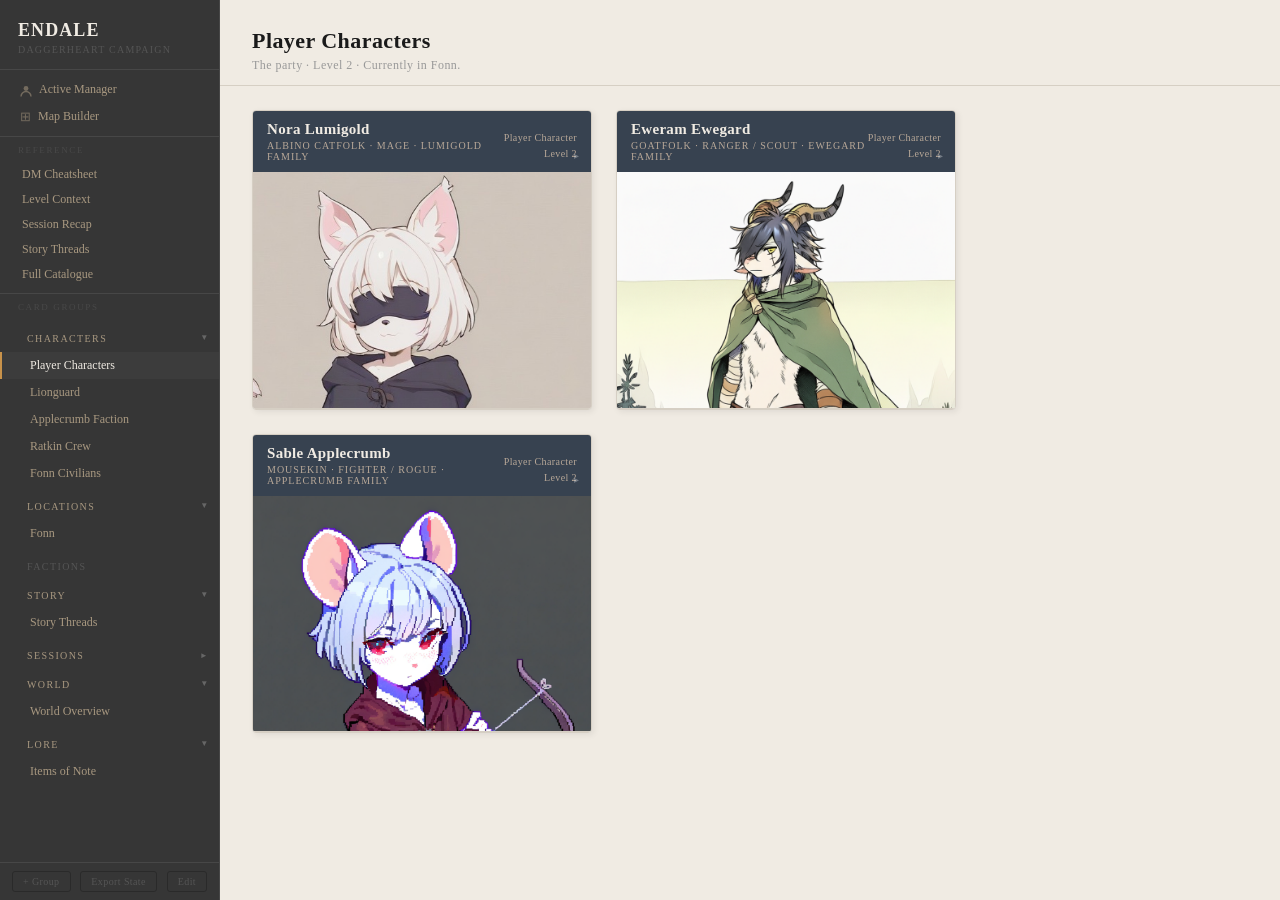
<file: index.html>
<!DOCTYPE html>
<html lang="en">
<head>
  <meta charset="utf-8">
  <meta name="viewport" content="width=device-width, initial-scale=1">
  <title>Endale</title>
  <link rel="stylesheet" href="css/main.css">
  <link rel="stylesheet" href="css/cards.css">
  <link rel="stylesheet" href="css/board.css">
  <link rel="stylesheet" href="css/themes.css">
  <link rel="stylesheet" href="css/mapbuilder.css">
</head>
<body>

<div id="shell">

  <nav id="sidebar">
    <div class="site-brand">
      <div class="site-title">Endale</div>
      <div class="site-tagline">Daggerheart Campaign</div>
    </div>
    <div id="core-nav"></div>
    <div class="nav-sep-label">Reference</div>
    <div id="ref-nav"></div>
    <div class="nav-sep-label nav-sep-label-groups">Card Groups</div>
    <div id="nav-tree"></div>
    <div id="sidebar-footer">
      <button id="nav-add-section-btn" class="sidebar-footer-btn">+ Group</button>
      <button id="nav-export-state-btn" class="sidebar-footer-btn" title="Export all local changes to endale-state.json for use with bake_state.py">Export State</button>
      <button id="nav-edit-btn" class="sidebar-footer-btn">Edit</button>
    </div>
  </nav>

  <main id="content">
    <div id="page-header">
      <h1 id="page-title"></h1>
      <p id="page-subtitle"></p>
    </div>
    <div id="page-body"></div>
  </main>

</div>

<!-- ── Card creation wizard (shared across all pages) ── -->
<div id="card-wizard" class="board-modal hidden">
  <div class="board-wizard-inner">
    <div class="board-modal-header">
      <span class="board-modal-title">New Card</span>
      <div class="wiz-steps">
        <span id="wiz-step-1" class="wiz-step active">1</span>
        <span class="wiz-step-line"></span>
        <span id="wiz-step-2" class="wiz-step">2</span>
      </div>
      <button id="card-wizard-close" class="board-modal-close-btn">✕</button>
    </div>
    <div id="card-wizard-body" class="board-wizard-body"></div>
  </div>
</div>

<!-- ── Baked state (generated by bake_state.py) ── -->
<script src="data/state/local-state.js"></script>

<!-- ── App ── -->
<script src="js/themes.js"></script>
<script src="js/cards.js"></script>
<script src="js/mapbuilder.js"></script>
<script src="js/art-manifest.js"></script>
<script src="js/images.js"></script>
<script src="js/board.js"></script>
<script src="js/app.js"></script>

<!-- ── Data files — add new pages here as they are created ── -->
<!-- Characters -->
<script src="data/characters/player-characters.js"></script>
<script src="data/characters/player-families.js"></script>
<script src="data/characters/key-individuals.js"></script>
<script src="data/characters/lionguard.js"></script>
<script src="data/characters/applecrumb-faction.js"></script>
<script src="data/characters/ratkin.js"></script>
<script src="data/characters/fonn-civilians.js"></script>
<!-- Locations -->
<script src="data/locations/fonn.js"></script>
<!-- Story -->
<script src="data/story/threads.js"></script>
<!-- Sessions -->
<script src="data/sessions/recap.js"></script>
<script src="data/sessions/log.js"></script>
<script src="data/sessions/board.js"></script>
<!-- World -->
<script src="data/world/overview.js"></script>
<!-- Lore -->
<script src="data/lore/items.js"></script>
<!-- Rules -->
<script src="data/rules/dm-cheatsheet.js"></script>
<script src="data/rules/level-context.js"></script>

</body>
</html>
</file>
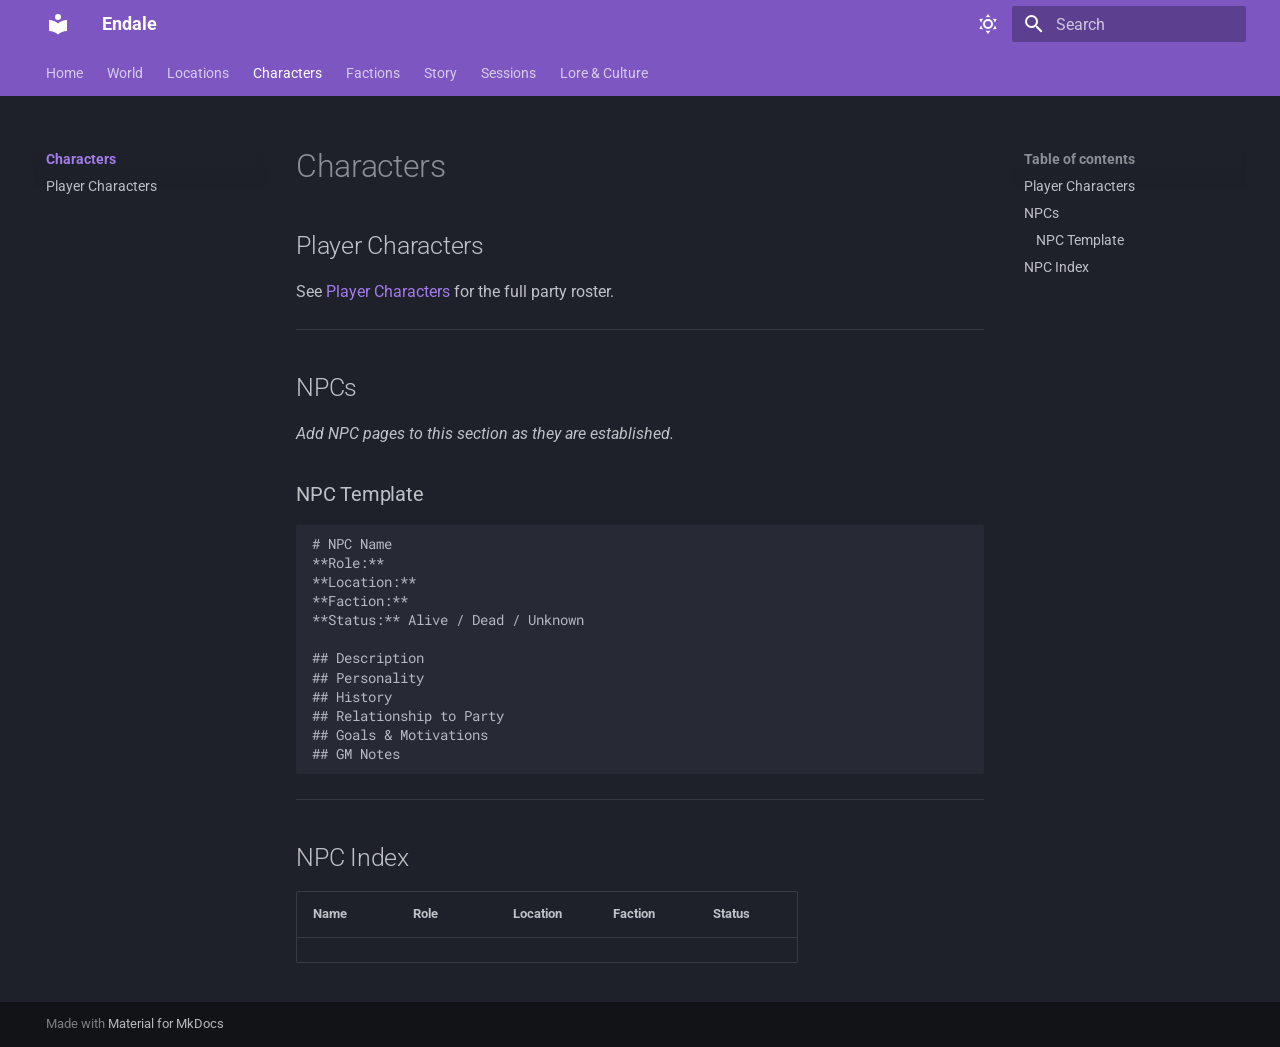
<file: characters/index.html>
<!doctype html>
<html lang="en" class="no-js">
  <head>
    
      <meta charset="utf-8">
      <meta name="viewport" content="width=device-width,initial-scale=1">
      
        <meta name="description" content="The world of Endale — campaign wiki for Daggerheart">
      
      
      
      
        <link rel="prev" href="../locations/">
      
      
        <link rel="next" href="pcs/">
      
      
        
      
      
      <link rel="icon" href="../assets/images/favicon.png">
      <meta name="generator" content="mkdocs-1.6.1, mkdocs-material-9.7.6">
    
    
      
        <title>Characters - Endale</title>
      
    
    
      <link rel="stylesheet" href="../assets/stylesheets/main.484c7ddc.min.css">
      
        
        <link rel="stylesheet" href="../assets/stylesheets/palette.ab4e12ef.min.css">
      
      


    
    
      
    
    
      
        
        
        <link rel="preconnect" href="https://fonts.gstatic.com" crossorigin>
        <link rel="stylesheet" href="https://fonts.googleapis.com/css?family=Roboto:300,300i,400,400i,700,700i%7CRoboto+Mono:400,400i,700,700i&display=fallback">
        <style>:root{--md-text-font:"Roboto";--md-code-font:"Roboto Mono"}</style>
      
    
    
    <script>__md_scope=new URL("..",location),__md_hash=e=>[...e].reduce(((e,_)=>(e<<5)-e+_.charCodeAt(0)),0),__md_get=(e,_=localStorage,t=__md_scope)=>JSON.parse(_.getItem(t.pathname+"."+e)),__md_set=(e,_,t=localStorage,a=__md_scope)=>{try{t.setItem(a.pathname+"."+e,JSON.stringify(_))}catch(e){}}</script>
    
      

    
    
  </head>
  
  
    
    
      
    
    
    
    
    <body dir="ltr" data-md-color-scheme="slate" data-md-color-primary="deep-purple" data-md-color-accent="amber">
  
    
    <input class="md-toggle" data-md-toggle="drawer" type="checkbox" id="__drawer" autocomplete="off">
    <input class="md-toggle" data-md-toggle="search" type="checkbox" id="__search" autocomplete="off">
    <label class="md-overlay" for="__drawer"></label>
    <div data-md-component="skip">
      
        
        <a href="#characters" class="md-skip">
          Skip to content
        </a>
      
    </div>
    <div data-md-component="announce">
      
    </div>
    
    
      

<header class="md-header" data-md-component="header">
  <nav class="md-header__inner md-grid" aria-label="Header">
    <a href=".." title="Endale" class="md-header__button md-logo" aria-label="Endale" data-md-component="logo">
      
  
  <svg xmlns="http://www.w3.org/2000/svg" viewBox="0 0 24 24"><path d="M12 8a3 3 0 0 0 3-3 3 3 0 0 0-3-3 3 3 0 0 0-3 3 3 3 0 0 0 3 3m0 3.54C9.64 9.35 6.5 8 3 8v11c3.5 0 6.64 1.35 9 3.54 2.36-2.19 5.5-3.54 9-3.54V8c-3.5 0-6.64 1.35-9 3.54"/></svg>

    </a>
    <label class="md-header__button md-icon" for="__drawer">
      
      <svg xmlns="http://www.w3.org/2000/svg" viewBox="0 0 24 24"><path d="M3 6h18v2H3zm0 5h18v2H3zm0 5h18v2H3z"/></svg>
    </label>
    <div class="md-header__title" data-md-component="header-title">
      <div class="md-header__ellipsis">
        <div class="md-header__topic">
          <span class="md-ellipsis">
            Endale
          </span>
        </div>
        <div class="md-header__topic" data-md-component="header-topic">
          <span class="md-ellipsis">
            
              Characters
            
          </span>
        </div>
      </div>
    </div>
    
      
        <form class="md-header__option" data-md-component="palette">
  
    
    
    
    <input class="md-option" data-md-color-media="" data-md-color-scheme="slate" data-md-color-primary="deep-purple" data-md-color-accent="amber"  aria-label="Switch to light mode"  type="radio" name="__palette" id="__palette_0">
    
      <label class="md-header__button md-icon" title="Switch to light mode" for="__palette_1" hidden>
        <svg xmlns="http://www.w3.org/2000/svg" viewBox="0 0 24 24"><path d="M12 7a5 5 0 0 1 5 5 5 5 0 0 1-5 5 5 5 0 0 1-5-5 5 5 0 0 1 5-5m0 2a3 3 0 0 0-3 3 3 3 0 0 0 3 3 3 3 0 0 0 3-3 3 3 0 0 0-3-3m0-7 2.39 3.42C13.65 5.15 12.84 5 12 5s-1.65.15-2.39.42zM3.34 7l4.16-.35A7.2 7.2 0 0 0 5.94 8.5c-.44.74-.69 1.5-.83 2.29zm.02 10 1.76-3.77a7.131 7.131 0 0 0 2.38 4.14zM20.65 7l-1.77 3.79a7.02 7.02 0 0 0-2.38-4.15zm-.01 10-4.14.36c.59-.51 1.12-1.14 1.54-1.86.42-.73.69-1.5.83-2.29zM12 22l-2.41-3.44c.74.27 1.55.44 2.41.44.82 0 1.63-.17 2.37-.44z"/></svg>
      </label>
    
  
    
    
    
    <input class="md-option" data-md-color-media="" data-md-color-scheme="default" data-md-color-primary="deep-purple" data-md-color-accent="amber"  aria-label="Switch to dark mode"  type="radio" name="__palette" id="__palette_1">
    
      <label class="md-header__button md-icon" title="Switch to dark mode" for="__palette_0" hidden>
        <svg xmlns="http://www.w3.org/2000/svg" viewBox="0 0 24 24"><path d="m17.75 4.09-2.53 1.94.91 3.06-2.63-1.81-2.63 1.81.91-3.06-2.53-1.94L12.44 4l1.06-3 1.06 3zm3.5 6.91-1.64 1.25.59 1.98-1.7-1.17-1.7 1.17.59-1.98L15.75 11l2.06-.05L18.5 9l.69 1.95zm-2.28 4.95c.83-.08 1.72 1.1 1.19 1.85-.32.45-.66.87-1.08 1.27C15.17 23 8.84 23 4.94 19.07c-3.91-3.9-3.91-10.24 0-14.14.4-.4.82-.76 1.27-1.08.75-.53 1.93.36 1.85 1.19-.27 2.86.69 5.83 2.89 8.02a9.96 9.96 0 0 0 8.02 2.89m-1.64 2.02a12.08 12.08 0 0 1-7.8-3.47c-2.17-2.19-3.33-5-3.49-7.82-2.81 3.14-2.7 7.96.31 10.98 3.02 3.01 7.84 3.12 10.98.31"/></svg>
      </label>
    
  
</form>
      
    
    
      <script>var palette=__md_get("__palette");if(palette&&palette.color){if("(prefers-color-scheme)"===palette.color.media){var media=matchMedia("(prefers-color-scheme: light)"),input=document.querySelector(media.matches?"[data-md-color-media='(prefers-color-scheme: light)']":"[data-md-color-media='(prefers-color-scheme: dark)']");palette.color.media=input.getAttribute("data-md-color-media"),palette.color.scheme=input.getAttribute("data-md-color-scheme"),palette.color.primary=input.getAttribute("data-md-color-primary"),palette.color.accent=input.getAttribute("data-md-color-accent")}for(var[key,value]of Object.entries(palette.color))document.body.setAttribute("data-md-color-"+key,value)}</script>
    
    
    
      
      
        <label class="md-header__button md-icon" for="__search">
          
          <svg xmlns="http://www.w3.org/2000/svg" viewBox="0 0 24 24"><path d="M9.5 3A6.5 6.5 0 0 1 16 9.5c0 1.61-.59 3.09-1.56 4.23l.27.27h.79l5 5-1.5 1.5-5-5v-.79l-.27-.27A6.52 6.52 0 0 1 9.5 16 6.5 6.5 0 0 1 3 9.5 6.5 6.5 0 0 1 9.5 3m0 2C7 5 5 7 5 9.5S7 14 9.5 14 14 12 14 9.5 12 5 9.5 5"/></svg>
        </label>
        <div class="md-search" data-md-component="search" role="dialog">
  <label class="md-search__overlay" for="__search"></label>
  <div class="md-search__inner" role="search">
    <form class="md-search__form" name="search">
      <input type="text" class="md-search__input" name="query" aria-label="Search" placeholder="Search" autocapitalize="off" autocorrect="off" autocomplete="off" spellcheck="false" data-md-component="search-query" required>
      <label class="md-search__icon md-icon" for="__search">
        
        <svg xmlns="http://www.w3.org/2000/svg" viewBox="0 0 24 24"><path d="M9.5 3A6.5 6.5 0 0 1 16 9.5c0 1.61-.59 3.09-1.56 4.23l.27.27h.79l5 5-1.5 1.5-5-5v-.79l-.27-.27A6.52 6.52 0 0 1 9.5 16 6.5 6.5 0 0 1 3 9.5 6.5 6.5 0 0 1 9.5 3m0 2C7 5 5 7 5 9.5S7 14 9.5 14 14 12 14 9.5 12 5 9.5 5"/></svg>
        
        <svg xmlns="http://www.w3.org/2000/svg" viewBox="0 0 24 24"><path d="M20 11v2H8l5.5 5.5-1.42 1.42L4.16 12l7.92-7.92L13.5 5.5 8 11z"/></svg>
      </label>
      <nav class="md-search__options" aria-label="Search">
        
        <button type="reset" class="md-search__icon md-icon" title="Clear" aria-label="Clear" tabindex="-1">
          
          <svg xmlns="http://www.w3.org/2000/svg" viewBox="0 0 24 24"><path d="M19 6.41 17.59 5 12 10.59 6.41 5 5 6.41 10.59 12 5 17.59 6.41 19 12 13.41 17.59 19 19 17.59 13.41 12z"/></svg>
        </button>
      </nav>
      
        <div class="md-search__suggest" data-md-component="search-suggest"></div>
      
    </form>
    <div class="md-search__output">
      <div class="md-search__scrollwrap" tabindex="0" data-md-scrollfix>
        <div class="md-search-result" data-md-component="search-result">
          <div class="md-search-result__meta">
            Initializing search
          </div>
          <ol class="md-search-result__list" role="presentation"></ol>
        </div>
      </div>
    </div>
  </div>
</div>
      
    
    
  </nav>
  
</header>
    
    <div class="md-container" data-md-component="container">
      
      
        
          
            
<nav class="md-tabs" aria-label="Tabs" data-md-component="tabs">
  <div class="md-grid">
    <ul class="md-tabs__list">
      
        
  
  
  
  
    <li class="md-tabs__item">
      <a href=".." class="md-tabs__link">
        
  
  
    
  
  Home

      </a>
    </li>
  

      
        
  
  
  
  
    
    
      <li class="md-tabs__item">
        <a href="../world/" class="md-tabs__link">
          
  
  
    
  
  World

        </a>
      </li>
    
  

      
        
  
  
  
  
    
    
      <li class="md-tabs__item">
        <a href="../locations/" class="md-tabs__link">
          
  
  
    
  
  Locations

        </a>
      </li>
    
  

      
        
  
  
  
    
  
  
    
    
      <li class="md-tabs__item md-tabs__item--active">
        <a href="./" class="md-tabs__link">
          
  
  
    
  
  Characters

        </a>
      </li>
    
  

      
        
  
  
  
  
    
    
      <li class="md-tabs__item">
        <a href="../factions/" class="md-tabs__link">
          
  
  
    
  
  Factions

        </a>
      </li>
    
  

      
        
  
  
  
  
    
    
      <li class="md-tabs__item">
        <a href="../story/" class="md-tabs__link">
          
  
  
    
  
  Story

        </a>
      </li>
    
  

      
        
  
  
  
  
    
    
      <li class="md-tabs__item">
        <a href="../sessions/" class="md-tabs__link">
          
  
  
    
  
  Sessions

        </a>
      </li>
    
  

      
        
  
  
  
  
    
    
      <li class="md-tabs__item">
        <a href="../lore/" class="md-tabs__link">
          
  
  
    
  
  Lore & Culture

        </a>
      </li>
    
  

      
    </ul>
  </div>
</nav>
          
        
      
      <main class="md-main" data-md-component="main">
        <div class="md-main__inner md-grid">
          
            
              
              <div class="md-sidebar md-sidebar--primary" data-md-component="sidebar" data-md-type="navigation" >
                <div class="md-sidebar__scrollwrap">
                  <div class="md-sidebar__inner">
                    


  


<nav class="md-nav md-nav--primary md-nav--lifted" aria-label="Navigation" data-md-level="0">
  <label class="md-nav__title" for="__drawer">
    <a href=".." title="Endale" class="md-nav__button md-logo" aria-label="Endale" data-md-component="logo">
      
  
  <svg xmlns="http://www.w3.org/2000/svg" viewBox="0 0 24 24"><path d="M12 8a3 3 0 0 0 3-3 3 3 0 0 0-3-3 3 3 0 0 0-3 3 3 3 0 0 0 3 3m0 3.54C9.64 9.35 6.5 8 3 8v11c3.5 0 6.64 1.35 9 3.54 2.36-2.19 5.5-3.54 9-3.54V8c-3.5 0-6.64 1.35-9 3.54"/></svg>

    </a>
    Endale
  </label>
  
  <ul class="md-nav__list" data-md-scrollfix>
    
      
      
  
  
  
  
    <li class="md-nav__item">
      <a href=".." class="md-nav__link">
        
  
  
  <span class="md-ellipsis">
    
  
    Home
  

    
  </span>
  
  

      </a>
    </li>
  

    
      
      
  
  
  
  
    
    
      
        
          
        
      
        
      
        
      
        
      
    
    
    
      
      
        
      
    
    
    <li class="md-nav__item md-nav__item--nested">
      
        
        
        <input class="md-nav__toggle md-toggle " type="checkbox" id="__nav_2" >
        
          
          <div class="md-nav__link md-nav__container">
            <a href="../world/" class="md-nav__link ">
              
  
  
  <span class="md-ellipsis">
    
  
    World
  

    
  </span>
  
  

            </a>
            
              
              <label class="md-nav__link " for="__nav_2" id="__nav_2_label" tabindex="0">
                <span class="md-nav__icon md-icon"></span>
              </label>
            
          </div>
        
        <nav class="md-nav" data-md-level="1" aria-labelledby="__nav_2_label" aria-expanded="false">
          <label class="md-nav__title" for="__nav_2">
            <span class="md-nav__icon md-icon"></span>
            
  
    World
  

          </label>
          <ul class="md-nav__list" data-md-scrollfix>
            
              
            
              
                
  
  
  
  
    <li class="md-nav__item">
      <a href="../world/history/" class="md-nav__link">
        
  
  
  <span class="md-ellipsis">
    
  
    History
  

    
  </span>
  
  

      </a>
    </li>
  

              
            
              
                
  
  
  
  
    <li class="md-nav__item">
      <a href="../world/geography/" class="md-nav__link">
        
  
  
  <span class="md-ellipsis">
    
  
    Geography
  

    
  </span>
  
  

      </a>
    </li>
  

              
            
              
                
  
  
  
  
    <li class="md-nav__item">
      <a href="../world/cosmology/" class="md-nav__link">
        
  
  
  <span class="md-ellipsis">
    
  
    Cosmology
  

    
  </span>
  
  

      </a>
    </li>
  

              
            
          </ul>
        </nav>
      
    </li>
  

    
      
      
  
  
  
  
    
    
      
        
          
        
      
    
    
    
      
      
        
      
    
    
    <li class="md-nav__item md-nav__item--nested">
      
        
        
        <input class="md-nav__toggle md-toggle " type="checkbox" id="__nav_3" >
        
          
          <div class="md-nav__link md-nav__container">
            <a href="../locations/" class="md-nav__link ">
              
  
  
  <span class="md-ellipsis">
    
  
    Locations
  

    
  </span>
  
  

            </a>
            
          </div>
        
        <nav class="md-nav" data-md-level="1" aria-labelledby="__nav_3_label" aria-expanded="false">
          <label class="md-nav__title" for="__nav_3">
            <span class="md-nav__icon md-icon"></span>
            
  
    Locations
  

          </label>
          <ul class="md-nav__list" data-md-scrollfix>
            
              
            
          </ul>
        </nav>
      
    </li>
  

    
      
      
  
  
    
  
  
  
    
    
      
        
          
        
      
        
      
    
    
    
      
        
        
      
      
        
      
    
    
    <li class="md-nav__item md-nav__item--active md-nav__item--section md-nav__item--nested">
      
        
        
        <input class="md-nav__toggle md-toggle " type="checkbox" id="__nav_4" checked>
        
          
          <div class="md-nav__link md-nav__container">
            <a href="./" class="md-nav__link md-nav__link--active">
              
  
  
  <span class="md-ellipsis">
    
  
    Characters
  

    
  </span>
  
  

            </a>
            
              
              <label class="md-nav__link md-nav__link--active" for="__nav_4" id="__nav_4_label" tabindex="">
                <span class="md-nav__icon md-icon"></span>
              </label>
            
          </div>
        
        <nav class="md-nav" data-md-level="1" aria-labelledby="__nav_4_label" aria-expanded="true">
          <label class="md-nav__title" for="__nav_4">
            <span class="md-nav__icon md-icon"></span>
            
  
    Characters
  

          </label>
          <ul class="md-nav__list" data-md-scrollfix>
            
              
            
              
                
  
  
  
  
    <li class="md-nav__item">
      <a href="pcs/" class="md-nav__link">
        
  
  
  <span class="md-ellipsis">
    
  
    Player Characters
  

    
  </span>
  
  

      </a>
    </li>
  

              
            
          </ul>
        </nav>
      
    </li>
  

    
      
      
  
  
  
  
    
    
      
        
          
        
      
    
    
    
      
      
        
      
    
    
    <li class="md-nav__item md-nav__item--nested">
      
        
        
        <input class="md-nav__toggle md-toggle " type="checkbox" id="__nav_5" >
        
          
          <div class="md-nav__link md-nav__container">
            <a href="../factions/" class="md-nav__link ">
              
  
  
  <span class="md-ellipsis">
    
  
    Factions
  

    
  </span>
  
  

            </a>
            
          </div>
        
        <nav class="md-nav" data-md-level="1" aria-labelledby="__nav_5_label" aria-expanded="false">
          <label class="md-nav__title" for="__nav_5">
            <span class="md-nav__icon md-icon"></span>
            
  
    Factions
  

          </label>
          <ul class="md-nav__list" data-md-scrollfix>
            
              
            
          </ul>
        </nav>
      
    </li>
  

    
      
      
  
  
  
  
    
    
      
        
          
        
      
        
      
        
      
    
    
    
      
      
        
      
    
    
    <li class="md-nav__item md-nav__item--nested">
      
        
        
        <input class="md-nav__toggle md-toggle " type="checkbox" id="__nav_6" >
        
          
          <div class="md-nav__link md-nav__container">
            <a href="../story/" class="md-nav__link ">
              
  
  
  <span class="md-ellipsis">
    
  
    Story
  

    
  </span>
  
  

            </a>
            
              
              <label class="md-nav__link " for="__nav_6" id="__nav_6_label" tabindex="0">
                <span class="md-nav__icon md-icon"></span>
              </label>
            
          </div>
        
        <nav class="md-nav" data-md-level="1" aria-labelledby="__nav_6_label" aria-expanded="false">
          <label class="md-nav__title" for="__nav_6">
            <span class="md-nav__icon md-icon"></span>
            
  
    Story
  

          </label>
          <ul class="md-nav__list" data-md-scrollfix>
            
              
            
              
                
  
  
  
  
    <li class="md-nav__item">
      <a href="../story/threads/" class="md-nav__link">
        
  
  
  <span class="md-ellipsis">
    
  
    Active Threads
  

    
  </span>
  
  

      </a>
    </li>
  

              
            
              
                
  
  
  
  
    <li class="md-nav__item">
      <a href="../story/arcs/" class="md-nav__link">
        
  
  
  <span class="md-ellipsis">
    
  
    Arcs
  

    
  </span>
  
  

      </a>
    </li>
  

              
            
          </ul>
        </nav>
      
    </li>
  

    
      
      
  
  
  
  
    
    
      
        
          
        
      
    
    
    
      
      
        
      
    
    
    <li class="md-nav__item md-nav__item--nested">
      
        
        
        <input class="md-nav__toggle md-toggle " type="checkbox" id="__nav_7" >
        
          
          <div class="md-nav__link md-nav__container">
            <a href="../sessions/" class="md-nav__link ">
              
  
  
  <span class="md-ellipsis">
    
  
    Sessions
  

    
  </span>
  
  

            </a>
            
          </div>
        
        <nav class="md-nav" data-md-level="1" aria-labelledby="__nav_7_label" aria-expanded="false">
          <label class="md-nav__title" for="__nav_7">
            <span class="md-nav__icon md-icon"></span>
            
  
    Sessions
  

          </label>
          <ul class="md-nav__list" data-md-scrollfix>
            
              
            
          </ul>
        </nav>
      
    </li>
  

    
      
      
  
  
  
  
    
    
      
        
          
        
      
    
    
    
      
      
        
      
    
    
    <li class="md-nav__item md-nav__item--nested">
      
        
        
        <input class="md-nav__toggle md-toggle " type="checkbox" id="__nav_8" >
        
          
          <div class="md-nav__link md-nav__container">
            <a href="../lore/" class="md-nav__link ">
              
  
  
  <span class="md-ellipsis">
    
  
    Lore & Culture
  

    
  </span>
  
  

            </a>
            
          </div>
        
        <nav class="md-nav" data-md-level="1" aria-labelledby="__nav_8_label" aria-expanded="false">
          <label class="md-nav__title" for="__nav_8">
            <span class="md-nav__icon md-icon"></span>
            
  
    Lore & Culture
  

          </label>
          <ul class="md-nav__list" data-md-scrollfix>
            
              
            
          </ul>
        </nav>
      
    </li>
  

    
  </ul>
</nav>
                  </div>
                </div>
              </div>
            
            
              
              <div class="md-sidebar md-sidebar--secondary" data-md-component="sidebar" data-md-type="toc" >
                <div class="md-sidebar__scrollwrap">
                  <div class="md-sidebar__inner">
                    

<nav class="md-nav md-nav--secondary" aria-label="Table of contents">
  
  
  
    
  
  
    <label class="md-nav__title" for="__toc">
      <span class="md-nav__icon md-icon"></span>
      Table of contents
    </label>
    <ul class="md-nav__list" data-md-component="toc" data-md-scrollfix>
      
        <li class="md-nav__item">
  <a href="#player-characters" class="md-nav__link">
    <span class="md-ellipsis">
      
        Player Characters
      
    </span>
  </a>
  
</li>
      
        <li class="md-nav__item">
  <a href="#npcs" class="md-nav__link">
    <span class="md-ellipsis">
      
        NPCs
      
    </span>
  </a>
  
    <nav class="md-nav" aria-label="NPCs">
      <ul class="md-nav__list">
        
          <li class="md-nav__item">
  <a href="#npc-template" class="md-nav__link">
    <span class="md-ellipsis">
      
        NPC Template
      
    </span>
  </a>
  
</li>
        
      </ul>
    </nav>
  
</li>
      
        <li class="md-nav__item">
  <a href="#npc-index" class="md-nav__link">
    <span class="md-ellipsis">
      
        NPC Index
      
    </span>
  </a>
  
</li>
      
    </ul>
  
</nav>
                  </div>
                </div>
              </div>
            
          
          
            <div class="md-content" data-md-component="content">
              
              <article class="md-content__inner md-typeset">
                
                  



<h1 id="characters">Characters<a class="headerlink" href="#characters" title="Permanent link">&para;</a></h1>
<h2 id="player-characters">Player Characters<a class="headerlink" href="#player-characters" title="Permanent link">&para;</a></h2>
<p>See <a href="pcs/">Player Characters</a> for the full party roster.</p>
<hr />
<h2 id="npcs">NPCs<a class="headerlink" href="#npcs" title="Permanent link">&para;</a></h2>
<p><em>Add NPC pages to this section as they are established.</em></p>
<h3 id="npc-template">NPC Template<a class="headerlink" href="#npc-template" title="Permanent link">&para;</a></h3>
<div class="highlight"><pre><span></span><code># NPC Name
**Role:**
**Location:**
**Faction:**
**Status:** Alive / Dead / Unknown

## Description
## Personality
## History
## Relationship to Party
## Goals &amp; Motivations
## GM Notes
</code></pre></div>
<hr />
<h2 id="npc-index">NPC Index<a class="headerlink" href="#npc-index" title="Permanent link">&para;</a></h2>
<table>
<thead>
<tr>
<th>Name</th>
<th>Role</th>
<th>Location</th>
<th>Faction</th>
<th>Status</th>
</tr>
</thead>
<tbody>
<tr>
<td></td>
<td></td>
<td></td>
<td></td>
<td></td>
</tr>
</tbody>
</table>












                
              </article>
            </div>
          
          
  <script>var tabs=__md_get("__tabs");if(Array.isArray(tabs))e:for(var set of document.querySelectorAll(".tabbed-set")){var labels=set.querySelector(".tabbed-labels");for(var tab of tabs)for(var label of labels.getElementsByTagName("label"))if(label.innerText.trim()===tab){var input=document.getElementById(label.htmlFor);input.checked=!0;continue e}}</script>

<script>var target=document.getElementById(location.hash.slice(1));target&&target.name&&(target.checked=target.name.startsWith("__tabbed_"))</script>
        </div>
        
          <button type="button" class="md-top md-icon" data-md-component="top" hidden>
  
  <svg xmlns="http://www.w3.org/2000/svg" viewBox="0 0 24 24"><path d="M13 20h-2V8l-5.5 5.5-1.42-1.42L12 4.16l7.92 7.92-1.42 1.42L13 8z"/></svg>
  Back to top
</button>
        
      </main>
      
        <footer class="md-footer">
  
  <div class="md-footer-meta md-typeset">
    <div class="md-footer-meta__inner md-grid">
      <div class="md-copyright">
  
  
    Made with
    <a href="https://squidfunk.github.io/mkdocs-material/" target="_blank" rel="noopener">
      Material for MkDocs
    </a>
  
</div>
      
    </div>
  </div>
</footer>
      
    </div>
    <div class="md-dialog" data-md-component="dialog">
      <div class="md-dialog__inner md-typeset"></div>
    </div>
    
    
    
      
      
      <script id="__config" type="application/json">{"annotate": null, "base": "..", "features": ["navigation.tabs", "navigation.sections", "navigation.indexes", "navigation.top", "search.suggest", "search.highlight", "content.tabs.link"], "search": "../assets/javascripts/workers/search.2c215733.min.js", "tags": null, "translations": {"clipboard.copied": "Copied to clipboard", "clipboard.copy": "Copy to clipboard", "search.result.more.one": "1 more on this page", "search.result.more.other": "# more on this page", "search.result.none": "No matching documents", "search.result.one": "1 matching document", "search.result.other": "# matching documents", "search.result.placeholder": "Type to start searching", "search.result.term.missing": "Missing", "select.version": "Select version"}, "version": null}</script>
    
    
      <script src="../assets/javascripts/bundle.79ae519e.min.js"></script>
      
    
  </body>
</html>
</file>
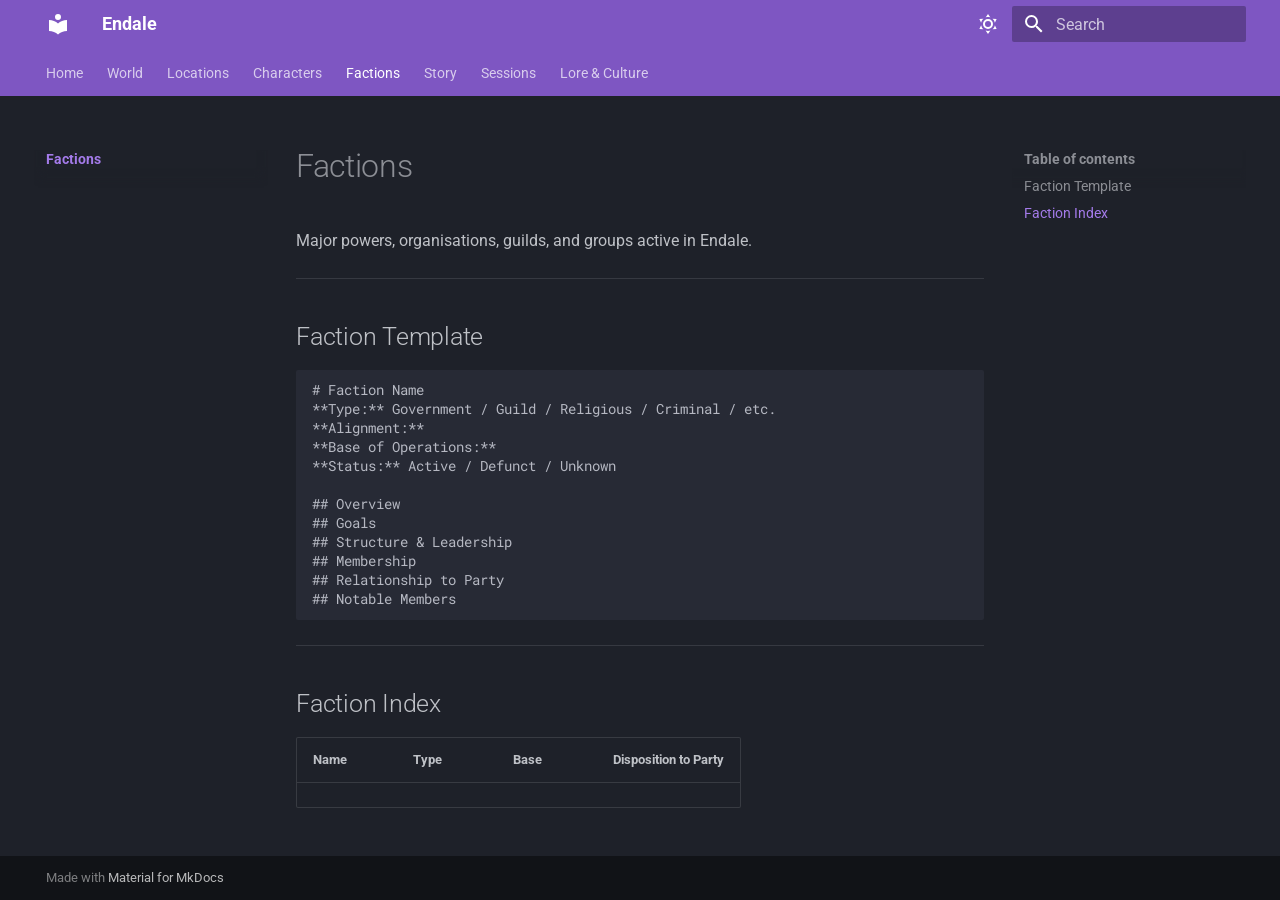
<file: factions/index.html>
<!doctype html>
<html lang="en" class="no-js">
  <head>
    
      <meta charset="utf-8">
      <meta name="viewport" content="width=device-width,initial-scale=1">
      
        <meta name="description" content="The world of Endale — campaign wiki for Daggerheart">
      
      
      
      
        <link rel="prev" href="../characters/pcs/">
      
      
        <link rel="next" href="../story/">
      
      
        
      
      
      <link rel="icon" href="../assets/images/favicon.png">
      <meta name="generator" content="mkdocs-1.6.1, mkdocs-material-9.7.6">
    
    
      
        <title>Factions - Endale</title>
      
    
    
      <link rel="stylesheet" href="../assets/stylesheets/main.484c7ddc.min.css">
      
        
        <link rel="stylesheet" href="../assets/stylesheets/palette.ab4e12ef.min.css">
      
      


    
    
      
    
    
      
        
        
        <link rel="preconnect" href="https://fonts.gstatic.com" crossorigin>
        <link rel="stylesheet" href="https://fonts.googleapis.com/css?family=Roboto:300,300i,400,400i,700,700i%7CRoboto+Mono:400,400i,700,700i&display=fallback">
        <style>:root{--md-text-font:"Roboto";--md-code-font:"Roboto Mono"}</style>
      
    
    
    <script>__md_scope=new URL("..",location),__md_hash=e=>[...e].reduce(((e,_)=>(e<<5)-e+_.charCodeAt(0)),0),__md_get=(e,_=localStorage,t=__md_scope)=>JSON.parse(_.getItem(t.pathname+"."+e)),__md_set=(e,_,t=localStorage,a=__md_scope)=>{try{t.setItem(a.pathname+"."+e,JSON.stringify(_))}catch(e){}}</script>
    
      

    
    
  </head>
  
  
    
    
      
    
    
    
    
    <body dir="ltr" data-md-color-scheme="slate" data-md-color-primary="deep-purple" data-md-color-accent="amber">
  
    
    <input class="md-toggle" data-md-toggle="drawer" type="checkbox" id="__drawer" autocomplete="off">
    <input class="md-toggle" data-md-toggle="search" type="checkbox" id="__search" autocomplete="off">
    <label class="md-overlay" for="__drawer"></label>
    <div data-md-component="skip">
      
        
        <a href="#factions" class="md-skip">
          Skip to content
        </a>
      
    </div>
    <div data-md-component="announce">
      
    </div>
    
    
      

<header class="md-header" data-md-component="header">
  <nav class="md-header__inner md-grid" aria-label="Header">
    <a href=".." title="Endale" class="md-header__button md-logo" aria-label="Endale" data-md-component="logo">
      
  
  <svg xmlns="http://www.w3.org/2000/svg" viewBox="0 0 24 24"><path d="M12 8a3 3 0 0 0 3-3 3 3 0 0 0-3-3 3 3 0 0 0-3 3 3 3 0 0 0 3 3m0 3.54C9.64 9.35 6.5 8 3 8v11c3.5 0 6.64 1.35 9 3.54 2.36-2.19 5.5-3.54 9-3.54V8c-3.5 0-6.64 1.35-9 3.54"/></svg>

    </a>
    <label class="md-header__button md-icon" for="__drawer">
      
      <svg xmlns="http://www.w3.org/2000/svg" viewBox="0 0 24 24"><path d="M3 6h18v2H3zm0 5h18v2H3zm0 5h18v2H3z"/></svg>
    </label>
    <div class="md-header__title" data-md-component="header-title">
      <div class="md-header__ellipsis">
        <div class="md-header__topic">
          <span class="md-ellipsis">
            Endale
          </span>
        </div>
        <div class="md-header__topic" data-md-component="header-topic">
          <span class="md-ellipsis">
            
              Factions
            
          </span>
        </div>
      </div>
    </div>
    
      
        <form class="md-header__option" data-md-component="palette">
  
    
    
    
    <input class="md-option" data-md-color-media="" data-md-color-scheme="slate" data-md-color-primary="deep-purple" data-md-color-accent="amber"  aria-label="Switch to light mode"  type="radio" name="__palette" id="__palette_0">
    
      <label class="md-header__button md-icon" title="Switch to light mode" for="__palette_1" hidden>
        <svg xmlns="http://www.w3.org/2000/svg" viewBox="0 0 24 24"><path d="M12 7a5 5 0 0 1 5 5 5 5 0 0 1-5 5 5 5 0 0 1-5-5 5 5 0 0 1 5-5m0 2a3 3 0 0 0-3 3 3 3 0 0 0 3 3 3 3 0 0 0 3-3 3 3 0 0 0-3-3m0-7 2.39 3.42C13.65 5.15 12.84 5 12 5s-1.65.15-2.39.42zM3.34 7l4.16-.35A7.2 7.2 0 0 0 5.94 8.5c-.44.74-.69 1.5-.83 2.29zm.02 10 1.76-3.77a7.131 7.131 0 0 0 2.38 4.14zM20.65 7l-1.77 3.79a7.02 7.02 0 0 0-2.38-4.15zm-.01 10-4.14.36c.59-.51 1.12-1.14 1.54-1.86.42-.73.69-1.5.83-2.29zM12 22l-2.41-3.44c.74.27 1.55.44 2.41.44.82 0 1.63-.17 2.37-.44z"/></svg>
      </label>
    
  
    
    
    
    <input class="md-option" data-md-color-media="" data-md-color-scheme="default" data-md-color-primary="deep-purple" data-md-color-accent="amber"  aria-label="Switch to dark mode"  type="radio" name="__palette" id="__palette_1">
    
      <label class="md-header__button md-icon" title="Switch to dark mode" for="__palette_0" hidden>
        <svg xmlns="http://www.w3.org/2000/svg" viewBox="0 0 24 24"><path d="m17.75 4.09-2.53 1.94.91 3.06-2.63-1.81-2.63 1.81.91-3.06-2.53-1.94L12.44 4l1.06-3 1.06 3zm3.5 6.91-1.64 1.25.59 1.98-1.7-1.17-1.7 1.17.59-1.98L15.75 11l2.06-.05L18.5 9l.69 1.95zm-2.28 4.95c.83-.08 1.72 1.1 1.19 1.85-.32.45-.66.87-1.08 1.27C15.17 23 8.84 23 4.94 19.07c-3.91-3.9-3.91-10.24 0-14.14.4-.4.82-.76 1.27-1.08.75-.53 1.93.36 1.85 1.19-.27 2.86.69 5.83 2.89 8.02a9.96 9.96 0 0 0 8.02 2.89m-1.64 2.02a12.08 12.08 0 0 1-7.8-3.47c-2.17-2.19-3.33-5-3.49-7.82-2.81 3.14-2.7 7.96.31 10.98 3.02 3.01 7.84 3.12 10.98.31"/></svg>
      </label>
    
  
</form>
      
    
    
      <script>var palette=__md_get("__palette");if(palette&&palette.color){if("(prefers-color-scheme)"===palette.color.media){var media=matchMedia("(prefers-color-scheme: light)"),input=document.querySelector(media.matches?"[data-md-color-media='(prefers-color-scheme: light)']":"[data-md-color-media='(prefers-color-scheme: dark)']");palette.color.media=input.getAttribute("data-md-color-media"),palette.color.scheme=input.getAttribute("data-md-color-scheme"),palette.color.primary=input.getAttribute("data-md-color-primary"),palette.color.accent=input.getAttribute("data-md-color-accent")}for(var[key,value]of Object.entries(palette.color))document.body.setAttribute("data-md-color-"+key,value)}</script>
    
    
    
      
      
        <label class="md-header__button md-icon" for="__search">
          
          <svg xmlns="http://www.w3.org/2000/svg" viewBox="0 0 24 24"><path d="M9.5 3A6.5 6.5 0 0 1 16 9.5c0 1.61-.59 3.09-1.56 4.23l.27.27h.79l5 5-1.5 1.5-5-5v-.79l-.27-.27A6.52 6.52 0 0 1 9.5 16 6.5 6.5 0 0 1 3 9.5 6.5 6.5 0 0 1 9.5 3m0 2C7 5 5 7 5 9.5S7 14 9.5 14 14 12 14 9.5 12 5 9.5 5"/></svg>
        </label>
        <div class="md-search" data-md-component="search" role="dialog">
  <label class="md-search__overlay" for="__search"></label>
  <div class="md-search__inner" role="search">
    <form class="md-search__form" name="search">
      <input type="text" class="md-search__input" name="query" aria-label="Search" placeholder="Search" autocapitalize="off" autocorrect="off" autocomplete="off" spellcheck="false" data-md-component="search-query" required>
      <label class="md-search__icon md-icon" for="__search">
        
        <svg xmlns="http://www.w3.org/2000/svg" viewBox="0 0 24 24"><path d="M9.5 3A6.5 6.5 0 0 1 16 9.5c0 1.61-.59 3.09-1.56 4.23l.27.27h.79l5 5-1.5 1.5-5-5v-.79l-.27-.27A6.52 6.52 0 0 1 9.5 16 6.5 6.5 0 0 1 3 9.5 6.5 6.5 0 0 1 9.5 3m0 2C7 5 5 7 5 9.5S7 14 9.5 14 14 12 14 9.5 12 5 9.5 5"/></svg>
        
        <svg xmlns="http://www.w3.org/2000/svg" viewBox="0 0 24 24"><path d="M20 11v2H8l5.5 5.5-1.42 1.42L4.16 12l7.92-7.92L13.5 5.5 8 11z"/></svg>
      </label>
      <nav class="md-search__options" aria-label="Search">
        
        <button type="reset" class="md-search__icon md-icon" title="Clear" aria-label="Clear" tabindex="-1">
          
          <svg xmlns="http://www.w3.org/2000/svg" viewBox="0 0 24 24"><path d="M19 6.41 17.59 5 12 10.59 6.41 5 5 6.41 10.59 12 5 17.59 6.41 19 12 13.41 17.59 19 19 17.59 13.41 12z"/></svg>
        </button>
      </nav>
      
        <div class="md-search__suggest" data-md-component="search-suggest"></div>
      
    </form>
    <div class="md-search__output">
      <div class="md-search__scrollwrap" tabindex="0" data-md-scrollfix>
        <div class="md-search-result" data-md-component="search-result">
          <div class="md-search-result__meta">
            Initializing search
          </div>
          <ol class="md-search-result__list" role="presentation"></ol>
        </div>
      </div>
    </div>
  </div>
</div>
      
    
    
  </nav>
  
</header>
    
    <div class="md-container" data-md-component="container">
      
      
        
          
            
<nav class="md-tabs" aria-label="Tabs" data-md-component="tabs">
  <div class="md-grid">
    <ul class="md-tabs__list">
      
        
  
  
  
  
    <li class="md-tabs__item">
      <a href=".." class="md-tabs__link">
        
  
  
    
  
  Home

      </a>
    </li>
  

      
        
  
  
  
  
    
    
      <li class="md-tabs__item">
        <a href="../world/" class="md-tabs__link">
          
  
  
    
  
  World

        </a>
      </li>
    
  

      
        
  
  
  
  
    
    
      <li class="md-tabs__item">
        <a href="../locations/" class="md-tabs__link">
          
  
  
    
  
  Locations

        </a>
      </li>
    
  

      
        
  
  
  
  
    
    
      <li class="md-tabs__item">
        <a href="../characters/" class="md-tabs__link">
          
  
  
    
  
  Characters

        </a>
      </li>
    
  

      
        
  
  
  
    
  
  
    
    
      <li class="md-tabs__item md-tabs__item--active">
        <a href="./" class="md-tabs__link">
          
  
  
    
  
  Factions

        </a>
      </li>
    
  

      
        
  
  
  
  
    
    
      <li class="md-tabs__item">
        <a href="../story/" class="md-tabs__link">
          
  
  
    
  
  Story

        </a>
      </li>
    
  

      
        
  
  
  
  
    
    
      <li class="md-tabs__item">
        <a href="../sessions/" class="md-tabs__link">
          
  
  
    
  
  Sessions

        </a>
      </li>
    
  

      
        
  
  
  
  
    
    
      <li class="md-tabs__item">
        <a href="../lore/" class="md-tabs__link">
          
  
  
    
  
  Lore & Culture

        </a>
      </li>
    
  

      
    </ul>
  </div>
</nav>
          
        
      
      <main class="md-main" data-md-component="main">
        <div class="md-main__inner md-grid">
          
            
              
              <div class="md-sidebar md-sidebar--primary" data-md-component="sidebar" data-md-type="navigation" >
                <div class="md-sidebar__scrollwrap">
                  <div class="md-sidebar__inner">
                    


  


<nav class="md-nav md-nav--primary md-nav--lifted" aria-label="Navigation" data-md-level="0">
  <label class="md-nav__title" for="__drawer">
    <a href=".." title="Endale" class="md-nav__button md-logo" aria-label="Endale" data-md-component="logo">
      
  
  <svg xmlns="http://www.w3.org/2000/svg" viewBox="0 0 24 24"><path d="M12 8a3 3 0 0 0 3-3 3 3 0 0 0-3-3 3 3 0 0 0-3 3 3 3 0 0 0 3 3m0 3.54C9.64 9.35 6.5 8 3 8v11c3.5 0 6.64 1.35 9 3.54 2.36-2.19 5.5-3.54 9-3.54V8c-3.5 0-6.64 1.35-9 3.54"/></svg>

    </a>
    Endale
  </label>
  
  <ul class="md-nav__list" data-md-scrollfix>
    
      
      
  
  
  
  
    <li class="md-nav__item">
      <a href=".." class="md-nav__link">
        
  
  
  <span class="md-ellipsis">
    
  
    Home
  

    
  </span>
  
  

      </a>
    </li>
  

    
      
      
  
  
  
  
    
    
      
        
          
        
      
        
      
        
      
        
      
    
    
    
      
      
        
      
    
    
    <li class="md-nav__item md-nav__item--nested">
      
        
        
        <input class="md-nav__toggle md-toggle " type="checkbox" id="__nav_2" >
        
          
          <div class="md-nav__link md-nav__container">
            <a href="../world/" class="md-nav__link ">
              
  
  
  <span class="md-ellipsis">
    
  
    World
  

    
  </span>
  
  

            </a>
            
              
              <label class="md-nav__link " for="__nav_2" id="__nav_2_label" tabindex="0">
                <span class="md-nav__icon md-icon"></span>
              </label>
            
          </div>
        
        <nav class="md-nav" data-md-level="1" aria-labelledby="__nav_2_label" aria-expanded="false">
          <label class="md-nav__title" for="__nav_2">
            <span class="md-nav__icon md-icon"></span>
            
  
    World
  

          </label>
          <ul class="md-nav__list" data-md-scrollfix>
            
              
            
              
                
  
  
  
  
    <li class="md-nav__item">
      <a href="../world/history/" class="md-nav__link">
        
  
  
  <span class="md-ellipsis">
    
  
    History
  

    
  </span>
  
  

      </a>
    </li>
  

              
            
              
                
  
  
  
  
    <li class="md-nav__item">
      <a href="../world/geography/" class="md-nav__link">
        
  
  
  <span class="md-ellipsis">
    
  
    Geography
  

    
  </span>
  
  

      </a>
    </li>
  

              
            
              
                
  
  
  
  
    <li class="md-nav__item">
      <a href="../world/cosmology/" class="md-nav__link">
        
  
  
  <span class="md-ellipsis">
    
  
    Cosmology
  

    
  </span>
  
  

      </a>
    </li>
  

              
            
          </ul>
        </nav>
      
    </li>
  

    
      
      
  
  
  
  
    
    
      
        
          
        
      
    
    
    
      
      
        
      
    
    
    <li class="md-nav__item md-nav__item--nested">
      
        
        
        <input class="md-nav__toggle md-toggle " type="checkbox" id="__nav_3" >
        
          
          <div class="md-nav__link md-nav__container">
            <a href="../locations/" class="md-nav__link ">
              
  
  
  <span class="md-ellipsis">
    
  
    Locations
  

    
  </span>
  
  

            </a>
            
          </div>
        
        <nav class="md-nav" data-md-level="1" aria-labelledby="__nav_3_label" aria-expanded="false">
          <label class="md-nav__title" for="__nav_3">
            <span class="md-nav__icon md-icon"></span>
            
  
    Locations
  

          </label>
          <ul class="md-nav__list" data-md-scrollfix>
            
              
            
          </ul>
        </nav>
      
    </li>
  

    
      
      
  
  
  
  
    
    
      
        
          
        
      
        
      
    
    
    
      
      
        
      
    
    
    <li class="md-nav__item md-nav__item--nested">
      
        
        
        <input class="md-nav__toggle md-toggle " type="checkbox" id="__nav_4" >
        
          
          <div class="md-nav__link md-nav__container">
            <a href="../characters/" class="md-nav__link ">
              
  
  
  <span class="md-ellipsis">
    
  
    Characters
  

    
  </span>
  
  

            </a>
            
              
              <label class="md-nav__link " for="__nav_4" id="__nav_4_label" tabindex="0">
                <span class="md-nav__icon md-icon"></span>
              </label>
            
          </div>
        
        <nav class="md-nav" data-md-level="1" aria-labelledby="__nav_4_label" aria-expanded="false">
          <label class="md-nav__title" for="__nav_4">
            <span class="md-nav__icon md-icon"></span>
            
  
    Characters
  

          </label>
          <ul class="md-nav__list" data-md-scrollfix>
            
              
            
              
                
  
  
  
  
    <li class="md-nav__item">
      <a href="../characters/pcs/" class="md-nav__link">
        
  
  
  <span class="md-ellipsis">
    
  
    Player Characters
  

    
  </span>
  
  

      </a>
    </li>
  

              
            
          </ul>
        </nav>
      
    </li>
  

    
      
      
  
  
    
  
  
  
    
    
      
        
          
        
      
    
    
    
      
        
        
      
      
        
      
    
    
    <li class="md-nav__item md-nav__item--active md-nav__item--section md-nav__item--nested">
      
        
        
        <input class="md-nav__toggle md-toggle " type="checkbox" id="__nav_5" checked>
        
          
          <div class="md-nav__link md-nav__container">
            <a href="./" class="md-nav__link md-nav__link--active">
              
  
  
  <span class="md-ellipsis">
    
  
    Factions
  

    
  </span>
  
  

            </a>
            
          </div>
        
        <nav class="md-nav" data-md-level="1" aria-labelledby="__nav_5_label" aria-expanded="true">
          <label class="md-nav__title" for="__nav_5">
            <span class="md-nav__icon md-icon"></span>
            
  
    Factions
  

          </label>
          <ul class="md-nav__list" data-md-scrollfix>
            
              
            
          </ul>
        </nav>
      
    </li>
  

    
      
      
  
  
  
  
    
    
      
        
          
        
      
        
      
        
      
    
    
    
      
      
        
      
    
    
    <li class="md-nav__item md-nav__item--nested">
      
        
        
        <input class="md-nav__toggle md-toggle " type="checkbox" id="__nav_6" >
        
          
          <div class="md-nav__link md-nav__container">
            <a href="../story/" class="md-nav__link ">
              
  
  
  <span class="md-ellipsis">
    
  
    Story
  

    
  </span>
  
  

            </a>
            
              
              <label class="md-nav__link " for="__nav_6" id="__nav_6_label" tabindex="0">
                <span class="md-nav__icon md-icon"></span>
              </label>
            
          </div>
        
        <nav class="md-nav" data-md-level="1" aria-labelledby="__nav_6_label" aria-expanded="false">
          <label class="md-nav__title" for="__nav_6">
            <span class="md-nav__icon md-icon"></span>
            
  
    Story
  

          </label>
          <ul class="md-nav__list" data-md-scrollfix>
            
              
            
              
                
  
  
  
  
    <li class="md-nav__item">
      <a href="../story/threads/" class="md-nav__link">
        
  
  
  <span class="md-ellipsis">
    
  
    Active Threads
  

    
  </span>
  
  

      </a>
    </li>
  

              
            
              
                
  
  
  
  
    <li class="md-nav__item">
      <a href="../story/arcs/" class="md-nav__link">
        
  
  
  <span class="md-ellipsis">
    
  
    Arcs
  

    
  </span>
  
  

      </a>
    </li>
  

              
            
          </ul>
        </nav>
      
    </li>
  

    
      
      
  
  
  
  
    
    
      
        
          
        
      
    
    
    
      
      
        
      
    
    
    <li class="md-nav__item md-nav__item--nested">
      
        
        
        <input class="md-nav__toggle md-toggle " type="checkbox" id="__nav_7" >
        
          
          <div class="md-nav__link md-nav__container">
            <a href="../sessions/" class="md-nav__link ">
              
  
  
  <span class="md-ellipsis">
    
  
    Sessions
  

    
  </span>
  
  

            </a>
            
          </div>
        
        <nav class="md-nav" data-md-level="1" aria-labelledby="__nav_7_label" aria-expanded="false">
          <label class="md-nav__title" for="__nav_7">
            <span class="md-nav__icon md-icon"></span>
            
  
    Sessions
  

          </label>
          <ul class="md-nav__list" data-md-scrollfix>
            
              
            
          </ul>
        </nav>
      
    </li>
  

    
      
      
  
  
  
  
    
    
      
        
          
        
      
    
    
    
      
      
        
      
    
    
    <li class="md-nav__item md-nav__item--nested">
      
        
        
        <input class="md-nav__toggle md-toggle " type="checkbox" id="__nav_8" >
        
          
          <div class="md-nav__link md-nav__container">
            <a href="../lore/" class="md-nav__link ">
              
  
  
  <span class="md-ellipsis">
    
  
    Lore & Culture
  

    
  </span>
  
  

            </a>
            
          </div>
        
        <nav class="md-nav" data-md-level="1" aria-labelledby="__nav_8_label" aria-expanded="false">
          <label class="md-nav__title" for="__nav_8">
            <span class="md-nav__icon md-icon"></span>
            
  
    Lore & Culture
  

          </label>
          <ul class="md-nav__list" data-md-scrollfix>
            
              
            
          </ul>
        </nav>
      
    </li>
  

    
  </ul>
</nav>
                  </div>
                </div>
              </div>
            
            
              
              <div class="md-sidebar md-sidebar--secondary" data-md-component="sidebar" data-md-type="toc" >
                <div class="md-sidebar__scrollwrap">
                  <div class="md-sidebar__inner">
                    

<nav class="md-nav md-nav--secondary" aria-label="Table of contents">
  
  
  
    
  
  
    <label class="md-nav__title" for="__toc">
      <span class="md-nav__icon md-icon"></span>
      Table of contents
    </label>
    <ul class="md-nav__list" data-md-component="toc" data-md-scrollfix>
      
        <li class="md-nav__item">
  <a href="#faction-template" class="md-nav__link">
    <span class="md-ellipsis">
      
        Faction Template
      
    </span>
  </a>
  
</li>
      
        <li class="md-nav__item">
  <a href="#faction-index" class="md-nav__link">
    <span class="md-ellipsis">
      
        Faction Index
      
    </span>
  </a>
  
</li>
      
    </ul>
  
</nav>
                  </div>
                </div>
              </div>
            
          
          
            <div class="md-content" data-md-component="content">
              
              <article class="md-content__inner md-typeset">
                
                  



<h1 id="factions">Factions<a class="headerlink" href="#factions" title="Permanent link">&para;</a></h1>
<p>Major powers, organisations, guilds, and groups active in Endale.</p>
<hr />
<h2 id="faction-template">Faction Template<a class="headerlink" href="#faction-template" title="Permanent link">&para;</a></h2>
<div class="highlight"><pre><span></span><code># Faction Name
**Type:** Government / Guild / Religious / Criminal / etc.
**Alignment:**
**Base of Operations:**
**Status:** Active / Defunct / Unknown

## Overview
## Goals
## Structure &amp; Leadership
## Membership
## Relationship to Party
## Notable Members
</code></pre></div>
<hr />
<h2 id="faction-index">Faction Index<a class="headerlink" href="#faction-index" title="Permanent link">&para;</a></h2>
<table>
<thead>
<tr>
<th>Name</th>
<th>Type</th>
<th>Base</th>
<th>Disposition to Party</th>
</tr>
</thead>
<tbody>
<tr>
<td></td>
<td></td>
<td></td>
<td></td>
</tr>
</tbody>
</table>












                
              </article>
            </div>
          
          
  <script>var tabs=__md_get("__tabs");if(Array.isArray(tabs))e:for(var set of document.querySelectorAll(".tabbed-set")){var labels=set.querySelector(".tabbed-labels");for(var tab of tabs)for(var label of labels.getElementsByTagName("label"))if(label.innerText.trim()===tab){var input=document.getElementById(label.htmlFor);input.checked=!0;continue e}}</script>

<script>var target=document.getElementById(location.hash.slice(1));target&&target.name&&(target.checked=target.name.startsWith("__tabbed_"))</script>
        </div>
        
          <button type="button" class="md-top md-icon" data-md-component="top" hidden>
  
  <svg xmlns="http://www.w3.org/2000/svg" viewBox="0 0 24 24"><path d="M13 20h-2V8l-5.5 5.5-1.42-1.42L12 4.16l7.92 7.92-1.42 1.42L13 8z"/></svg>
  Back to top
</button>
        
      </main>
      
        <footer class="md-footer">
  
  <div class="md-footer-meta md-typeset">
    <div class="md-footer-meta__inner md-grid">
      <div class="md-copyright">
  
  
    Made with
    <a href="https://squidfunk.github.io/mkdocs-material/" target="_blank" rel="noopener">
      Material for MkDocs
    </a>
  
</div>
      
    </div>
  </div>
</footer>
      
    </div>
    <div class="md-dialog" data-md-component="dialog">
      <div class="md-dialog__inner md-typeset"></div>
    </div>
    
    
    
      
      
      <script id="__config" type="application/json">{"annotate": null, "base": "..", "features": ["navigation.tabs", "navigation.sections", "navigation.indexes", "navigation.top", "search.suggest", "search.highlight", "content.tabs.link"], "search": "../assets/javascripts/workers/search.2c215733.min.js", "tags": null, "translations": {"clipboard.copied": "Copied to clipboard", "clipboard.copy": "Copy to clipboard", "search.result.more.one": "1 more on this page", "search.result.more.other": "# more on this page", "search.result.none": "No matching documents", "search.result.one": "1 matching document", "search.result.other": "# matching documents", "search.result.placeholder": "Type to start searching", "search.result.term.missing": "Missing", "select.version": "Select version"}, "version": null}</script>
    
    
      <script src="../assets/javascripts/bundle.79ae519e.min.js"></script>
      
    
  </body>
</html>
</file>
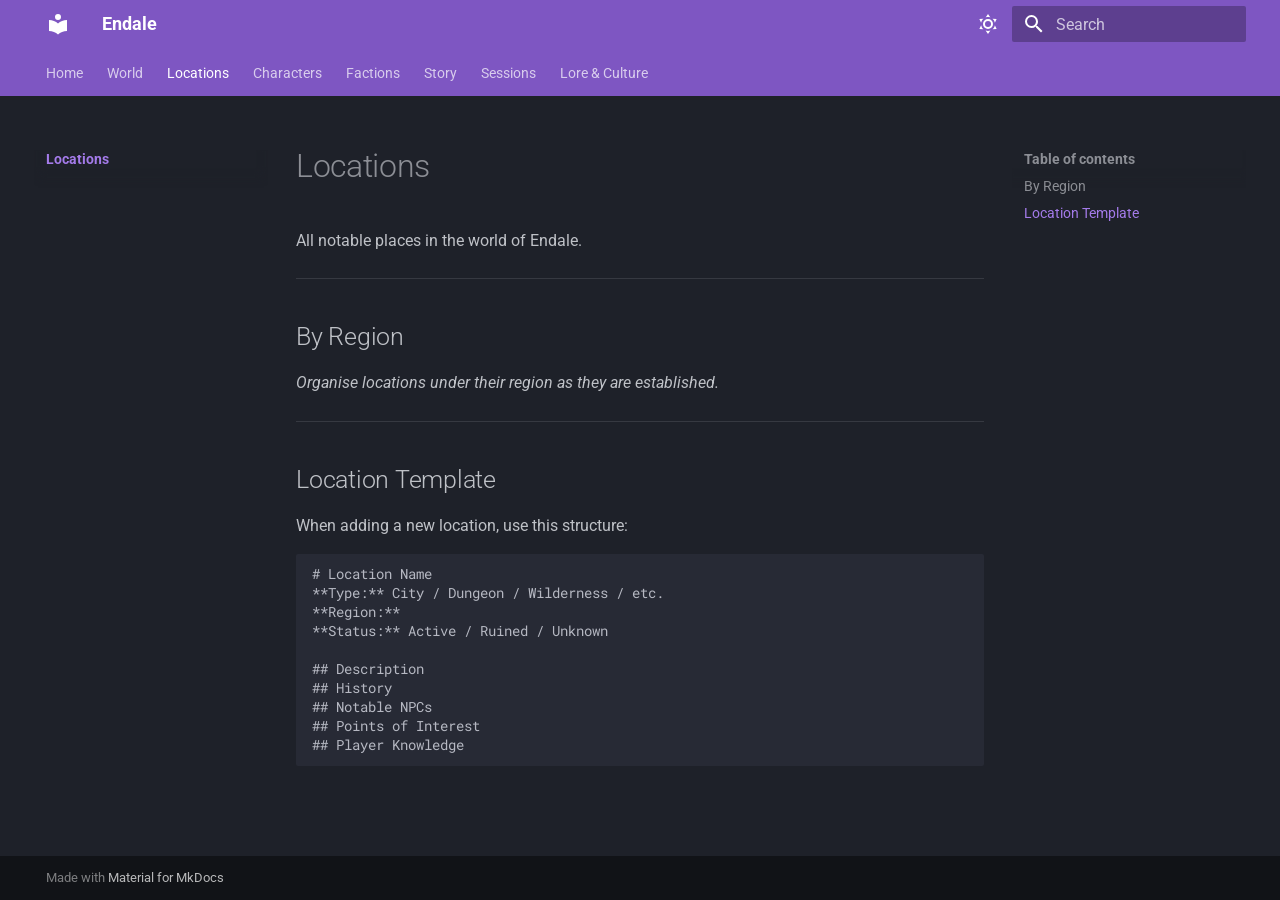
<file: locations/index.html>
<!doctype html>
<html lang="en" class="no-js">
  <head>
    
      <meta charset="utf-8">
      <meta name="viewport" content="width=device-width,initial-scale=1">
      
        <meta name="description" content="The world of Endale — campaign wiki for Daggerheart">
      
      
      
      
        <link rel="prev" href="../world/cosmology/">
      
      
        <link rel="next" href="../characters/">
      
      
        
      
      
      <link rel="icon" href="../assets/images/favicon.png">
      <meta name="generator" content="mkdocs-1.6.1, mkdocs-material-9.7.6">
    
    
      
        <title>Locations - Endale</title>
      
    
    
      <link rel="stylesheet" href="../assets/stylesheets/main.484c7ddc.min.css">
      
        
        <link rel="stylesheet" href="../assets/stylesheets/palette.ab4e12ef.min.css">
      
      


    
    
      
    
    
      
        
        
        <link rel="preconnect" href="https://fonts.gstatic.com" crossorigin>
        <link rel="stylesheet" href="https://fonts.googleapis.com/css?family=Roboto:300,300i,400,400i,700,700i%7CRoboto+Mono:400,400i,700,700i&display=fallback">
        <style>:root{--md-text-font:"Roboto";--md-code-font:"Roboto Mono"}</style>
      
    
    
    <script>__md_scope=new URL("..",location),__md_hash=e=>[...e].reduce(((e,_)=>(e<<5)-e+_.charCodeAt(0)),0),__md_get=(e,_=localStorage,t=__md_scope)=>JSON.parse(_.getItem(t.pathname+"."+e)),__md_set=(e,_,t=localStorage,a=__md_scope)=>{try{t.setItem(a.pathname+"."+e,JSON.stringify(_))}catch(e){}}</script>
    
      

    
    
  </head>
  
  
    
    
      
    
    
    
    
    <body dir="ltr" data-md-color-scheme="slate" data-md-color-primary="deep-purple" data-md-color-accent="amber">
  
    
    <input class="md-toggle" data-md-toggle="drawer" type="checkbox" id="__drawer" autocomplete="off">
    <input class="md-toggle" data-md-toggle="search" type="checkbox" id="__search" autocomplete="off">
    <label class="md-overlay" for="__drawer"></label>
    <div data-md-component="skip">
      
        
        <a href="#locations" class="md-skip">
          Skip to content
        </a>
      
    </div>
    <div data-md-component="announce">
      
    </div>
    
    
      

<header class="md-header" data-md-component="header">
  <nav class="md-header__inner md-grid" aria-label="Header">
    <a href=".." title="Endale" class="md-header__button md-logo" aria-label="Endale" data-md-component="logo">
      
  
  <svg xmlns="http://www.w3.org/2000/svg" viewBox="0 0 24 24"><path d="M12 8a3 3 0 0 0 3-3 3 3 0 0 0-3-3 3 3 0 0 0-3 3 3 3 0 0 0 3 3m0 3.54C9.64 9.35 6.5 8 3 8v11c3.5 0 6.64 1.35 9 3.54 2.36-2.19 5.5-3.54 9-3.54V8c-3.5 0-6.64 1.35-9 3.54"/></svg>

    </a>
    <label class="md-header__button md-icon" for="__drawer">
      
      <svg xmlns="http://www.w3.org/2000/svg" viewBox="0 0 24 24"><path d="M3 6h18v2H3zm0 5h18v2H3zm0 5h18v2H3z"/></svg>
    </label>
    <div class="md-header__title" data-md-component="header-title">
      <div class="md-header__ellipsis">
        <div class="md-header__topic">
          <span class="md-ellipsis">
            Endale
          </span>
        </div>
        <div class="md-header__topic" data-md-component="header-topic">
          <span class="md-ellipsis">
            
              Locations
            
          </span>
        </div>
      </div>
    </div>
    
      
        <form class="md-header__option" data-md-component="palette">
  
    
    
    
    <input class="md-option" data-md-color-media="" data-md-color-scheme="slate" data-md-color-primary="deep-purple" data-md-color-accent="amber"  aria-label="Switch to light mode"  type="radio" name="__palette" id="__palette_0">
    
      <label class="md-header__button md-icon" title="Switch to light mode" for="__palette_1" hidden>
        <svg xmlns="http://www.w3.org/2000/svg" viewBox="0 0 24 24"><path d="M12 7a5 5 0 0 1 5 5 5 5 0 0 1-5 5 5 5 0 0 1-5-5 5 5 0 0 1 5-5m0 2a3 3 0 0 0-3 3 3 3 0 0 0 3 3 3 3 0 0 0 3-3 3 3 0 0 0-3-3m0-7 2.39 3.42C13.65 5.15 12.84 5 12 5s-1.65.15-2.39.42zM3.34 7l4.16-.35A7.2 7.2 0 0 0 5.94 8.5c-.44.74-.69 1.5-.83 2.29zm.02 10 1.76-3.77a7.131 7.131 0 0 0 2.38 4.14zM20.65 7l-1.77 3.79a7.02 7.02 0 0 0-2.38-4.15zm-.01 10-4.14.36c.59-.51 1.12-1.14 1.54-1.86.42-.73.69-1.5.83-2.29zM12 22l-2.41-3.44c.74.27 1.55.44 2.41.44.82 0 1.63-.17 2.37-.44z"/></svg>
      </label>
    
  
    
    
    
    <input class="md-option" data-md-color-media="" data-md-color-scheme="default" data-md-color-primary="deep-purple" data-md-color-accent="amber"  aria-label="Switch to dark mode"  type="radio" name="__palette" id="__palette_1">
    
      <label class="md-header__button md-icon" title="Switch to dark mode" for="__palette_0" hidden>
        <svg xmlns="http://www.w3.org/2000/svg" viewBox="0 0 24 24"><path d="m17.75 4.09-2.53 1.94.91 3.06-2.63-1.81-2.63 1.81.91-3.06-2.53-1.94L12.44 4l1.06-3 1.06 3zm3.5 6.91-1.64 1.25.59 1.98-1.7-1.17-1.7 1.17.59-1.98L15.75 11l2.06-.05L18.5 9l.69 1.95zm-2.28 4.95c.83-.08 1.72 1.1 1.19 1.85-.32.45-.66.87-1.08 1.27C15.17 23 8.84 23 4.94 19.07c-3.91-3.9-3.91-10.24 0-14.14.4-.4.82-.76 1.27-1.08.75-.53 1.93.36 1.85 1.19-.27 2.86.69 5.83 2.89 8.02a9.96 9.96 0 0 0 8.02 2.89m-1.64 2.02a12.08 12.08 0 0 1-7.8-3.47c-2.17-2.19-3.33-5-3.49-7.82-2.81 3.14-2.7 7.96.31 10.98 3.02 3.01 7.84 3.12 10.98.31"/></svg>
      </label>
    
  
</form>
      
    
    
      <script>var palette=__md_get("__palette");if(palette&&palette.color){if("(prefers-color-scheme)"===palette.color.media){var media=matchMedia("(prefers-color-scheme: light)"),input=document.querySelector(media.matches?"[data-md-color-media='(prefers-color-scheme: light)']":"[data-md-color-media='(prefers-color-scheme: dark)']");palette.color.media=input.getAttribute("data-md-color-media"),palette.color.scheme=input.getAttribute("data-md-color-scheme"),palette.color.primary=input.getAttribute("data-md-color-primary"),palette.color.accent=input.getAttribute("data-md-color-accent")}for(var[key,value]of Object.entries(palette.color))document.body.setAttribute("data-md-color-"+key,value)}</script>
    
    
    
      
      
        <label class="md-header__button md-icon" for="__search">
          
          <svg xmlns="http://www.w3.org/2000/svg" viewBox="0 0 24 24"><path d="M9.5 3A6.5 6.5 0 0 1 16 9.5c0 1.61-.59 3.09-1.56 4.23l.27.27h.79l5 5-1.5 1.5-5-5v-.79l-.27-.27A6.52 6.52 0 0 1 9.5 16 6.5 6.5 0 0 1 3 9.5 6.5 6.5 0 0 1 9.5 3m0 2C7 5 5 7 5 9.5S7 14 9.5 14 14 12 14 9.5 12 5 9.5 5"/></svg>
        </label>
        <div class="md-search" data-md-component="search" role="dialog">
  <label class="md-search__overlay" for="__search"></label>
  <div class="md-search__inner" role="search">
    <form class="md-search__form" name="search">
      <input type="text" class="md-search__input" name="query" aria-label="Search" placeholder="Search" autocapitalize="off" autocorrect="off" autocomplete="off" spellcheck="false" data-md-component="search-query" required>
      <label class="md-search__icon md-icon" for="__search">
        
        <svg xmlns="http://www.w3.org/2000/svg" viewBox="0 0 24 24"><path d="M9.5 3A6.5 6.5 0 0 1 16 9.5c0 1.61-.59 3.09-1.56 4.23l.27.27h.79l5 5-1.5 1.5-5-5v-.79l-.27-.27A6.52 6.52 0 0 1 9.5 16 6.5 6.5 0 0 1 3 9.5 6.5 6.5 0 0 1 9.5 3m0 2C7 5 5 7 5 9.5S7 14 9.5 14 14 12 14 9.5 12 5 9.5 5"/></svg>
        
        <svg xmlns="http://www.w3.org/2000/svg" viewBox="0 0 24 24"><path d="M20 11v2H8l5.5 5.5-1.42 1.42L4.16 12l7.92-7.92L13.5 5.5 8 11z"/></svg>
      </label>
      <nav class="md-search__options" aria-label="Search">
        
        <button type="reset" class="md-search__icon md-icon" title="Clear" aria-label="Clear" tabindex="-1">
          
          <svg xmlns="http://www.w3.org/2000/svg" viewBox="0 0 24 24"><path d="M19 6.41 17.59 5 12 10.59 6.41 5 5 6.41 10.59 12 5 17.59 6.41 19 12 13.41 17.59 19 19 17.59 13.41 12z"/></svg>
        </button>
      </nav>
      
        <div class="md-search__suggest" data-md-component="search-suggest"></div>
      
    </form>
    <div class="md-search__output">
      <div class="md-search__scrollwrap" tabindex="0" data-md-scrollfix>
        <div class="md-search-result" data-md-component="search-result">
          <div class="md-search-result__meta">
            Initializing search
          </div>
          <ol class="md-search-result__list" role="presentation"></ol>
        </div>
      </div>
    </div>
  </div>
</div>
      
    
    
  </nav>
  
</header>
    
    <div class="md-container" data-md-component="container">
      
      
        
          
            
<nav class="md-tabs" aria-label="Tabs" data-md-component="tabs">
  <div class="md-grid">
    <ul class="md-tabs__list">
      
        
  
  
  
  
    <li class="md-tabs__item">
      <a href=".." class="md-tabs__link">
        
  
  
    
  
  Home

      </a>
    </li>
  

      
        
  
  
  
  
    
    
      <li class="md-tabs__item">
        <a href="../world/" class="md-tabs__link">
          
  
  
    
  
  World

        </a>
      </li>
    
  

      
        
  
  
  
    
  
  
    
    
      <li class="md-tabs__item md-tabs__item--active">
        <a href="./" class="md-tabs__link">
          
  
  
    
  
  Locations

        </a>
      </li>
    
  

      
        
  
  
  
  
    
    
      <li class="md-tabs__item">
        <a href="../characters/" class="md-tabs__link">
          
  
  
    
  
  Characters

        </a>
      </li>
    
  

      
        
  
  
  
  
    
    
      <li class="md-tabs__item">
        <a href="../factions/" class="md-tabs__link">
          
  
  
    
  
  Factions

        </a>
      </li>
    
  

      
        
  
  
  
  
    
    
      <li class="md-tabs__item">
        <a href="../story/" class="md-tabs__link">
          
  
  
    
  
  Story

        </a>
      </li>
    
  

      
        
  
  
  
  
    
    
      <li class="md-tabs__item">
        <a href="../sessions/" class="md-tabs__link">
          
  
  
    
  
  Sessions

        </a>
      </li>
    
  

      
        
  
  
  
  
    
    
      <li class="md-tabs__item">
        <a href="../lore/" class="md-tabs__link">
          
  
  
    
  
  Lore & Culture

        </a>
      </li>
    
  

      
    </ul>
  </div>
</nav>
          
        
      
      <main class="md-main" data-md-component="main">
        <div class="md-main__inner md-grid">
          
            
              
              <div class="md-sidebar md-sidebar--primary" data-md-component="sidebar" data-md-type="navigation" >
                <div class="md-sidebar__scrollwrap">
                  <div class="md-sidebar__inner">
                    


  


<nav class="md-nav md-nav--primary md-nav--lifted" aria-label="Navigation" data-md-level="0">
  <label class="md-nav__title" for="__drawer">
    <a href=".." title="Endale" class="md-nav__button md-logo" aria-label="Endale" data-md-component="logo">
      
  
  <svg xmlns="http://www.w3.org/2000/svg" viewBox="0 0 24 24"><path d="M12 8a3 3 0 0 0 3-3 3 3 0 0 0-3-3 3 3 0 0 0-3 3 3 3 0 0 0 3 3m0 3.54C9.64 9.35 6.5 8 3 8v11c3.5 0 6.64 1.35 9 3.54 2.36-2.19 5.5-3.54 9-3.54V8c-3.5 0-6.64 1.35-9 3.54"/></svg>

    </a>
    Endale
  </label>
  
  <ul class="md-nav__list" data-md-scrollfix>
    
      
      
  
  
  
  
    <li class="md-nav__item">
      <a href=".." class="md-nav__link">
        
  
  
  <span class="md-ellipsis">
    
  
    Home
  

    
  </span>
  
  

      </a>
    </li>
  

    
      
      
  
  
  
  
    
    
      
        
          
        
      
        
      
        
      
        
      
    
    
    
      
      
        
      
    
    
    <li class="md-nav__item md-nav__item--nested">
      
        
        
        <input class="md-nav__toggle md-toggle " type="checkbox" id="__nav_2" >
        
          
          <div class="md-nav__link md-nav__container">
            <a href="../world/" class="md-nav__link ">
              
  
  
  <span class="md-ellipsis">
    
  
    World
  

    
  </span>
  
  

            </a>
            
              
              <label class="md-nav__link " for="__nav_2" id="__nav_2_label" tabindex="0">
                <span class="md-nav__icon md-icon"></span>
              </label>
            
          </div>
        
        <nav class="md-nav" data-md-level="1" aria-labelledby="__nav_2_label" aria-expanded="false">
          <label class="md-nav__title" for="__nav_2">
            <span class="md-nav__icon md-icon"></span>
            
  
    World
  

          </label>
          <ul class="md-nav__list" data-md-scrollfix>
            
              
            
              
                
  
  
  
  
    <li class="md-nav__item">
      <a href="../world/history/" class="md-nav__link">
        
  
  
  <span class="md-ellipsis">
    
  
    History
  

    
  </span>
  
  

      </a>
    </li>
  

              
            
              
                
  
  
  
  
    <li class="md-nav__item">
      <a href="../world/geography/" class="md-nav__link">
        
  
  
  <span class="md-ellipsis">
    
  
    Geography
  

    
  </span>
  
  

      </a>
    </li>
  

              
            
              
                
  
  
  
  
    <li class="md-nav__item">
      <a href="../world/cosmology/" class="md-nav__link">
        
  
  
  <span class="md-ellipsis">
    
  
    Cosmology
  

    
  </span>
  
  

      </a>
    </li>
  

              
            
          </ul>
        </nav>
      
    </li>
  

    
      
      
  
  
    
  
  
  
    
    
      
        
          
        
      
    
    
    
      
        
        
      
      
        
      
    
    
    <li class="md-nav__item md-nav__item--active md-nav__item--section md-nav__item--nested">
      
        
        
        <input class="md-nav__toggle md-toggle " type="checkbox" id="__nav_3" checked>
        
          
          <div class="md-nav__link md-nav__container">
            <a href="./" class="md-nav__link md-nav__link--active">
              
  
  
  <span class="md-ellipsis">
    
  
    Locations
  

    
  </span>
  
  

            </a>
            
          </div>
        
        <nav class="md-nav" data-md-level="1" aria-labelledby="__nav_3_label" aria-expanded="true">
          <label class="md-nav__title" for="__nav_3">
            <span class="md-nav__icon md-icon"></span>
            
  
    Locations
  

          </label>
          <ul class="md-nav__list" data-md-scrollfix>
            
              
            
          </ul>
        </nav>
      
    </li>
  

    
      
      
  
  
  
  
    
    
      
        
          
        
      
        
      
    
    
    
      
      
        
      
    
    
    <li class="md-nav__item md-nav__item--nested">
      
        
        
        <input class="md-nav__toggle md-toggle " type="checkbox" id="__nav_4" >
        
          
          <div class="md-nav__link md-nav__container">
            <a href="../characters/" class="md-nav__link ">
              
  
  
  <span class="md-ellipsis">
    
  
    Characters
  

    
  </span>
  
  

            </a>
            
              
              <label class="md-nav__link " for="__nav_4" id="__nav_4_label" tabindex="0">
                <span class="md-nav__icon md-icon"></span>
              </label>
            
          </div>
        
        <nav class="md-nav" data-md-level="1" aria-labelledby="__nav_4_label" aria-expanded="false">
          <label class="md-nav__title" for="__nav_4">
            <span class="md-nav__icon md-icon"></span>
            
  
    Characters
  

          </label>
          <ul class="md-nav__list" data-md-scrollfix>
            
              
            
              
                
  
  
  
  
    <li class="md-nav__item">
      <a href="../characters/pcs/" class="md-nav__link">
        
  
  
  <span class="md-ellipsis">
    
  
    Player Characters
  

    
  </span>
  
  

      </a>
    </li>
  

              
            
          </ul>
        </nav>
      
    </li>
  

    
      
      
  
  
  
  
    
    
      
        
          
        
      
    
    
    
      
      
        
      
    
    
    <li class="md-nav__item md-nav__item--nested">
      
        
        
        <input class="md-nav__toggle md-toggle " type="checkbox" id="__nav_5" >
        
          
          <div class="md-nav__link md-nav__container">
            <a href="../factions/" class="md-nav__link ">
              
  
  
  <span class="md-ellipsis">
    
  
    Factions
  

    
  </span>
  
  

            </a>
            
          </div>
        
        <nav class="md-nav" data-md-level="1" aria-labelledby="__nav_5_label" aria-expanded="false">
          <label class="md-nav__title" for="__nav_5">
            <span class="md-nav__icon md-icon"></span>
            
  
    Factions
  

          </label>
          <ul class="md-nav__list" data-md-scrollfix>
            
              
            
          </ul>
        </nav>
      
    </li>
  

    
      
      
  
  
  
  
    
    
      
        
          
        
      
        
      
        
      
    
    
    
      
      
        
      
    
    
    <li class="md-nav__item md-nav__item--nested">
      
        
        
        <input class="md-nav__toggle md-toggle " type="checkbox" id="__nav_6" >
        
          
          <div class="md-nav__link md-nav__container">
            <a href="../story/" class="md-nav__link ">
              
  
  
  <span class="md-ellipsis">
    
  
    Story
  

    
  </span>
  
  

            </a>
            
              
              <label class="md-nav__link " for="__nav_6" id="__nav_6_label" tabindex="0">
                <span class="md-nav__icon md-icon"></span>
              </label>
            
          </div>
        
        <nav class="md-nav" data-md-level="1" aria-labelledby="__nav_6_label" aria-expanded="false">
          <label class="md-nav__title" for="__nav_6">
            <span class="md-nav__icon md-icon"></span>
            
  
    Story
  

          </label>
          <ul class="md-nav__list" data-md-scrollfix>
            
              
            
              
                
  
  
  
  
    <li class="md-nav__item">
      <a href="../story/threads/" class="md-nav__link">
        
  
  
  <span class="md-ellipsis">
    
  
    Active Threads
  

    
  </span>
  
  

      </a>
    </li>
  

              
            
              
                
  
  
  
  
    <li class="md-nav__item">
      <a href="../story/arcs/" class="md-nav__link">
        
  
  
  <span class="md-ellipsis">
    
  
    Arcs
  

    
  </span>
  
  

      </a>
    </li>
  

              
            
          </ul>
        </nav>
      
    </li>
  

    
      
      
  
  
  
  
    
    
      
        
          
        
      
    
    
    
      
      
        
      
    
    
    <li class="md-nav__item md-nav__item--nested">
      
        
        
        <input class="md-nav__toggle md-toggle " type="checkbox" id="__nav_7" >
        
          
          <div class="md-nav__link md-nav__container">
            <a href="../sessions/" class="md-nav__link ">
              
  
  
  <span class="md-ellipsis">
    
  
    Sessions
  

    
  </span>
  
  

            </a>
            
          </div>
        
        <nav class="md-nav" data-md-level="1" aria-labelledby="__nav_7_label" aria-expanded="false">
          <label class="md-nav__title" for="__nav_7">
            <span class="md-nav__icon md-icon"></span>
            
  
    Sessions
  

          </label>
          <ul class="md-nav__list" data-md-scrollfix>
            
              
            
          </ul>
        </nav>
      
    </li>
  

    
      
      
  
  
  
  
    
    
      
        
          
        
      
    
    
    
      
      
        
      
    
    
    <li class="md-nav__item md-nav__item--nested">
      
        
        
        <input class="md-nav__toggle md-toggle " type="checkbox" id="__nav_8" >
        
          
          <div class="md-nav__link md-nav__container">
            <a href="../lore/" class="md-nav__link ">
              
  
  
  <span class="md-ellipsis">
    
  
    Lore & Culture
  

    
  </span>
  
  

            </a>
            
          </div>
        
        <nav class="md-nav" data-md-level="1" aria-labelledby="__nav_8_label" aria-expanded="false">
          <label class="md-nav__title" for="__nav_8">
            <span class="md-nav__icon md-icon"></span>
            
  
    Lore & Culture
  

          </label>
          <ul class="md-nav__list" data-md-scrollfix>
            
              
            
          </ul>
        </nav>
      
    </li>
  

    
  </ul>
</nav>
                  </div>
                </div>
              </div>
            
            
              
              <div class="md-sidebar md-sidebar--secondary" data-md-component="sidebar" data-md-type="toc" >
                <div class="md-sidebar__scrollwrap">
                  <div class="md-sidebar__inner">
                    

<nav class="md-nav md-nav--secondary" aria-label="Table of contents">
  
  
  
    
  
  
    <label class="md-nav__title" for="__toc">
      <span class="md-nav__icon md-icon"></span>
      Table of contents
    </label>
    <ul class="md-nav__list" data-md-component="toc" data-md-scrollfix>
      
        <li class="md-nav__item">
  <a href="#by-region" class="md-nav__link">
    <span class="md-ellipsis">
      
        By Region
      
    </span>
  </a>
  
</li>
      
        <li class="md-nav__item">
  <a href="#location-template" class="md-nav__link">
    <span class="md-ellipsis">
      
        Location Template
      
    </span>
  </a>
  
</li>
      
    </ul>
  
</nav>
                  </div>
                </div>
              </div>
            
          
          
            <div class="md-content" data-md-component="content">
              
              <article class="md-content__inner md-typeset">
                
                  



<h1 id="locations">Locations<a class="headerlink" href="#locations" title="Permanent link">&para;</a></h1>
<p>All notable places in the world of Endale.</p>
<hr />
<h2 id="by-region">By Region<a class="headerlink" href="#by-region" title="Permanent link">&para;</a></h2>
<p><em>Organise locations under their region as they are established.</em></p>
<hr />
<h2 id="location-template">Location Template<a class="headerlink" href="#location-template" title="Permanent link">&para;</a></h2>
<p>When adding a new location, use this structure:</p>
<div class="highlight"><pre><span></span><code># Location Name
**Type:** City / Dungeon / Wilderness / etc.
**Region:**
**Status:** Active / Ruined / Unknown

## Description
## History
## Notable NPCs
## Points of Interest
## Player Knowledge
</code></pre></div>












                
              </article>
            </div>
          
          
  <script>var tabs=__md_get("__tabs");if(Array.isArray(tabs))e:for(var set of document.querySelectorAll(".tabbed-set")){var labels=set.querySelector(".tabbed-labels");for(var tab of tabs)for(var label of labels.getElementsByTagName("label"))if(label.innerText.trim()===tab){var input=document.getElementById(label.htmlFor);input.checked=!0;continue e}}</script>

<script>var target=document.getElementById(location.hash.slice(1));target&&target.name&&(target.checked=target.name.startsWith("__tabbed_"))</script>
        </div>
        
          <button type="button" class="md-top md-icon" data-md-component="top" hidden>
  
  <svg xmlns="http://www.w3.org/2000/svg" viewBox="0 0 24 24"><path d="M13 20h-2V8l-5.5 5.5-1.42-1.42L12 4.16l7.92 7.92-1.42 1.42L13 8z"/></svg>
  Back to top
</button>
        
      </main>
      
        <footer class="md-footer">
  
  <div class="md-footer-meta md-typeset">
    <div class="md-footer-meta__inner md-grid">
      <div class="md-copyright">
  
  
    Made with
    <a href="https://squidfunk.github.io/mkdocs-material/" target="_blank" rel="noopener">
      Material for MkDocs
    </a>
  
</div>
      
    </div>
  </div>
</footer>
      
    </div>
    <div class="md-dialog" data-md-component="dialog">
      <div class="md-dialog__inner md-typeset"></div>
    </div>
    
    
    
      
      
      <script id="__config" type="application/json">{"annotate": null, "base": "..", "features": ["navigation.tabs", "navigation.sections", "navigation.indexes", "navigation.top", "search.suggest", "search.highlight", "content.tabs.link"], "search": "../assets/javascripts/workers/search.2c215733.min.js", "tags": null, "translations": {"clipboard.copied": "Copied to clipboard", "clipboard.copy": "Copy to clipboard", "search.result.more.one": "1 more on this page", "search.result.more.other": "# more on this page", "search.result.none": "No matching documents", "search.result.one": "1 matching document", "search.result.other": "# matching documents", "search.result.placeholder": "Type to start searching", "search.result.term.missing": "Missing", "select.version": "Select version"}, "version": null}</script>
    
    
      <script src="../assets/javascripts/bundle.79ae519e.min.js"></script>
      
    
  </body>
</html>
</file>
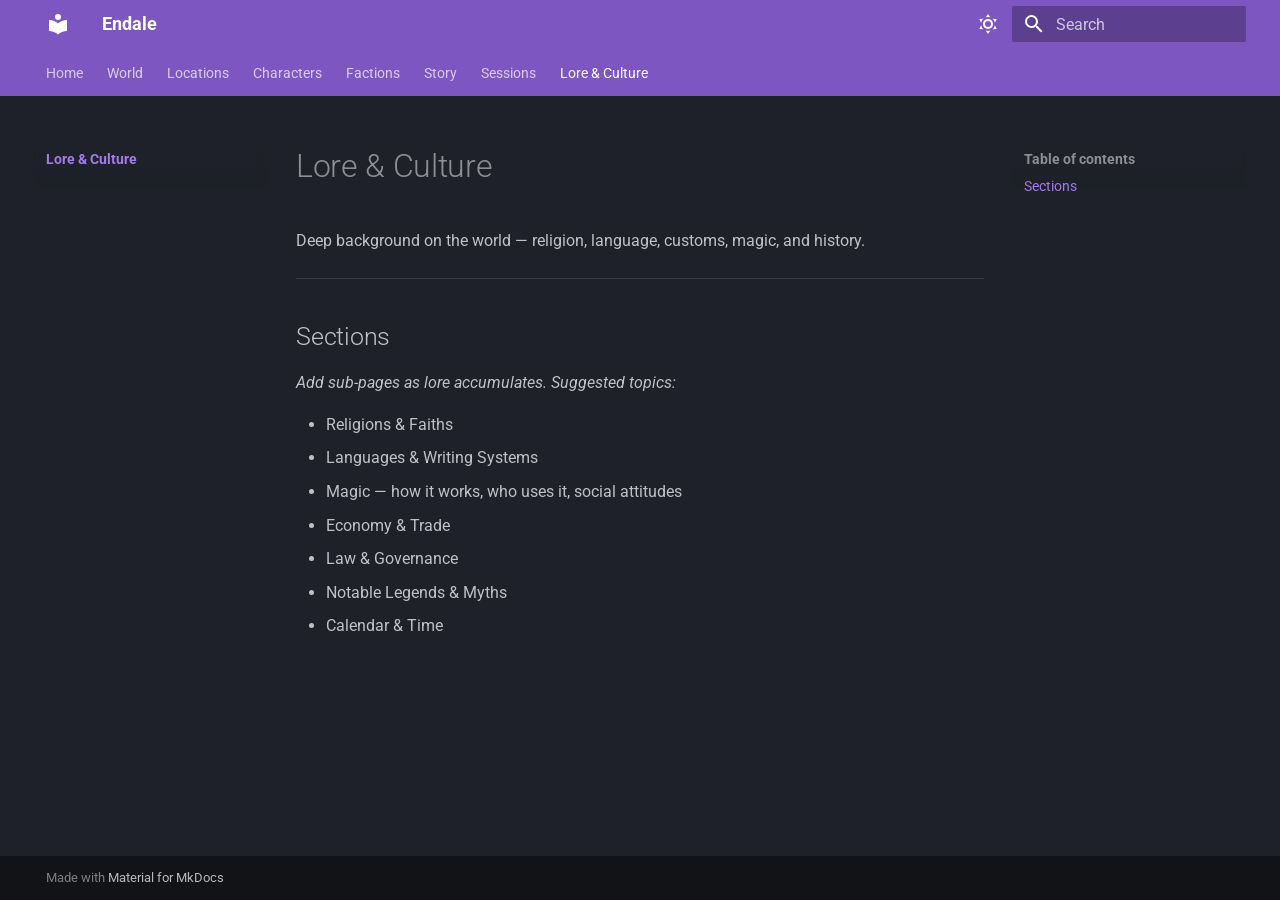
<file: lore/index.html>
<!doctype html>
<html lang="en" class="no-js">
  <head>
    
      <meta charset="utf-8">
      <meta name="viewport" content="width=device-width,initial-scale=1">
      
        <meta name="description" content="The world of Endale — campaign wiki for Daggerheart">
      
      
      
      
        <link rel="prev" href="../sessions/">
      
      
      
        
      
      
      <link rel="icon" href="../assets/images/favicon.png">
      <meta name="generator" content="mkdocs-1.6.1, mkdocs-material-9.7.6">
    
    
      
        <title>Lore & Culture - Endale</title>
      
    
    
      <link rel="stylesheet" href="../assets/stylesheets/main.484c7ddc.min.css">
      
        
        <link rel="stylesheet" href="../assets/stylesheets/palette.ab4e12ef.min.css">
      
      


    
    
      
    
    
      
        
        
        <link rel="preconnect" href="https://fonts.gstatic.com" crossorigin>
        <link rel="stylesheet" href="https://fonts.googleapis.com/css?family=Roboto:300,300i,400,400i,700,700i%7CRoboto+Mono:400,400i,700,700i&display=fallback">
        <style>:root{--md-text-font:"Roboto";--md-code-font:"Roboto Mono"}</style>
      
    
    
    <script>__md_scope=new URL("..",location),__md_hash=e=>[...e].reduce(((e,_)=>(e<<5)-e+_.charCodeAt(0)),0),__md_get=(e,_=localStorage,t=__md_scope)=>JSON.parse(_.getItem(t.pathname+"."+e)),__md_set=(e,_,t=localStorage,a=__md_scope)=>{try{t.setItem(a.pathname+"."+e,JSON.stringify(_))}catch(e){}}</script>
    
      

    
    
  </head>
  
  
    
    
      
    
    
    
    
    <body dir="ltr" data-md-color-scheme="slate" data-md-color-primary="deep-purple" data-md-color-accent="amber">
  
    
    <input class="md-toggle" data-md-toggle="drawer" type="checkbox" id="__drawer" autocomplete="off">
    <input class="md-toggle" data-md-toggle="search" type="checkbox" id="__search" autocomplete="off">
    <label class="md-overlay" for="__drawer"></label>
    <div data-md-component="skip">
      
        
        <a href="#lore-culture" class="md-skip">
          Skip to content
        </a>
      
    </div>
    <div data-md-component="announce">
      
    </div>
    
    
      

<header class="md-header" data-md-component="header">
  <nav class="md-header__inner md-grid" aria-label="Header">
    <a href=".." title="Endale" class="md-header__button md-logo" aria-label="Endale" data-md-component="logo">
      
  
  <svg xmlns="http://www.w3.org/2000/svg" viewBox="0 0 24 24"><path d="M12 8a3 3 0 0 0 3-3 3 3 0 0 0-3-3 3 3 0 0 0-3 3 3 3 0 0 0 3 3m0 3.54C9.64 9.35 6.5 8 3 8v11c3.5 0 6.64 1.35 9 3.54 2.36-2.19 5.5-3.54 9-3.54V8c-3.5 0-6.64 1.35-9 3.54"/></svg>

    </a>
    <label class="md-header__button md-icon" for="__drawer">
      
      <svg xmlns="http://www.w3.org/2000/svg" viewBox="0 0 24 24"><path d="M3 6h18v2H3zm0 5h18v2H3zm0 5h18v2H3z"/></svg>
    </label>
    <div class="md-header__title" data-md-component="header-title">
      <div class="md-header__ellipsis">
        <div class="md-header__topic">
          <span class="md-ellipsis">
            Endale
          </span>
        </div>
        <div class="md-header__topic" data-md-component="header-topic">
          <span class="md-ellipsis">
            
              Lore &amp; Culture
            
          </span>
        </div>
      </div>
    </div>
    
      
        <form class="md-header__option" data-md-component="palette">
  
    
    
    
    <input class="md-option" data-md-color-media="" data-md-color-scheme="slate" data-md-color-primary="deep-purple" data-md-color-accent="amber"  aria-label="Switch to light mode"  type="radio" name="__palette" id="__palette_0">
    
      <label class="md-header__button md-icon" title="Switch to light mode" for="__palette_1" hidden>
        <svg xmlns="http://www.w3.org/2000/svg" viewBox="0 0 24 24"><path d="M12 7a5 5 0 0 1 5 5 5 5 0 0 1-5 5 5 5 0 0 1-5-5 5 5 0 0 1 5-5m0 2a3 3 0 0 0-3 3 3 3 0 0 0 3 3 3 3 0 0 0 3-3 3 3 0 0 0-3-3m0-7 2.39 3.42C13.65 5.15 12.84 5 12 5s-1.65.15-2.39.42zM3.34 7l4.16-.35A7.2 7.2 0 0 0 5.94 8.5c-.44.74-.69 1.5-.83 2.29zm.02 10 1.76-3.77a7.131 7.131 0 0 0 2.38 4.14zM20.65 7l-1.77 3.79a7.02 7.02 0 0 0-2.38-4.15zm-.01 10-4.14.36c.59-.51 1.12-1.14 1.54-1.86.42-.73.69-1.5.83-2.29zM12 22l-2.41-3.44c.74.27 1.55.44 2.41.44.82 0 1.63-.17 2.37-.44z"/></svg>
      </label>
    
  
    
    
    
    <input class="md-option" data-md-color-media="" data-md-color-scheme="default" data-md-color-primary="deep-purple" data-md-color-accent="amber"  aria-label="Switch to dark mode"  type="radio" name="__palette" id="__palette_1">
    
      <label class="md-header__button md-icon" title="Switch to dark mode" for="__palette_0" hidden>
        <svg xmlns="http://www.w3.org/2000/svg" viewBox="0 0 24 24"><path d="m17.75 4.09-2.53 1.94.91 3.06-2.63-1.81-2.63 1.81.91-3.06-2.53-1.94L12.44 4l1.06-3 1.06 3zm3.5 6.91-1.64 1.25.59 1.98-1.7-1.17-1.7 1.17.59-1.98L15.75 11l2.06-.05L18.5 9l.69 1.95zm-2.28 4.95c.83-.08 1.72 1.1 1.19 1.85-.32.45-.66.87-1.08 1.27C15.17 23 8.84 23 4.94 19.07c-3.91-3.9-3.91-10.24 0-14.14.4-.4.82-.76 1.27-1.08.75-.53 1.93.36 1.85 1.19-.27 2.86.69 5.83 2.89 8.02a9.96 9.96 0 0 0 8.02 2.89m-1.64 2.02a12.08 12.08 0 0 1-7.8-3.47c-2.17-2.19-3.33-5-3.49-7.82-2.81 3.14-2.7 7.96.31 10.98 3.02 3.01 7.84 3.12 10.98.31"/></svg>
      </label>
    
  
</form>
      
    
    
      <script>var palette=__md_get("__palette");if(palette&&palette.color){if("(prefers-color-scheme)"===palette.color.media){var media=matchMedia("(prefers-color-scheme: light)"),input=document.querySelector(media.matches?"[data-md-color-media='(prefers-color-scheme: light)']":"[data-md-color-media='(prefers-color-scheme: dark)']");palette.color.media=input.getAttribute("data-md-color-media"),palette.color.scheme=input.getAttribute("data-md-color-scheme"),palette.color.primary=input.getAttribute("data-md-color-primary"),palette.color.accent=input.getAttribute("data-md-color-accent")}for(var[key,value]of Object.entries(palette.color))document.body.setAttribute("data-md-color-"+key,value)}</script>
    
    
    
      
      
        <label class="md-header__button md-icon" for="__search">
          
          <svg xmlns="http://www.w3.org/2000/svg" viewBox="0 0 24 24"><path d="M9.5 3A6.5 6.5 0 0 1 16 9.5c0 1.61-.59 3.09-1.56 4.23l.27.27h.79l5 5-1.5 1.5-5-5v-.79l-.27-.27A6.52 6.52 0 0 1 9.5 16 6.5 6.5 0 0 1 3 9.5 6.5 6.5 0 0 1 9.5 3m0 2C7 5 5 7 5 9.5S7 14 9.5 14 14 12 14 9.5 12 5 9.5 5"/></svg>
        </label>
        <div class="md-search" data-md-component="search" role="dialog">
  <label class="md-search__overlay" for="__search"></label>
  <div class="md-search__inner" role="search">
    <form class="md-search__form" name="search">
      <input type="text" class="md-search__input" name="query" aria-label="Search" placeholder="Search" autocapitalize="off" autocorrect="off" autocomplete="off" spellcheck="false" data-md-component="search-query" required>
      <label class="md-search__icon md-icon" for="__search">
        
        <svg xmlns="http://www.w3.org/2000/svg" viewBox="0 0 24 24"><path d="M9.5 3A6.5 6.5 0 0 1 16 9.5c0 1.61-.59 3.09-1.56 4.23l.27.27h.79l5 5-1.5 1.5-5-5v-.79l-.27-.27A6.52 6.52 0 0 1 9.5 16 6.5 6.5 0 0 1 3 9.5 6.5 6.5 0 0 1 9.5 3m0 2C7 5 5 7 5 9.5S7 14 9.5 14 14 12 14 9.5 12 5 9.5 5"/></svg>
        
        <svg xmlns="http://www.w3.org/2000/svg" viewBox="0 0 24 24"><path d="M20 11v2H8l5.5 5.5-1.42 1.42L4.16 12l7.92-7.92L13.5 5.5 8 11z"/></svg>
      </label>
      <nav class="md-search__options" aria-label="Search">
        
        <button type="reset" class="md-search__icon md-icon" title="Clear" aria-label="Clear" tabindex="-1">
          
          <svg xmlns="http://www.w3.org/2000/svg" viewBox="0 0 24 24"><path d="M19 6.41 17.59 5 12 10.59 6.41 5 5 6.41 10.59 12 5 17.59 6.41 19 12 13.41 17.59 19 19 17.59 13.41 12z"/></svg>
        </button>
      </nav>
      
        <div class="md-search__suggest" data-md-component="search-suggest"></div>
      
    </form>
    <div class="md-search__output">
      <div class="md-search__scrollwrap" tabindex="0" data-md-scrollfix>
        <div class="md-search-result" data-md-component="search-result">
          <div class="md-search-result__meta">
            Initializing search
          </div>
          <ol class="md-search-result__list" role="presentation"></ol>
        </div>
      </div>
    </div>
  </div>
</div>
      
    
    
  </nav>
  
</header>
    
    <div class="md-container" data-md-component="container">
      
      
        
          
            
<nav class="md-tabs" aria-label="Tabs" data-md-component="tabs">
  <div class="md-grid">
    <ul class="md-tabs__list">
      
        
  
  
  
  
    <li class="md-tabs__item">
      <a href=".." class="md-tabs__link">
        
  
  
    
  
  Home

      </a>
    </li>
  

      
        
  
  
  
  
    
    
      <li class="md-tabs__item">
        <a href="../world/" class="md-tabs__link">
          
  
  
    
  
  World

        </a>
      </li>
    
  

      
        
  
  
  
  
    
    
      <li class="md-tabs__item">
        <a href="../locations/" class="md-tabs__link">
          
  
  
    
  
  Locations

        </a>
      </li>
    
  

      
        
  
  
  
  
    
    
      <li class="md-tabs__item">
        <a href="../characters/" class="md-tabs__link">
          
  
  
    
  
  Characters

        </a>
      </li>
    
  

      
        
  
  
  
  
    
    
      <li class="md-tabs__item">
        <a href="../factions/" class="md-tabs__link">
          
  
  
    
  
  Factions

        </a>
      </li>
    
  

      
        
  
  
  
  
    
    
      <li class="md-tabs__item">
        <a href="../story/" class="md-tabs__link">
          
  
  
    
  
  Story

        </a>
      </li>
    
  

      
        
  
  
  
  
    
    
      <li class="md-tabs__item">
        <a href="../sessions/" class="md-tabs__link">
          
  
  
    
  
  Sessions

        </a>
      </li>
    
  

      
        
  
  
  
    
  
  
    
    
      <li class="md-tabs__item md-tabs__item--active">
        <a href="./" class="md-tabs__link">
          
  
  
    
  
  Lore & Culture

        </a>
      </li>
    
  

      
    </ul>
  </div>
</nav>
          
        
      
      <main class="md-main" data-md-component="main">
        <div class="md-main__inner md-grid">
          
            
              
              <div class="md-sidebar md-sidebar--primary" data-md-component="sidebar" data-md-type="navigation" >
                <div class="md-sidebar__scrollwrap">
                  <div class="md-sidebar__inner">
                    


  


<nav class="md-nav md-nav--primary md-nav--lifted" aria-label="Navigation" data-md-level="0">
  <label class="md-nav__title" for="__drawer">
    <a href=".." title="Endale" class="md-nav__button md-logo" aria-label="Endale" data-md-component="logo">
      
  
  <svg xmlns="http://www.w3.org/2000/svg" viewBox="0 0 24 24"><path d="M12 8a3 3 0 0 0 3-3 3 3 0 0 0-3-3 3 3 0 0 0-3 3 3 3 0 0 0 3 3m0 3.54C9.64 9.35 6.5 8 3 8v11c3.5 0 6.64 1.35 9 3.54 2.36-2.19 5.5-3.54 9-3.54V8c-3.5 0-6.64 1.35-9 3.54"/></svg>

    </a>
    Endale
  </label>
  
  <ul class="md-nav__list" data-md-scrollfix>
    
      
      
  
  
  
  
    <li class="md-nav__item">
      <a href=".." class="md-nav__link">
        
  
  
  <span class="md-ellipsis">
    
  
    Home
  

    
  </span>
  
  

      </a>
    </li>
  

    
      
      
  
  
  
  
    
    
      
        
          
        
      
        
      
        
      
        
      
    
    
    
      
      
        
      
    
    
    <li class="md-nav__item md-nav__item--nested">
      
        
        
        <input class="md-nav__toggle md-toggle " type="checkbox" id="__nav_2" >
        
          
          <div class="md-nav__link md-nav__container">
            <a href="../world/" class="md-nav__link ">
              
  
  
  <span class="md-ellipsis">
    
  
    World
  

    
  </span>
  
  

            </a>
            
              
              <label class="md-nav__link " for="__nav_2" id="__nav_2_label" tabindex="0">
                <span class="md-nav__icon md-icon"></span>
              </label>
            
          </div>
        
        <nav class="md-nav" data-md-level="1" aria-labelledby="__nav_2_label" aria-expanded="false">
          <label class="md-nav__title" for="__nav_2">
            <span class="md-nav__icon md-icon"></span>
            
  
    World
  

          </label>
          <ul class="md-nav__list" data-md-scrollfix>
            
              
            
              
                
  
  
  
  
    <li class="md-nav__item">
      <a href="../world/history/" class="md-nav__link">
        
  
  
  <span class="md-ellipsis">
    
  
    History
  

    
  </span>
  
  

      </a>
    </li>
  

              
            
              
                
  
  
  
  
    <li class="md-nav__item">
      <a href="../world/geography/" class="md-nav__link">
        
  
  
  <span class="md-ellipsis">
    
  
    Geography
  

    
  </span>
  
  

      </a>
    </li>
  

              
            
              
                
  
  
  
  
    <li class="md-nav__item">
      <a href="../world/cosmology/" class="md-nav__link">
        
  
  
  <span class="md-ellipsis">
    
  
    Cosmology
  

    
  </span>
  
  

      </a>
    </li>
  

              
            
          </ul>
        </nav>
      
    </li>
  

    
      
      
  
  
  
  
    
    
      
        
          
        
      
    
    
    
      
      
        
      
    
    
    <li class="md-nav__item md-nav__item--nested">
      
        
        
        <input class="md-nav__toggle md-toggle " type="checkbox" id="__nav_3" >
        
          
          <div class="md-nav__link md-nav__container">
            <a href="../locations/" class="md-nav__link ">
              
  
  
  <span class="md-ellipsis">
    
  
    Locations
  

    
  </span>
  
  

            </a>
            
          </div>
        
        <nav class="md-nav" data-md-level="1" aria-labelledby="__nav_3_label" aria-expanded="false">
          <label class="md-nav__title" for="__nav_3">
            <span class="md-nav__icon md-icon"></span>
            
  
    Locations
  

          </label>
          <ul class="md-nav__list" data-md-scrollfix>
            
              
            
          </ul>
        </nav>
      
    </li>
  

    
      
      
  
  
  
  
    
    
      
        
          
        
      
        
      
    
    
    
      
      
        
      
    
    
    <li class="md-nav__item md-nav__item--nested">
      
        
        
        <input class="md-nav__toggle md-toggle " type="checkbox" id="__nav_4" >
        
          
          <div class="md-nav__link md-nav__container">
            <a href="../characters/" class="md-nav__link ">
              
  
  
  <span class="md-ellipsis">
    
  
    Characters
  

    
  </span>
  
  

            </a>
            
              
              <label class="md-nav__link " for="__nav_4" id="__nav_4_label" tabindex="0">
                <span class="md-nav__icon md-icon"></span>
              </label>
            
          </div>
        
        <nav class="md-nav" data-md-level="1" aria-labelledby="__nav_4_label" aria-expanded="false">
          <label class="md-nav__title" for="__nav_4">
            <span class="md-nav__icon md-icon"></span>
            
  
    Characters
  

          </label>
          <ul class="md-nav__list" data-md-scrollfix>
            
              
            
              
                
  
  
  
  
    <li class="md-nav__item">
      <a href="../characters/pcs/" class="md-nav__link">
        
  
  
  <span class="md-ellipsis">
    
  
    Player Characters
  

    
  </span>
  
  

      </a>
    </li>
  

              
            
          </ul>
        </nav>
      
    </li>
  

    
      
      
  
  
  
  
    
    
      
        
          
        
      
    
    
    
      
      
        
      
    
    
    <li class="md-nav__item md-nav__item--nested">
      
        
        
        <input class="md-nav__toggle md-toggle " type="checkbox" id="__nav_5" >
        
          
          <div class="md-nav__link md-nav__container">
            <a href="../factions/" class="md-nav__link ">
              
  
  
  <span class="md-ellipsis">
    
  
    Factions
  

    
  </span>
  
  

            </a>
            
          </div>
        
        <nav class="md-nav" data-md-level="1" aria-labelledby="__nav_5_label" aria-expanded="false">
          <label class="md-nav__title" for="__nav_5">
            <span class="md-nav__icon md-icon"></span>
            
  
    Factions
  

          </label>
          <ul class="md-nav__list" data-md-scrollfix>
            
              
            
          </ul>
        </nav>
      
    </li>
  

    
      
      
  
  
  
  
    
    
      
        
          
        
      
        
      
        
      
    
    
    
      
      
        
      
    
    
    <li class="md-nav__item md-nav__item--nested">
      
        
        
        <input class="md-nav__toggle md-toggle " type="checkbox" id="__nav_6" >
        
          
          <div class="md-nav__link md-nav__container">
            <a href="../story/" class="md-nav__link ">
              
  
  
  <span class="md-ellipsis">
    
  
    Story
  

    
  </span>
  
  

            </a>
            
              
              <label class="md-nav__link " for="__nav_6" id="__nav_6_label" tabindex="0">
                <span class="md-nav__icon md-icon"></span>
              </label>
            
          </div>
        
        <nav class="md-nav" data-md-level="1" aria-labelledby="__nav_6_label" aria-expanded="false">
          <label class="md-nav__title" for="__nav_6">
            <span class="md-nav__icon md-icon"></span>
            
  
    Story
  

          </label>
          <ul class="md-nav__list" data-md-scrollfix>
            
              
            
              
                
  
  
  
  
    <li class="md-nav__item">
      <a href="../story/threads/" class="md-nav__link">
        
  
  
  <span class="md-ellipsis">
    
  
    Active Threads
  

    
  </span>
  
  

      </a>
    </li>
  

              
            
              
                
  
  
  
  
    <li class="md-nav__item">
      <a href="../story/arcs/" class="md-nav__link">
        
  
  
  <span class="md-ellipsis">
    
  
    Arcs
  

    
  </span>
  
  

      </a>
    </li>
  

              
            
          </ul>
        </nav>
      
    </li>
  

    
      
      
  
  
  
  
    
    
      
        
          
        
      
    
    
    
      
      
        
      
    
    
    <li class="md-nav__item md-nav__item--nested">
      
        
        
        <input class="md-nav__toggle md-toggle " type="checkbox" id="__nav_7" >
        
          
          <div class="md-nav__link md-nav__container">
            <a href="../sessions/" class="md-nav__link ">
              
  
  
  <span class="md-ellipsis">
    
  
    Sessions
  

    
  </span>
  
  

            </a>
            
          </div>
        
        <nav class="md-nav" data-md-level="1" aria-labelledby="__nav_7_label" aria-expanded="false">
          <label class="md-nav__title" for="__nav_7">
            <span class="md-nav__icon md-icon"></span>
            
  
    Sessions
  

          </label>
          <ul class="md-nav__list" data-md-scrollfix>
            
              
            
          </ul>
        </nav>
      
    </li>
  

    
      
      
  
  
    
  
  
  
    
    
      
        
          
        
      
    
    
    
      
        
        
      
      
        
      
    
    
    <li class="md-nav__item md-nav__item--active md-nav__item--section md-nav__item--nested">
      
        
        
        <input class="md-nav__toggle md-toggle " type="checkbox" id="__nav_8" checked>
        
          
          <div class="md-nav__link md-nav__container">
            <a href="./" class="md-nav__link md-nav__link--active">
              
  
  
  <span class="md-ellipsis">
    
  
    Lore & Culture
  

    
  </span>
  
  

            </a>
            
          </div>
        
        <nav class="md-nav" data-md-level="1" aria-labelledby="__nav_8_label" aria-expanded="true">
          <label class="md-nav__title" for="__nav_8">
            <span class="md-nav__icon md-icon"></span>
            
  
    Lore & Culture
  

          </label>
          <ul class="md-nav__list" data-md-scrollfix>
            
              
            
          </ul>
        </nav>
      
    </li>
  

    
  </ul>
</nav>
                  </div>
                </div>
              </div>
            
            
              
              <div class="md-sidebar md-sidebar--secondary" data-md-component="sidebar" data-md-type="toc" >
                <div class="md-sidebar__scrollwrap">
                  <div class="md-sidebar__inner">
                    

<nav class="md-nav md-nav--secondary" aria-label="Table of contents">
  
  
  
    
  
  
    <label class="md-nav__title" for="__toc">
      <span class="md-nav__icon md-icon"></span>
      Table of contents
    </label>
    <ul class="md-nav__list" data-md-component="toc" data-md-scrollfix>
      
        <li class="md-nav__item">
  <a href="#sections" class="md-nav__link">
    <span class="md-ellipsis">
      
        Sections
      
    </span>
  </a>
  
</li>
      
    </ul>
  
</nav>
                  </div>
                </div>
              </div>
            
          
          
            <div class="md-content" data-md-component="content">
              
              <article class="md-content__inner md-typeset">
                
                  



<h1 id="lore-culture">Lore &amp; Culture<a class="headerlink" href="#lore-culture" title="Permanent link">&para;</a></h1>
<p>Deep background on the world — religion, language, customs, magic, and history.</p>
<hr />
<h2 id="sections">Sections<a class="headerlink" href="#sections" title="Permanent link">&para;</a></h2>
<p><em>Add sub-pages as lore accumulates. Suggested topics:</em></p>
<ul>
<li>Religions &amp; Faiths</li>
<li>Languages &amp; Writing Systems</li>
<li>Magic — how it works, who uses it, social attitudes</li>
<li>Economy &amp; Trade</li>
<li>Law &amp; Governance</li>
<li>Notable Legends &amp; Myths</li>
<li>Calendar &amp; Time</li>
</ul>












                
              </article>
            </div>
          
          
  <script>var tabs=__md_get("__tabs");if(Array.isArray(tabs))e:for(var set of document.querySelectorAll(".tabbed-set")){var labels=set.querySelector(".tabbed-labels");for(var tab of tabs)for(var label of labels.getElementsByTagName("label"))if(label.innerText.trim()===tab){var input=document.getElementById(label.htmlFor);input.checked=!0;continue e}}</script>

<script>var target=document.getElementById(location.hash.slice(1));target&&target.name&&(target.checked=target.name.startsWith("__tabbed_"))</script>
        </div>
        
          <button type="button" class="md-top md-icon" data-md-component="top" hidden>
  
  <svg xmlns="http://www.w3.org/2000/svg" viewBox="0 0 24 24"><path d="M13 20h-2V8l-5.5 5.5-1.42-1.42L12 4.16l7.92 7.92-1.42 1.42L13 8z"/></svg>
  Back to top
</button>
        
      </main>
      
        <footer class="md-footer">
  
  <div class="md-footer-meta md-typeset">
    <div class="md-footer-meta__inner md-grid">
      <div class="md-copyright">
  
  
    Made with
    <a href="https://squidfunk.github.io/mkdocs-material/" target="_blank" rel="noopener">
      Material for MkDocs
    </a>
  
</div>
      
    </div>
  </div>
</footer>
      
    </div>
    <div class="md-dialog" data-md-component="dialog">
      <div class="md-dialog__inner md-typeset"></div>
    </div>
    
    
    
      
      
      <script id="__config" type="application/json">{"annotate": null, "base": "..", "features": ["navigation.tabs", "navigation.sections", "navigation.indexes", "navigation.top", "search.suggest", "search.highlight", "content.tabs.link"], "search": "../assets/javascripts/workers/search.2c215733.min.js", "tags": null, "translations": {"clipboard.copied": "Copied to clipboard", "clipboard.copy": "Copy to clipboard", "search.result.more.one": "1 more on this page", "search.result.more.other": "# more on this page", "search.result.none": "No matching documents", "search.result.one": "1 matching document", "search.result.other": "# matching documents", "search.result.placeholder": "Type to start searching", "search.result.term.missing": "Missing", "select.version": "Select version"}, "version": null}</script>
    
    
      <script src="../assets/javascripts/bundle.79ae519e.min.js"></script>
      
    
  </body>
</html>
</file>
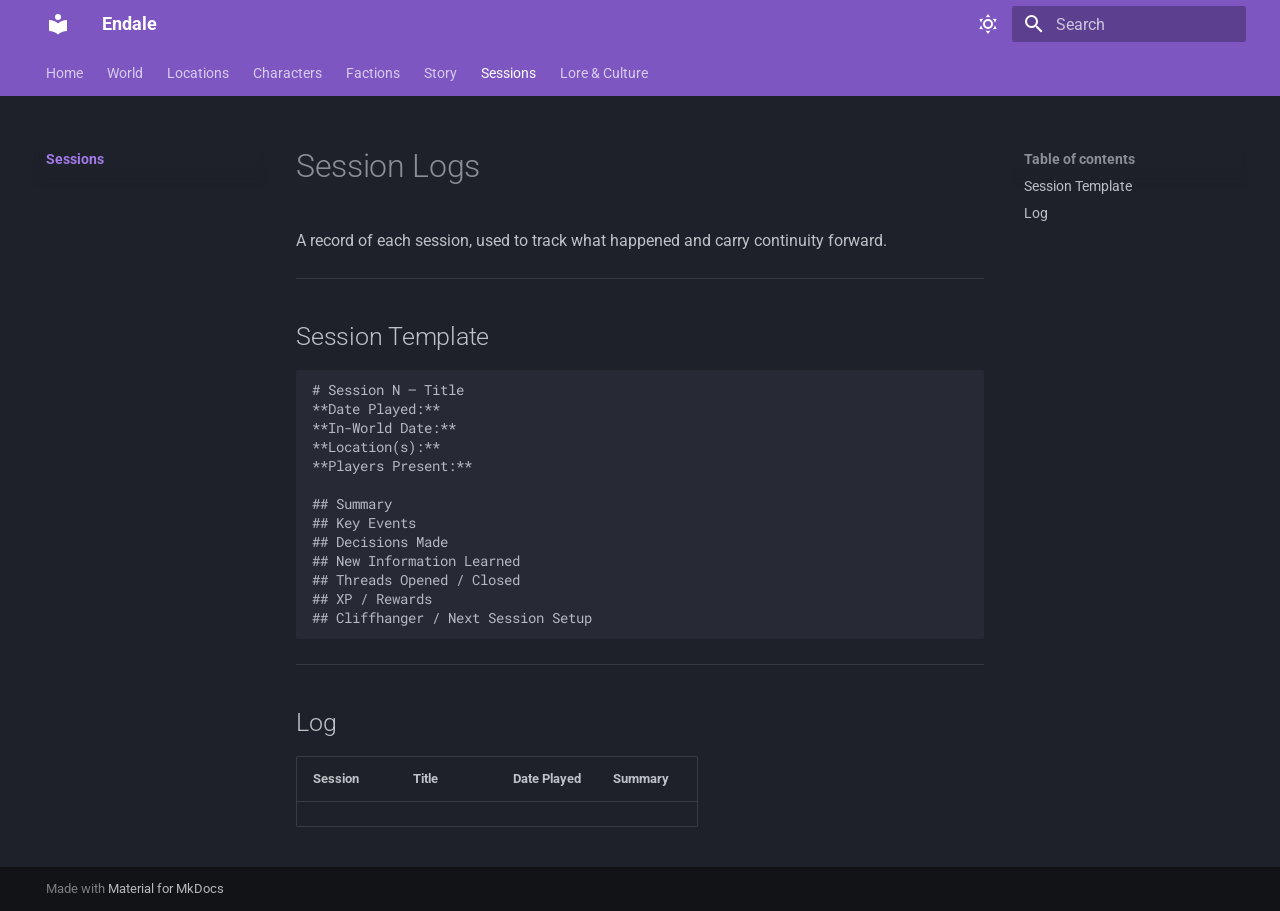
<file: sessions/index.html>
<!doctype html>
<html lang="en" class="no-js">
  <head>
    
      <meta charset="utf-8">
      <meta name="viewport" content="width=device-width,initial-scale=1">
      
        <meta name="description" content="The world of Endale — campaign wiki for Daggerheart">
      
      
      
      
        <link rel="prev" href="../story/arcs/">
      
      
        <link rel="next" href="../lore/">
      
      
        
      
      
      <link rel="icon" href="../assets/images/favicon.png">
      <meta name="generator" content="mkdocs-1.6.1, mkdocs-material-9.7.6">
    
    
      
        <title>Session Logs - Endale</title>
      
    
    
      <link rel="stylesheet" href="../assets/stylesheets/main.484c7ddc.min.css">
      
        
        <link rel="stylesheet" href="../assets/stylesheets/palette.ab4e12ef.min.css">
      
      


    
    
      
    
    
      
        
        
        <link rel="preconnect" href="https://fonts.gstatic.com" crossorigin>
        <link rel="stylesheet" href="https://fonts.googleapis.com/css?family=Roboto:300,300i,400,400i,700,700i%7CRoboto+Mono:400,400i,700,700i&display=fallback">
        <style>:root{--md-text-font:"Roboto";--md-code-font:"Roboto Mono"}</style>
      
    
    
    <script>__md_scope=new URL("..",location),__md_hash=e=>[...e].reduce(((e,_)=>(e<<5)-e+_.charCodeAt(0)),0),__md_get=(e,_=localStorage,t=__md_scope)=>JSON.parse(_.getItem(t.pathname+"."+e)),__md_set=(e,_,t=localStorage,a=__md_scope)=>{try{t.setItem(a.pathname+"."+e,JSON.stringify(_))}catch(e){}}</script>
    
      

    
    
  </head>
  
  
    
    
      
    
    
    
    
    <body dir="ltr" data-md-color-scheme="slate" data-md-color-primary="deep-purple" data-md-color-accent="amber">
  
    
    <input class="md-toggle" data-md-toggle="drawer" type="checkbox" id="__drawer" autocomplete="off">
    <input class="md-toggle" data-md-toggle="search" type="checkbox" id="__search" autocomplete="off">
    <label class="md-overlay" for="__drawer"></label>
    <div data-md-component="skip">
      
        
        <a href="#session-logs" class="md-skip">
          Skip to content
        </a>
      
    </div>
    <div data-md-component="announce">
      
    </div>
    
    
      

<header class="md-header" data-md-component="header">
  <nav class="md-header__inner md-grid" aria-label="Header">
    <a href=".." title="Endale" class="md-header__button md-logo" aria-label="Endale" data-md-component="logo">
      
  
  <svg xmlns="http://www.w3.org/2000/svg" viewBox="0 0 24 24"><path d="M12 8a3 3 0 0 0 3-3 3 3 0 0 0-3-3 3 3 0 0 0-3 3 3 3 0 0 0 3 3m0 3.54C9.64 9.35 6.5 8 3 8v11c3.5 0 6.64 1.35 9 3.54 2.36-2.19 5.5-3.54 9-3.54V8c-3.5 0-6.64 1.35-9 3.54"/></svg>

    </a>
    <label class="md-header__button md-icon" for="__drawer">
      
      <svg xmlns="http://www.w3.org/2000/svg" viewBox="0 0 24 24"><path d="M3 6h18v2H3zm0 5h18v2H3zm0 5h18v2H3z"/></svg>
    </label>
    <div class="md-header__title" data-md-component="header-title">
      <div class="md-header__ellipsis">
        <div class="md-header__topic">
          <span class="md-ellipsis">
            Endale
          </span>
        </div>
        <div class="md-header__topic" data-md-component="header-topic">
          <span class="md-ellipsis">
            
              Session Logs
            
          </span>
        </div>
      </div>
    </div>
    
      
        <form class="md-header__option" data-md-component="palette">
  
    
    
    
    <input class="md-option" data-md-color-media="" data-md-color-scheme="slate" data-md-color-primary="deep-purple" data-md-color-accent="amber"  aria-label="Switch to light mode"  type="radio" name="__palette" id="__palette_0">
    
      <label class="md-header__button md-icon" title="Switch to light mode" for="__palette_1" hidden>
        <svg xmlns="http://www.w3.org/2000/svg" viewBox="0 0 24 24"><path d="M12 7a5 5 0 0 1 5 5 5 5 0 0 1-5 5 5 5 0 0 1-5-5 5 5 0 0 1 5-5m0 2a3 3 0 0 0-3 3 3 3 0 0 0 3 3 3 3 0 0 0 3-3 3 3 0 0 0-3-3m0-7 2.39 3.42C13.65 5.15 12.84 5 12 5s-1.65.15-2.39.42zM3.34 7l4.16-.35A7.2 7.2 0 0 0 5.94 8.5c-.44.74-.69 1.5-.83 2.29zm.02 10 1.76-3.77a7.131 7.131 0 0 0 2.38 4.14zM20.65 7l-1.77 3.79a7.02 7.02 0 0 0-2.38-4.15zm-.01 10-4.14.36c.59-.51 1.12-1.14 1.54-1.86.42-.73.69-1.5.83-2.29zM12 22l-2.41-3.44c.74.27 1.55.44 2.41.44.82 0 1.63-.17 2.37-.44z"/></svg>
      </label>
    
  
    
    
    
    <input class="md-option" data-md-color-media="" data-md-color-scheme="default" data-md-color-primary="deep-purple" data-md-color-accent="amber"  aria-label="Switch to dark mode"  type="radio" name="__palette" id="__palette_1">
    
      <label class="md-header__button md-icon" title="Switch to dark mode" for="__palette_0" hidden>
        <svg xmlns="http://www.w3.org/2000/svg" viewBox="0 0 24 24"><path d="m17.75 4.09-2.53 1.94.91 3.06-2.63-1.81-2.63 1.81.91-3.06-2.53-1.94L12.44 4l1.06-3 1.06 3zm3.5 6.91-1.64 1.25.59 1.98-1.7-1.17-1.7 1.17.59-1.98L15.75 11l2.06-.05L18.5 9l.69 1.95zm-2.28 4.95c.83-.08 1.72 1.1 1.19 1.85-.32.45-.66.87-1.08 1.27C15.17 23 8.84 23 4.94 19.07c-3.91-3.9-3.91-10.24 0-14.14.4-.4.82-.76 1.27-1.08.75-.53 1.93.36 1.85 1.19-.27 2.86.69 5.83 2.89 8.02a9.96 9.96 0 0 0 8.02 2.89m-1.64 2.02a12.08 12.08 0 0 1-7.8-3.47c-2.17-2.19-3.33-5-3.49-7.82-2.81 3.14-2.7 7.96.31 10.98 3.02 3.01 7.84 3.12 10.98.31"/></svg>
      </label>
    
  
</form>
      
    
    
      <script>var palette=__md_get("__palette");if(palette&&palette.color){if("(prefers-color-scheme)"===palette.color.media){var media=matchMedia("(prefers-color-scheme: light)"),input=document.querySelector(media.matches?"[data-md-color-media='(prefers-color-scheme: light)']":"[data-md-color-media='(prefers-color-scheme: dark)']");palette.color.media=input.getAttribute("data-md-color-media"),palette.color.scheme=input.getAttribute("data-md-color-scheme"),palette.color.primary=input.getAttribute("data-md-color-primary"),palette.color.accent=input.getAttribute("data-md-color-accent")}for(var[key,value]of Object.entries(palette.color))document.body.setAttribute("data-md-color-"+key,value)}</script>
    
    
    
      
      
        <label class="md-header__button md-icon" for="__search">
          
          <svg xmlns="http://www.w3.org/2000/svg" viewBox="0 0 24 24"><path d="M9.5 3A6.5 6.5 0 0 1 16 9.5c0 1.61-.59 3.09-1.56 4.23l.27.27h.79l5 5-1.5 1.5-5-5v-.79l-.27-.27A6.52 6.52 0 0 1 9.5 16 6.5 6.5 0 0 1 3 9.5 6.5 6.5 0 0 1 9.5 3m0 2C7 5 5 7 5 9.5S7 14 9.5 14 14 12 14 9.5 12 5 9.5 5"/></svg>
        </label>
        <div class="md-search" data-md-component="search" role="dialog">
  <label class="md-search__overlay" for="__search"></label>
  <div class="md-search__inner" role="search">
    <form class="md-search__form" name="search">
      <input type="text" class="md-search__input" name="query" aria-label="Search" placeholder="Search" autocapitalize="off" autocorrect="off" autocomplete="off" spellcheck="false" data-md-component="search-query" required>
      <label class="md-search__icon md-icon" for="__search">
        
        <svg xmlns="http://www.w3.org/2000/svg" viewBox="0 0 24 24"><path d="M9.5 3A6.5 6.5 0 0 1 16 9.5c0 1.61-.59 3.09-1.56 4.23l.27.27h.79l5 5-1.5 1.5-5-5v-.79l-.27-.27A6.52 6.52 0 0 1 9.5 16 6.5 6.5 0 0 1 3 9.5 6.5 6.5 0 0 1 9.5 3m0 2C7 5 5 7 5 9.5S7 14 9.5 14 14 12 14 9.5 12 5 9.5 5"/></svg>
        
        <svg xmlns="http://www.w3.org/2000/svg" viewBox="0 0 24 24"><path d="M20 11v2H8l5.5 5.5-1.42 1.42L4.16 12l7.92-7.92L13.5 5.5 8 11z"/></svg>
      </label>
      <nav class="md-search__options" aria-label="Search">
        
        <button type="reset" class="md-search__icon md-icon" title="Clear" aria-label="Clear" tabindex="-1">
          
          <svg xmlns="http://www.w3.org/2000/svg" viewBox="0 0 24 24"><path d="M19 6.41 17.59 5 12 10.59 6.41 5 5 6.41 10.59 12 5 17.59 6.41 19 12 13.41 17.59 19 19 17.59 13.41 12z"/></svg>
        </button>
      </nav>
      
        <div class="md-search__suggest" data-md-component="search-suggest"></div>
      
    </form>
    <div class="md-search__output">
      <div class="md-search__scrollwrap" tabindex="0" data-md-scrollfix>
        <div class="md-search-result" data-md-component="search-result">
          <div class="md-search-result__meta">
            Initializing search
          </div>
          <ol class="md-search-result__list" role="presentation"></ol>
        </div>
      </div>
    </div>
  </div>
</div>
      
    
    
  </nav>
  
</header>
    
    <div class="md-container" data-md-component="container">
      
      
        
          
            
<nav class="md-tabs" aria-label="Tabs" data-md-component="tabs">
  <div class="md-grid">
    <ul class="md-tabs__list">
      
        
  
  
  
  
    <li class="md-tabs__item">
      <a href=".." class="md-tabs__link">
        
  
  
    
  
  Home

      </a>
    </li>
  

      
        
  
  
  
  
    
    
      <li class="md-tabs__item">
        <a href="../world/" class="md-tabs__link">
          
  
  
    
  
  World

        </a>
      </li>
    
  

      
        
  
  
  
  
    
    
      <li class="md-tabs__item">
        <a href="../locations/" class="md-tabs__link">
          
  
  
    
  
  Locations

        </a>
      </li>
    
  

      
        
  
  
  
  
    
    
      <li class="md-tabs__item">
        <a href="../characters/" class="md-tabs__link">
          
  
  
    
  
  Characters

        </a>
      </li>
    
  

      
        
  
  
  
  
    
    
      <li class="md-tabs__item">
        <a href="../factions/" class="md-tabs__link">
          
  
  
    
  
  Factions

        </a>
      </li>
    
  

      
        
  
  
  
  
    
    
      <li class="md-tabs__item">
        <a href="../story/" class="md-tabs__link">
          
  
  
    
  
  Story

        </a>
      </li>
    
  

      
        
  
  
  
    
  
  
    
    
      <li class="md-tabs__item md-tabs__item--active">
        <a href="./" class="md-tabs__link">
          
  
  
    
  
  Sessions

        </a>
      </li>
    
  

      
        
  
  
  
  
    
    
      <li class="md-tabs__item">
        <a href="../lore/" class="md-tabs__link">
          
  
  
    
  
  Lore & Culture

        </a>
      </li>
    
  

      
    </ul>
  </div>
</nav>
          
        
      
      <main class="md-main" data-md-component="main">
        <div class="md-main__inner md-grid">
          
            
              
              <div class="md-sidebar md-sidebar--primary" data-md-component="sidebar" data-md-type="navigation" >
                <div class="md-sidebar__scrollwrap">
                  <div class="md-sidebar__inner">
                    


  


<nav class="md-nav md-nav--primary md-nav--lifted" aria-label="Navigation" data-md-level="0">
  <label class="md-nav__title" for="__drawer">
    <a href=".." title="Endale" class="md-nav__button md-logo" aria-label="Endale" data-md-component="logo">
      
  
  <svg xmlns="http://www.w3.org/2000/svg" viewBox="0 0 24 24"><path d="M12 8a3 3 0 0 0 3-3 3 3 0 0 0-3-3 3 3 0 0 0-3 3 3 3 0 0 0 3 3m0 3.54C9.64 9.35 6.5 8 3 8v11c3.5 0 6.64 1.35 9 3.54 2.36-2.19 5.5-3.54 9-3.54V8c-3.5 0-6.64 1.35-9 3.54"/></svg>

    </a>
    Endale
  </label>
  
  <ul class="md-nav__list" data-md-scrollfix>
    
      
      
  
  
  
  
    <li class="md-nav__item">
      <a href=".." class="md-nav__link">
        
  
  
  <span class="md-ellipsis">
    
  
    Home
  

    
  </span>
  
  

      </a>
    </li>
  

    
      
      
  
  
  
  
    
    
      
        
          
        
      
        
      
        
      
        
      
    
    
    
      
      
        
      
    
    
    <li class="md-nav__item md-nav__item--nested">
      
        
        
        <input class="md-nav__toggle md-toggle " type="checkbox" id="__nav_2" >
        
          
          <div class="md-nav__link md-nav__container">
            <a href="../world/" class="md-nav__link ">
              
  
  
  <span class="md-ellipsis">
    
  
    World
  

    
  </span>
  
  

            </a>
            
              
              <label class="md-nav__link " for="__nav_2" id="__nav_2_label" tabindex="0">
                <span class="md-nav__icon md-icon"></span>
              </label>
            
          </div>
        
        <nav class="md-nav" data-md-level="1" aria-labelledby="__nav_2_label" aria-expanded="false">
          <label class="md-nav__title" for="__nav_2">
            <span class="md-nav__icon md-icon"></span>
            
  
    World
  

          </label>
          <ul class="md-nav__list" data-md-scrollfix>
            
              
            
              
                
  
  
  
  
    <li class="md-nav__item">
      <a href="../world/history/" class="md-nav__link">
        
  
  
  <span class="md-ellipsis">
    
  
    History
  

    
  </span>
  
  

      </a>
    </li>
  

              
            
              
                
  
  
  
  
    <li class="md-nav__item">
      <a href="../world/geography/" class="md-nav__link">
        
  
  
  <span class="md-ellipsis">
    
  
    Geography
  

    
  </span>
  
  

      </a>
    </li>
  

              
            
              
                
  
  
  
  
    <li class="md-nav__item">
      <a href="../world/cosmology/" class="md-nav__link">
        
  
  
  <span class="md-ellipsis">
    
  
    Cosmology
  

    
  </span>
  
  

      </a>
    </li>
  

              
            
          </ul>
        </nav>
      
    </li>
  

    
      
      
  
  
  
  
    
    
      
        
          
        
      
    
    
    
      
      
        
      
    
    
    <li class="md-nav__item md-nav__item--nested">
      
        
        
        <input class="md-nav__toggle md-toggle " type="checkbox" id="__nav_3" >
        
          
          <div class="md-nav__link md-nav__container">
            <a href="../locations/" class="md-nav__link ">
              
  
  
  <span class="md-ellipsis">
    
  
    Locations
  

    
  </span>
  
  

            </a>
            
          </div>
        
        <nav class="md-nav" data-md-level="1" aria-labelledby="__nav_3_label" aria-expanded="false">
          <label class="md-nav__title" for="__nav_3">
            <span class="md-nav__icon md-icon"></span>
            
  
    Locations
  

          </label>
          <ul class="md-nav__list" data-md-scrollfix>
            
              
            
          </ul>
        </nav>
      
    </li>
  

    
      
      
  
  
  
  
    
    
      
        
          
        
      
        
      
    
    
    
      
      
        
      
    
    
    <li class="md-nav__item md-nav__item--nested">
      
        
        
        <input class="md-nav__toggle md-toggle " type="checkbox" id="__nav_4" >
        
          
          <div class="md-nav__link md-nav__container">
            <a href="../characters/" class="md-nav__link ">
              
  
  
  <span class="md-ellipsis">
    
  
    Characters
  

    
  </span>
  
  

            </a>
            
              
              <label class="md-nav__link " for="__nav_4" id="__nav_4_label" tabindex="0">
                <span class="md-nav__icon md-icon"></span>
              </label>
            
          </div>
        
        <nav class="md-nav" data-md-level="1" aria-labelledby="__nav_4_label" aria-expanded="false">
          <label class="md-nav__title" for="__nav_4">
            <span class="md-nav__icon md-icon"></span>
            
  
    Characters
  

          </label>
          <ul class="md-nav__list" data-md-scrollfix>
            
              
            
              
                
  
  
  
  
    <li class="md-nav__item">
      <a href="../characters/pcs/" class="md-nav__link">
        
  
  
  <span class="md-ellipsis">
    
  
    Player Characters
  

    
  </span>
  
  

      </a>
    </li>
  

              
            
          </ul>
        </nav>
      
    </li>
  

    
      
      
  
  
  
  
    
    
      
        
          
        
      
    
    
    
      
      
        
      
    
    
    <li class="md-nav__item md-nav__item--nested">
      
        
        
        <input class="md-nav__toggle md-toggle " type="checkbox" id="__nav_5" >
        
          
          <div class="md-nav__link md-nav__container">
            <a href="../factions/" class="md-nav__link ">
              
  
  
  <span class="md-ellipsis">
    
  
    Factions
  

    
  </span>
  
  

            </a>
            
          </div>
        
        <nav class="md-nav" data-md-level="1" aria-labelledby="__nav_5_label" aria-expanded="false">
          <label class="md-nav__title" for="__nav_5">
            <span class="md-nav__icon md-icon"></span>
            
  
    Factions
  

          </label>
          <ul class="md-nav__list" data-md-scrollfix>
            
              
            
          </ul>
        </nav>
      
    </li>
  

    
      
      
  
  
  
  
    
    
      
        
          
        
      
        
      
        
      
    
    
    
      
      
        
      
    
    
    <li class="md-nav__item md-nav__item--nested">
      
        
        
        <input class="md-nav__toggle md-toggle " type="checkbox" id="__nav_6" >
        
          
          <div class="md-nav__link md-nav__container">
            <a href="../story/" class="md-nav__link ">
              
  
  
  <span class="md-ellipsis">
    
  
    Story
  

    
  </span>
  
  

            </a>
            
              
              <label class="md-nav__link " for="__nav_6" id="__nav_6_label" tabindex="0">
                <span class="md-nav__icon md-icon"></span>
              </label>
            
          </div>
        
        <nav class="md-nav" data-md-level="1" aria-labelledby="__nav_6_label" aria-expanded="false">
          <label class="md-nav__title" for="__nav_6">
            <span class="md-nav__icon md-icon"></span>
            
  
    Story
  

          </label>
          <ul class="md-nav__list" data-md-scrollfix>
            
              
            
              
                
  
  
  
  
    <li class="md-nav__item">
      <a href="../story/threads/" class="md-nav__link">
        
  
  
  <span class="md-ellipsis">
    
  
    Active Threads
  

    
  </span>
  
  

      </a>
    </li>
  

              
            
              
                
  
  
  
  
    <li class="md-nav__item">
      <a href="../story/arcs/" class="md-nav__link">
        
  
  
  <span class="md-ellipsis">
    
  
    Arcs
  

    
  </span>
  
  

      </a>
    </li>
  

              
            
          </ul>
        </nav>
      
    </li>
  

    
      
      
  
  
    
  
  
  
    
    
      
        
          
        
      
    
    
    
      
        
        
      
      
        
      
    
    
    <li class="md-nav__item md-nav__item--active md-nav__item--section md-nav__item--nested">
      
        
        
        <input class="md-nav__toggle md-toggle " type="checkbox" id="__nav_7" checked>
        
          
          <div class="md-nav__link md-nav__container">
            <a href="./" class="md-nav__link md-nav__link--active">
              
  
  
  <span class="md-ellipsis">
    
  
    Sessions
  

    
  </span>
  
  

            </a>
            
          </div>
        
        <nav class="md-nav" data-md-level="1" aria-labelledby="__nav_7_label" aria-expanded="true">
          <label class="md-nav__title" for="__nav_7">
            <span class="md-nav__icon md-icon"></span>
            
  
    Sessions
  

          </label>
          <ul class="md-nav__list" data-md-scrollfix>
            
              
            
          </ul>
        </nav>
      
    </li>
  

    
      
      
  
  
  
  
    
    
      
        
          
        
      
    
    
    
      
      
        
      
    
    
    <li class="md-nav__item md-nav__item--nested">
      
        
        
        <input class="md-nav__toggle md-toggle " type="checkbox" id="__nav_8" >
        
          
          <div class="md-nav__link md-nav__container">
            <a href="../lore/" class="md-nav__link ">
              
  
  
  <span class="md-ellipsis">
    
  
    Lore & Culture
  

    
  </span>
  
  

            </a>
            
          </div>
        
        <nav class="md-nav" data-md-level="1" aria-labelledby="__nav_8_label" aria-expanded="false">
          <label class="md-nav__title" for="__nav_8">
            <span class="md-nav__icon md-icon"></span>
            
  
    Lore & Culture
  

          </label>
          <ul class="md-nav__list" data-md-scrollfix>
            
              
            
          </ul>
        </nav>
      
    </li>
  

    
  </ul>
</nav>
                  </div>
                </div>
              </div>
            
            
              
              <div class="md-sidebar md-sidebar--secondary" data-md-component="sidebar" data-md-type="toc" >
                <div class="md-sidebar__scrollwrap">
                  <div class="md-sidebar__inner">
                    

<nav class="md-nav md-nav--secondary" aria-label="Table of contents">
  
  
  
    
  
  
    <label class="md-nav__title" for="__toc">
      <span class="md-nav__icon md-icon"></span>
      Table of contents
    </label>
    <ul class="md-nav__list" data-md-component="toc" data-md-scrollfix>
      
        <li class="md-nav__item">
  <a href="#session-template" class="md-nav__link">
    <span class="md-ellipsis">
      
        Session Template
      
    </span>
  </a>
  
</li>
      
        <li class="md-nav__item">
  <a href="#log" class="md-nav__link">
    <span class="md-ellipsis">
      
        Log
      
    </span>
  </a>
  
</li>
      
    </ul>
  
</nav>
                  </div>
                </div>
              </div>
            
          
          
            <div class="md-content" data-md-component="content">
              
              <article class="md-content__inner md-typeset">
                
                  



<h1 id="session-logs">Session Logs<a class="headerlink" href="#session-logs" title="Permanent link">&para;</a></h1>
<p>A record of each session, used to track what happened and carry continuity forward.</p>
<hr />
<h2 id="session-template">Session Template<a class="headerlink" href="#session-template" title="Permanent link">&para;</a></h2>
<div class="highlight"><pre><span></span><code># Session N — Title
**Date Played:**
**In-World Date:**
**Location(s):**
**Players Present:**

## Summary
## Key Events
## Decisions Made
## New Information Learned
## Threads Opened / Closed
## XP / Rewards
## Cliffhanger / Next Session Setup
</code></pre></div>
<hr />
<h2 id="log">Log<a class="headerlink" href="#log" title="Permanent link">&para;</a></h2>
<table>
<thead>
<tr>
<th>Session</th>
<th>Title</th>
<th>Date Played</th>
<th>Summary</th>
</tr>
</thead>
<tbody>
<tr>
<td></td>
<td></td>
<td></td>
<td></td>
</tr>
</tbody>
</table>












                
              </article>
            </div>
          
          
  <script>var tabs=__md_get("__tabs");if(Array.isArray(tabs))e:for(var set of document.querySelectorAll(".tabbed-set")){var labels=set.querySelector(".tabbed-labels");for(var tab of tabs)for(var label of labels.getElementsByTagName("label"))if(label.innerText.trim()===tab){var input=document.getElementById(label.htmlFor);input.checked=!0;continue e}}</script>

<script>var target=document.getElementById(location.hash.slice(1));target&&target.name&&(target.checked=target.name.startsWith("__tabbed_"))</script>
        </div>
        
          <button type="button" class="md-top md-icon" data-md-component="top" hidden>
  
  <svg xmlns="http://www.w3.org/2000/svg" viewBox="0 0 24 24"><path d="M13 20h-2V8l-5.5 5.5-1.42-1.42L12 4.16l7.92 7.92-1.42 1.42L13 8z"/></svg>
  Back to top
</button>
        
      </main>
      
        <footer class="md-footer">
  
  <div class="md-footer-meta md-typeset">
    <div class="md-footer-meta__inner md-grid">
      <div class="md-copyright">
  
  
    Made with
    <a href="https://squidfunk.github.io/mkdocs-material/" target="_blank" rel="noopener">
      Material for MkDocs
    </a>
  
</div>
      
    </div>
  </div>
</footer>
      
    </div>
    <div class="md-dialog" data-md-component="dialog">
      <div class="md-dialog__inner md-typeset"></div>
    </div>
    
    
    
      
      
      <script id="__config" type="application/json">{"annotate": null, "base": "..", "features": ["navigation.tabs", "navigation.sections", "navigation.indexes", "navigation.top", "search.suggest", "search.highlight", "content.tabs.link"], "search": "../assets/javascripts/workers/search.2c215733.min.js", "tags": null, "translations": {"clipboard.copied": "Copied to clipboard", "clipboard.copy": "Copy to clipboard", "search.result.more.one": "1 more on this page", "search.result.more.other": "# more on this page", "search.result.none": "No matching documents", "search.result.one": "1 matching document", "search.result.other": "# matching documents", "search.result.placeholder": "Type to start searching", "search.result.term.missing": "Missing", "select.version": "Select version"}, "version": null}</script>
    
    
      <script src="../assets/javascripts/bundle.79ae519e.min.js"></script>
      
    
  </body>
</html>
</file>
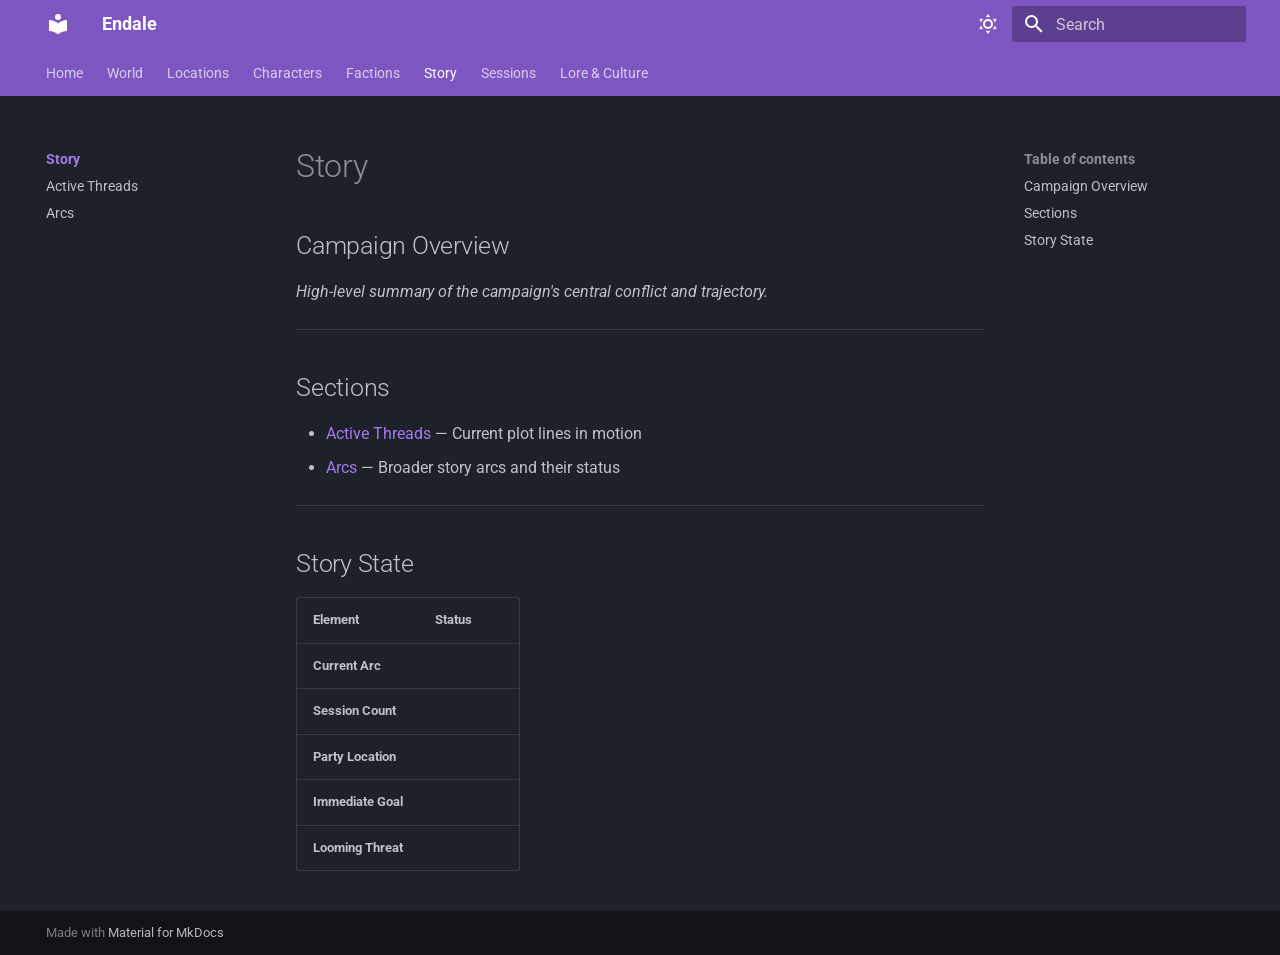
<file: story/index.html>
<!doctype html>
<html lang="en" class="no-js">
  <head>
    
      <meta charset="utf-8">
      <meta name="viewport" content="width=device-width,initial-scale=1">
      
        <meta name="description" content="The world of Endale — campaign wiki for Daggerheart">
      
      
      
      
        <link rel="prev" href="../factions/">
      
      
        <link rel="next" href="threads/">
      
      
        
      
      
      <link rel="icon" href="../assets/images/favicon.png">
      <meta name="generator" content="mkdocs-1.6.1, mkdocs-material-9.7.6">
    
    
      
        <title>Story - Endale</title>
      
    
    
      <link rel="stylesheet" href="../assets/stylesheets/main.484c7ddc.min.css">
      
        
        <link rel="stylesheet" href="../assets/stylesheets/palette.ab4e12ef.min.css">
      
      


    
    
      
    
    
      
        
        
        <link rel="preconnect" href="https://fonts.gstatic.com" crossorigin>
        <link rel="stylesheet" href="https://fonts.googleapis.com/css?family=Roboto:300,300i,400,400i,700,700i%7CRoboto+Mono:400,400i,700,700i&display=fallback">
        <style>:root{--md-text-font:"Roboto";--md-code-font:"Roboto Mono"}</style>
      
    
    
    <script>__md_scope=new URL("..",location),__md_hash=e=>[...e].reduce(((e,_)=>(e<<5)-e+_.charCodeAt(0)),0),__md_get=(e,_=localStorage,t=__md_scope)=>JSON.parse(_.getItem(t.pathname+"."+e)),__md_set=(e,_,t=localStorage,a=__md_scope)=>{try{t.setItem(a.pathname+"."+e,JSON.stringify(_))}catch(e){}}</script>
    
      

    
    
  </head>
  
  
    
    
      
    
    
    
    
    <body dir="ltr" data-md-color-scheme="slate" data-md-color-primary="deep-purple" data-md-color-accent="amber">
  
    
    <input class="md-toggle" data-md-toggle="drawer" type="checkbox" id="__drawer" autocomplete="off">
    <input class="md-toggle" data-md-toggle="search" type="checkbox" id="__search" autocomplete="off">
    <label class="md-overlay" for="__drawer"></label>
    <div data-md-component="skip">
      
        
        <a href="#story" class="md-skip">
          Skip to content
        </a>
      
    </div>
    <div data-md-component="announce">
      
    </div>
    
    
      

<header class="md-header" data-md-component="header">
  <nav class="md-header__inner md-grid" aria-label="Header">
    <a href=".." title="Endale" class="md-header__button md-logo" aria-label="Endale" data-md-component="logo">
      
  
  <svg xmlns="http://www.w3.org/2000/svg" viewBox="0 0 24 24"><path d="M12 8a3 3 0 0 0 3-3 3 3 0 0 0-3-3 3 3 0 0 0-3 3 3 3 0 0 0 3 3m0 3.54C9.64 9.35 6.5 8 3 8v11c3.5 0 6.64 1.35 9 3.54 2.36-2.19 5.5-3.54 9-3.54V8c-3.5 0-6.64 1.35-9 3.54"/></svg>

    </a>
    <label class="md-header__button md-icon" for="__drawer">
      
      <svg xmlns="http://www.w3.org/2000/svg" viewBox="0 0 24 24"><path d="M3 6h18v2H3zm0 5h18v2H3zm0 5h18v2H3z"/></svg>
    </label>
    <div class="md-header__title" data-md-component="header-title">
      <div class="md-header__ellipsis">
        <div class="md-header__topic">
          <span class="md-ellipsis">
            Endale
          </span>
        </div>
        <div class="md-header__topic" data-md-component="header-topic">
          <span class="md-ellipsis">
            
              Story
            
          </span>
        </div>
      </div>
    </div>
    
      
        <form class="md-header__option" data-md-component="palette">
  
    
    
    
    <input class="md-option" data-md-color-media="" data-md-color-scheme="slate" data-md-color-primary="deep-purple" data-md-color-accent="amber"  aria-label="Switch to light mode"  type="radio" name="__palette" id="__palette_0">
    
      <label class="md-header__button md-icon" title="Switch to light mode" for="__palette_1" hidden>
        <svg xmlns="http://www.w3.org/2000/svg" viewBox="0 0 24 24"><path d="M12 7a5 5 0 0 1 5 5 5 5 0 0 1-5 5 5 5 0 0 1-5-5 5 5 0 0 1 5-5m0 2a3 3 0 0 0-3 3 3 3 0 0 0 3 3 3 3 0 0 0 3-3 3 3 0 0 0-3-3m0-7 2.39 3.42C13.65 5.15 12.84 5 12 5s-1.65.15-2.39.42zM3.34 7l4.16-.35A7.2 7.2 0 0 0 5.94 8.5c-.44.74-.69 1.5-.83 2.29zm.02 10 1.76-3.77a7.131 7.131 0 0 0 2.38 4.14zM20.65 7l-1.77 3.79a7.02 7.02 0 0 0-2.38-4.15zm-.01 10-4.14.36c.59-.51 1.12-1.14 1.54-1.86.42-.73.69-1.5.83-2.29zM12 22l-2.41-3.44c.74.27 1.55.44 2.41.44.82 0 1.63-.17 2.37-.44z"/></svg>
      </label>
    
  
    
    
    
    <input class="md-option" data-md-color-media="" data-md-color-scheme="default" data-md-color-primary="deep-purple" data-md-color-accent="amber"  aria-label="Switch to dark mode"  type="radio" name="__palette" id="__palette_1">
    
      <label class="md-header__button md-icon" title="Switch to dark mode" for="__palette_0" hidden>
        <svg xmlns="http://www.w3.org/2000/svg" viewBox="0 0 24 24"><path d="m17.75 4.09-2.53 1.94.91 3.06-2.63-1.81-2.63 1.81.91-3.06-2.53-1.94L12.44 4l1.06-3 1.06 3zm3.5 6.91-1.64 1.25.59 1.98-1.7-1.17-1.7 1.17.59-1.98L15.75 11l2.06-.05L18.5 9l.69 1.95zm-2.28 4.95c.83-.08 1.72 1.1 1.19 1.85-.32.45-.66.87-1.08 1.27C15.17 23 8.84 23 4.94 19.07c-3.91-3.9-3.91-10.24 0-14.14.4-.4.82-.76 1.27-1.08.75-.53 1.93.36 1.85 1.19-.27 2.86.69 5.83 2.89 8.02a9.96 9.96 0 0 0 8.02 2.89m-1.64 2.02a12.08 12.08 0 0 1-7.8-3.47c-2.17-2.19-3.33-5-3.49-7.82-2.81 3.14-2.7 7.96.31 10.98 3.02 3.01 7.84 3.12 10.98.31"/></svg>
      </label>
    
  
</form>
      
    
    
      <script>var palette=__md_get("__palette");if(palette&&palette.color){if("(prefers-color-scheme)"===palette.color.media){var media=matchMedia("(prefers-color-scheme: light)"),input=document.querySelector(media.matches?"[data-md-color-media='(prefers-color-scheme: light)']":"[data-md-color-media='(prefers-color-scheme: dark)']");palette.color.media=input.getAttribute("data-md-color-media"),palette.color.scheme=input.getAttribute("data-md-color-scheme"),palette.color.primary=input.getAttribute("data-md-color-primary"),palette.color.accent=input.getAttribute("data-md-color-accent")}for(var[key,value]of Object.entries(palette.color))document.body.setAttribute("data-md-color-"+key,value)}</script>
    
    
    
      
      
        <label class="md-header__button md-icon" for="__search">
          
          <svg xmlns="http://www.w3.org/2000/svg" viewBox="0 0 24 24"><path d="M9.5 3A6.5 6.5 0 0 1 16 9.5c0 1.61-.59 3.09-1.56 4.23l.27.27h.79l5 5-1.5 1.5-5-5v-.79l-.27-.27A6.52 6.52 0 0 1 9.5 16 6.5 6.5 0 0 1 3 9.5 6.5 6.5 0 0 1 9.5 3m0 2C7 5 5 7 5 9.5S7 14 9.5 14 14 12 14 9.5 12 5 9.5 5"/></svg>
        </label>
        <div class="md-search" data-md-component="search" role="dialog">
  <label class="md-search__overlay" for="__search"></label>
  <div class="md-search__inner" role="search">
    <form class="md-search__form" name="search">
      <input type="text" class="md-search__input" name="query" aria-label="Search" placeholder="Search" autocapitalize="off" autocorrect="off" autocomplete="off" spellcheck="false" data-md-component="search-query" required>
      <label class="md-search__icon md-icon" for="__search">
        
        <svg xmlns="http://www.w3.org/2000/svg" viewBox="0 0 24 24"><path d="M9.5 3A6.5 6.5 0 0 1 16 9.5c0 1.61-.59 3.09-1.56 4.23l.27.27h.79l5 5-1.5 1.5-5-5v-.79l-.27-.27A6.52 6.52 0 0 1 9.5 16 6.5 6.5 0 0 1 3 9.5 6.5 6.5 0 0 1 9.5 3m0 2C7 5 5 7 5 9.5S7 14 9.5 14 14 12 14 9.5 12 5 9.5 5"/></svg>
        
        <svg xmlns="http://www.w3.org/2000/svg" viewBox="0 0 24 24"><path d="M20 11v2H8l5.5 5.5-1.42 1.42L4.16 12l7.92-7.92L13.5 5.5 8 11z"/></svg>
      </label>
      <nav class="md-search__options" aria-label="Search">
        
        <button type="reset" class="md-search__icon md-icon" title="Clear" aria-label="Clear" tabindex="-1">
          
          <svg xmlns="http://www.w3.org/2000/svg" viewBox="0 0 24 24"><path d="M19 6.41 17.59 5 12 10.59 6.41 5 5 6.41 10.59 12 5 17.59 6.41 19 12 13.41 17.59 19 19 17.59 13.41 12z"/></svg>
        </button>
      </nav>
      
        <div class="md-search__suggest" data-md-component="search-suggest"></div>
      
    </form>
    <div class="md-search__output">
      <div class="md-search__scrollwrap" tabindex="0" data-md-scrollfix>
        <div class="md-search-result" data-md-component="search-result">
          <div class="md-search-result__meta">
            Initializing search
          </div>
          <ol class="md-search-result__list" role="presentation"></ol>
        </div>
      </div>
    </div>
  </div>
</div>
      
    
    
  </nav>
  
</header>
    
    <div class="md-container" data-md-component="container">
      
      
        
          
            
<nav class="md-tabs" aria-label="Tabs" data-md-component="tabs">
  <div class="md-grid">
    <ul class="md-tabs__list">
      
        
  
  
  
  
    <li class="md-tabs__item">
      <a href=".." class="md-tabs__link">
        
  
  
    
  
  Home

      </a>
    </li>
  

      
        
  
  
  
  
    
    
      <li class="md-tabs__item">
        <a href="../world/" class="md-tabs__link">
          
  
  
    
  
  World

        </a>
      </li>
    
  

      
        
  
  
  
  
    
    
      <li class="md-tabs__item">
        <a href="../locations/" class="md-tabs__link">
          
  
  
    
  
  Locations

        </a>
      </li>
    
  

      
        
  
  
  
  
    
    
      <li class="md-tabs__item">
        <a href="../characters/" class="md-tabs__link">
          
  
  
    
  
  Characters

        </a>
      </li>
    
  

      
        
  
  
  
  
    
    
      <li class="md-tabs__item">
        <a href="../factions/" class="md-tabs__link">
          
  
  
    
  
  Factions

        </a>
      </li>
    
  

      
        
  
  
  
    
  
  
    
    
      <li class="md-tabs__item md-tabs__item--active">
        <a href="./" class="md-tabs__link">
          
  
  
    
  
  Story

        </a>
      </li>
    
  

      
        
  
  
  
  
    
    
      <li class="md-tabs__item">
        <a href="../sessions/" class="md-tabs__link">
          
  
  
    
  
  Sessions

        </a>
      </li>
    
  

      
        
  
  
  
  
    
    
      <li class="md-tabs__item">
        <a href="../lore/" class="md-tabs__link">
          
  
  
    
  
  Lore & Culture

        </a>
      </li>
    
  

      
    </ul>
  </div>
</nav>
          
        
      
      <main class="md-main" data-md-component="main">
        <div class="md-main__inner md-grid">
          
            
              
              <div class="md-sidebar md-sidebar--primary" data-md-component="sidebar" data-md-type="navigation" >
                <div class="md-sidebar__scrollwrap">
                  <div class="md-sidebar__inner">
                    


  


<nav class="md-nav md-nav--primary md-nav--lifted" aria-label="Navigation" data-md-level="0">
  <label class="md-nav__title" for="__drawer">
    <a href=".." title="Endale" class="md-nav__button md-logo" aria-label="Endale" data-md-component="logo">
      
  
  <svg xmlns="http://www.w3.org/2000/svg" viewBox="0 0 24 24"><path d="M12 8a3 3 0 0 0 3-3 3 3 0 0 0-3-3 3 3 0 0 0-3 3 3 3 0 0 0 3 3m0 3.54C9.64 9.35 6.5 8 3 8v11c3.5 0 6.64 1.35 9 3.54 2.36-2.19 5.5-3.54 9-3.54V8c-3.5 0-6.64 1.35-9 3.54"/></svg>

    </a>
    Endale
  </label>
  
  <ul class="md-nav__list" data-md-scrollfix>
    
      
      
  
  
  
  
    <li class="md-nav__item">
      <a href=".." class="md-nav__link">
        
  
  
  <span class="md-ellipsis">
    
  
    Home
  

    
  </span>
  
  

      </a>
    </li>
  

    
      
      
  
  
  
  
    
    
      
        
          
        
      
        
      
        
      
        
      
    
    
    
      
      
        
      
    
    
    <li class="md-nav__item md-nav__item--nested">
      
        
        
        <input class="md-nav__toggle md-toggle " type="checkbox" id="__nav_2" >
        
          
          <div class="md-nav__link md-nav__container">
            <a href="../world/" class="md-nav__link ">
              
  
  
  <span class="md-ellipsis">
    
  
    World
  

    
  </span>
  
  

            </a>
            
              
              <label class="md-nav__link " for="__nav_2" id="__nav_2_label" tabindex="0">
                <span class="md-nav__icon md-icon"></span>
              </label>
            
          </div>
        
        <nav class="md-nav" data-md-level="1" aria-labelledby="__nav_2_label" aria-expanded="false">
          <label class="md-nav__title" for="__nav_2">
            <span class="md-nav__icon md-icon"></span>
            
  
    World
  

          </label>
          <ul class="md-nav__list" data-md-scrollfix>
            
              
            
              
                
  
  
  
  
    <li class="md-nav__item">
      <a href="../world/history/" class="md-nav__link">
        
  
  
  <span class="md-ellipsis">
    
  
    History
  

    
  </span>
  
  

      </a>
    </li>
  

              
            
              
                
  
  
  
  
    <li class="md-nav__item">
      <a href="../world/geography/" class="md-nav__link">
        
  
  
  <span class="md-ellipsis">
    
  
    Geography
  

    
  </span>
  
  

      </a>
    </li>
  

              
            
              
                
  
  
  
  
    <li class="md-nav__item">
      <a href="../world/cosmology/" class="md-nav__link">
        
  
  
  <span class="md-ellipsis">
    
  
    Cosmology
  

    
  </span>
  
  

      </a>
    </li>
  

              
            
          </ul>
        </nav>
      
    </li>
  

    
      
      
  
  
  
  
    
    
      
        
          
        
      
    
    
    
      
      
        
      
    
    
    <li class="md-nav__item md-nav__item--nested">
      
        
        
        <input class="md-nav__toggle md-toggle " type="checkbox" id="__nav_3" >
        
          
          <div class="md-nav__link md-nav__container">
            <a href="../locations/" class="md-nav__link ">
              
  
  
  <span class="md-ellipsis">
    
  
    Locations
  

    
  </span>
  
  

            </a>
            
          </div>
        
        <nav class="md-nav" data-md-level="1" aria-labelledby="__nav_3_label" aria-expanded="false">
          <label class="md-nav__title" for="__nav_3">
            <span class="md-nav__icon md-icon"></span>
            
  
    Locations
  

          </label>
          <ul class="md-nav__list" data-md-scrollfix>
            
              
            
          </ul>
        </nav>
      
    </li>
  

    
      
      
  
  
  
  
    
    
      
        
          
        
      
        
      
    
    
    
      
      
        
      
    
    
    <li class="md-nav__item md-nav__item--nested">
      
        
        
        <input class="md-nav__toggle md-toggle " type="checkbox" id="__nav_4" >
        
          
          <div class="md-nav__link md-nav__container">
            <a href="../characters/" class="md-nav__link ">
              
  
  
  <span class="md-ellipsis">
    
  
    Characters
  

    
  </span>
  
  

            </a>
            
              
              <label class="md-nav__link " for="__nav_4" id="__nav_4_label" tabindex="0">
                <span class="md-nav__icon md-icon"></span>
              </label>
            
          </div>
        
        <nav class="md-nav" data-md-level="1" aria-labelledby="__nav_4_label" aria-expanded="false">
          <label class="md-nav__title" for="__nav_4">
            <span class="md-nav__icon md-icon"></span>
            
  
    Characters
  

          </label>
          <ul class="md-nav__list" data-md-scrollfix>
            
              
            
              
                
  
  
  
  
    <li class="md-nav__item">
      <a href="../characters/pcs/" class="md-nav__link">
        
  
  
  <span class="md-ellipsis">
    
  
    Player Characters
  

    
  </span>
  
  

      </a>
    </li>
  

              
            
          </ul>
        </nav>
      
    </li>
  

    
      
      
  
  
  
  
    
    
      
        
          
        
      
    
    
    
      
      
        
      
    
    
    <li class="md-nav__item md-nav__item--nested">
      
        
        
        <input class="md-nav__toggle md-toggle " type="checkbox" id="__nav_5" >
        
          
          <div class="md-nav__link md-nav__container">
            <a href="../factions/" class="md-nav__link ">
              
  
  
  <span class="md-ellipsis">
    
  
    Factions
  

    
  </span>
  
  

            </a>
            
          </div>
        
        <nav class="md-nav" data-md-level="1" aria-labelledby="__nav_5_label" aria-expanded="false">
          <label class="md-nav__title" for="__nav_5">
            <span class="md-nav__icon md-icon"></span>
            
  
    Factions
  

          </label>
          <ul class="md-nav__list" data-md-scrollfix>
            
              
            
          </ul>
        </nav>
      
    </li>
  

    
      
      
  
  
    
  
  
  
    
    
      
        
          
        
      
        
      
        
      
    
    
    
      
        
        
      
      
        
      
    
    
    <li class="md-nav__item md-nav__item--active md-nav__item--section md-nav__item--nested">
      
        
        
        <input class="md-nav__toggle md-toggle " type="checkbox" id="__nav_6" checked>
        
          
          <div class="md-nav__link md-nav__container">
            <a href="./" class="md-nav__link md-nav__link--active">
              
  
  
  <span class="md-ellipsis">
    
  
    Story
  

    
  </span>
  
  

            </a>
            
              
              <label class="md-nav__link md-nav__link--active" for="__nav_6" id="__nav_6_label" tabindex="">
                <span class="md-nav__icon md-icon"></span>
              </label>
            
          </div>
        
        <nav class="md-nav" data-md-level="1" aria-labelledby="__nav_6_label" aria-expanded="true">
          <label class="md-nav__title" for="__nav_6">
            <span class="md-nav__icon md-icon"></span>
            
  
    Story
  

          </label>
          <ul class="md-nav__list" data-md-scrollfix>
            
              
            
              
                
  
  
  
  
    <li class="md-nav__item">
      <a href="threads/" class="md-nav__link">
        
  
  
  <span class="md-ellipsis">
    
  
    Active Threads
  

    
  </span>
  
  

      </a>
    </li>
  

              
            
              
                
  
  
  
  
    <li class="md-nav__item">
      <a href="arcs/" class="md-nav__link">
        
  
  
  <span class="md-ellipsis">
    
  
    Arcs
  

    
  </span>
  
  

      </a>
    </li>
  

              
            
          </ul>
        </nav>
      
    </li>
  

    
      
      
  
  
  
  
    
    
      
        
          
        
      
    
    
    
      
      
        
      
    
    
    <li class="md-nav__item md-nav__item--nested">
      
        
        
        <input class="md-nav__toggle md-toggle " type="checkbox" id="__nav_7" >
        
          
          <div class="md-nav__link md-nav__container">
            <a href="../sessions/" class="md-nav__link ">
              
  
  
  <span class="md-ellipsis">
    
  
    Sessions
  

    
  </span>
  
  

            </a>
            
          </div>
        
        <nav class="md-nav" data-md-level="1" aria-labelledby="__nav_7_label" aria-expanded="false">
          <label class="md-nav__title" for="__nav_7">
            <span class="md-nav__icon md-icon"></span>
            
  
    Sessions
  

          </label>
          <ul class="md-nav__list" data-md-scrollfix>
            
              
            
          </ul>
        </nav>
      
    </li>
  

    
      
      
  
  
  
  
    
    
      
        
          
        
      
    
    
    
      
      
        
      
    
    
    <li class="md-nav__item md-nav__item--nested">
      
        
        
        <input class="md-nav__toggle md-toggle " type="checkbox" id="__nav_8" >
        
          
          <div class="md-nav__link md-nav__container">
            <a href="../lore/" class="md-nav__link ">
              
  
  
  <span class="md-ellipsis">
    
  
    Lore & Culture
  

    
  </span>
  
  

            </a>
            
          </div>
        
        <nav class="md-nav" data-md-level="1" aria-labelledby="__nav_8_label" aria-expanded="false">
          <label class="md-nav__title" for="__nav_8">
            <span class="md-nav__icon md-icon"></span>
            
  
    Lore & Culture
  

          </label>
          <ul class="md-nav__list" data-md-scrollfix>
            
              
            
          </ul>
        </nav>
      
    </li>
  

    
  </ul>
</nav>
                  </div>
                </div>
              </div>
            
            
              
              <div class="md-sidebar md-sidebar--secondary" data-md-component="sidebar" data-md-type="toc" >
                <div class="md-sidebar__scrollwrap">
                  <div class="md-sidebar__inner">
                    

<nav class="md-nav md-nav--secondary" aria-label="Table of contents">
  
  
  
    
  
  
    <label class="md-nav__title" for="__toc">
      <span class="md-nav__icon md-icon"></span>
      Table of contents
    </label>
    <ul class="md-nav__list" data-md-component="toc" data-md-scrollfix>
      
        <li class="md-nav__item">
  <a href="#campaign-overview" class="md-nav__link">
    <span class="md-ellipsis">
      
        Campaign Overview
      
    </span>
  </a>
  
</li>
      
        <li class="md-nav__item">
  <a href="#sections" class="md-nav__link">
    <span class="md-ellipsis">
      
        Sections
      
    </span>
  </a>
  
</li>
      
        <li class="md-nav__item">
  <a href="#story-state" class="md-nav__link">
    <span class="md-ellipsis">
      
        Story State
      
    </span>
  </a>
  
</li>
      
    </ul>
  
</nav>
                  </div>
                </div>
              </div>
            
          
          
            <div class="md-content" data-md-component="content">
              
              <article class="md-content__inner md-typeset">
                
                  



<h1 id="story">Story<a class="headerlink" href="#story" title="Permanent link">&para;</a></h1>
<h2 id="campaign-overview">Campaign Overview<a class="headerlink" href="#campaign-overview" title="Permanent link">&para;</a></h2>
<p><em>High-level summary of the campaign's central conflict and trajectory.</em></p>
<hr />
<h2 id="sections">Sections<a class="headerlink" href="#sections" title="Permanent link">&para;</a></h2>
<ul>
<li><a href="threads/">Active Threads</a> — Current plot lines in motion</li>
<li><a href="arcs/">Arcs</a> — Broader story arcs and their status</li>
</ul>
<hr />
<h2 id="story-state">Story State<a class="headerlink" href="#story-state" title="Permanent link">&para;</a></h2>
<table>
<thead>
<tr>
<th>Element</th>
<th>Status</th>
</tr>
</thead>
<tbody>
<tr>
<td><strong>Current Arc</strong></td>
<td></td>
</tr>
<tr>
<td><strong>Session Count</strong></td>
<td></td>
</tr>
<tr>
<td><strong>Party Location</strong></td>
<td></td>
</tr>
<tr>
<td><strong>Immediate Goal</strong></td>
<td></td>
</tr>
<tr>
<td><strong>Looming Threat</strong></td>
<td></td>
</tr>
</tbody>
</table>












                
              </article>
            </div>
          
          
  <script>var tabs=__md_get("__tabs");if(Array.isArray(tabs))e:for(var set of document.querySelectorAll(".tabbed-set")){var labels=set.querySelector(".tabbed-labels");for(var tab of tabs)for(var label of labels.getElementsByTagName("label"))if(label.innerText.trim()===tab){var input=document.getElementById(label.htmlFor);input.checked=!0;continue e}}</script>

<script>var target=document.getElementById(location.hash.slice(1));target&&target.name&&(target.checked=target.name.startsWith("__tabbed_"))</script>
        </div>
        
          <button type="button" class="md-top md-icon" data-md-component="top" hidden>
  
  <svg xmlns="http://www.w3.org/2000/svg" viewBox="0 0 24 24"><path d="M13 20h-2V8l-5.5 5.5-1.42-1.42L12 4.16l7.92 7.92-1.42 1.42L13 8z"/></svg>
  Back to top
</button>
        
      </main>
      
        <footer class="md-footer">
  
  <div class="md-footer-meta md-typeset">
    <div class="md-footer-meta__inner md-grid">
      <div class="md-copyright">
  
  
    Made with
    <a href="https://squidfunk.github.io/mkdocs-material/" target="_blank" rel="noopener">
      Material for MkDocs
    </a>
  
</div>
      
    </div>
  </div>
</footer>
      
    </div>
    <div class="md-dialog" data-md-component="dialog">
      <div class="md-dialog__inner md-typeset"></div>
    </div>
    
    
    
      
      
      <script id="__config" type="application/json">{"annotate": null, "base": "..", "features": ["navigation.tabs", "navigation.sections", "navigation.indexes", "navigation.top", "search.suggest", "search.highlight", "content.tabs.link"], "search": "../assets/javascripts/workers/search.2c215733.min.js", "tags": null, "translations": {"clipboard.copied": "Copied to clipboard", "clipboard.copy": "Copy to clipboard", "search.result.more.one": "1 more on this page", "search.result.more.other": "# more on this page", "search.result.none": "No matching documents", "search.result.one": "1 matching document", "search.result.other": "# matching documents", "search.result.placeholder": "Type to start searching", "search.result.term.missing": "Missing", "select.version": "Select version"}, "version": null}</script>
    
    
      <script src="../assets/javascripts/bundle.79ae519e.min.js"></script>
      
    
  </body>
</html>
</file>
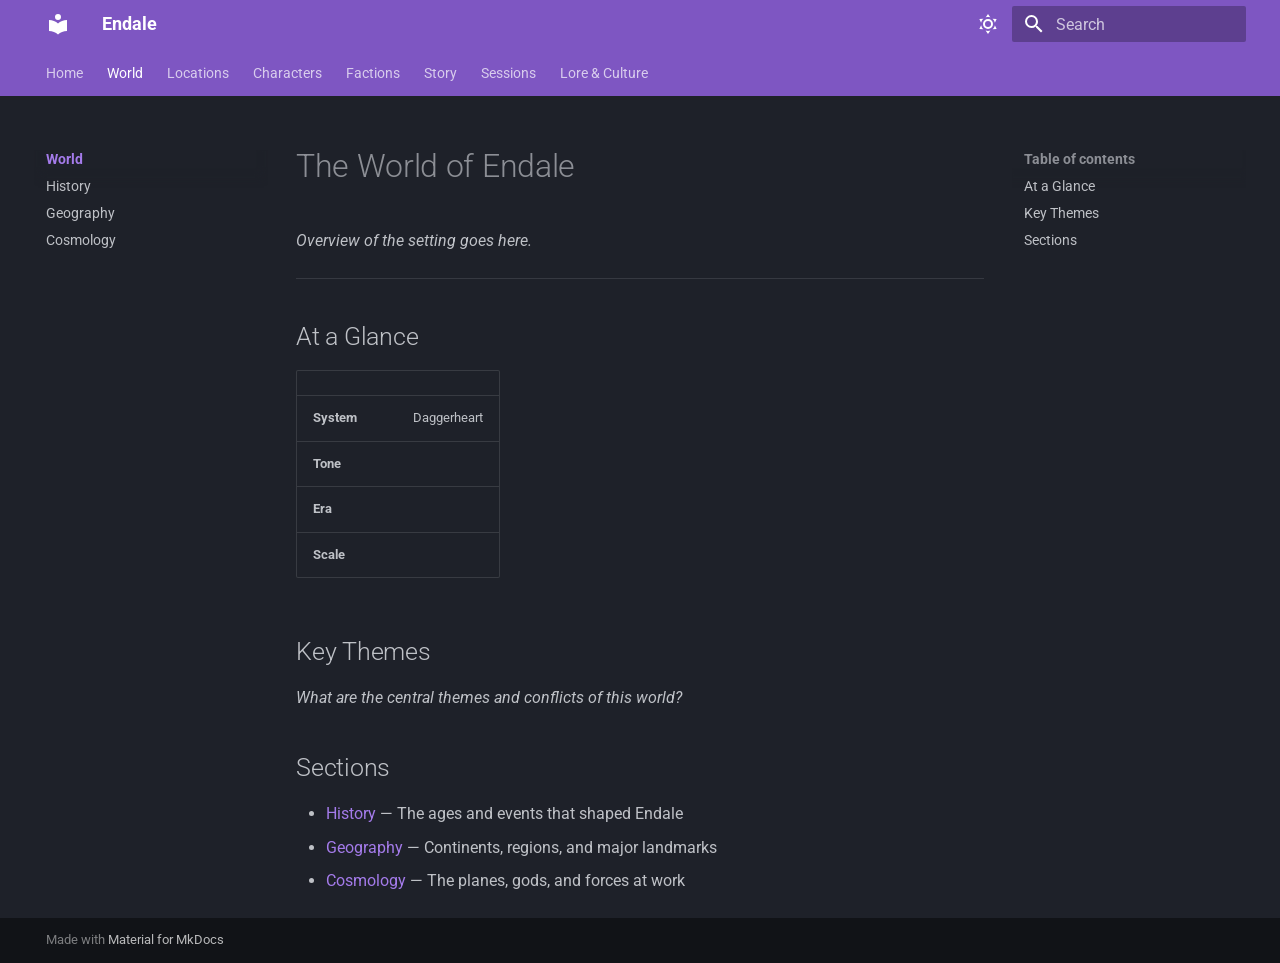
<file: world/index.html>
<!doctype html>
<html lang="en" class="no-js">
  <head>
    
      <meta charset="utf-8">
      <meta name="viewport" content="width=device-width,initial-scale=1">
      
        <meta name="description" content="The world of Endale — campaign wiki for Daggerheart">
      
      
      
      
        <link rel="prev" href="..">
      
      
        <link rel="next" href="history/">
      
      
        
      
      
      <link rel="icon" href="../assets/images/favicon.png">
      <meta name="generator" content="mkdocs-1.6.1, mkdocs-material-9.7.6">
    
    
      
        <title>The World of Endale - Endale</title>
      
    
    
      <link rel="stylesheet" href="../assets/stylesheets/main.484c7ddc.min.css">
      
        
        <link rel="stylesheet" href="../assets/stylesheets/palette.ab4e12ef.min.css">
      
      


    
    
      
    
    
      
        
        
        <link rel="preconnect" href="https://fonts.gstatic.com" crossorigin>
        <link rel="stylesheet" href="https://fonts.googleapis.com/css?family=Roboto:300,300i,400,400i,700,700i%7CRoboto+Mono:400,400i,700,700i&display=fallback">
        <style>:root{--md-text-font:"Roboto";--md-code-font:"Roboto Mono"}</style>
      
    
    
    <script>__md_scope=new URL("..",location),__md_hash=e=>[...e].reduce(((e,_)=>(e<<5)-e+_.charCodeAt(0)),0),__md_get=(e,_=localStorage,t=__md_scope)=>JSON.parse(_.getItem(t.pathname+"."+e)),__md_set=(e,_,t=localStorage,a=__md_scope)=>{try{t.setItem(a.pathname+"."+e,JSON.stringify(_))}catch(e){}}</script>
    
      

    
    
  </head>
  
  
    
    
      
    
    
    
    
    <body dir="ltr" data-md-color-scheme="slate" data-md-color-primary="deep-purple" data-md-color-accent="amber">
  
    
    <input class="md-toggle" data-md-toggle="drawer" type="checkbox" id="__drawer" autocomplete="off">
    <input class="md-toggle" data-md-toggle="search" type="checkbox" id="__search" autocomplete="off">
    <label class="md-overlay" for="__drawer"></label>
    <div data-md-component="skip">
      
        
        <a href="#the-world-of-endale" class="md-skip">
          Skip to content
        </a>
      
    </div>
    <div data-md-component="announce">
      
    </div>
    
    
      

<header class="md-header" data-md-component="header">
  <nav class="md-header__inner md-grid" aria-label="Header">
    <a href=".." title="Endale" class="md-header__button md-logo" aria-label="Endale" data-md-component="logo">
      
  
  <svg xmlns="http://www.w3.org/2000/svg" viewBox="0 0 24 24"><path d="M12 8a3 3 0 0 0 3-3 3 3 0 0 0-3-3 3 3 0 0 0-3 3 3 3 0 0 0 3 3m0 3.54C9.64 9.35 6.5 8 3 8v11c3.5 0 6.64 1.35 9 3.54 2.36-2.19 5.5-3.54 9-3.54V8c-3.5 0-6.64 1.35-9 3.54"/></svg>

    </a>
    <label class="md-header__button md-icon" for="__drawer">
      
      <svg xmlns="http://www.w3.org/2000/svg" viewBox="0 0 24 24"><path d="M3 6h18v2H3zm0 5h18v2H3zm0 5h18v2H3z"/></svg>
    </label>
    <div class="md-header__title" data-md-component="header-title">
      <div class="md-header__ellipsis">
        <div class="md-header__topic">
          <span class="md-ellipsis">
            Endale
          </span>
        </div>
        <div class="md-header__topic" data-md-component="header-topic">
          <span class="md-ellipsis">
            
              The World of Endale
            
          </span>
        </div>
      </div>
    </div>
    
      
        <form class="md-header__option" data-md-component="palette">
  
    
    
    
    <input class="md-option" data-md-color-media="" data-md-color-scheme="slate" data-md-color-primary="deep-purple" data-md-color-accent="amber"  aria-label="Switch to light mode"  type="radio" name="__palette" id="__palette_0">
    
      <label class="md-header__button md-icon" title="Switch to light mode" for="__palette_1" hidden>
        <svg xmlns="http://www.w3.org/2000/svg" viewBox="0 0 24 24"><path d="M12 7a5 5 0 0 1 5 5 5 5 0 0 1-5 5 5 5 0 0 1-5-5 5 5 0 0 1 5-5m0 2a3 3 0 0 0-3 3 3 3 0 0 0 3 3 3 3 0 0 0 3-3 3 3 0 0 0-3-3m0-7 2.39 3.42C13.65 5.15 12.84 5 12 5s-1.65.15-2.39.42zM3.34 7l4.16-.35A7.2 7.2 0 0 0 5.94 8.5c-.44.74-.69 1.5-.83 2.29zm.02 10 1.76-3.77a7.131 7.131 0 0 0 2.38 4.14zM20.65 7l-1.77 3.79a7.02 7.02 0 0 0-2.38-4.15zm-.01 10-4.14.36c.59-.51 1.12-1.14 1.54-1.86.42-.73.69-1.5.83-2.29zM12 22l-2.41-3.44c.74.27 1.55.44 2.41.44.82 0 1.63-.17 2.37-.44z"/></svg>
      </label>
    
  
    
    
    
    <input class="md-option" data-md-color-media="" data-md-color-scheme="default" data-md-color-primary="deep-purple" data-md-color-accent="amber"  aria-label="Switch to dark mode"  type="radio" name="__palette" id="__palette_1">
    
      <label class="md-header__button md-icon" title="Switch to dark mode" for="__palette_0" hidden>
        <svg xmlns="http://www.w3.org/2000/svg" viewBox="0 0 24 24"><path d="m17.75 4.09-2.53 1.94.91 3.06-2.63-1.81-2.63 1.81.91-3.06-2.53-1.94L12.44 4l1.06-3 1.06 3zm3.5 6.91-1.64 1.25.59 1.98-1.7-1.17-1.7 1.17.59-1.98L15.75 11l2.06-.05L18.5 9l.69 1.95zm-2.28 4.95c.83-.08 1.72 1.1 1.19 1.85-.32.45-.66.87-1.08 1.27C15.17 23 8.84 23 4.94 19.07c-3.91-3.9-3.91-10.24 0-14.14.4-.4.82-.76 1.27-1.08.75-.53 1.93.36 1.85 1.19-.27 2.86.69 5.83 2.89 8.02a9.96 9.96 0 0 0 8.02 2.89m-1.64 2.02a12.08 12.08 0 0 1-7.8-3.47c-2.17-2.19-3.33-5-3.49-7.82-2.81 3.14-2.7 7.96.31 10.98 3.02 3.01 7.84 3.12 10.98.31"/></svg>
      </label>
    
  
</form>
      
    
    
      <script>var palette=__md_get("__palette");if(palette&&palette.color){if("(prefers-color-scheme)"===palette.color.media){var media=matchMedia("(prefers-color-scheme: light)"),input=document.querySelector(media.matches?"[data-md-color-media='(prefers-color-scheme: light)']":"[data-md-color-media='(prefers-color-scheme: dark)']");palette.color.media=input.getAttribute("data-md-color-media"),palette.color.scheme=input.getAttribute("data-md-color-scheme"),palette.color.primary=input.getAttribute("data-md-color-primary"),palette.color.accent=input.getAttribute("data-md-color-accent")}for(var[key,value]of Object.entries(palette.color))document.body.setAttribute("data-md-color-"+key,value)}</script>
    
    
    
      
      
        <label class="md-header__button md-icon" for="__search">
          
          <svg xmlns="http://www.w3.org/2000/svg" viewBox="0 0 24 24"><path d="M9.5 3A6.5 6.5 0 0 1 16 9.5c0 1.61-.59 3.09-1.56 4.23l.27.27h.79l5 5-1.5 1.5-5-5v-.79l-.27-.27A6.52 6.52 0 0 1 9.5 16 6.5 6.5 0 0 1 3 9.5 6.5 6.5 0 0 1 9.5 3m0 2C7 5 5 7 5 9.5S7 14 9.5 14 14 12 14 9.5 12 5 9.5 5"/></svg>
        </label>
        <div class="md-search" data-md-component="search" role="dialog">
  <label class="md-search__overlay" for="__search"></label>
  <div class="md-search__inner" role="search">
    <form class="md-search__form" name="search">
      <input type="text" class="md-search__input" name="query" aria-label="Search" placeholder="Search" autocapitalize="off" autocorrect="off" autocomplete="off" spellcheck="false" data-md-component="search-query" required>
      <label class="md-search__icon md-icon" for="__search">
        
        <svg xmlns="http://www.w3.org/2000/svg" viewBox="0 0 24 24"><path d="M9.5 3A6.5 6.5 0 0 1 16 9.5c0 1.61-.59 3.09-1.56 4.23l.27.27h.79l5 5-1.5 1.5-5-5v-.79l-.27-.27A6.52 6.52 0 0 1 9.5 16 6.5 6.5 0 0 1 3 9.5 6.5 6.5 0 0 1 9.5 3m0 2C7 5 5 7 5 9.5S7 14 9.5 14 14 12 14 9.5 12 5 9.5 5"/></svg>
        
        <svg xmlns="http://www.w3.org/2000/svg" viewBox="0 0 24 24"><path d="M20 11v2H8l5.5 5.5-1.42 1.42L4.16 12l7.92-7.92L13.5 5.5 8 11z"/></svg>
      </label>
      <nav class="md-search__options" aria-label="Search">
        
        <button type="reset" class="md-search__icon md-icon" title="Clear" aria-label="Clear" tabindex="-1">
          
          <svg xmlns="http://www.w3.org/2000/svg" viewBox="0 0 24 24"><path d="M19 6.41 17.59 5 12 10.59 6.41 5 5 6.41 10.59 12 5 17.59 6.41 19 12 13.41 17.59 19 19 17.59 13.41 12z"/></svg>
        </button>
      </nav>
      
        <div class="md-search__suggest" data-md-component="search-suggest"></div>
      
    </form>
    <div class="md-search__output">
      <div class="md-search__scrollwrap" tabindex="0" data-md-scrollfix>
        <div class="md-search-result" data-md-component="search-result">
          <div class="md-search-result__meta">
            Initializing search
          </div>
          <ol class="md-search-result__list" role="presentation"></ol>
        </div>
      </div>
    </div>
  </div>
</div>
      
    
    
  </nav>
  
</header>
    
    <div class="md-container" data-md-component="container">
      
      
        
          
            
<nav class="md-tabs" aria-label="Tabs" data-md-component="tabs">
  <div class="md-grid">
    <ul class="md-tabs__list">
      
        
  
  
  
  
    <li class="md-tabs__item">
      <a href=".." class="md-tabs__link">
        
  
  
    
  
  Home

      </a>
    </li>
  

      
        
  
  
  
    
  
  
    
    
      <li class="md-tabs__item md-tabs__item--active">
        <a href="./" class="md-tabs__link">
          
  
  
    
  
  World

        </a>
      </li>
    
  

      
        
  
  
  
  
    
    
      <li class="md-tabs__item">
        <a href="../locations/" class="md-tabs__link">
          
  
  
    
  
  Locations

        </a>
      </li>
    
  

      
        
  
  
  
  
    
    
      <li class="md-tabs__item">
        <a href="../characters/" class="md-tabs__link">
          
  
  
    
  
  Characters

        </a>
      </li>
    
  

      
        
  
  
  
  
    
    
      <li class="md-tabs__item">
        <a href="../factions/" class="md-tabs__link">
          
  
  
    
  
  Factions

        </a>
      </li>
    
  

      
        
  
  
  
  
    
    
      <li class="md-tabs__item">
        <a href="../story/" class="md-tabs__link">
          
  
  
    
  
  Story

        </a>
      </li>
    
  

      
        
  
  
  
  
    
    
      <li class="md-tabs__item">
        <a href="../sessions/" class="md-tabs__link">
          
  
  
    
  
  Sessions

        </a>
      </li>
    
  

      
        
  
  
  
  
    
    
      <li class="md-tabs__item">
        <a href="../lore/" class="md-tabs__link">
          
  
  
    
  
  Lore & Culture

        </a>
      </li>
    
  

      
    </ul>
  </div>
</nav>
          
        
      
      <main class="md-main" data-md-component="main">
        <div class="md-main__inner md-grid">
          
            
              
              <div class="md-sidebar md-sidebar--primary" data-md-component="sidebar" data-md-type="navigation" >
                <div class="md-sidebar__scrollwrap">
                  <div class="md-sidebar__inner">
                    


  


<nav class="md-nav md-nav--primary md-nav--lifted" aria-label="Navigation" data-md-level="0">
  <label class="md-nav__title" for="__drawer">
    <a href=".." title="Endale" class="md-nav__button md-logo" aria-label="Endale" data-md-component="logo">
      
  
  <svg xmlns="http://www.w3.org/2000/svg" viewBox="0 0 24 24"><path d="M12 8a3 3 0 0 0 3-3 3 3 0 0 0-3-3 3 3 0 0 0-3 3 3 3 0 0 0 3 3m0 3.54C9.64 9.35 6.5 8 3 8v11c3.5 0 6.64 1.35 9 3.54 2.36-2.19 5.5-3.54 9-3.54V8c-3.5 0-6.64 1.35-9 3.54"/></svg>

    </a>
    Endale
  </label>
  
  <ul class="md-nav__list" data-md-scrollfix>
    
      
      
  
  
  
  
    <li class="md-nav__item">
      <a href=".." class="md-nav__link">
        
  
  
  <span class="md-ellipsis">
    
  
    Home
  

    
  </span>
  
  

      </a>
    </li>
  

    
      
      
  
  
    
  
  
  
    
    
      
        
          
        
      
        
      
        
      
        
      
    
    
    
      
        
        
      
      
        
      
    
    
    <li class="md-nav__item md-nav__item--active md-nav__item--section md-nav__item--nested">
      
        
        
        <input class="md-nav__toggle md-toggle " type="checkbox" id="__nav_2" checked>
        
          
          <div class="md-nav__link md-nav__container">
            <a href="./" class="md-nav__link md-nav__link--active">
              
  
  
  <span class="md-ellipsis">
    
  
    World
  

    
  </span>
  
  

            </a>
            
              
              <label class="md-nav__link md-nav__link--active" for="__nav_2" id="__nav_2_label" tabindex="">
                <span class="md-nav__icon md-icon"></span>
              </label>
            
          </div>
        
        <nav class="md-nav" data-md-level="1" aria-labelledby="__nav_2_label" aria-expanded="true">
          <label class="md-nav__title" for="__nav_2">
            <span class="md-nav__icon md-icon"></span>
            
  
    World
  

          </label>
          <ul class="md-nav__list" data-md-scrollfix>
            
              
            
              
                
  
  
  
  
    <li class="md-nav__item">
      <a href="history/" class="md-nav__link">
        
  
  
  <span class="md-ellipsis">
    
  
    History
  

    
  </span>
  
  

      </a>
    </li>
  

              
            
              
                
  
  
  
  
    <li class="md-nav__item">
      <a href="geography/" class="md-nav__link">
        
  
  
  <span class="md-ellipsis">
    
  
    Geography
  

    
  </span>
  
  

      </a>
    </li>
  

              
            
              
                
  
  
  
  
    <li class="md-nav__item">
      <a href="cosmology/" class="md-nav__link">
        
  
  
  <span class="md-ellipsis">
    
  
    Cosmology
  

    
  </span>
  
  

      </a>
    </li>
  

              
            
          </ul>
        </nav>
      
    </li>
  

    
      
      
  
  
  
  
    
    
      
        
          
        
      
    
    
    
      
      
        
      
    
    
    <li class="md-nav__item md-nav__item--nested">
      
        
        
        <input class="md-nav__toggle md-toggle " type="checkbox" id="__nav_3" >
        
          
          <div class="md-nav__link md-nav__container">
            <a href="../locations/" class="md-nav__link ">
              
  
  
  <span class="md-ellipsis">
    
  
    Locations
  

    
  </span>
  
  

            </a>
            
          </div>
        
        <nav class="md-nav" data-md-level="1" aria-labelledby="__nav_3_label" aria-expanded="false">
          <label class="md-nav__title" for="__nav_3">
            <span class="md-nav__icon md-icon"></span>
            
  
    Locations
  

          </label>
          <ul class="md-nav__list" data-md-scrollfix>
            
              
            
          </ul>
        </nav>
      
    </li>
  

    
      
      
  
  
  
  
    
    
      
        
          
        
      
        
      
    
    
    
      
      
        
      
    
    
    <li class="md-nav__item md-nav__item--nested">
      
        
        
        <input class="md-nav__toggle md-toggle " type="checkbox" id="__nav_4" >
        
          
          <div class="md-nav__link md-nav__container">
            <a href="../characters/" class="md-nav__link ">
              
  
  
  <span class="md-ellipsis">
    
  
    Characters
  

    
  </span>
  
  

            </a>
            
              
              <label class="md-nav__link " for="__nav_4" id="__nav_4_label" tabindex="0">
                <span class="md-nav__icon md-icon"></span>
              </label>
            
          </div>
        
        <nav class="md-nav" data-md-level="1" aria-labelledby="__nav_4_label" aria-expanded="false">
          <label class="md-nav__title" for="__nav_4">
            <span class="md-nav__icon md-icon"></span>
            
  
    Characters
  

          </label>
          <ul class="md-nav__list" data-md-scrollfix>
            
              
            
              
                
  
  
  
  
    <li class="md-nav__item">
      <a href="../characters/pcs/" class="md-nav__link">
        
  
  
  <span class="md-ellipsis">
    
  
    Player Characters
  

    
  </span>
  
  

      </a>
    </li>
  

              
            
          </ul>
        </nav>
      
    </li>
  

    
      
      
  
  
  
  
    
    
      
        
          
        
      
    
    
    
      
      
        
      
    
    
    <li class="md-nav__item md-nav__item--nested">
      
        
        
        <input class="md-nav__toggle md-toggle " type="checkbox" id="__nav_5" >
        
          
          <div class="md-nav__link md-nav__container">
            <a href="../factions/" class="md-nav__link ">
              
  
  
  <span class="md-ellipsis">
    
  
    Factions
  

    
  </span>
  
  

            </a>
            
          </div>
        
        <nav class="md-nav" data-md-level="1" aria-labelledby="__nav_5_label" aria-expanded="false">
          <label class="md-nav__title" for="__nav_5">
            <span class="md-nav__icon md-icon"></span>
            
  
    Factions
  

          </label>
          <ul class="md-nav__list" data-md-scrollfix>
            
              
            
          </ul>
        </nav>
      
    </li>
  

    
      
      
  
  
  
  
    
    
      
        
          
        
      
        
      
        
      
    
    
    
      
      
        
      
    
    
    <li class="md-nav__item md-nav__item--nested">
      
        
        
        <input class="md-nav__toggle md-toggle " type="checkbox" id="__nav_6" >
        
          
          <div class="md-nav__link md-nav__container">
            <a href="../story/" class="md-nav__link ">
              
  
  
  <span class="md-ellipsis">
    
  
    Story
  

    
  </span>
  
  

            </a>
            
              
              <label class="md-nav__link " for="__nav_6" id="__nav_6_label" tabindex="0">
                <span class="md-nav__icon md-icon"></span>
              </label>
            
          </div>
        
        <nav class="md-nav" data-md-level="1" aria-labelledby="__nav_6_label" aria-expanded="false">
          <label class="md-nav__title" for="__nav_6">
            <span class="md-nav__icon md-icon"></span>
            
  
    Story
  

          </label>
          <ul class="md-nav__list" data-md-scrollfix>
            
              
            
              
                
  
  
  
  
    <li class="md-nav__item">
      <a href="../story/threads/" class="md-nav__link">
        
  
  
  <span class="md-ellipsis">
    
  
    Active Threads
  

    
  </span>
  
  

      </a>
    </li>
  

              
            
              
                
  
  
  
  
    <li class="md-nav__item">
      <a href="../story/arcs/" class="md-nav__link">
        
  
  
  <span class="md-ellipsis">
    
  
    Arcs
  

    
  </span>
  
  

      </a>
    </li>
  

              
            
          </ul>
        </nav>
      
    </li>
  

    
      
      
  
  
  
  
    
    
      
        
          
        
      
    
    
    
      
      
        
      
    
    
    <li class="md-nav__item md-nav__item--nested">
      
        
        
        <input class="md-nav__toggle md-toggle " type="checkbox" id="__nav_7" >
        
          
          <div class="md-nav__link md-nav__container">
            <a href="../sessions/" class="md-nav__link ">
              
  
  
  <span class="md-ellipsis">
    
  
    Sessions
  

    
  </span>
  
  

            </a>
            
          </div>
        
        <nav class="md-nav" data-md-level="1" aria-labelledby="__nav_7_label" aria-expanded="false">
          <label class="md-nav__title" for="__nav_7">
            <span class="md-nav__icon md-icon"></span>
            
  
    Sessions
  

          </label>
          <ul class="md-nav__list" data-md-scrollfix>
            
              
            
          </ul>
        </nav>
      
    </li>
  

    
      
      
  
  
  
  
    
    
      
        
          
        
      
    
    
    
      
      
        
      
    
    
    <li class="md-nav__item md-nav__item--nested">
      
        
        
        <input class="md-nav__toggle md-toggle " type="checkbox" id="__nav_8" >
        
          
          <div class="md-nav__link md-nav__container">
            <a href="../lore/" class="md-nav__link ">
              
  
  
  <span class="md-ellipsis">
    
  
    Lore & Culture
  

    
  </span>
  
  

            </a>
            
          </div>
        
        <nav class="md-nav" data-md-level="1" aria-labelledby="__nav_8_label" aria-expanded="false">
          <label class="md-nav__title" for="__nav_8">
            <span class="md-nav__icon md-icon"></span>
            
  
    Lore & Culture
  

          </label>
          <ul class="md-nav__list" data-md-scrollfix>
            
              
            
          </ul>
        </nav>
      
    </li>
  

    
  </ul>
</nav>
                  </div>
                </div>
              </div>
            
            
              
              <div class="md-sidebar md-sidebar--secondary" data-md-component="sidebar" data-md-type="toc" >
                <div class="md-sidebar__scrollwrap">
                  <div class="md-sidebar__inner">
                    

<nav class="md-nav md-nav--secondary" aria-label="Table of contents">
  
  
  
    
  
  
    <label class="md-nav__title" for="__toc">
      <span class="md-nav__icon md-icon"></span>
      Table of contents
    </label>
    <ul class="md-nav__list" data-md-component="toc" data-md-scrollfix>
      
        <li class="md-nav__item">
  <a href="#at-a-glance" class="md-nav__link">
    <span class="md-ellipsis">
      
        At a Glance
      
    </span>
  </a>
  
</li>
      
        <li class="md-nav__item">
  <a href="#key-themes" class="md-nav__link">
    <span class="md-ellipsis">
      
        Key Themes
      
    </span>
  </a>
  
</li>
      
        <li class="md-nav__item">
  <a href="#sections" class="md-nav__link">
    <span class="md-ellipsis">
      
        Sections
      
    </span>
  </a>
  
</li>
      
    </ul>
  
</nav>
                  </div>
                </div>
              </div>
            
          
          
            <div class="md-content" data-md-component="content">
              
              <article class="md-content__inner md-typeset">
                
                  



<h1 id="the-world-of-endale">The World of Endale<a class="headerlink" href="#the-world-of-endale" title="Permanent link">&para;</a></h1>
<p><em>Overview of the setting goes here.</em></p>
<hr />
<h2 id="at-a-glance">At a Glance<a class="headerlink" href="#at-a-glance" title="Permanent link">&para;</a></h2>
<table>
<thead>
<tr>
<th></th>
<th></th>
</tr>
</thead>
<tbody>
<tr>
<td><strong>System</strong></td>
<td>Daggerheart</td>
</tr>
<tr>
<td><strong>Tone</strong></td>
<td></td>
</tr>
<tr>
<td><strong>Era</strong></td>
<td></td>
</tr>
<tr>
<td><strong>Scale</strong></td>
<td></td>
</tr>
</tbody>
</table>
<h2 id="key-themes">Key Themes<a class="headerlink" href="#key-themes" title="Permanent link">&para;</a></h2>
<p><em>What are the central themes and conflicts of this world?</em></p>
<h2 id="sections">Sections<a class="headerlink" href="#sections" title="Permanent link">&para;</a></h2>
<ul>
<li><a href="history/">History</a> — The ages and events that shaped Endale</li>
<li><a href="geography/">Geography</a> — Continents, regions, and major landmarks</li>
<li><a href="cosmology/">Cosmology</a> — The planes, gods, and forces at work</li>
</ul>












                
              </article>
            </div>
          
          
  <script>var tabs=__md_get("__tabs");if(Array.isArray(tabs))e:for(var set of document.querySelectorAll(".tabbed-set")){var labels=set.querySelector(".tabbed-labels");for(var tab of tabs)for(var label of labels.getElementsByTagName("label"))if(label.innerText.trim()===tab){var input=document.getElementById(label.htmlFor);input.checked=!0;continue e}}</script>

<script>var target=document.getElementById(location.hash.slice(1));target&&target.name&&(target.checked=target.name.startsWith("__tabbed_"))</script>
        </div>
        
          <button type="button" class="md-top md-icon" data-md-component="top" hidden>
  
  <svg xmlns="http://www.w3.org/2000/svg" viewBox="0 0 24 24"><path d="M13 20h-2V8l-5.5 5.5-1.42-1.42L12 4.16l7.92 7.92-1.42 1.42L13 8z"/></svg>
  Back to top
</button>
        
      </main>
      
        <footer class="md-footer">
  
  <div class="md-footer-meta md-typeset">
    <div class="md-footer-meta__inner md-grid">
      <div class="md-copyright">
  
  
    Made with
    <a href="https://squidfunk.github.io/mkdocs-material/" target="_blank" rel="noopener">
      Material for MkDocs
    </a>
  
</div>
      
    </div>
  </div>
</footer>
      
    </div>
    <div class="md-dialog" data-md-component="dialog">
      <div class="md-dialog__inner md-typeset"></div>
    </div>
    
    
    
      
      
      <script id="__config" type="application/json">{"annotate": null, "base": "..", "features": ["navigation.tabs", "navigation.sections", "navigation.indexes", "navigation.top", "search.suggest", "search.highlight", "content.tabs.link"], "search": "../assets/javascripts/workers/search.2c215733.min.js", "tags": null, "translations": {"clipboard.copied": "Copied to clipboard", "clipboard.copy": "Copy to clipboard", "search.result.more.one": "1 more on this page", "search.result.more.other": "# more on this page", "search.result.none": "No matching documents", "search.result.one": "1 matching document", "search.result.other": "# matching documents", "search.result.placeholder": "Type to start searching", "search.result.term.missing": "Missing", "select.version": "Select version"}, "version": null}</script>
    
    
      <script src="../assets/javascripts/bundle.79ae519e.min.js"></script>
      
    
  </body>
</html>
</file>
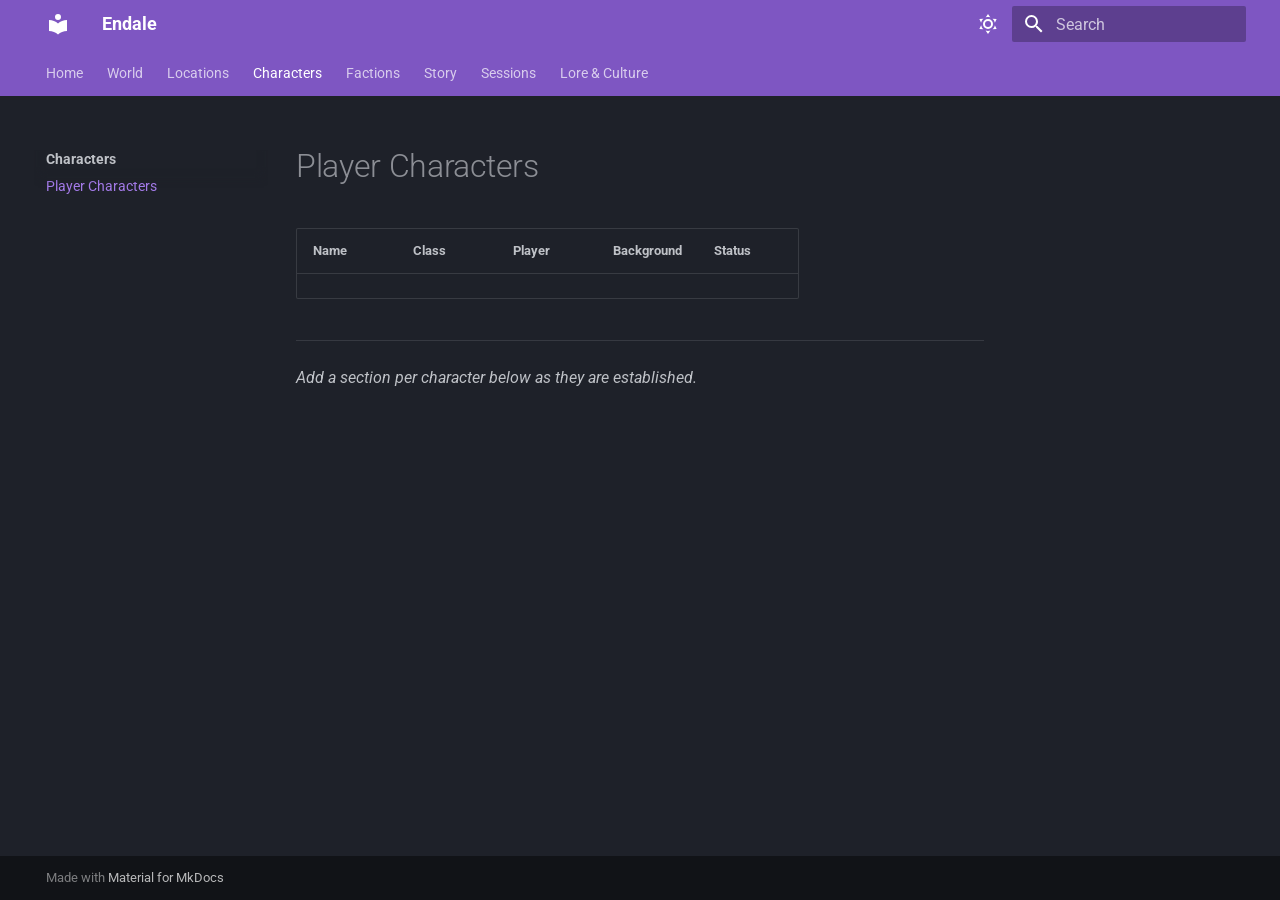
<file: characters/pcs/index.html>
<!doctype html>
<html lang="en" class="no-js">
  <head>
    
      <meta charset="utf-8">
      <meta name="viewport" content="width=device-width,initial-scale=1">
      
        <meta name="description" content="The world of Endale — campaign wiki for Daggerheart">
      
      
      
      
        <link rel="prev" href="../">
      
      
        <link rel="next" href="../../factions/">
      
      
        
      
      
      <link rel="icon" href="../../assets/images/favicon.png">
      <meta name="generator" content="mkdocs-1.6.1, mkdocs-material-9.7.6">
    
    
      
        <title>Player Characters - Endale</title>
      
    
    
      <link rel="stylesheet" href="../../assets/stylesheets/main.484c7ddc.min.css">
      
        
        <link rel="stylesheet" href="../../assets/stylesheets/palette.ab4e12ef.min.css">
      
      


    
    
      
    
    
      
        
        
        <link rel="preconnect" href="https://fonts.gstatic.com" crossorigin>
        <link rel="stylesheet" href="https://fonts.googleapis.com/css?family=Roboto:300,300i,400,400i,700,700i%7CRoboto+Mono:400,400i,700,700i&display=fallback">
        <style>:root{--md-text-font:"Roboto";--md-code-font:"Roboto Mono"}</style>
      
    
    
    <script>__md_scope=new URL("../..",location),__md_hash=e=>[...e].reduce(((e,_)=>(e<<5)-e+_.charCodeAt(0)),0),__md_get=(e,_=localStorage,t=__md_scope)=>JSON.parse(_.getItem(t.pathname+"."+e)),__md_set=(e,_,t=localStorage,a=__md_scope)=>{try{t.setItem(a.pathname+"."+e,JSON.stringify(_))}catch(e){}}</script>
    
      

    
    
  </head>
  
  
    
    
      
    
    
    
    
    <body dir="ltr" data-md-color-scheme="slate" data-md-color-primary="deep-purple" data-md-color-accent="amber">
  
    
    <input class="md-toggle" data-md-toggle="drawer" type="checkbox" id="__drawer" autocomplete="off">
    <input class="md-toggle" data-md-toggle="search" type="checkbox" id="__search" autocomplete="off">
    <label class="md-overlay" for="__drawer"></label>
    <div data-md-component="skip">
      
        
        <a href="#player-characters" class="md-skip">
          Skip to content
        </a>
      
    </div>
    <div data-md-component="announce">
      
    </div>
    
    
      

<header class="md-header" data-md-component="header">
  <nav class="md-header__inner md-grid" aria-label="Header">
    <a href="../.." title="Endale" class="md-header__button md-logo" aria-label="Endale" data-md-component="logo">
      
  
  <svg xmlns="http://www.w3.org/2000/svg" viewBox="0 0 24 24"><path d="M12 8a3 3 0 0 0 3-3 3 3 0 0 0-3-3 3 3 0 0 0-3 3 3 3 0 0 0 3 3m0 3.54C9.64 9.35 6.5 8 3 8v11c3.5 0 6.64 1.35 9 3.54 2.36-2.19 5.5-3.54 9-3.54V8c-3.5 0-6.64 1.35-9 3.54"/></svg>

    </a>
    <label class="md-header__button md-icon" for="__drawer">
      
      <svg xmlns="http://www.w3.org/2000/svg" viewBox="0 0 24 24"><path d="M3 6h18v2H3zm0 5h18v2H3zm0 5h18v2H3z"/></svg>
    </label>
    <div class="md-header__title" data-md-component="header-title">
      <div class="md-header__ellipsis">
        <div class="md-header__topic">
          <span class="md-ellipsis">
            Endale
          </span>
        </div>
        <div class="md-header__topic" data-md-component="header-topic">
          <span class="md-ellipsis">
            
              Player Characters
            
          </span>
        </div>
      </div>
    </div>
    
      
        <form class="md-header__option" data-md-component="palette">
  
    
    
    
    <input class="md-option" data-md-color-media="" data-md-color-scheme="slate" data-md-color-primary="deep-purple" data-md-color-accent="amber"  aria-label="Switch to light mode"  type="radio" name="__palette" id="__palette_0">
    
      <label class="md-header__button md-icon" title="Switch to light mode" for="__palette_1" hidden>
        <svg xmlns="http://www.w3.org/2000/svg" viewBox="0 0 24 24"><path d="M12 7a5 5 0 0 1 5 5 5 5 0 0 1-5 5 5 5 0 0 1-5-5 5 5 0 0 1 5-5m0 2a3 3 0 0 0-3 3 3 3 0 0 0 3 3 3 3 0 0 0 3-3 3 3 0 0 0-3-3m0-7 2.39 3.42C13.65 5.15 12.84 5 12 5s-1.65.15-2.39.42zM3.34 7l4.16-.35A7.2 7.2 0 0 0 5.94 8.5c-.44.74-.69 1.5-.83 2.29zm.02 10 1.76-3.77a7.131 7.131 0 0 0 2.38 4.14zM20.65 7l-1.77 3.79a7.02 7.02 0 0 0-2.38-4.15zm-.01 10-4.14.36c.59-.51 1.12-1.14 1.54-1.86.42-.73.69-1.5.83-2.29zM12 22l-2.41-3.44c.74.27 1.55.44 2.41.44.82 0 1.63-.17 2.37-.44z"/></svg>
      </label>
    
  
    
    
    
    <input class="md-option" data-md-color-media="" data-md-color-scheme="default" data-md-color-primary="deep-purple" data-md-color-accent="amber"  aria-label="Switch to dark mode"  type="radio" name="__palette" id="__palette_1">
    
      <label class="md-header__button md-icon" title="Switch to dark mode" for="__palette_0" hidden>
        <svg xmlns="http://www.w3.org/2000/svg" viewBox="0 0 24 24"><path d="m17.75 4.09-2.53 1.94.91 3.06-2.63-1.81-2.63 1.81.91-3.06-2.53-1.94L12.44 4l1.06-3 1.06 3zm3.5 6.91-1.64 1.25.59 1.98-1.7-1.17-1.7 1.17.59-1.98L15.75 11l2.06-.05L18.5 9l.69 1.95zm-2.28 4.95c.83-.08 1.72 1.1 1.19 1.85-.32.45-.66.87-1.08 1.27C15.17 23 8.84 23 4.94 19.07c-3.91-3.9-3.91-10.24 0-14.14.4-.4.82-.76 1.27-1.08.75-.53 1.93.36 1.85 1.19-.27 2.86.69 5.83 2.89 8.02a9.96 9.96 0 0 0 8.02 2.89m-1.64 2.02a12.08 12.08 0 0 1-7.8-3.47c-2.17-2.19-3.33-5-3.49-7.82-2.81 3.14-2.7 7.96.31 10.98 3.02 3.01 7.84 3.12 10.98.31"/></svg>
      </label>
    
  
</form>
      
    
    
      <script>var palette=__md_get("__palette");if(palette&&palette.color){if("(prefers-color-scheme)"===palette.color.media){var media=matchMedia("(prefers-color-scheme: light)"),input=document.querySelector(media.matches?"[data-md-color-media='(prefers-color-scheme: light)']":"[data-md-color-media='(prefers-color-scheme: dark)']");palette.color.media=input.getAttribute("data-md-color-media"),palette.color.scheme=input.getAttribute("data-md-color-scheme"),palette.color.primary=input.getAttribute("data-md-color-primary"),palette.color.accent=input.getAttribute("data-md-color-accent")}for(var[key,value]of Object.entries(palette.color))document.body.setAttribute("data-md-color-"+key,value)}</script>
    
    
    
      
      
        <label class="md-header__button md-icon" for="__search">
          
          <svg xmlns="http://www.w3.org/2000/svg" viewBox="0 0 24 24"><path d="M9.5 3A6.5 6.5 0 0 1 16 9.5c0 1.61-.59 3.09-1.56 4.23l.27.27h.79l5 5-1.5 1.5-5-5v-.79l-.27-.27A6.52 6.52 0 0 1 9.5 16 6.5 6.5 0 0 1 3 9.5 6.5 6.5 0 0 1 9.5 3m0 2C7 5 5 7 5 9.5S7 14 9.5 14 14 12 14 9.5 12 5 9.5 5"/></svg>
        </label>
        <div class="md-search" data-md-component="search" role="dialog">
  <label class="md-search__overlay" for="__search"></label>
  <div class="md-search__inner" role="search">
    <form class="md-search__form" name="search">
      <input type="text" class="md-search__input" name="query" aria-label="Search" placeholder="Search" autocapitalize="off" autocorrect="off" autocomplete="off" spellcheck="false" data-md-component="search-query" required>
      <label class="md-search__icon md-icon" for="__search">
        
        <svg xmlns="http://www.w3.org/2000/svg" viewBox="0 0 24 24"><path d="M9.5 3A6.5 6.5 0 0 1 16 9.5c0 1.61-.59 3.09-1.56 4.23l.27.27h.79l5 5-1.5 1.5-5-5v-.79l-.27-.27A6.52 6.52 0 0 1 9.5 16 6.5 6.5 0 0 1 3 9.5 6.5 6.5 0 0 1 9.5 3m0 2C7 5 5 7 5 9.5S7 14 9.5 14 14 12 14 9.5 12 5 9.5 5"/></svg>
        
        <svg xmlns="http://www.w3.org/2000/svg" viewBox="0 0 24 24"><path d="M20 11v2H8l5.5 5.5-1.42 1.42L4.16 12l7.92-7.92L13.5 5.5 8 11z"/></svg>
      </label>
      <nav class="md-search__options" aria-label="Search">
        
        <button type="reset" class="md-search__icon md-icon" title="Clear" aria-label="Clear" tabindex="-1">
          
          <svg xmlns="http://www.w3.org/2000/svg" viewBox="0 0 24 24"><path d="M19 6.41 17.59 5 12 10.59 6.41 5 5 6.41 10.59 12 5 17.59 6.41 19 12 13.41 17.59 19 19 17.59 13.41 12z"/></svg>
        </button>
      </nav>
      
        <div class="md-search__suggest" data-md-component="search-suggest"></div>
      
    </form>
    <div class="md-search__output">
      <div class="md-search__scrollwrap" tabindex="0" data-md-scrollfix>
        <div class="md-search-result" data-md-component="search-result">
          <div class="md-search-result__meta">
            Initializing search
          </div>
          <ol class="md-search-result__list" role="presentation"></ol>
        </div>
      </div>
    </div>
  </div>
</div>
      
    
    
  </nav>
  
</header>
    
    <div class="md-container" data-md-component="container">
      
      
        
          
            
<nav class="md-tabs" aria-label="Tabs" data-md-component="tabs">
  <div class="md-grid">
    <ul class="md-tabs__list">
      
        
  
  
  
  
    <li class="md-tabs__item">
      <a href="../.." class="md-tabs__link">
        
  
  
    
  
  Home

      </a>
    </li>
  

      
        
  
  
  
  
    
    
      <li class="md-tabs__item">
        <a href="../../world/" class="md-tabs__link">
          
  
  
    
  
  World

        </a>
      </li>
    
  

      
        
  
  
  
  
    
    
      <li class="md-tabs__item">
        <a href="../../locations/" class="md-tabs__link">
          
  
  
    
  
  Locations

        </a>
      </li>
    
  

      
        
  
  
  
    
  
  
    
    
      <li class="md-tabs__item md-tabs__item--active">
        <a href="../" class="md-tabs__link">
          
  
  
    
  
  Characters

        </a>
      </li>
    
  

      
        
  
  
  
  
    
    
      <li class="md-tabs__item">
        <a href="../../factions/" class="md-tabs__link">
          
  
  
    
  
  Factions

        </a>
      </li>
    
  

      
        
  
  
  
  
    
    
      <li class="md-tabs__item">
        <a href="../../story/" class="md-tabs__link">
          
  
  
    
  
  Story

        </a>
      </li>
    
  

      
        
  
  
  
  
    
    
      <li class="md-tabs__item">
        <a href="../../sessions/" class="md-tabs__link">
          
  
  
    
  
  Sessions

        </a>
      </li>
    
  

      
        
  
  
  
  
    
    
      <li class="md-tabs__item">
        <a href="../../lore/" class="md-tabs__link">
          
  
  
    
  
  Lore & Culture

        </a>
      </li>
    
  

      
    </ul>
  </div>
</nav>
          
        
      
      <main class="md-main" data-md-component="main">
        <div class="md-main__inner md-grid">
          
            
              
              <div class="md-sidebar md-sidebar--primary" data-md-component="sidebar" data-md-type="navigation" >
                <div class="md-sidebar__scrollwrap">
                  <div class="md-sidebar__inner">
                    


  


<nav class="md-nav md-nav--primary md-nav--lifted" aria-label="Navigation" data-md-level="0">
  <label class="md-nav__title" for="__drawer">
    <a href="../.." title="Endale" class="md-nav__button md-logo" aria-label="Endale" data-md-component="logo">
      
  
  <svg xmlns="http://www.w3.org/2000/svg" viewBox="0 0 24 24"><path d="M12 8a3 3 0 0 0 3-3 3 3 0 0 0-3-3 3 3 0 0 0-3 3 3 3 0 0 0 3 3m0 3.54C9.64 9.35 6.5 8 3 8v11c3.5 0 6.64 1.35 9 3.54 2.36-2.19 5.5-3.54 9-3.54V8c-3.5 0-6.64 1.35-9 3.54"/></svg>

    </a>
    Endale
  </label>
  
  <ul class="md-nav__list" data-md-scrollfix>
    
      
      
  
  
  
  
    <li class="md-nav__item">
      <a href="../.." class="md-nav__link">
        
  
  
  <span class="md-ellipsis">
    
  
    Home
  

    
  </span>
  
  

      </a>
    </li>
  

    
      
      
  
  
  
  
    
    
      
        
          
        
      
        
      
        
      
        
      
    
    
    
      
      
        
      
    
    
    <li class="md-nav__item md-nav__item--nested">
      
        
        
        <input class="md-nav__toggle md-toggle " type="checkbox" id="__nav_2" >
        
          
          <div class="md-nav__link md-nav__container">
            <a href="../../world/" class="md-nav__link ">
              
  
  
  <span class="md-ellipsis">
    
  
    World
  

    
  </span>
  
  

            </a>
            
              
              <label class="md-nav__link " for="__nav_2" id="__nav_2_label" tabindex="0">
                <span class="md-nav__icon md-icon"></span>
              </label>
            
          </div>
        
        <nav class="md-nav" data-md-level="1" aria-labelledby="__nav_2_label" aria-expanded="false">
          <label class="md-nav__title" for="__nav_2">
            <span class="md-nav__icon md-icon"></span>
            
  
    World
  

          </label>
          <ul class="md-nav__list" data-md-scrollfix>
            
              
            
              
                
  
  
  
  
    <li class="md-nav__item">
      <a href="../../world/history/" class="md-nav__link">
        
  
  
  <span class="md-ellipsis">
    
  
    History
  

    
  </span>
  
  

      </a>
    </li>
  

              
            
              
                
  
  
  
  
    <li class="md-nav__item">
      <a href="../../world/geography/" class="md-nav__link">
        
  
  
  <span class="md-ellipsis">
    
  
    Geography
  

    
  </span>
  
  

      </a>
    </li>
  

              
            
              
                
  
  
  
  
    <li class="md-nav__item">
      <a href="../../world/cosmology/" class="md-nav__link">
        
  
  
  <span class="md-ellipsis">
    
  
    Cosmology
  

    
  </span>
  
  

      </a>
    </li>
  

              
            
          </ul>
        </nav>
      
    </li>
  

    
      
      
  
  
  
  
    
    
      
        
          
        
      
    
    
    
      
      
        
      
    
    
    <li class="md-nav__item md-nav__item--nested">
      
        
        
        <input class="md-nav__toggle md-toggle " type="checkbox" id="__nav_3" >
        
          
          <div class="md-nav__link md-nav__container">
            <a href="../../locations/" class="md-nav__link ">
              
  
  
  <span class="md-ellipsis">
    
  
    Locations
  

    
  </span>
  
  

            </a>
            
          </div>
        
        <nav class="md-nav" data-md-level="1" aria-labelledby="__nav_3_label" aria-expanded="false">
          <label class="md-nav__title" for="__nav_3">
            <span class="md-nav__icon md-icon"></span>
            
  
    Locations
  

          </label>
          <ul class="md-nav__list" data-md-scrollfix>
            
              
            
          </ul>
        </nav>
      
    </li>
  

    
      
      
  
  
    
  
  
  
    
    
      
        
          
        
      
        
      
    
    
    
      
        
        
      
      
        
      
    
    
    <li class="md-nav__item md-nav__item--active md-nav__item--section md-nav__item--nested">
      
        
        
        <input class="md-nav__toggle md-toggle " type="checkbox" id="__nav_4" checked>
        
          
          <div class="md-nav__link md-nav__container">
            <a href="../" class="md-nav__link ">
              
  
  
  <span class="md-ellipsis">
    
  
    Characters
  

    
  </span>
  
  

            </a>
            
              
              <label class="md-nav__link " for="__nav_4" id="__nav_4_label" tabindex="">
                <span class="md-nav__icon md-icon"></span>
              </label>
            
          </div>
        
        <nav class="md-nav" data-md-level="1" aria-labelledby="__nav_4_label" aria-expanded="true">
          <label class="md-nav__title" for="__nav_4">
            <span class="md-nav__icon md-icon"></span>
            
  
    Characters
  

          </label>
          <ul class="md-nav__list" data-md-scrollfix>
            
              
            
              
                
  
  
    
  
  
  
    <li class="md-nav__item md-nav__item--active">
      
      <input class="md-nav__toggle md-toggle" type="checkbox" id="__toc">
      
      
        
      
      
      <a href="./" class="md-nav__link md-nav__link--active">
        
  
  
  <span class="md-ellipsis">
    
  
    Player Characters
  

    
  </span>
  
  

      </a>
      
    </li>
  

              
            
          </ul>
        </nav>
      
    </li>
  

    
      
      
  
  
  
  
    
    
      
        
          
        
      
    
    
    
      
      
        
      
    
    
    <li class="md-nav__item md-nav__item--nested">
      
        
        
        <input class="md-nav__toggle md-toggle " type="checkbox" id="__nav_5" >
        
          
          <div class="md-nav__link md-nav__container">
            <a href="../../factions/" class="md-nav__link ">
              
  
  
  <span class="md-ellipsis">
    
  
    Factions
  

    
  </span>
  
  

            </a>
            
          </div>
        
        <nav class="md-nav" data-md-level="1" aria-labelledby="__nav_5_label" aria-expanded="false">
          <label class="md-nav__title" for="__nav_5">
            <span class="md-nav__icon md-icon"></span>
            
  
    Factions
  

          </label>
          <ul class="md-nav__list" data-md-scrollfix>
            
              
            
          </ul>
        </nav>
      
    </li>
  

    
      
      
  
  
  
  
    
    
      
        
          
        
      
        
      
        
      
    
    
    
      
      
        
      
    
    
    <li class="md-nav__item md-nav__item--nested">
      
        
        
        <input class="md-nav__toggle md-toggle " type="checkbox" id="__nav_6" >
        
          
          <div class="md-nav__link md-nav__container">
            <a href="../../story/" class="md-nav__link ">
              
  
  
  <span class="md-ellipsis">
    
  
    Story
  

    
  </span>
  
  

            </a>
            
              
              <label class="md-nav__link " for="__nav_6" id="__nav_6_label" tabindex="0">
                <span class="md-nav__icon md-icon"></span>
              </label>
            
          </div>
        
        <nav class="md-nav" data-md-level="1" aria-labelledby="__nav_6_label" aria-expanded="false">
          <label class="md-nav__title" for="__nav_6">
            <span class="md-nav__icon md-icon"></span>
            
  
    Story
  

          </label>
          <ul class="md-nav__list" data-md-scrollfix>
            
              
            
              
                
  
  
  
  
    <li class="md-nav__item">
      <a href="../../story/threads/" class="md-nav__link">
        
  
  
  <span class="md-ellipsis">
    
  
    Active Threads
  

    
  </span>
  
  

      </a>
    </li>
  

              
            
              
                
  
  
  
  
    <li class="md-nav__item">
      <a href="../../story/arcs/" class="md-nav__link">
        
  
  
  <span class="md-ellipsis">
    
  
    Arcs
  

    
  </span>
  
  

      </a>
    </li>
  

              
            
          </ul>
        </nav>
      
    </li>
  

    
      
      
  
  
  
  
    
    
      
        
          
        
      
    
    
    
      
      
        
      
    
    
    <li class="md-nav__item md-nav__item--nested">
      
        
        
        <input class="md-nav__toggle md-toggle " type="checkbox" id="__nav_7" >
        
          
          <div class="md-nav__link md-nav__container">
            <a href="../../sessions/" class="md-nav__link ">
              
  
  
  <span class="md-ellipsis">
    
  
    Sessions
  

    
  </span>
  
  

            </a>
            
          </div>
        
        <nav class="md-nav" data-md-level="1" aria-labelledby="__nav_7_label" aria-expanded="false">
          <label class="md-nav__title" for="__nav_7">
            <span class="md-nav__icon md-icon"></span>
            
  
    Sessions
  

          </label>
          <ul class="md-nav__list" data-md-scrollfix>
            
              
            
          </ul>
        </nav>
      
    </li>
  

    
      
      
  
  
  
  
    
    
      
        
          
        
      
    
    
    
      
      
        
      
    
    
    <li class="md-nav__item md-nav__item--nested">
      
        
        
        <input class="md-nav__toggle md-toggle " type="checkbox" id="__nav_8" >
        
          
          <div class="md-nav__link md-nav__container">
            <a href="../../lore/" class="md-nav__link ">
              
  
  
  <span class="md-ellipsis">
    
  
    Lore & Culture
  

    
  </span>
  
  

            </a>
            
          </div>
        
        <nav class="md-nav" data-md-level="1" aria-labelledby="__nav_8_label" aria-expanded="false">
          <label class="md-nav__title" for="__nav_8">
            <span class="md-nav__icon md-icon"></span>
            
  
    Lore & Culture
  

          </label>
          <ul class="md-nav__list" data-md-scrollfix>
            
              
            
          </ul>
        </nav>
      
    </li>
  

    
  </ul>
</nav>
                  </div>
                </div>
              </div>
            
            
              
              <div class="md-sidebar md-sidebar--secondary" data-md-component="sidebar" data-md-type="toc" >
                <div class="md-sidebar__scrollwrap">
                  <div class="md-sidebar__inner">
                    

<nav class="md-nav md-nav--secondary" aria-label="Table of contents">
  
  
  
    
  
  
</nav>
                  </div>
                </div>
              </div>
            
          
          
            <div class="md-content" data-md-component="content">
              
              <article class="md-content__inner md-typeset">
                
                  



<h1 id="player-characters">Player Characters<a class="headerlink" href="#player-characters" title="Permanent link">&para;</a></h1>
<table>
<thead>
<tr>
<th>Name</th>
<th>Class</th>
<th>Player</th>
<th>Background</th>
<th>Status</th>
</tr>
</thead>
<tbody>
<tr>
<td></td>
<td></td>
<td></td>
<td></td>
<td></td>
</tr>
</tbody>
</table>
<hr />
<p><em>Add a section per character below as they are established.</em></p>












                
              </article>
            </div>
          
          
  <script>var tabs=__md_get("__tabs");if(Array.isArray(tabs))e:for(var set of document.querySelectorAll(".tabbed-set")){var labels=set.querySelector(".tabbed-labels");for(var tab of tabs)for(var label of labels.getElementsByTagName("label"))if(label.innerText.trim()===tab){var input=document.getElementById(label.htmlFor);input.checked=!0;continue e}}</script>

<script>var target=document.getElementById(location.hash.slice(1));target&&target.name&&(target.checked=target.name.startsWith("__tabbed_"))</script>
        </div>
        
          <button type="button" class="md-top md-icon" data-md-component="top" hidden>
  
  <svg xmlns="http://www.w3.org/2000/svg" viewBox="0 0 24 24"><path d="M13 20h-2V8l-5.5 5.5-1.42-1.42L12 4.16l7.92 7.92-1.42 1.42L13 8z"/></svg>
  Back to top
</button>
        
      </main>
      
        <footer class="md-footer">
  
  <div class="md-footer-meta md-typeset">
    <div class="md-footer-meta__inner md-grid">
      <div class="md-copyright">
  
  
    Made with
    <a href="https://squidfunk.github.io/mkdocs-material/" target="_blank" rel="noopener">
      Material for MkDocs
    </a>
  
</div>
      
    </div>
  </div>
</footer>
      
    </div>
    <div class="md-dialog" data-md-component="dialog">
      <div class="md-dialog__inner md-typeset"></div>
    </div>
    
    
    
      
      
      <script id="__config" type="application/json">{"annotate": null, "base": "../..", "features": ["navigation.tabs", "navigation.sections", "navigation.indexes", "navigation.top", "search.suggest", "search.highlight", "content.tabs.link"], "search": "../../assets/javascripts/workers/search.2c215733.min.js", "tags": null, "translations": {"clipboard.copied": "Copied to clipboard", "clipboard.copy": "Copy to clipboard", "search.result.more.one": "1 more on this page", "search.result.more.other": "# more on this page", "search.result.none": "No matching documents", "search.result.one": "1 matching document", "search.result.other": "# matching documents", "search.result.placeholder": "Type to start searching", "search.result.term.missing": "Missing", "select.version": "Select version"}, "version": null}</script>
    
    
      <script src="../../assets/javascripts/bundle.79ae519e.min.js"></script>
      
    
  </body>
</html>
</file>
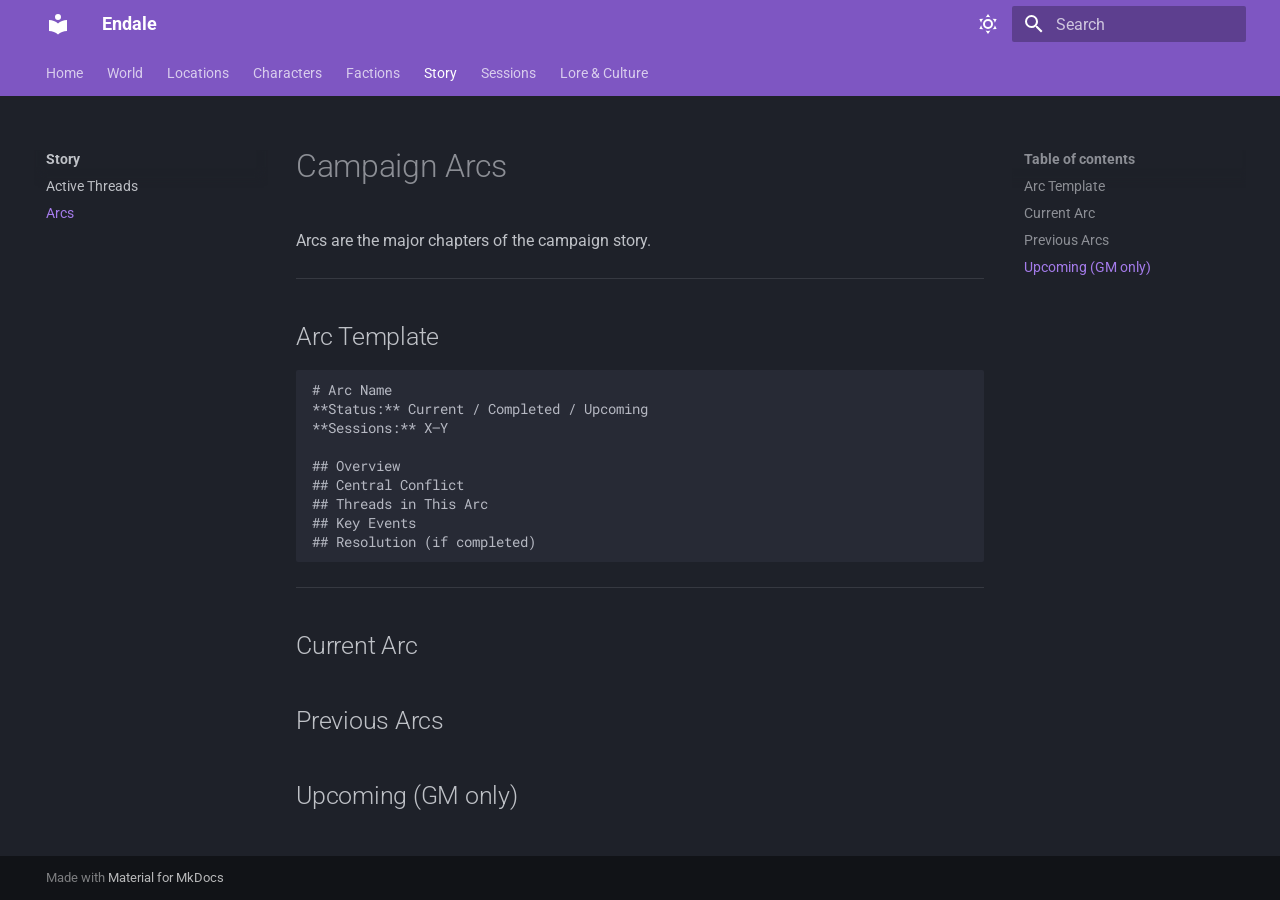
<file: story/arcs/index.html>
<!doctype html>
<html lang="en" class="no-js">
  <head>
    
      <meta charset="utf-8">
      <meta name="viewport" content="width=device-width,initial-scale=1">
      
        <meta name="description" content="The world of Endale — campaign wiki for Daggerheart">
      
      
      
      
        <link rel="prev" href="../threads/">
      
      
        <link rel="next" href="../../sessions/">
      
      
        
      
      
      <link rel="icon" href="../../assets/images/favicon.png">
      <meta name="generator" content="mkdocs-1.6.1, mkdocs-material-9.7.6">
    
    
      
        <title>Arcs - Endale</title>
      
    
    
      <link rel="stylesheet" href="../../assets/stylesheets/main.484c7ddc.min.css">
      
        
        <link rel="stylesheet" href="../../assets/stylesheets/palette.ab4e12ef.min.css">
      
      


    
    
      
    
    
      
        
        
        <link rel="preconnect" href="https://fonts.gstatic.com" crossorigin>
        <link rel="stylesheet" href="https://fonts.googleapis.com/css?family=Roboto:300,300i,400,400i,700,700i%7CRoboto+Mono:400,400i,700,700i&display=fallback">
        <style>:root{--md-text-font:"Roboto";--md-code-font:"Roboto Mono"}</style>
      
    
    
    <script>__md_scope=new URL("../..",location),__md_hash=e=>[...e].reduce(((e,_)=>(e<<5)-e+_.charCodeAt(0)),0),__md_get=(e,_=localStorage,t=__md_scope)=>JSON.parse(_.getItem(t.pathname+"."+e)),__md_set=(e,_,t=localStorage,a=__md_scope)=>{try{t.setItem(a.pathname+"."+e,JSON.stringify(_))}catch(e){}}</script>
    
      

    
    
  </head>
  
  
    
    
      
    
    
    
    
    <body dir="ltr" data-md-color-scheme="slate" data-md-color-primary="deep-purple" data-md-color-accent="amber">
  
    
    <input class="md-toggle" data-md-toggle="drawer" type="checkbox" id="__drawer" autocomplete="off">
    <input class="md-toggle" data-md-toggle="search" type="checkbox" id="__search" autocomplete="off">
    <label class="md-overlay" for="__drawer"></label>
    <div data-md-component="skip">
      
        
        <a href="#campaign-arcs" class="md-skip">
          Skip to content
        </a>
      
    </div>
    <div data-md-component="announce">
      
    </div>
    
    
      

<header class="md-header" data-md-component="header">
  <nav class="md-header__inner md-grid" aria-label="Header">
    <a href="../.." title="Endale" class="md-header__button md-logo" aria-label="Endale" data-md-component="logo">
      
  
  <svg xmlns="http://www.w3.org/2000/svg" viewBox="0 0 24 24"><path d="M12 8a3 3 0 0 0 3-3 3 3 0 0 0-3-3 3 3 0 0 0-3 3 3 3 0 0 0 3 3m0 3.54C9.64 9.35 6.5 8 3 8v11c3.5 0 6.64 1.35 9 3.54 2.36-2.19 5.5-3.54 9-3.54V8c-3.5 0-6.64 1.35-9 3.54"/></svg>

    </a>
    <label class="md-header__button md-icon" for="__drawer">
      
      <svg xmlns="http://www.w3.org/2000/svg" viewBox="0 0 24 24"><path d="M3 6h18v2H3zm0 5h18v2H3zm0 5h18v2H3z"/></svg>
    </label>
    <div class="md-header__title" data-md-component="header-title">
      <div class="md-header__ellipsis">
        <div class="md-header__topic">
          <span class="md-ellipsis">
            Endale
          </span>
        </div>
        <div class="md-header__topic" data-md-component="header-topic">
          <span class="md-ellipsis">
            
              Arcs
            
          </span>
        </div>
      </div>
    </div>
    
      
        <form class="md-header__option" data-md-component="palette">
  
    
    
    
    <input class="md-option" data-md-color-media="" data-md-color-scheme="slate" data-md-color-primary="deep-purple" data-md-color-accent="amber"  aria-label="Switch to light mode"  type="radio" name="__palette" id="__palette_0">
    
      <label class="md-header__button md-icon" title="Switch to light mode" for="__palette_1" hidden>
        <svg xmlns="http://www.w3.org/2000/svg" viewBox="0 0 24 24"><path d="M12 7a5 5 0 0 1 5 5 5 5 0 0 1-5 5 5 5 0 0 1-5-5 5 5 0 0 1 5-5m0 2a3 3 0 0 0-3 3 3 3 0 0 0 3 3 3 3 0 0 0 3-3 3 3 0 0 0-3-3m0-7 2.39 3.42C13.65 5.15 12.84 5 12 5s-1.65.15-2.39.42zM3.34 7l4.16-.35A7.2 7.2 0 0 0 5.94 8.5c-.44.74-.69 1.5-.83 2.29zm.02 10 1.76-3.77a7.131 7.131 0 0 0 2.38 4.14zM20.65 7l-1.77 3.79a7.02 7.02 0 0 0-2.38-4.15zm-.01 10-4.14.36c.59-.51 1.12-1.14 1.54-1.86.42-.73.69-1.5.83-2.29zM12 22l-2.41-3.44c.74.27 1.55.44 2.41.44.82 0 1.63-.17 2.37-.44z"/></svg>
      </label>
    
  
    
    
    
    <input class="md-option" data-md-color-media="" data-md-color-scheme="default" data-md-color-primary="deep-purple" data-md-color-accent="amber"  aria-label="Switch to dark mode"  type="radio" name="__palette" id="__palette_1">
    
      <label class="md-header__button md-icon" title="Switch to dark mode" for="__palette_0" hidden>
        <svg xmlns="http://www.w3.org/2000/svg" viewBox="0 0 24 24"><path d="m17.75 4.09-2.53 1.94.91 3.06-2.63-1.81-2.63 1.81.91-3.06-2.53-1.94L12.44 4l1.06-3 1.06 3zm3.5 6.91-1.64 1.25.59 1.98-1.7-1.17-1.7 1.17.59-1.98L15.75 11l2.06-.05L18.5 9l.69 1.95zm-2.28 4.95c.83-.08 1.72 1.1 1.19 1.85-.32.45-.66.87-1.08 1.27C15.17 23 8.84 23 4.94 19.07c-3.91-3.9-3.91-10.24 0-14.14.4-.4.82-.76 1.27-1.08.75-.53 1.93.36 1.85 1.19-.27 2.86.69 5.83 2.89 8.02a9.96 9.96 0 0 0 8.02 2.89m-1.64 2.02a12.08 12.08 0 0 1-7.8-3.47c-2.17-2.19-3.33-5-3.49-7.82-2.81 3.14-2.7 7.96.31 10.98 3.02 3.01 7.84 3.12 10.98.31"/></svg>
      </label>
    
  
</form>
      
    
    
      <script>var palette=__md_get("__palette");if(palette&&palette.color){if("(prefers-color-scheme)"===palette.color.media){var media=matchMedia("(prefers-color-scheme: light)"),input=document.querySelector(media.matches?"[data-md-color-media='(prefers-color-scheme: light)']":"[data-md-color-media='(prefers-color-scheme: dark)']");palette.color.media=input.getAttribute("data-md-color-media"),palette.color.scheme=input.getAttribute("data-md-color-scheme"),palette.color.primary=input.getAttribute("data-md-color-primary"),palette.color.accent=input.getAttribute("data-md-color-accent")}for(var[key,value]of Object.entries(palette.color))document.body.setAttribute("data-md-color-"+key,value)}</script>
    
    
    
      
      
        <label class="md-header__button md-icon" for="__search">
          
          <svg xmlns="http://www.w3.org/2000/svg" viewBox="0 0 24 24"><path d="M9.5 3A6.5 6.5 0 0 1 16 9.5c0 1.61-.59 3.09-1.56 4.23l.27.27h.79l5 5-1.5 1.5-5-5v-.79l-.27-.27A6.52 6.52 0 0 1 9.5 16 6.5 6.5 0 0 1 3 9.5 6.5 6.5 0 0 1 9.5 3m0 2C7 5 5 7 5 9.5S7 14 9.5 14 14 12 14 9.5 12 5 9.5 5"/></svg>
        </label>
        <div class="md-search" data-md-component="search" role="dialog">
  <label class="md-search__overlay" for="__search"></label>
  <div class="md-search__inner" role="search">
    <form class="md-search__form" name="search">
      <input type="text" class="md-search__input" name="query" aria-label="Search" placeholder="Search" autocapitalize="off" autocorrect="off" autocomplete="off" spellcheck="false" data-md-component="search-query" required>
      <label class="md-search__icon md-icon" for="__search">
        
        <svg xmlns="http://www.w3.org/2000/svg" viewBox="0 0 24 24"><path d="M9.5 3A6.5 6.5 0 0 1 16 9.5c0 1.61-.59 3.09-1.56 4.23l.27.27h.79l5 5-1.5 1.5-5-5v-.79l-.27-.27A6.52 6.52 0 0 1 9.5 16 6.5 6.5 0 0 1 3 9.5 6.5 6.5 0 0 1 9.5 3m0 2C7 5 5 7 5 9.5S7 14 9.5 14 14 12 14 9.5 12 5 9.5 5"/></svg>
        
        <svg xmlns="http://www.w3.org/2000/svg" viewBox="0 0 24 24"><path d="M20 11v2H8l5.5 5.5-1.42 1.42L4.16 12l7.92-7.92L13.5 5.5 8 11z"/></svg>
      </label>
      <nav class="md-search__options" aria-label="Search">
        
        <button type="reset" class="md-search__icon md-icon" title="Clear" aria-label="Clear" tabindex="-1">
          
          <svg xmlns="http://www.w3.org/2000/svg" viewBox="0 0 24 24"><path d="M19 6.41 17.59 5 12 10.59 6.41 5 5 6.41 10.59 12 5 17.59 6.41 19 12 13.41 17.59 19 19 17.59 13.41 12z"/></svg>
        </button>
      </nav>
      
        <div class="md-search__suggest" data-md-component="search-suggest"></div>
      
    </form>
    <div class="md-search__output">
      <div class="md-search__scrollwrap" tabindex="0" data-md-scrollfix>
        <div class="md-search-result" data-md-component="search-result">
          <div class="md-search-result__meta">
            Initializing search
          </div>
          <ol class="md-search-result__list" role="presentation"></ol>
        </div>
      </div>
    </div>
  </div>
</div>
      
    
    
  </nav>
  
</header>
    
    <div class="md-container" data-md-component="container">
      
      
        
          
            
<nav class="md-tabs" aria-label="Tabs" data-md-component="tabs">
  <div class="md-grid">
    <ul class="md-tabs__list">
      
        
  
  
  
  
    <li class="md-tabs__item">
      <a href="../.." class="md-tabs__link">
        
  
  
    
  
  Home

      </a>
    </li>
  

      
        
  
  
  
  
    
    
      <li class="md-tabs__item">
        <a href="../../world/" class="md-tabs__link">
          
  
  
    
  
  World

        </a>
      </li>
    
  

      
        
  
  
  
  
    
    
      <li class="md-tabs__item">
        <a href="../../locations/" class="md-tabs__link">
          
  
  
    
  
  Locations

        </a>
      </li>
    
  

      
        
  
  
  
  
    
    
      <li class="md-tabs__item">
        <a href="../../characters/" class="md-tabs__link">
          
  
  
    
  
  Characters

        </a>
      </li>
    
  

      
        
  
  
  
  
    
    
      <li class="md-tabs__item">
        <a href="../../factions/" class="md-tabs__link">
          
  
  
    
  
  Factions

        </a>
      </li>
    
  

      
        
  
  
  
    
  
  
    
    
      <li class="md-tabs__item md-tabs__item--active">
        <a href="../" class="md-tabs__link">
          
  
  
    
  
  Story

        </a>
      </li>
    
  

      
        
  
  
  
  
    
    
      <li class="md-tabs__item">
        <a href="../../sessions/" class="md-tabs__link">
          
  
  
    
  
  Sessions

        </a>
      </li>
    
  

      
        
  
  
  
  
    
    
      <li class="md-tabs__item">
        <a href="../../lore/" class="md-tabs__link">
          
  
  
    
  
  Lore & Culture

        </a>
      </li>
    
  

      
    </ul>
  </div>
</nav>
          
        
      
      <main class="md-main" data-md-component="main">
        <div class="md-main__inner md-grid">
          
            
              
              <div class="md-sidebar md-sidebar--primary" data-md-component="sidebar" data-md-type="navigation" >
                <div class="md-sidebar__scrollwrap">
                  <div class="md-sidebar__inner">
                    


  


<nav class="md-nav md-nav--primary md-nav--lifted" aria-label="Navigation" data-md-level="0">
  <label class="md-nav__title" for="__drawer">
    <a href="../.." title="Endale" class="md-nav__button md-logo" aria-label="Endale" data-md-component="logo">
      
  
  <svg xmlns="http://www.w3.org/2000/svg" viewBox="0 0 24 24"><path d="M12 8a3 3 0 0 0 3-3 3 3 0 0 0-3-3 3 3 0 0 0-3 3 3 3 0 0 0 3 3m0 3.54C9.64 9.35 6.5 8 3 8v11c3.5 0 6.64 1.35 9 3.54 2.36-2.19 5.5-3.54 9-3.54V8c-3.5 0-6.64 1.35-9 3.54"/></svg>

    </a>
    Endale
  </label>
  
  <ul class="md-nav__list" data-md-scrollfix>
    
      
      
  
  
  
  
    <li class="md-nav__item">
      <a href="../.." class="md-nav__link">
        
  
  
  <span class="md-ellipsis">
    
  
    Home
  

    
  </span>
  
  

      </a>
    </li>
  

    
      
      
  
  
  
  
    
    
      
        
          
        
      
        
      
        
      
        
      
    
    
    
      
      
        
      
    
    
    <li class="md-nav__item md-nav__item--nested">
      
        
        
        <input class="md-nav__toggle md-toggle " type="checkbox" id="__nav_2" >
        
          
          <div class="md-nav__link md-nav__container">
            <a href="../../world/" class="md-nav__link ">
              
  
  
  <span class="md-ellipsis">
    
  
    World
  

    
  </span>
  
  

            </a>
            
              
              <label class="md-nav__link " for="__nav_2" id="__nav_2_label" tabindex="0">
                <span class="md-nav__icon md-icon"></span>
              </label>
            
          </div>
        
        <nav class="md-nav" data-md-level="1" aria-labelledby="__nav_2_label" aria-expanded="false">
          <label class="md-nav__title" for="__nav_2">
            <span class="md-nav__icon md-icon"></span>
            
  
    World
  

          </label>
          <ul class="md-nav__list" data-md-scrollfix>
            
              
            
              
                
  
  
  
  
    <li class="md-nav__item">
      <a href="../../world/history/" class="md-nav__link">
        
  
  
  <span class="md-ellipsis">
    
  
    History
  

    
  </span>
  
  

      </a>
    </li>
  

              
            
              
                
  
  
  
  
    <li class="md-nav__item">
      <a href="../../world/geography/" class="md-nav__link">
        
  
  
  <span class="md-ellipsis">
    
  
    Geography
  

    
  </span>
  
  

      </a>
    </li>
  

              
            
              
                
  
  
  
  
    <li class="md-nav__item">
      <a href="../../world/cosmology/" class="md-nav__link">
        
  
  
  <span class="md-ellipsis">
    
  
    Cosmology
  

    
  </span>
  
  

      </a>
    </li>
  

              
            
          </ul>
        </nav>
      
    </li>
  

    
      
      
  
  
  
  
    
    
      
        
          
        
      
    
    
    
      
      
        
      
    
    
    <li class="md-nav__item md-nav__item--nested">
      
        
        
        <input class="md-nav__toggle md-toggle " type="checkbox" id="__nav_3" >
        
          
          <div class="md-nav__link md-nav__container">
            <a href="../../locations/" class="md-nav__link ">
              
  
  
  <span class="md-ellipsis">
    
  
    Locations
  

    
  </span>
  
  

            </a>
            
          </div>
        
        <nav class="md-nav" data-md-level="1" aria-labelledby="__nav_3_label" aria-expanded="false">
          <label class="md-nav__title" for="__nav_3">
            <span class="md-nav__icon md-icon"></span>
            
  
    Locations
  

          </label>
          <ul class="md-nav__list" data-md-scrollfix>
            
              
            
          </ul>
        </nav>
      
    </li>
  

    
      
      
  
  
  
  
    
    
      
        
          
        
      
        
      
    
    
    
      
      
        
      
    
    
    <li class="md-nav__item md-nav__item--nested">
      
        
        
        <input class="md-nav__toggle md-toggle " type="checkbox" id="__nav_4" >
        
          
          <div class="md-nav__link md-nav__container">
            <a href="../../characters/" class="md-nav__link ">
              
  
  
  <span class="md-ellipsis">
    
  
    Characters
  

    
  </span>
  
  

            </a>
            
              
              <label class="md-nav__link " for="__nav_4" id="__nav_4_label" tabindex="0">
                <span class="md-nav__icon md-icon"></span>
              </label>
            
          </div>
        
        <nav class="md-nav" data-md-level="1" aria-labelledby="__nav_4_label" aria-expanded="false">
          <label class="md-nav__title" for="__nav_4">
            <span class="md-nav__icon md-icon"></span>
            
  
    Characters
  

          </label>
          <ul class="md-nav__list" data-md-scrollfix>
            
              
            
              
                
  
  
  
  
    <li class="md-nav__item">
      <a href="../../characters/pcs/" class="md-nav__link">
        
  
  
  <span class="md-ellipsis">
    
  
    Player Characters
  

    
  </span>
  
  

      </a>
    </li>
  

              
            
          </ul>
        </nav>
      
    </li>
  

    
      
      
  
  
  
  
    
    
      
        
          
        
      
    
    
    
      
      
        
      
    
    
    <li class="md-nav__item md-nav__item--nested">
      
        
        
        <input class="md-nav__toggle md-toggle " type="checkbox" id="__nav_5" >
        
          
          <div class="md-nav__link md-nav__container">
            <a href="../../factions/" class="md-nav__link ">
              
  
  
  <span class="md-ellipsis">
    
  
    Factions
  

    
  </span>
  
  

            </a>
            
          </div>
        
        <nav class="md-nav" data-md-level="1" aria-labelledby="__nav_5_label" aria-expanded="false">
          <label class="md-nav__title" for="__nav_5">
            <span class="md-nav__icon md-icon"></span>
            
  
    Factions
  

          </label>
          <ul class="md-nav__list" data-md-scrollfix>
            
              
            
          </ul>
        </nav>
      
    </li>
  

    
      
      
  
  
    
  
  
  
    
    
      
        
          
        
      
        
      
        
      
    
    
    
      
        
        
      
      
        
      
    
    
    <li class="md-nav__item md-nav__item--active md-nav__item--section md-nav__item--nested">
      
        
        
        <input class="md-nav__toggle md-toggle " type="checkbox" id="__nav_6" checked>
        
          
          <div class="md-nav__link md-nav__container">
            <a href="../" class="md-nav__link ">
              
  
  
  <span class="md-ellipsis">
    
  
    Story
  

    
  </span>
  
  

            </a>
            
              
              <label class="md-nav__link " for="__nav_6" id="__nav_6_label" tabindex="">
                <span class="md-nav__icon md-icon"></span>
              </label>
            
          </div>
        
        <nav class="md-nav" data-md-level="1" aria-labelledby="__nav_6_label" aria-expanded="true">
          <label class="md-nav__title" for="__nav_6">
            <span class="md-nav__icon md-icon"></span>
            
  
    Story
  

          </label>
          <ul class="md-nav__list" data-md-scrollfix>
            
              
            
              
                
  
  
  
  
    <li class="md-nav__item">
      <a href="../threads/" class="md-nav__link">
        
  
  
  <span class="md-ellipsis">
    
  
    Active Threads
  

    
  </span>
  
  

      </a>
    </li>
  

              
            
              
                
  
  
    
  
  
  
    <li class="md-nav__item md-nav__item--active">
      
      <input class="md-nav__toggle md-toggle" type="checkbox" id="__toc">
      
      
        
      
      
        <label class="md-nav__link md-nav__link--active" for="__toc">
          
  
  
  <span class="md-ellipsis">
    
  
    Arcs
  

    
  </span>
  
  

          <span class="md-nav__icon md-icon"></span>
        </label>
      
      <a href="./" class="md-nav__link md-nav__link--active">
        
  
  
  <span class="md-ellipsis">
    
  
    Arcs
  

    
  </span>
  
  

      </a>
      
        

<nav class="md-nav md-nav--secondary" aria-label="Table of contents">
  
  
  
    
  
  
    <label class="md-nav__title" for="__toc">
      <span class="md-nav__icon md-icon"></span>
      Table of contents
    </label>
    <ul class="md-nav__list" data-md-component="toc" data-md-scrollfix>
      
        <li class="md-nav__item">
  <a href="#arc-template" class="md-nav__link">
    <span class="md-ellipsis">
      
        Arc Template
      
    </span>
  </a>
  
</li>
      
        <li class="md-nav__item">
  <a href="#current-arc" class="md-nav__link">
    <span class="md-ellipsis">
      
        Current Arc
      
    </span>
  </a>
  
</li>
      
        <li class="md-nav__item">
  <a href="#previous-arcs" class="md-nav__link">
    <span class="md-ellipsis">
      
        Previous Arcs
      
    </span>
  </a>
  
</li>
      
        <li class="md-nav__item">
  <a href="#upcoming-gm-only" class="md-nav__link">
    <span class="md-ellipsis">
      
        Upcoming (GM only)
      
    </span>
  </a>
  
</li>
      
    </ul>
  
</nav>
      
    </li>
  

              
            
          </ul>
        </nav>
      
    </li>
  

    
      
      
  
  
  
  
    
    
      
        
          
        
      
    
    
    
      
      
        
      
    
    
    <li class="md-nav__item md-nav__item--nested">
      
        
        
        <input class="md-nav__toggle md-toggle " type="checkbox" id="__nav_7" >
        
          
          <div class="md-nav__link md-nav__container">
            <a href="../../sessions/" class="md-nav__link ">
              
  
  
  <span class="md-ellipsis">
    
  
    Sessions
  

    
  </span>
  
  

            </a>
            
          </div>
        
        <nav class="md-nav" data-md-level="1" aria-labelledby="__nav_7_label" aria-expanded="false">
          <label class="md-nav__title" for="__nav_7">
            <span class="md-nav__icon md-icon"></span>
            
  
    Sessions
  

          </label>
          <ul class="md-nav__list" data-md-scrollfix>
            
              
            
          </ul>
        </nav>
      
    </li>
  

    
      
      
  
  
  
  
    
    
      
        
          
        
      
    
    
    
      
      
        
      
    
    
    <li class="md-nav__item md-nav__item--nested">
      
        
        
        <input class="md-nav__toggle md-toggle " type="checkbox" id="__nav_8" >
        
          
          <div class="md-nav__link md-nav__container">
            <a href="../../lore/" class="md-nav__link ">
              
  
  
  <span class="md-ellipsis">
    
  
    Lore & Culture
  

    
  </span>
  
  

            </a>
            
          </div>
        
        <nav class="md-nav" data-md-level="1" aria-labelledby="__nav_8_label" aria-expanded="false">
          <label class="md-nav__title" for="__nav_8">
            <span class="md-nav__icon md-icon"></span>
            
  
    Lore & Culture
  

          </label>
          <ul class="md-nav__list" data-md-scrollfix>
            
              
            
          </ul>
        </nav>
      
    </li>
  

    
  </ul>
</nav>
                  </div>
                </div>
              </div>
            
            
              
              <div class="md-sidebar md-sidebar--secondary" data-md-component="sidebar" data-md-type="toc" >
                <div class="md-sidebar__scrollwrap">
                  <div class="md-sidebar__inner">
                    

<nav class="md-nav md-nav--secondary" aria-label="Table of contents">
  
  
  
    
  
  
    <label class="md-nav__title" for="__toc">
      <span class="md-nav__icon md-icon"></span>
      Table of contents
    </label>
    <ul class="md-nav__list" data-md-component="toc" data-md-scrollfix>
      
        <li class="md-nav__item">
  <a href="#arc-template" class="md-nav__link">
    <span class="md-ellipsis">
      
        Arc Template
      
    </span>
  </a>
  
</li>
      
        <li class="md-nav__item">
  <a href="#current-arc" class="md-nav__link">
    <span class="md-ellipsis">
      
        Current Arc
      
    </span>
  </a>
  
</li>
      
        <li class="md-nav__item">
  <a href="#previous-arcs" class="md-nav__link">
    <span class="md-ellipsis">
      
        Previous Arcs
      
    </span>
  </a>
  
</li>
      
        <li class="md-nav__item">
  <a href="#upcoming-gm-only" class="md-nav__link">
    <span class="md-ellipsis">
      
        Upcoming (GM only)
      
    </span>
  </a>
  
</li>
      
    </ul>
  
</nav>
                  </div>
                </div>
              </div>
            
          
          
            <div class="md-content" data-md-component="content">
              
              <article class="md-content__inner md-typeset">
                
                  



<h1 id="campaign-arcs">Campaign Arcs<a class="headerlink" href="#campaign-arcs" title="Permanent link">&para;</a></h1>
<p>Arcs are the major chapters of the campaign story.</p>
<hr />
<h2 id="arc-template">Arc Template<a class="headerlink" href="#arc-template" title="Permanent link">&para;</a></h2>
<div class="highlight"><pre><span></span><code># Arc Name
**Status:** Current / Completed / Upcoming
**Sessions:** X–Y

## Overview
## Central Conflict
## Threads in This Arc
## Key Events
## Resolution (if completed)
</code></pre></div>
<hr />
<h2 id="current-arc">Current Arc<a class="headerlink" href="#current-arc" title="Permanent link">&para;</a></h2>
<h2 id="previous-arcs">Previous Arcs<a class="headerlink" href="#previous-arcs" title="Permanent link">&para;</a></h2>
<h2 id="upcoming-gm-only">Upcoming (GM only)<a class="headerlink" href="#upcoming-gm-only" title="Permanent link">&para;</a></h2>












                
              </article>
            </div>
          
          
  <script>var tabs=__md_get("__tabs");if(Array.isArray(tabs))e:for(var set of document.querySelectorAll(".tabbed-set")){var labels=set.querySelector(".tabbed-labels");for(var tab of tabs)for(var label of labels.getElementsByTagName("label"))if(label.innerText.trim()===tab){var input=document.getElementById(label.htmlFor);input.checked=!0;continue e}}</script>

<script>var target=document.getElementById(location.hash.slice(1));target&&target.name&&(target.checked=target.name.startsWith("__tabbed_"))</script>
        </div>
        
          <button type="button" class="md-top md-icon" data-md-component="top" hidden>
  
  <svg xmlns="http://www.w3.org/2000/svg" viewBox="0 0 24 24"><path d="M13 20h-2V8l-5.5 5.5-1.42-1.42L12 4.16l7.92 7.92-1.42 1.42L13 8z"/></svg>
  Back to top
</button>
        
      </main>
      
        <footer class="md-footer">
  
  <div class="md-footer-meta md-typeset">
    <div class="md-footer-meta__inner md-grid">
      <div class="md-copyright">
  
  
    Made with
    <a href="https://squidfunk.github.io/mkdocs-material/" target="_blank" rel="noopener">
      Material for MkDocs
    </a>
  
</div>
      
    </div>
  </div>
</footer>
      
    </div>
    <div class="md-dialog" data-md-component="dialog">
      <div class="md-dialog__inner md-typeset"></div>
    </div>
    
    
    
      
      
      <script id="__config" type="application/json">{"annotate": null, "base": "../..", "features": ["navigation.tabs", "navigation.sections", "navigation.indexes", "navigation.top", "search.suggest", "search.highlight", "content.tabs.link"], "search": "../../assets/javascripts/workers/search.2c215733.min.js", "tags": null, "translations": {"clipboard.copied": "Copied to clipboard", "clipboard.copy": "Copy to clipboard", "search.result.more.one": "1 more on this page", "search.result.more.other": "# more on this page", "search.result.none": "No matching documents", "search.result.one": "1 matching document", "search.result.other": "# matching documents", "search.result.placeholder": "Type to start searching", "search.result.term.missing": "Missing", "select.version": "Select version"}, "version": null}</script>
    
    
      <script src="../../assets/javascripts/bundle.79ae519e.min.js"></script>
      
    
  </body>
</html>
</file>
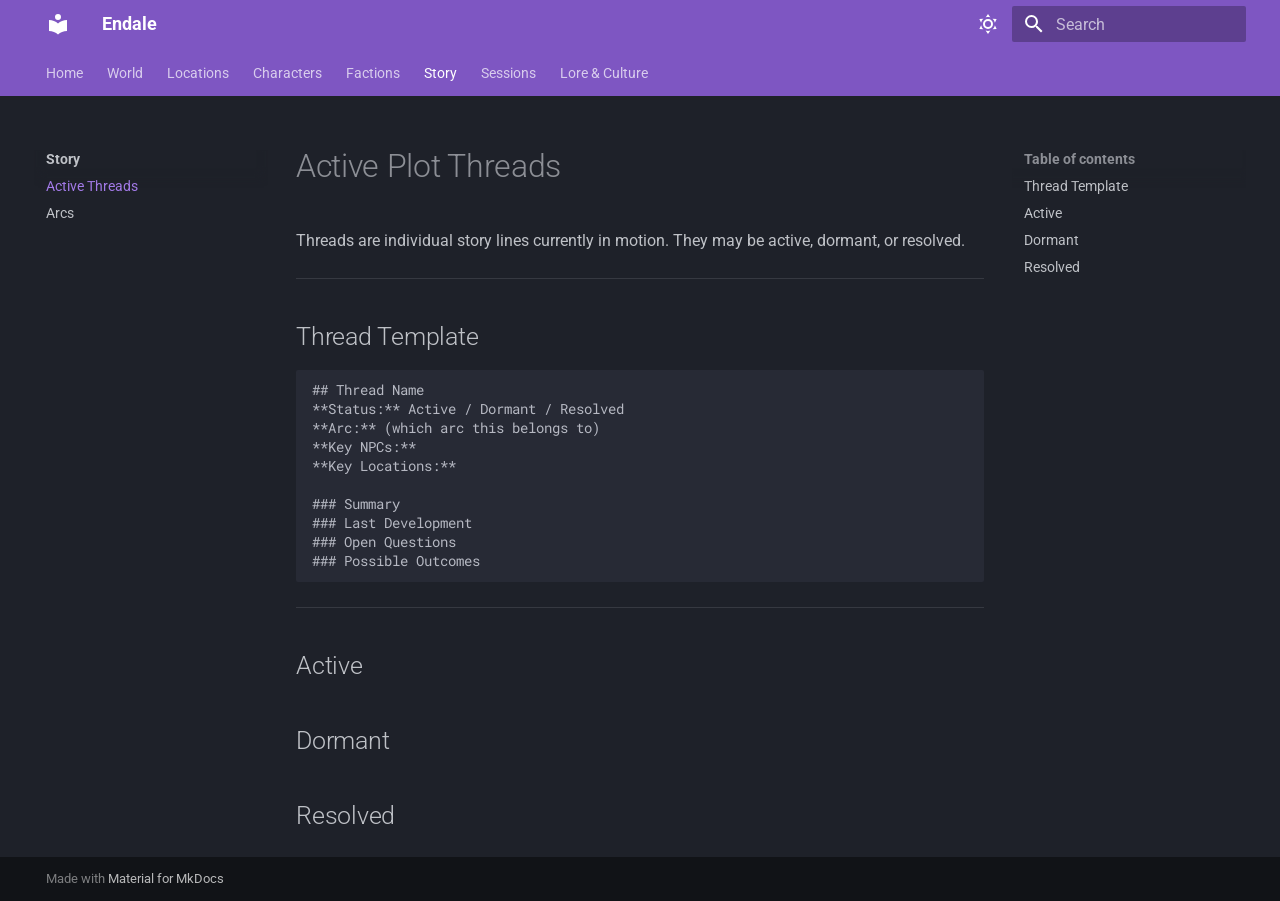
<file: story/threads/index.html>
<!doctype html>
<html lang="en" class="no-js">
  <head>
    
      <meta charset="utf-8">
      <meta name="viewport" content="width=device-width,initial-scale=1">
      
        <meta name="description" content="The world of Endale — campaign wiki for Daggerheart">
      
      
      
      
        <link rel="prev" href="../">
      
      
        <link rel="next" href="../arcs/">
      
      
        
      
      
      <link rel="icon" href="../../assets/images/favicon.png">
      <meta name="generator" content="mkdocs-1.6.1, mkdocs-material-9.7.6">
    
    
      
        <title>Active Threads - Endale</title>
      
    
    
      <link rel="stylesheet" href="../../assets/stylesheets/main.484c7ddc.min.css">
      
        
        <link rel="stylesheet" href="../../assets/stylesheets/palette.ab4e12ef.min.css">
      
      


    
    
      
    
    
      
        
        
        <link rel="preconnect" href="https://fonts.gstatic.com" crossorigin>
        <link rel="stylesheet" href="https://fonts.googleapis.com/css?family=Roboto:300,300i,400,400i,700,700i%7CRoboto+Mono:400,400i,700,700i&display=fallback">
        <style>:root{--md-text-font:"Roboto";--md-code-font:"Roboto Mono"}</style>
      
    
    
    <script>__md_scope=new URL("../..",location),__md_hash=e=>[...e].reduce(((e,_)=>(e<<5)-e+_.charCodeAt(0)),0),__md_get=(e,_=localStorage,t=__md_scope)=>JSON.parse(_.getItem(t.pathname+"."+e)),__md_set=(e,_,t=localStorage,a=__md_scope)=>{try{t.setItem(a.pathname+"."+e,JSON.stringify(_))}catch(e){}}</script>
    
      

    
    
  </head>
  
  
    
    
      
    
    
    
    
    <body dir="ltr" data-md-color-scheme="slate" data-md-color-primary="deep-purple" data-md-color-accent="amber">
  
    
    <input class="md-toggle" data-md-toggle="drawer" type="checkbox" id="__drawer" autocomplete="off">
    <input class="md-toggle" data-md-toggle="search" type="checkbox" id="__search" autocomplete="off">
    <label class="md-overlay" for="__drawer"></label>
    <div data-md-component="skip">
      
        
        <a href="#active-plot-threads" class="md-skip">
          Skip to content
        </a>
      
    </div>
    <div data-md-component="announce">
      
    </div>
    
    
      

<header class="md-header" data-md-component="header">
  <nav class="md-header__inner md-grid" aria-label="Header">
    <a href="../.." title="Endale" class="md-header__button md-logo" aria-label="Endale" data-md-component="logo">
      
  
  <svg xmlns="http://www.w3.org/2000/svg" viewBox="0 0 24 24"><path d="M12 8a3 3 0 0 0 3-3 3 3 0 0 0-3-3 3 3 0 0 0-3 3 3 3 0 0 0 3 3m0 3.54C9.64 9.35 6.5 8 3 8v11c3.5 0 6.64 1.35 9 3.54 2.36-2.19 5.5-3.54 9-3.54V8c-3.5 0-6.64 1.35-9 3.54"/></svg>

    </a>
    <label class="md-header__button md-icon" for="__drawer">
      
      <svg xmlns="http://www.w3.org/2000/svg" viewBox="0 0 24 24"><path d="M3 6h18v2H3zm0 5h18v2H3zm0 5h18v2H3z"/></svg>
    </label>
    <div class="md-header__title" data-md-component="header-title">
      <div class="md-header__ellipsis">
        <div class="md-header__topic">
          <span class="md-ellipsis">
            Endale
          </span>
        </div>
        <div class="md-header__topic" data-md-component="header-topic">
          <span class="md-ellipsis">
            
              Active Threads
            
          </span>
        </div>
      </div>
    </div>
    
      
        <form class="md-header__option" data-md-component="palette">
  
    
    
    
    <input class="md-option" data-md-color-media="" data-md-color-scheme="slate" data-md-color-primary="deep-purple" data-md-color-accent="amber"  aria-label="Switch to light mode"  type="radio" name="__palette" id="__palette_0">
    
      <label class="md-header__button md-icon" title="Switch to light mode" for="__palette_1" hidden>
        <svg xmlns="http://www.w3.org/2000/svg" viewBox="0 0 24 24"><path d="M12 7a5 5 0 0 1 5 5 5 5 0 0 1-5 5 5 5 0 0 1-5-5 5 5 0 0 1 5-5m0 2a3 3 0 0 0-3 3 3 3 0 0 0 3 3 3 3 0 0 0 3-3 3 3 0 0 0-3-3m0-7 2.39 3.42C13.65 5.15 12.84 5 12 5s-1.65.15-2.39.42zM3.34 7l4.16-.35A7.2 7.2 0 0 0 5.94 8.5c-.44.74-.69 1.5-.83 2.29zm.02 10 1.76-3.77a7.131 7.131 0 0 0 2.38 4.14zM20.65 7l-1.77 3.79a7.02 7.02 0 0 0-2.38-4.15zm-.01 10-4.14.36c.59-.51 1.12-1.14 1.54-1.86.42-.73.69-1.5.83-2.29zM12 22l-2.41-3.44c.74.27 1.55.44 2.41.44.82 0 1.63-.17 2.37-.44z"/></svg>
      </label>
    
  
    
    
    
    <input class="md-option" data-md-color-media="" data-md-color-scheme="default" data-md-color-primary="deep-purple" data-md-color-accent="amber"  aria-label="Switch to dark mode"  type="radio" name="__palette" id="__palette_1">
    
      <label class="md-header__button md-icon" title="Switch to dark mode" for="__palette_0" hidden>
        <svg xmlns="http://www.w3.org/2000/svg" viewBox="0 0 24 24"><path d="m17.75 4.09-2.53 1.94.91 3.06-2.63-1.81-2.63 1.81.91-3.06-2.53-1.94L12.44 4l1.06-3 1.06 3zm3.5 6.91-1.64 1.25.59 1.98-1.7-1.17-1.7 1.17.59-1.98L15.75 11l2.06-.05L18.5 9l.69 1.95zm-2.28 4.95c.83-.08 1.72 1.1 1.19 1.85-.32.45-.66.87-1.08 1.27C15.17 23 8.84 23 4.94 19.07c-3.91-3.9-3.91-10.24 0-14.14.4-.4.82-.76 1.27-1.08.75-.53 1.93.36 1.85 1.19-.27 2.86.69 5.83 2.89 8.02a9.96 9.96 0 0 0 8.02 2.89m-1.64 2.02a12.08 12.08 0 0 1-7.8-3.47c-2.17-2.19-3.33-5-3.49-7.82-2.81 3.14-2.7 7.96.31 10.98 3.02 3.01 7.84 3.12 10.98.31"/></svg>
      </label>
    
  
</form>
      
    
    
      <script>var palette=__md_get("__palette");if(palette&&palette.color){if("(prefers-color-scheme)"===palette.color.media){var media=matchMedia("(prefers-color-scheme: light)"),input=document.querySelector(media.matches?"[data-md-color-media='(prefers-color-scheme: light)']":"[data-md-color-media='(prefers-color-scheme: dark)']");palette.color.media=input.getAttribute("data-md-color-media"),palette.color.scheme=input.getAttribute("data-md-color-scheme"),palette.color.primary=input.getAttribute("data-md-color-primary"),palette.color.accent=input.getAttribute("data-md-color-accent")}for(var[key,value]of Object.entries(palette.color))document.body.setAttribute("data-md-color-"+key,value)}</script>
    
    
    
      
      
        <label class="md-header__button md-icon" for="__search">
          
          <svg xmlns="http://www.w3.org/2000/svg" viewBox="0 0 24 24"><path d="M9.5 3A6.5 6.5 0 0 1 16 9.5c0 1.61-.59 3.09-1.56 4.23l.27.27h.79l5 5-1.5 1.5-5-5v-.79l-.27-.27A6.52 6.52 0 0 1 9.5 16 6.5 6.5 0 0 1 3 9.5 6.5 6.5 0 0 1 9.5 3m0 2C7 5 5 7 5 9.5S7 14 9.5 14 14 12 14 9.5 12 5 9.5 5"/></svg>
        </label>
        <div class="md-search" data-md-component="search" role="dialog">
  <label class="md-search__overlay" for="__search"></label>
  <div class="md-search__inner" role="search">
    <form class="md-search__form" name="search">
      <input type="text" class="md-search__input" name="query" aria-label="Search" placeholder="Search" autocapitalize="off" autocorrect="off" autocomplete="off" spellcheck="false" data-md-component="search-query" required>
      <label class="md-search__icon md-icon" for="__search">
        
        <svg xmlns="http://www.w3.org/2000/svg" viewBox="0 0 24 24"><path d="M9.5 3A6.5 6.5 0 0 1 16 9.5c0 1.61-.59 3.09-1.56 4.23l.27.27h.79l5 5-1.5 1.5-5-5v-.79l-.27-.27A6.52 6.52 0 0 1 9.5 16 6.5 6.5 0 0 1 3 9.5 6.5 6.5 0 0 1 9.5 3m0 2C7 5 5 7 5 9.5S7 14 9.5 14 14 12 14 9.5 12 5 9.5 5"/></svg>
        
        <svg xmlns="http://www.w3.org/2000/svg" viewBox="0 0 24 24"><path d="M20 11v2H8l5.5 5.5-1.42 1.42L4.16 12l7.92-7.92L13.5 5.5 8 11z"/></svg>
      </label>
      <nav class="md-search__options" aria-label="Search">
        
        <button type="reset" class="md-search__icon md-icon" title="Clear" aria-label="Clear" tabindex="-1">
          
          <svg xmlns="http://www.w3.org/2000/svg" viewBox="0 0 24 24"><path d="M19 6.41 17.59 5 12 10.59 6.41 5 5 6.41 10.59 12 5 17.59 6.41 19 12 13.41 17.59 19 19 17.59 13.41 12z"/></svg>
        </button>
      </nav>
      
        <div class="md-search__suggest" data-md-component="search-suggest"></div>
      
    </form>
    <div class="md-search__output">
      <div class="md-search__scrollwrap" tabindex="0" data-md-scrollfix>
        <div class="md-search-result" data-md-component="search-result">
          <div class="md-search-result__meta">
            Initializing search
          </div>
          <ol class="md-search-result__list" role="presentation"></ol>
        </div>
      </div>
    </div>
  </div>
</div>
      
    
    
  </nav>
  
</header>
    
    <div class="md-container" data-md-component="container">
      
      
        
          
            
<nav class="md-tabs" aria-label="Tabs" data-md-component="tabs">
  <div class="md-grid">
    <ul class="md-tabs__list">
      
        
  
  
  
  
    <li class="md-tabs__item">
      <a href="../.." class="md-tabs__link">
        
  
  
    
  
  Home

      </a>
    </li>
  

      
        
  
  
  
  
    
    
      <li class="md-tabs__item">
        <a href="../../world/" class="md-tabs__link">
          
  
  
    
  
  World

        </a>
      </li>
    
  

      
        
  
  
  
  
    
    
      <li class="md-tabs__item">
        <a href="../../locations/" class="md-tabs__link">
          
  
  
    
  
  Locations

        </a>
      </li>
    
  

      
        
  
  
  
  
    
    
      <li class="md-tabs__item">
        <a href="../../characters/" class="md-tabs__link">
          
  
  
    
  
  Characters

        </a>
      </li>
    
  

      
        
  
  
  
  
    
    
      <li class="md-tabs__item">
        <a href="../../factions/" class="md-tabs__link">
          
  
  
    
  
  Factions

        </a>
      </li>
    
  

      
        
  
  
  
    
  
  
    
    
      <li class="md-tabs__item md-tabs__item--active">
        <a href="../" class="md-tabs__link">
          
  
  
    
  
  Story

        </a>
      </li>
    
  

      
        
  
  
  
  
    
    
      <li class="md-tabs__item">
        <a href="../../sessions/" class="md-tabs__link">
          
  
  
    
  
  Sessions

        </a>
      </li>
    
  

      
        
  
  
  
  
    
    
      <li class="md-tabs__item">
        <a href="../../lore/" class="md-tabs__link">
          
  
  
    
  
  Lore & Culture

        </a>
      </li>
    
  

      
    </ul>
  </div>
</nav>
          
        
      
      <main class="md-main" data-md-component="main">
        <div class="md-main__inner md-grid">
          
            
              
              <div class="md-sidebar md-sidebar--primary" data-md-component="sidebar" data-md-type="navigation" >
                <div class="md-sidebar__scrollwrap">
                  <div class="md-sidebar__inner">
                    


  


<nav class="md-nav md-nav--primary md-nav--lifted" aria-label="Navigation" data-md-level="0">
  <label class="md-nav__title" for="__drawer">
    <a href="../.." title="Endale" class="md-nav__button md-logo" aria-label="Endale" data-md-component="logo">
      
  
  <svg xmlns="http://www.w3.org/2000/svg" viewBox="0 0 24 24"><path d="M12 8a3 3 0 0 0 3-3 3 3 0 0 0-3-3 3 3 0 0 0-3 3 3 3 0 0 0 3 3m0 3.54C9.64 9.35 6.5 8 3 8v11c3.5 0 6.64 1.35 9 3.54 2.36-2.19 5.5-3.54 9-3.54V8c-3.5 0-6.64 1.35-9 3.54"/></svg>

    </a>
    Endale
  </label>
  
  <ul class="md-nav__list" data-md-scrollfix>
    
      
      
  
  
  
  
    <li class="md-nav__item">
      <a href="../.." class="md-nav__link">
        
  
  
  <span class="md-ellipsis">
    
  
    Home
  

    
  </span>
  
  

      </a>
    </li>
  

    
      
      
  
  
  
  
    
    
      
        
          
        
      
        
      
        
      
        
      
    
    
    
      
      
        
      
    
    
    <li class="md-nav__item md-nav__item--nested">
      
        
        
        <input class="md-nav__toggle md-toggle " type="checkbox" id="__nav_2" >
        
          
          <div class="md-nav__link md-nav__container">
            <a href="../../world/" class="md-nav__link ">
              
  
  
  <span class="md-ellipsis">
    
  
    World
  

    
  </span>
  
  

            </a>
            
              
              <label class="md-nav__link " for="__nav_2" id="__nav_2_label" tabindex="0">
                <span class="md-nav__icon md-icon"></span>
              </label>
            
          </div>
        
        <nav class="md-nav" data-md-level="1" aria-labelledby="__nav_2_label" aria-expanded="false">
          <label class="md-nav__title" for="__nav_2">
            <span class="md-nav__icon md-icon"></span>
            
  
    World
  

          </label>
          <ul class="md-nav__list" data-md-scrollfix>
            
              
            
              
                
  
  
  
  
    <li class="md-nav__item">
      <a href="../../world/history/" class="md-nav__link">
        
  
  
  <span class="md-ellipsis">
    
  
    History
  

    
  </span>
  
  

      </a>
    </li>
  

              
            
              
                
  
  
  
  
    <li class="md-nav__item">
      <a href="../../world/geography/" class="md-nav__link">
        
  
  
  <span class="md-ellipsis">
    
  
    Geography
  

    
  </span>
  
  

      </a>
    </li>
  

              
            
              
                
  
  
  
  
    <li class="md-nav__item">
      <a href="../../world/cosmology/" class="md-nav__link">
        
  
  
  <span class="md-ellipsis">
    
  
    Cosmology
  

    
  </span>
  
  

      </a>
    </li>
  

              
            
          </ul>
        </nav>
      
    </li>
  

    
      
      
  
  
  
  
    
    
      
        
          
        
      
    
    
    
      
      
        
      
    
    
    <li class="md-nav__item md-nav__item--nested">
      
        
        
        <input class="md-nav__toggle md-toggle " type="checkbox" id="__nav_3" >
        
          
          <div class="md-nav__link md-nav__container">
            <a href="../../locations/" class="md-nav__link ">
              
  
  
  <span class="md-ellipsis">
    
  
    Locations
  

    
  </span>
  
  

            </a>
            
          </div>
        
        <nav class="md-nav" data-md-level="1" aria-labelledby="__nav_3_label" aria-expanded="false">
          <label class="md-nav__title" for="__nav_3">
            <span class="md-nav__icon md-icon"></span>
            
  
    Locations
  

          </label>
          <ul class="md-nav__list" data-md-scrollfix>
            
              
            
          </ul>
        </nav>
      
    </li>
  

    
      
      
  
  
  
  
    
    
      
        
          
        
      
        
      
    
    
    
      
      
        
      
    
    
    <li class="md-nav__item md-nav__item--nested">
      
        
        
        <input class="md-nav__toggle md-toggle " type="checkbox" id="__nav_4" >
        
          
          <div class="md-nav__link md-nav__container">
            <a href="../../characters/" class="md-nav__link ">
              
  
  
  <span class="md-ellipsis">
    
  
    Characters
  

    
  </span>
  
  

            </a>
            
              
              <label class="md-nav__link " for="__nav_4" id="__nav_4_label" tabindex="0">
                <span class="md-nav__icon md-icon"></span>
              </label>
            
          </div>
        
        <nav class="md-nav" data-md-level="1" aria-labelledby="__nav_4_label" aria-expanded="false">
          <label class="md-nav__title" for="__nav_4">
            <span class="md-nav__icon md-icon"></span>
            
  
    Characters
  

          </label>
          <ul class="md-nav__list" data-md-scrollfix>
            
              
            
              
                
  
  
  
  
    <li class="md-nav__item">
      <a href="../../characters/pcs/" class="md-nav__link">
        
  
  
  <span class="md-ellipsis">
    
  
    Player Characters
  

    
  </span>
  
  

      </a>
    </li>
  

              
            
          </ul>
        </nav>
      
    </li>
  

    
      
      
  
  
  
  
    
    
      
        
          
        
      
    
    
    
      
      
        
      
    
    
    <li class="md-nav__item md-nav__item--nested">
      
        
        
        <input class="md-nav__toggle md-toggle " type="checkbox" id="__nav_5" >
        
          
          <div class="md-nav__link md-nav__container">
            <a href="../../factions/" class="md-nav__link ">
              
  
  
  <span class="md-ellipsis">
    
  
    Factions
  

    
  </span>
  
  

            </a>
            
          </div>
        
        <nav class="md-nav" data-md-level="1" aria-labelledby="__nav_5_label" aria-expanded="false">
          <label class="md-nav__title" for="__nav_5">
            <span class="md-nav__icon md-icon"></span>
            
  
    Factions
  

          </label>
          <ul class="md-nav__list" data-md-scrollfix>
            
              
            
          </ul>
        </nav>
      
    </li>
  

    
      
      
  
  
    
  
  
  
    
    
      
        
          
        
      
        
      
        
      
    
    
    
      
        
        
      
      
        
      
    
    
    <li class="md-nav__item md-nav__item--active md-nav__item--section md-nav__item--nested">
      
        
        
        <input class="md-nav__toggle md-toggle " type="checkbox" id="__nav_6" checked>
        
          
          <div class="md-nav__link md-nav__container">
            <a href="../" class="md-nav__link ">
              
  
  
  <span class="md-ellipsis">
    
  
    Story
  

    
  </span>
  
  

            </a>
            
              
              <label class="md-nav__link " for="__nav_6" id="__nav_6_label" tabindex="">
                <span class="md-nav__icon md-icon"></span>
              </label>
            
          </div>
        
        <nav class="md-nav" data-md-level="1" aria-labelledby="__nav_6_label" aria-expanded="true">
          <label class="md-nav__title" for="__nav_6">
            <span class="md-nav__icon md-icon"></span>
            
  
    Story
  

          </label>
          <ul class="md-nav__list" data-md-scrollfix>
            
              
            
              
                
  
  
    
  
  
  
    <li class="md-nav__item md-nav__item--active">
      
      <input class="md-nav__toggle md-toggle" type="checkbox" id="__toc">
      
      
        
      
      
        <label class="md-nav__link md-nav__link--active" for="__toc">
          
  
  
  <span class="md-ellipsis">
    
  
    Active Threads
  

    
  </span>
  
  

          <span class="md-nav__icon md-icon"></span>
        </label>
      
      <a href="./" class="md-nav__link md-nav__link--active">
        
  
  
  <span class="md-ellipsis">
    
  
    Active Threads
  

    
  </span>
  
  

      </a>
      
        

<nav class="md-nav md-nav--secondary" aria-label="Table of contents">
  
  
  
    
  
  
    <label class="md-nav__title" for="__toc">
      <span class="md-nav__icon md-icon"></span>
      Table of contents
    </label>
    <ul class="md-nav__list" data-md-component="toc" data-md-scrollfix>
      
        <li class="md-nav__item">
  <a href="#thread-template" class="md-nav__link">
    <span class="md-ellipsis">
      
        Thread Template
      
    </span>
  </a>
  
</li>
      
        <li class="md-nav__item">
  <a href="#active" class="md-nav__link">
    <span class="md-ellipsis">
      
        Active
      
    </span>
  </a>
  
</li>
      
        <li class="md-nav__item">
  <a href="#dormant" class="md-nav__link">
    <span class="md-ellipsis">
      
        Dormant
      
    </span>
  </a>
  
</li>
      
        <li class="md-nav__item">
  <a href="#resolved" class="md-nav__link">
    <span class="md-ellipsis">
      
        Resolved
      
    </span>
  </a>
  
</li>
      
    </ul>
  
</nav>
      
    </li>
  

              
            
              
                
  
  
  
  
    <li class="md-nav__item">
      <a href="../arcs/" class="md-nav__link">
        
  
  
  <span class="md-ellipsis">
    
  
    Arcs
  

    
  </span>
  
  

      </a>
    </li>
  

              
            
          </ul>
        </nav>
      
    </li>
  

    
      
      
  
  
  
  
    
    
      
        
          
        
      
    
    
    
      
      
        
      
    
    
    <li class="md-nav__item md-nav__item--nested">
      
        
        
        <input class="md-nav__toggle md-toggle " type="checkbox" id="__nav_7" >
        
          
          <div class="md-nav__link md-nav__container">
            <a href="../../sessions/" class="md-nav__link ">
              
  
  
  <span class="md-ellipsis">
    
  
    Sessions
  

    
  </span>
  
  

            </a>
            
          </div>
        
        <nav class="md-nav" data-md-level="1" aria-labelledby="__nav_7_label" aria-expanded="false">
          <label class="md-nav__title" for="__nav_7">
            <span class="md-nav__icon md-icon"></span>
            
  
    Sessions
  

          </label>
          <ul class="md-nav__list" data-md-scrollfix>
            
              
            
          </ul>
        </nav>
      
    </li>
  

    
      
      
  
  
  
  
    
    
      
        
          
        
      
    
    
    
      
      
        
      
    
    
    <li class="md-nav__item md-nav__item--nested">
      
        
        
        <input class="md-nav__toggle md-toggle " type="checkbox" id="__nav_8" >
        
          
          <div class="md-nav__link md-nav__container">
            <a href="../../lore/" class="md-nav__link ">
              
  
  
  <span class="md-ellipsis">
    
  
    Lore & Culture
  

    
  </span>
  
  

            </a>
            
          </div>
        
        <nav class="md-nav" data-md-level="1" aria-labelledby="__nav_8_label" aria-expanded="false">
          <label class="md-nav__title" for="__nav_8">
            <span class="md-nav__icon md-icon"></span>
            
  
    Lore & Culture
  

          </label>
          <ul class="md-nav__list" data-md-scrollfix>
            
              
            
          </ul>
        </nav>
      
    </li>
  

    
  </ul>
</nav>
                  </div>
                </div>
              </div>
            
            
              
              <div class="md-sidebar md-sidebar--secondary" data-md-component="sidebar" data-md-type="toc" >
                <div class="md-sidebar__scrollwrap">
                  <div class="md-sidebar__inner">
                    

<nav class="md-nav md-nav--secondary" aria-label="Table of contents">
  
  
  
    
  
  
    <label class="md-nav__title" for="__toc">
      <span class="md-nav__icon md-icon"></span>
      Table of contents
    </label>
    <ul class="md-nav__list" data-md-component="toc" data-md-scrollfix>
      
        <li class="md-nav__item">
  <a href="#thread-template" class="md-nav__link">
    <span class="md-ellipsis">
      
        Thread Template
      
    </span>
  </a>
  
</li>
      
        <li class="md-nav__item">
  <a href="#active" class="md-nav__link">
    <span class="md-ellipsis">
      
        Active
      
    </span>
  </a>
  
</li>
      
        <li class="md-nav__item">
  <a href="#dormant" class="md-nav__link">
    <span class="md-ellipsis">
      
        Dormant
      
    </span>
  </a>
  
</li>
      
        <li class="md-nav__item">
  <a href="#resolved" class="md-nav__link">
    <span class="md-ellipsis">
      
        Resolved
      
    </span>
  </a>
  
</li>
      
    </ul>
  
</nav>
                  </div>
                </div>
              </div>
            
          
          
            <div class="md-content" data-md-component="content">
              
              <article class="md-content__inner md-typeset">
                
                  



<h1 id="active-plot-threads">Active Plot Threads<a class="headerlink" href="#active-plot-threads" title="Permanent link">&para;</a></h1>
<p>Threads are individual story lines currently in motion. They may be active, dormant, or resolved.</p>
<hr />
<h2 id="thread-template">Thread Template<a class="headerlink" href="#thread-template" title="Permanent link">&para;</a></h2>
<div class="highlight"><pre><span></span><code>## Thread Name
**Status:** Active / Dormant / Resolved
**Arc:** (which arc this belongs to)
**Key NPCs:**
**Key Locations:**

### Summary
### Last Development
### Open Questions
### Possible Outcomes
</code></pre></div>
<hr />
<h2 id="active">Active<a class="headerlink" href="#active" title="Permanent link">&para;</a></h2>
<h2 id="dormant">Dormant<a class="headerlink" href="#dormant" title="Permanent link">&para;</a></h2>
<h2 id="resolved">Resolved<a class="headerlink" href="#resolved" title="Permanent link">&para;</a></h2>












                
              </article>
            </div>
          
          
  <script>var tabs=__md_get("__tabs");if(Array.isArray(tabs))e:for(var set of document.querySelectorAll(".tabbed-set")){var labels=set.querySelector(".tabbed-labels");for(var tab of tabs)for(var label of labels.getElementsByTagName("label"))if(label.innerText.trim()===tab){var input=document.getElementById(label.htmlFor);input.checked=!0;continue e}}</script>

<script>var target=document.getElementById(location.hash.slice(1));target&&target.name&&(target.checked=target.name.startsWith("__tabbed_"))</script>
        </div>
        
          <button type="button" class="md-top md-icon" data-md-component="top" hidden>
  
  <svg xmlns="http://www.w3.org/2000/svg" viewBox="0 0 24 24"><path d="M13 20h-2V8l-5.5 5.5-1.42-1.42L12 4.16l7.92 7.92-1.42 1.42L13 8z"/></svg>
  Back to top
</button>
        
      </main>
      
        <footer class="md-footer">
  
  <div class="md-footer-meta md-typeset">
    <div class="md-footer-meta__inner md-grid">
      <div class="md-copyright">
  
  
    Made with
    <a href="https://squidfunk.github.io/mkdocs-material/" target="_blank" rel="noopener">
      Material for MkDocs
    </a>
  
</div>
      
    </div>
  </div>
</footer>
      
    </div>
    <div class="md-dialog" data-md-component="dialog">
      <div class="md-dialog__inner md-typeset"></div>
    </div>
    
    
    
      
      
      <script id="__config" type="application/json">{"annotate": null, "base": "../..", "features": ["navigation.tabs", "navigation.sections", "navigation.indexes", "navigation.top", "search.suggest", "search.highlight", "content.tabs.link"], "search": "../../assets/javascripts/workers/search.2c215733.min.js", "tags": null, "translations": {"clipboard.copied": "Copied to clipboard", "clipboard.copy": "Copy to clipboard", "search.result.more.one": "1 more on this page", "search.result.more.other": "# more on this page", "search.result.none": "No matching documents", "search.result.one": "1 matching document", "search.result.other": "# matching documents", "search.result.placeholder": "Type to start searching", "search.result.term.missing": "Missing", "select.version": "Select version"}, "version": null}</script>
    
    
      <script src="../../assets/javascripts/bundle.79ae519e.min.js"></script>
      
    
  </body>
</html>
</file>
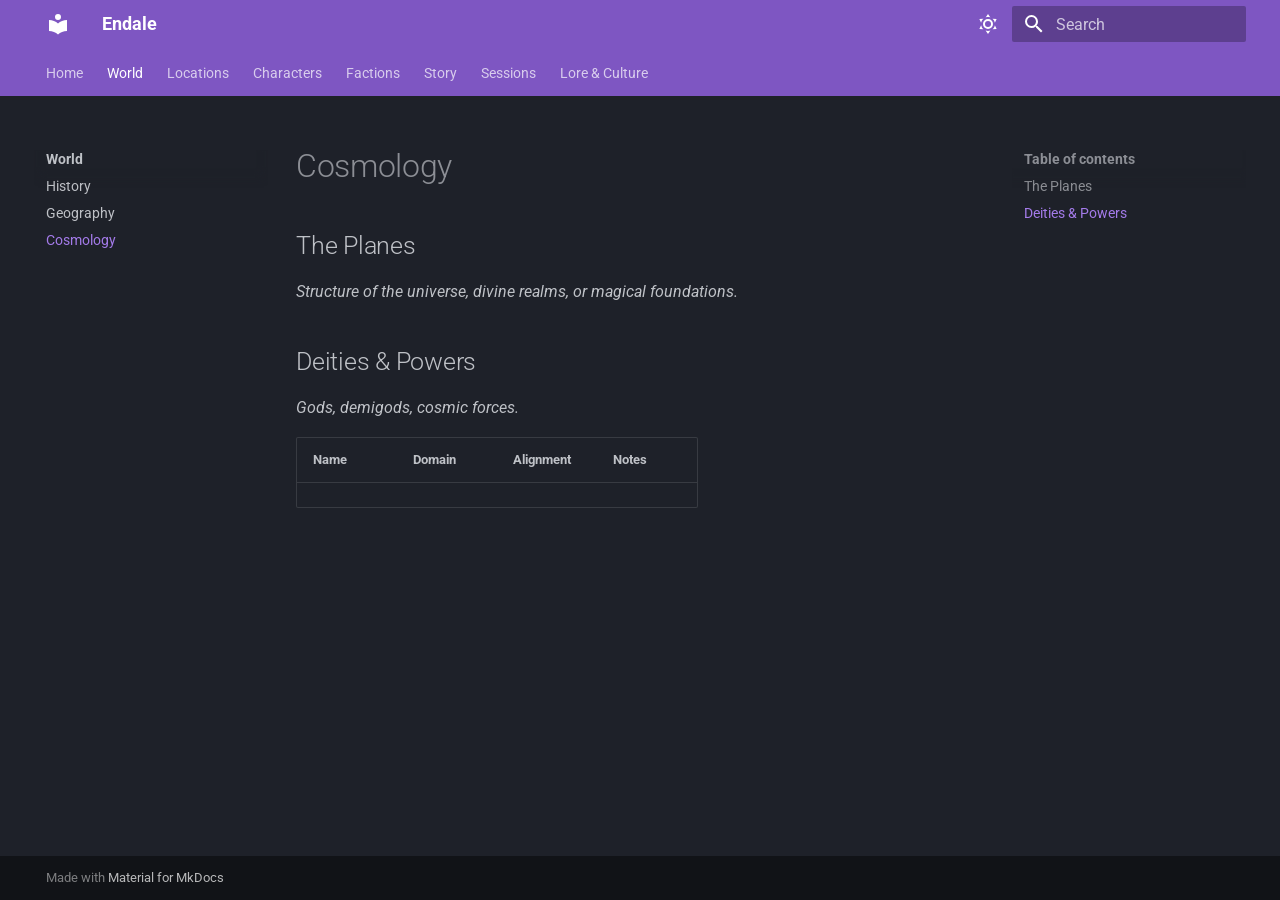
<file: world/cosmology/index.html>
<!doctype html>
<html lang="en" class="no-js">
  <head>
    
      <meta charset="utf-8">
      <meta name="viewport" content="width=device-width,initial-scale=1">
      
        <meta name="description" content="The world of Endale — campaign wiki for Daggerheart">
      
      
      
      
        <link rel="prev" href="../geography/">
      
      
        <link rel="next" href="../../locations/">
      
      
        
      
      
      <link rel="icon" href="../../assets/images/favicon.png">
      <meta name="generator" content="mkdocs-1.6.1, mkdocs-material-9.7.6">
    
    
      
        <title>Cosmology - Endale</title>
      
    
    
      <link rel="stylesheet" href="../../assets/stylesheets/main.484c7ddc.min.css">
      
        
        <link rel="stylesheet" href="../../assets/stylesheets/palette.ab4e12ef.min.css">
      
      


    
    
      
    
    
      
        
        
        <link rel="preconnect" href="https://fonts.gstatic.com" crossorigin>
        <link rel="stylesheet" href="https://fonts.googleapis.com/css?family=Roboto:300,300i,400,400i,700,700i%7CRoboto+Mono:400,400i,700,700i&display=fallback">
        <style>:root{--md-text-font:"Roboto";--md-code-font:"Roboto Mono"}</style>
      
    
    
    <script>__md_scope=new URL("../..",location),__md_hash=e=>[...e].reduce(((e,_)=>(e<<5)-e+_.charCodeAt(0)),0),__md_get=(e,_=localStorage,t=__md_scope)=>JSON.parse(_.getItem(t.pathname+"."+e)),__md_set=(e,_,t=localStorage,a=__md_scope)=>{try{t.setItem(a.pathname+"."+e,JSON.stringify(_))}catch(e){}}</script>
    
      

    
    
  </head>
  
  
    
    
      
    
    
    
    
    <body dir="ltr" data-md-color-scheme="slate" data-md-color-primary="deep-purple" data-md-color-accent="amber">
  
    
    <input class="md-toggle" data-md-toggle="drawer" type="checkbox" id="__drawer" autocomplete="off">
    <input class="md-toggle" data-md-toggle="search" type="checkbox" id="__search" autocomplete="off">
    <label class="md-overlay" for="__drawer"></label>
    <div data-md-component="skip">
      
        
        <a href="#cosmology" class="md-skip">
          Skip to content
        </a>
      
    </div>
    <div data-md-component="announce">
      
    </div>
    
    
      

<header class="md-header" data-md-component="header">
  <nav class="md-header__inner md-grid" aria-label="Header">
    <a href="../.." title="Endale" class="md-header__button md-logo" aria-label="Endale" data-md-component="logo">
      
  
  <svg xmlns="http://www.w3.org/2000/svg" viewBox="0 0 24 24"><path d="M12 8a3 3 0 0 0 3-3 3 3 0 0 0-3-3 3 3 0 0 0-3 3 3 3 0 0 0 3 3m0 3.54C9.64 9.35 6.5 8 3 8v11c3.5 0 6.64 1.35 9 3.54 2.36-2.19 5.5-3.54 9-3.54V8c-3.5 0-6.64 1.35-9 3.54"/></svg>

    </a>
    <label class="md-header__button md-icon" for="__drawer">
      
      <svg xmlns="http://www.w3.org/2000/svg" viewBox="0 0 24 24"><path d="M3 6h18v2H3zm0 5h18v2H3zm0 5h18v2H3z"/></svg>
    </label>
    <div class="md-header__title" data-md-component="header-title">
      <div class="md-header__ellipsis">
        <div class="md-header__topic">
          <span class="md-ellipsis">
            Endale
          </span>
        </div>
        <div class="md-header__topic" data-md-component="header-topic">
          <span class="md-ellipsis">
            
              Cosmology
            
          </span>
        </div>
      </div>
    </div>
    
      
        <form class="md-header__option" data-md-component="palette">
  
    
    
    
    <input class="md-option" data-md-color-media="" data-md-color-scheme="slate" data-md-color-primary="deep-purple" data-md-color-accent="amber"  aria-label="Switch to light mode"  type="radio" name="__palette" id="__palette_0">
    
      <label class="md-header__button md-icon" title="Switch to light mode" for="__palette_1" hidden>
        <svg xmlns="http://www.w3.org/2000/svg" viewBox="0 0 24 24"><path d="M12 7a5 5 0 0 1 5 5 5 5 0 0 1-5 5 5 5 0 0 1-5-5 5 5 0 0 1 5-5m0 2a3 3 0 0 0-3 3 3 3 0 0 0 3 3 3 3 0 0 0 3-3 3 3 0 0 0-3-3m0-7 2.39 3.42C13.65 5.15 12.84 5 12 5s-1.65.15-2.39.42zM3.34 7l4.16-.35A7.2 7.2 0 0 0 5.94 8.5c-.44.74-.69 1.5-.83 2.29zm.02 10 1.76-3.77a7.131 7.131 0 0 0 2.38 4.14zM20.65 7l-1.77 3.79a7.02 7.02 0 0 0-2.38-4.15zm-.01 10-4.14.36c.59-.51 1.12-1.14 1.54-1.86.42-.73.69-1.5.83-2.29zM12 22l-2.41-3.44c.74.27 1.55.44 2.41.44.82 0 1.63-.17 2.37-.44z"/></svg>
      </label>
    
  
    
    
    
    <input class="md-option" data-md-color-media="" data-md-color-scheme="default" data-md-color-primary="deep-purple" data-md-color-accent="amber"  aria-label="Switch to dark mode"  type="radio" name="__palette" id="__palette_1">
    
      <label class="md-header__button md-icon" title="Switch to dark mode" for="__palette_0" hidden>
        <svg xmlns="http://www.w3.org/2000/svg" viewBox="0 0 24 24"><path d="m17.75 4.09-2.53 1.94.91 3.06-2.63-1.81-2.63 1.81.91-3.06-2.53-1.94L12.44 4l1.06-3 1.06 3zm3.5 6.91-1.64 1.25.59 1.98-1.7-1.17-1.7 1.17.59-1.98L15.75 11l2.06-.05L18.5 9l.69 1.95zm-2.28 4.95c.83-.08 1.72 1.1 1.19 1.85-.32.45-.66.87-1.08 1.27C15.17 23 8.84 23 4.94 19.07c-3.91-3.9-3.91-10.24 0-14.14.4-.4.82-.76 1.27-1.08.75-.53 1.93.36 1.85 1.19-.27 2.86.69 5.83 2.89 8.02a9.96 9.96 0 0 0 8.02 2.89m-1.64 2.02a12.08 12.08 0 0 1-7.8-3.47c-2.17-2.19-3.33-5-3.49-7.82-2.81 3.14-2.7 7.96.31 10.98 3.02 3.01 7.84 3.12 10.98.31"/></svg>
      </label>
    
  
</form>
      
    
    
      <script>var palette=__md_get("__palette");if(palette&&palette.color){if("(prefers-color-scheme)"===palette.color.media){var media=matchMedia("(prefers-color-scheme: light)"),input=document.querySelector(media.matches?"[data-md-color-media='(prefers-color-scheme: light)']":"[data-md-color-media='(prefers-color-scheme: dark)']");palette.color.media=input.getAttribute("data-md-color-media"),palette.color.scheme=input.getAttribute("data-md-color-scheme"),palette.color.primary=input.getAttribute("data-md-color-primary"),palette.color.accent=input.getAttribute("data-md-color-accent")}for(var[key,value]of Object.entries(palette.color))document.body.setAttribute("data-md-color-"+key,value)}</script>
    
    
    
      
      
        <label class="md-header__button md-icon" for="__search">
          
          <svg xmlns="http://www.w3.org/2000/svg" viewBox="0 0 24 24"><path d="M9.5 3A6.5 6.5 0 0 1 16 9.5c0 1.61-.59 3.09-1.56 4.23l.27.27h.79l5 5-1.5 1.5-5-5v-.79l-.27-.27A6.52 6.52 0 0 1 9.5 16 6.5 6.5 0 0 1 3 9.5 6.5 6.5 0 0 1 9.5 3m0 2C7 5 5 7 5 9.5S7 14 9.5 14 14 12 14 9.5 12 5 9.5 5"/></svg>
        </label>
        <div class="md-search" data-md-component="search" role="dialog">
  <label class="md-search__overlay" for="__search"></label>
  <div class="md-search__inner" role="search">
    <form class="md-search__form" name="search">
      <input type="text" class="md-search__input" name="query" aria-label="Search" placeholder="Search" autocapitalize="off" autocorrect="off" autocomplete="off" spellcheck="false" data-md-component="search-query" required>
      <label class="md-search__icon md-icon" for="__search">
        
        <svg xmlns="http://www.w3.org/2000/svg" viewBox="0 0 24 24"><path d="M9.5 3A6.5 6.5 0 0 1 16 9.5c0 1.61-.59 3.09-1.56 4.23l.27.27h.79l5 5-1.5 1.5-5-5v-.79l-.27-.27A6.52 6.52 0 0 1 9.5 16 6.5 6.5 0 0 1 3 9.5 6.5 6.5 0 0 1 9.5 3m0 2C7 5 5 7 5 9.5S7 14 9.5 14 14 12 14 9.5 12 5 9.5 5"/></svg>
        
        <svg xmlns="http://www.w3.org/2000/svg" viewBox="0 0 24 24"><path d="M20 11v2H8l5.5 5.5-1.42 1.42L4.16 12l7.92-7.92L13.5 5.5 8 11z"/></svg>
      </label>
      <nav class="md-search__options" aria-label="Search">
        
        <button type="reset" class="md-search__icon md-icon" title="Clear" aria-label="Clear" tabindex="-1">
          
          <svg xmlns="http://www.w3.org/2000/svg" viewBox="0 0 24 24"><path d="M19 6.41 17.59 5 12 10.59 6.41 5 5 6.41 10.59 12 5 17.59 6.41 19 12 13.41 17.59 19 19 17.59 13.41 12z"/></svg>
        </button>
      </nav>
      
        <div class="md-search__suggest" data-md-component="search-suggest"></div>
      
    </form>
    <div class="md-search__output">
      <div class="md-search__scrollwrap" tabindex="0" data-md-scrollfix>
        <div class="md-search-result" data-md-component="search-result">
          <div class="md-search-result__meta">
            Initializing search
          </div>
          <ol class="md-search-result__list" role="presentation"></ol>
        </div>
      </div>
    </div>
  </div>
</div>
      
    
    
  </nav>
  
</header>
    
    <div class="md-container" data-md-component="container">
      
      
        
          
            
<nav class="md-tabs" aria-label="Tabs" data-md-component="tabs">
  <div class="md-grid">
    <ul class="md-tabs__list">
      
        
  
  
  
  
    <li class="md-tabs__item">
      <a href="../.." class="md-tabs__link">
        
  
  
    
  
  Home

      </a>
    </li>
  

      
        
  
  
  
    
  
  
    
    
      <li class="md-tabs__item md-tabs__item--active">
        <a href="../" class="md-tabs__link">
          
  
  
    
  
  World

        </a>
      </li>
    
  

      
        
  
  
  
  
    
    
      <li class="md-tabs__item">
        <a href="../../locations/" class="md-tabs__link">
          
  
  
    
  
  Locations

        </a>
      </li>
    
  

      
        
  
  
  
  
    
    
      <li class="md-tabs__item">
        <a href="../../characters/" class="md-tabs__link">
          
  
  
    
  
  Characters

        </a>
      </li>
    
  

      
        
  
  
  
  
    
    
      <li class="md-tabs__item">
        <a href="../../factions/" class="md-tabs__link">
          
  
  
    
  
  Factions

        </a>
      </li>
    
  

      
        
  
  
  
  
    
    
      <li class="md-tabs__item">
        <a href="../../story/" class="md-tabs__link">
          
  
  
    
  
  Story

        </a>
      </li>
    
  

      
        
  
  
  
  
    
    
      <li class="md-tabs__item">
        <a href="../../sessions/" class="md-tabs__link">
          
  
  
    
  
  Sessions

        </a>
      </li>
    
  

      
        
  
  
  
  
    
    
      <li class="md-tabs__item">
        <a href="../../lore/" class="md-tabs__link">
          
  
  
    
  
  Lore & Culture

        </a>
      </li>
    
  

      
    </ul>
  </div>
</nav>
          
        
      
      <main class="md-main" data-md-component="main">
        <div class="md-main__inner md-grid">
          
            
              
              <div class="md-sidebar md-sidebar--primary" data-md-component="sidebar" data-md-type="navigation" >
                <div class="md-sidebar__scrollwrap">
                  <div class="md-sidebar__inner">
                    


  


<nav class="md-nav md-nav--primary md-nav--lifted" aria-label="Navigation" data-md-level="0">
  <label class="md-nav__title" for="__drawer">
    <a href="../.." title="Endale" class="md-nav__button md-logo" aria-label="Endale" data-md-component="logo">
      
  
  <svg xmlns="http://www.w3.org/2000/svg" viewBox="0 0 24 24"><path d="M12 8a3 3 0 0 0 3-3 3 3 0 0 0-3-3 3 3 0 0 0-3 3 3 3 0 0 0 3 3m0 3.54C9.64 9.35 6.5 8 3 8v11c3.5 0 6.64 1.35 9 3.54 2.36-2.19 5.5-3.54 9-3.54V8c-3.5 0-6.64 1.35-9 3.54"/></svg>

    </a>
    Endale
  </label>
  
  <ul class="md-nav__list" data-md-scrollfix>
    
      
      
  
  
  
  
    <li class="md-nav__item">
      <a href="../.." class="md-nav__link">
        
  
  
  <span class="md-ellipsis">
    
  
    Home
  

    
  </span>
  
  

      </a>
    </li>
  

    
      
      
  
  
    
  
  
  
    
    
      
        
          
        
      
        
      
        
      
        
      
    
    
    
      
        
        
      
      
        
      
    
    
    <li class="md-nav__item md-nav__item--active md-nav__item--section md-nav__item--nested">
      
        
        
        <input class="md-nav__toggle md-toggle " type="checkbox" id="__nav_2" checked>
        
          
          <div class="md-nav__link md-nav__container">
            <a href="../" class="md-nav__link ">
              
  
  
  <span class="md-ellipsis">
    
  
    World
  

    
  </span>
  
  

            </a>
            
              
              <label class="md-nav__link " for="__nav_2" id="__nav_2_label" tabindex="">
                <span class="md-nav__icon md-icon"></span>
              </label>
            
          </div>
        
        <nav class="md-nav" data-md-level="1" aria-labelledby="__nav_2_label" aria-expanded="true">
          <label class="md-nav__title" for="__nav_2">
            <span class="md-nav__icon md-icon"></span>
            
  
    World
  

          </label>
          <ul class="md-nav__list" data-md-scrollfix>
            
              
            
              
                
  
  
  
  
    <li class="md-nav__item">
      <a href="../history/" class="md-nav__link">
        
  
  
  <span class="md-ellipsis">
    
  
    History
  

    
  </span>
  
  

      </a>
    </li>
  

              
            
              
                
  
  
  
  
    <li class="md-nav__item">
      <a href="../geography/" class="md-nav__link">
        
  
  
  <span class="md-ellipsis">
    
  
    Geography
  

    
  </span>
  
  

      </a>
    </li>
  

              
            
              
                
  
  
    
  
  
  
    <li class="md-nav__item md-nav__item--active">
      
      <input class="md-nav__toggle md-toggle" type="checkbox" id="__toc">
      
      
        
      
      
        <label class="md-nav__link md-nav__link--active" for="__toc">
          
  
  
  <span class="md-ellipsis">
    
  
    Cosmology
  

    
  </span>
  
  

          <span class="md-nav__icon md-icon"></span>
        </label>
      
      <a href="./" class="md-nav__link md-nav__link--active">
        
  
  
  <span class="md-ellipsis">
    
  
    Cosmology
  

    
  </span>
  
  

      </a>
      
        

<nav class="md-nav md-nav--secondary" aria-label="Table of contents">
  
  
  
    
  
  
    <label class="md-nav__title" for="__toc">
      <span class="md-nav__icon md-icon"></span>
      Table of contents
    </label>
    <ul class="md-nav__list" data-md-component="toc" data-md-scrollfix>
      
        <li class="md-nav__item">
  <a href="#the-planes" class="md-nav__link">
    <span class="md-ellipsis">
      
        The Planes
      
    </span>
  </a>
  
</li>
      
        <li class="md-nav__item">
  <a href="#deities-powers" class="md-nav__link">
    <span class="md-ellipsis">
      
        Deities &amp; Powers
      
    </span>
  </a>
  
</li>
      
    </ul>
  
</nav>
      
    </li>
  

              
            
          </ul>
        </nav>
      
    </li>
  

    
      
      
  
  
  
  
    
    
      
        
          
        
      
    
    
    
      
      
        
      
    
    
    <li class="md-nav__item md-nav__item--nested">
      
        
        
        <input class="md-nav__toggle md-toggle " type="checkbox" id="__nav_3" >
        
          
          <div class="md-nav__link md-nav__container">
            <a href="../../locations/" class="md-nav__link ">
              
  
  
  <span class="md-ellipsis">
    
  
    Locations
  

    
  </span>
  
  

            </a>
            
          </div>
        
        <nav class="md-nav" data-md-level="1" aria-labelledby="__nav_3_label" aria-expanded="false">
          <label class="md-nav__title" for="__nav_3">
            <span class="md-nav__icon md-icon"></span>
            
  
    Locations
  

          </label>
          <ul class="md-nav__list" data-md-scrollfix>
            
              
            
          </ul>
        </nav>
      
    </li>
  

    
      
      
  
  
  
  
    
    
      
        
          
        
      
        
      
    
    
    
      
      
        
      
    
    
    <li class="md-nav__item md-nav__item--nested">
      
        
        
        <input class="md-nav__toggle md-toggle " type="checkbox" id="__nav_4" >
        
          
          <div class="md-nav__link md-nav__container">
            <a href="../../characters/" class="md-nav__link ">
              
  
  
  <span class="md-ellipsis">
    
  
    Characters
  

    
  </span>
  
  

            </a>
            
              
              <label class="md-nav__link " for="__nav_4" id="__nav_4_label" tabindex="0">
                <span class="md-nav__icon md-icon"></span>
              </label>
            
          </div>
        
        <nav class="md-nav" data-md-level="1" aria-labelledby="__nav_4_label" aria-expanded="false">
          <label class="md-nav__title" for="__nav_4">
            <span class="md-nav__icon md-icon"></span>
            
  
    Characters
  

          </label>
          <ul class="md-nav__list" data-md-scrollfix>
            
              
            
              
                
  
  
  
  
    <li class="md-nav__item">
      <a href="../../characters/pcs/" class="md-nav__link">
        
  
  
  <span class="md-ellipsis">
    
  
    Player Characters
  

    
  </span>
  
  

      </a>
    </li>
  

              
            
          </ul>
        </nav>
      
    </li>
  

    
      
      
  
  
  
  
    
    
      
        
          
        
      
    
    
    
      
      
        
      
    
    
    <li class="md-nav__item md-nav__item--nested">
      
        
        
        <input class="md-nav__toggle md-toggle " type="checkbox" id="__nav_5" >
        
          
          <div class="md-nav__link md-nav__container">
            <a href="../../factions/" class="md-nav__link ">
              
  
  
  <span class="md-ellipsis">
    
  
    Factions
  

    
  </span>
  
  

            </a>
            
          </div>
        
        <nav class="md-nav" data-md-level="1" aria-labelledby="__nav_5_label" aria-expanded="false">
          <label class="md-nav__title" for="__nav_5">
            <span class="md-nav__icon md-icon"></span>
            
  
    Factions
  

          </label>
          <ul class="md-nav__list" data-md-scrollfix>
            
              
            
          </ul>
        </nav>
      
    </li>
  

    
      
      
  
  
  
  
    
    
      
        
          
        
      
        
      
        
      
    
    
    
      
      
        
      
    
    
    <li class="md-nav__item md-nav__item--nested">
      
        
        
        <input class="md-nav__toggle md-toggle " type="checkbox" id="__nav_6" >
        
          
          <div class="md-nav__link md-nav__container">
            <a href="../../story/" class="md-nav__link ">
              
  
  
  <span class="md-ellipsis">
    
  
    Story
  

    
  </span>
  
  

            </a>
            
              
              <label class="md-nav__link " for="__nav_6" id="__nav_6_label" tabindex="0">
                <span class="md-nav__icon md-icon"></span>
              </label>
            
          </div>
        
        <nav class="md-nav" data-md-level="1" aria-labelledby="__nav_6_label" aria-expanded="false">
          <label class="md-nav__title" for="__nav_6">
            <span class="md-nav__icon md-icon"></span>
            
  
    Story
  

          </label>
          <ul class="md-nav__list" data-md-scrollfix>
            
              
            
              
                
  
  
  
  
    <li class="md-nav__item">
      <a href="../../story/threads/" class="md-nav__link">
        
  
  
  <span class="md-ellipsis">
    
  
    Active Threads
  

    
  </span>
  
  

      </a>
    </li>
  

              
            
              
                
  
  
  
  
    <li class="md-nav__item">
      <a href="../../story/arcs/" class="md-nav__link">
        
  
  
  <span class="md-ellipsis">
    
  
    Arcs
  

    
  </span>
  
  

      </a>
    </li>
  

              
            
          </ul>
        </nav>
      
    </li>
  

    
      
      
  
  
  
  
    
    
      
        
          
        
      
    
    
    
      
      
        
      
    
    
    <li class="md-nav__item md-nav__item--nested">
      
        
        
        <input class="md-nav__toggle md-toggle " type="checkbox" id="__nav_7" >
        
          
          <div class="md-nav__link md-nav__container">
            <a href="../../sessions/" class="md-nav__link ">
              
  
  
  <span class="md-ellipsis">
    
  
    Sessions
  

    
  </span>
  
  

            </a>
            
          </div>
        
        <nav class="md-nav" data-md-level="1" aria-labelledby="__nav_7_label" aria-expanded="false">
          <label class="md-nav__title" for="__nav_7">
            <span class="md-nav__icon md-icon"></span>
            
  
    Sessions
  

          </label>
          <ul class="md-nav__list" data-md-scrollfix>
            
              
            
          </ul>
        </nav>
      
    </li>
  

    
      
      
  
  
  
  
    
    
      
        
          
        
      
    
    
    
      
      
        
      
    
    
    <li class="md-nav__item md-nav__item--nested">
      
        
        
        <input class="md-nav__toggle md-toggle " type="checkbox" id="__nav_8" >
        
          
          <div class="md-nav__link md-nav__container">
            <a href="../../lore/" class="md-nav__link ">
              
  
  
  <span class="md-ellipsis">
    
  
    Lore & Culture
  

    
  </span>
  
  

            </a>
            
          </div>
        
        <nav class="md-nav" data-md-level="1" aria-labelledby="__nav_8_label" aria-expanded="false">
          <label class="md-nav__title" for="__nav_8">
            <span class="md-nav__icon md-icon"></span>
            
  
    Lore & Culture
  

          </label>
          <ul class="md-nav__list" data-md-scrollfix>
            
              
            
          </ul>
        </nav>
      
    </li>
  

    
  </ul>
</nav>
                  </div>
                </div>
              </div>
            
            
              
              <div class="md-sidebar md-sidebar--secondary" data-md-component="sidebar" data-md-type="toc" >
                <div class="md-sidebar__scrollwrap">
                  <div class="md-sidebar__inner">
                    

<nav class="md-nav md-nav--secondary" aria-label="Table of contents">
  
  
  
    
  
  
    <label class="md-nav__title" for="__toc">
      <span class="md-nav__icon md-icon"></span>
      Table of contents
    </label>
    <ul class="md-nav__list" data-md-component="toc" data-md-scrollfix>
      
        <li class="md-nav__item">
  <a href="#the-planes" class="md-nav__link">
    <span class="md-ellipsis">
      
        The Planes
      
    </span>
  </a>
  
</li>
      
        <li class="md-nav__item">
  <a href="#deities-powers" class="md-nav__link">
    <span class="md-ellipsis">
      
        Deities &amp; Powers
      
    </span>
  </a>
  
</li>
      
    </ul>
  
</nav>
                  </div>
                </div>
              </div>
            
          
          
            <div class="md-content" data-md-component="content">
              
              <article class="md-content__inner md-typeset">
                
                  



<h1 id="cosmology">Cosmology<a class="headerlink" href="#cosmology" title="Permanent link">&para;</a></h1>
<h2 id="the-planes">The Planes<a class="headerlink" href="#the-planes" title="Permanent link">&para;</a></h2>
<p><em>Structure of the universe, divine realms, or magical foundations.</em></p>
<h2 id="deities-powers">Deities &amp; Powers<a class="headerlink" href="#deities-powers" title="Permanent link">&para;</a></h2>
<p><em>Gods, demigods, cosmic forces.</em></p>
<table>
<thead>
<tr>
<th>Name</th>
<th>Domain</th>
<th>Alignment</th>
<th>Notes</th>
</tr>
</thead>
<tbody>
<tr>
<td></td>
<td></td>
<td></td>
<td></td>
</tr>
</tbody>
</table>












                
              </article>
            </div>
          
          
  <script>var tabs=__md_get("__tabs");if(Array.isArray(tabs))e:for(var set of document.querySelectorAll(".tabbed-set")){var labels=set.querySelector(".tabbed-labels");for(var tab of tabs)for(var label of labels.getElementsByTagName("label"))if(label.innerText.trim()===tab){var input=document.getElementById(label.htmlFor);input.checked=!0;continue e}}</script>

<script>var target=document.getElementById(location.hash.slice(1));target&&target.name&&(target.checked=target.name.startsWith("__tabbed_"))</script>
        </div>
        
          <button type="button" class="md-top md-icon" data-md-component="top" hidden>
  
  <svg xmlns="http://www.w3.org/2000/svg" viewBox="0 0 24 24"><path d="M13 20h-2V8l-5.5 5.5-1.42-1.42L12 4.16l7.92 7.92-1.42 1.42L13 8z"/></svg>
  Back to top
</button>
        
      </main>
      
        <footer class="md-footer">
  
  <div class="md-footer-meta md-typeset">
    <div class="md-footer-meta__inner md-grid">
      <div class="md-copyright">
  
  
    Made with
    <a href="https://squidfunk.github.io/mkdocs-material/" target="_blank" rel="noopener">
      Material for MkDocs
    </a>
  
</div>
      
    </div>
  </div>
</footer>
      
    </div>
    <div class="md-dialog" data-md-component="dialog">
      <div class="md-dialog__inner md-typeset"></div>
    </div>
    
    
    
      
      
      <script id="__config" type="application/json">{"annotate": null, "base": "../..", "features": ["navigation.tabs", "navigation.sections", "navigation.indexes", "navigation.top", "search.suggest", "search.highlight", "content.tabs.link"], "search": "../../assets/javascripts/workers/search.2c215733.min.js", "tags": null, "translations": {"clipboard.copied": "Copied to clipboard", "clipboard.copy": "Copy to clipboard", "search.result.more.one": "1 more on this page", "search.result.more.other": "# more on this page", "search.result.none": "No matching documents", "search.result.one": "1 matching document", "search.result.other": "# matching documents", "search.result.placeholder": "Type to start searching", "search.result.term.missing": "Missing", "select.version": "Select version"}, "version": null}</script>
    
    
      <script src="../../assets/javascripts/bundle.79ae519e.min.js"></script>
      
    
  </body>
</html>
</file>
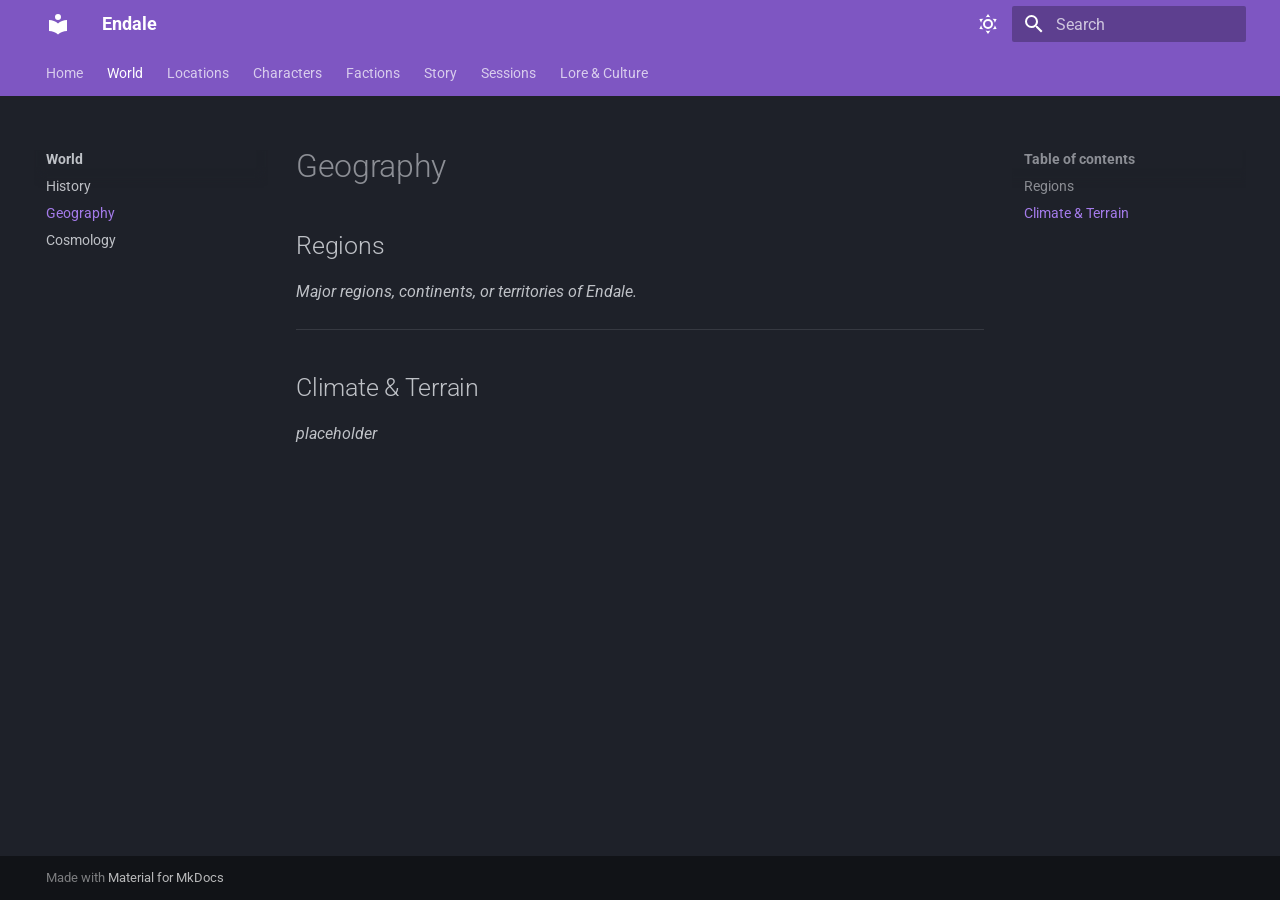
<file: world/geography/index.html>
<!doctype html>
<html lang="en" class="no-js">
  <head>
    
      <meta charset="utf-8">
      <meta name="viewport" content="width=device-width,initial-scale=1">
      
        <meta name="description" content="The world of Endale — campaign wiki for Daggerheart">
      
      
      
      
        <link rel="prev" href="../history/">
      
      
        <link rel="next" href="../cosmology/">
      
      
        
      
      
      <link rel="icon" href="../../assets/images/favicon.png">
      <meta name="generator" content="mkdocs-1.6.1, mkdocs-material-9.7.6">
    
    
      
        <title>Geography - Endale</title>
      
    
    
      <link rel="stylesheet" href="../../assets/stylesheets/main.484c7ddc.min.css">
      
        
        <link rel="stylesheet" href="../../assets/stylesheets/palette.ab4e12ef.min.css">
      
      


    
    
      
    
    
      
        
        
        <link rel="preconnect" href="https://fonts.gstatic.com" crossorigin>
        <link rel="stylesheet" href="https://fonts.googleapis.com/css?family=Roboto:300,300i,400,400i,700,700i%7CRoboto+Mono:400,400i,700,700i&display=fallback">
        <style>:root{--md-text-font:"Roboto";--md-code-font:"Roboto Mono"}</style>
      
    
    
    <script>__md_scope=new URL("../..",location),__md_hash=e=>[...e].reduce(((e,_)=>(e<<5)-e+_.charCodeAt(0)),0),__md_get=(e,_=localStorage,t=__md_scope)=>JSON.parse(_.getItem(t.pathname+"."+e)),__md_set=(e,_,t=localStorage,a=__md_scope)=>{try{t.setItem(a.pathname+"."+e,JSON.stringify(_))}catch(e){}}</script>
    
      

    
    
  </head>
  
  
    
    
      
    
    
    
    
    <body dir="ltr" data-md-color-scheme="slate" data-md-color-primary="deep-purple" data-md-color-accent="amber">
  
    
    <input class="md-toggle" data-md-toggle="drawer" type="checkbox" id="__drawer" autocomplete="off">
    <input class="md-toggle" data-md-toggle="search" type="checkbox" id="__search" autocomplete="off">
    <label class="md-overlay" for="__drawer"></label>
    <div data-md-component="skip">
      
        
        <a href="#geography" class="md-skip">
          Skip to content
        </a>
      
    </div>
    <div data-md-component="announce">
      
    </div>
    
    
      

<header class="md-header" data-md-component="header">
  <nav class="md-header__inner md-grid" aria-label="Header">
    <a href="../.." title="Endale" class="md-header__button md-logo" aria-label="Endale" data-md-component="logo">
      
  
  <svg xmlns="http://www.w3.org/2000/svg" viewBox="0 0 24 24"><path d="M12 8a3 3 0 0 0 3-3 3 3 0 0 0-3-3 3 3 0 0 0-3 3 3 3 0 0 0 3 3m0 3.54C9.64 9.35 6.5 8 3 8v11c3.5 0 6.64 1.35 9 3.54 2.36-2.19 5.5-3.54 9-3.54V8c-3.5 0-6.64 1.35-9 3.54"/></svg>

    </a>
    <label class="md-header__button md-icon" for="__drawer">
      
      <svg xmlns="http://www.w3.org/2000/svg" viewBox="0 0 24 24"><path d="M3 6h18v2H3zm0 5h18v2H3zm0 5h18v2H3z"/></svg>
    </label>
    <div class="md-header__title" data-md-component="header-title">
      <div class="md-header__ellipsis">
        <div class="md-header__topic">
          <span class="md-ellipsis">
            Endale
          </span>
        </div>
        <div class="md-header__topic" data-md-component="header-topic">
          <span class="md-ellipsis">
            
              Geography
            
          </span>
        </div>
      </div>
    </div>
    
      
        <form class="md-header__option" data-md-component="palette">
  
    
    
    
    <input class="md-option" data-md-color-media="" data-md-color-scheme="slate" data-md-color-primary="deep-purple" data-md-color-accent="amber"  aria-label="Switch to light mode"  type="radio" name="__palette" id="__palette_0">
    
      <label class="md-header__button md-icon" title="Switch to light mode" for="__palette_1" hidden>
        <svg xmlns="http://www.w3.org/2000/svg" viewBox="0 0 24 24"><path d="M12 7a5 5 0 0 1 5 5 5 5 0 0 1-5 5 5 5 0 0 1-5-5 5 5 0 0 1 5-5m0 2a3 3 0 0 0-3 3 3 3 0 0 0 3 3 3 3 0 0 0 3-3 3 3 0 0 0-3-3m0-7 2.39 3.42C13.65 5.15 12.84 5 12 5s-1.65.15-2.39.42zM3.34 7l4.16-.35A7.2 7.2 0 0 0 5.94 8.5c-.44.74-.69 1.5-.83 2.29zm.02 10 1.76-3.77a7.131 7.131 0 0 0 2.38 4.14zM20.65 7l-1.77 3.79a7.02 7.02 0 0 0-2.38-4.15zm-.01 10-4.14.36c.59-.51 1.12-1.14 1.54-1.86.42-.73.69-1.5.83-2.29zM12 22l-2.41-3.44c.74.27 1.55.44 2.41.44.82 0 1.63-.17 2.37-.44z"/></svg>
      </label>
    
  
    
    
    
    <input class="md-option" data-md-color-media="" data-md-color-scheme="default" data-md-color-primary="deep-purple" data-md-color-accent="amber"  aria-label="Switch to dark mode"  type="radio" name="__palette" id="__palette_1">
    
      <label class="md-header__button md-icon" title="Switch to dark mode" for="__palette_0" hidden>
        <svg xmlns="http://www.w3.org/2000/svg" viewBox="0 0 24 24"><path d="m17.75 4.09-2.53 1.94.91 3.06-2.63-1.81-2.63 1.81.91-3.06-2.53-1.94L12.44 4l1.06-3 1.06 3zm3.5 6.91-1.64 1.25.59 1.98-1.7-1.17-1.7 1.17.59-1.98L15.75 11l2.06-.05L18.5 9l.69 1.95zm-2.28 4.95c.83-.08 1.72 1.1 1.19 1.85-.32.45-.66.87-1.08 1.27C15.17 23 8.84 23 4.94 19.07c-3.91-3.9-3.91-10.24 0-14.14.4-.4.82-.76 1.27-1.08.75-.53 1.93.36 1.85 1.19-.27 2.86.69 5.83 2.89 8.02a9.96 9.96 0 0 0 8.02 2.89m-1.64 2.02a12.08 12.08 0 0 1-7.8-3.47c-2.17-2.19-3.33-5-3.49-7.82-2.81 3.14-2.7 7.96.31 10.98 3.02 3.01 7.84 3.12 10.98.31"/></svg>
      </label>
    
  
</form>
      
    
    
      <script>var palette=__md_get("__palette");if(palette&&palette.color){if("(prefers-color-scheme)"===palette.color.media){var media=matchMedia("(prefers-color-scheme: light)"),input=document.querySelector(media.matches?"[data-md-color-media='(prefers-color-scheme: light)']":"[data-md-color-media='(prefers-color-scheme: dark)']");palette.color.media=input.getAttribute("data-md-color-media"),palette.color.scheme=input.getAttribute("data-md-color-scheme"),palette.color.primary=input.getAttribute("data-md-color-primary"),palette.color.accent=input.getAttribute("data-md-color-accent")}for(var[key,value]of Object.entries(palette.color))document.body.setAttribute("data-md-color-"+key,value)}</script>
    
    
    
      
      
        <label class="md-header__button md-icon" for="__search">
          
          <svg xmlns="http://www.w3.org/2000/svg" viewBox="0 0 24 24"><path d="M9.5 3A6.5 6.5 0 0 1 16 9.5c0 1.61-.59 3.09-1.56 4.23l.27.27h.79l5 5-1.5 1.5-5-5v-.79l-.27-.27A6.52 6.52 0 0 1 9.5 16 6.5 6.5 0 0 1 3 9.5 6.5 6.5 0 0 1 9.5 3m0 2C7 5 5 7 5 9.5S7 14 9.5 14 14 12 14 9.5 12 5 9.5 5"/></svg>
        </label>
        <div class="md-search" data-md-component="search" role="dialog">
  <label class="md-search__overlay" for="__search"></label>
  <div class="md-search__inner" role="search">
    <form class="md-search__form" name="search">
      <input type="text" class="md-search__input" name="query" aria-label="Search" placeholder="Search" autocapitalize="off" autocorrect="off" autocomplete="off" spellcheck="false" data-md-component="search-query" required>
      <label class="md-search__icon md-icon" for="__search">
        
        <svg xmlns="http://www.w3.org/2000/svg" viewBox="0 0 24 24"><path d="M9.5 3A6.5 6.5 0 0 1 16 9.5c0 1.61-.59 3.09-1.56 4.23l.27.27h.79l5 5-1.5 1.5-5-5v-.79l-.27-.27A6.52 6.52 0 0 1 9.5 16 6.5 6.5 0 0 1 3 9.5 6.5 6.5 0 0 1 9.5 3m0 2C7 5 5 7 5 9.5S7 14 9.5 14 14 12 14 9.5 12 5 9.5 5"/></svg>
        
        <svg xmlns="http://www.w3.org/2000/svg" viewBox="0 0 24 24"><path d="M20 11v2H8l5.5 5.5-1.42 1.42L4.16 12l7.92-7.92L13.5 5.5 8 11z"/></svg>
      </label>
      <nav class="md-search__options" aria-label="Search">
        
        <button type="reset" class="md-search__icon md-icon" title="Clear" aria-label="Clear" tabindex="-1">
          
          <svg xmlns="http://www.w3.org/2000/svg" viewBox="0 0 24 24"><path d="M19 6.41 17.59 5 12 10.59 6.41 5 5 6.41 10.59 12 5 17.59 6.41 19 12 13.41 17.59 19 19 17.59 13.41 12z"/></svg>
        </button>
      </nav>
      
        <div class="md-search__suggest" data-md-component="search-suggest"></div>
      
    </form>
    <div class="md-search__output">
      <div class="md-search__scrollwrap" tabindex="0" data-md-scrollfix>
        <div class="md-search-result" data-md-component="search-result">
          <div class="md-search-result__meta">
            Initializing search
          </div>
          <ol class="md-search-result__list" role="presentation"></ol>
        </div>
      </div>
    </div>
  </div>
</div>
      
    
    
  </nav>
  
</header>
    
    <div class="md-container" data-md-component="container">
      
      
        
          
            
<nav class="md-tabs" aria-label="Tabs" data-md-component="tabs">
  <div class="md-grid">
    <ul class="md-tabs__list">
      
        
  
  
  
  
    <li class="md-tabs__item">
      <a href="../.." class="md-tabs__link">
        
  
  
    
  
  Home

      </a>
    </li>
  

      
        
  
  
  
    
  
  
    
    
      <li class="md-tabs__item md-tabs__item--active">
        <a href="../" class="md-tabs__link">
          
  
  
    
  
  World

        </a>
      </li>
    
  

      
        
  
  
  
  
    
    
      <li class="md-tabs__item">
        <a href="../../locations/" class="md-tabs__link">
          
  
  
    
  
  Locations

        </a>
      </li>
    
  

      
        
  
  
  
  
    
    
      <li class="md-tabs__item">
        <a href="../../characters/" class="md-tabs__link">
          
  
  
    
  
  Characters

        </a>
      </li>
    
  

      
        
  
  
  
  
    
    
      <li class="md-tabs__item">
        <a href="../../factions/" class="md-tabs__link">
          
  
  
    
  
  Factions

        </a>
      </li>
    
  

      
        
  
  
  
  
    
    
      <li class="md-tabs__item">
        <a href="../../story/" class="md-tabs__link">
          
  
  
    
  
  Story

        </a>
      </li>
    
  

      
        
  
  
  
  
    
    
      <li class="md-tabs__item">
        <a href="../../sessions/" class="md-tabs__link">
          
  
  
    
  
  Sessions

        </a>
      </li>
    
  

      
        
  
  
  
  
    
    
      <li class="md-tabs__item">
        <a href="../../lore/" class="md-tabs__link">
          
  
  
    
  
  Lore & Culture

        </a>
      </li>
    
  

      
    </ul>
  </div>
</nav>
          
        
      
      <main class="md-main" data-md-component="main">
        <div class="md-main__inner md-grid">
          
            
              
              <div class="md-sidebar md-sidebar--primary" data-md-component="sidebar" data-md-type="navigation" >
                <div class="md-sidebar__scrollwrap">
                  <div class="md-sidebar__inner">
                    


  


<nav class="md-nav md-nav--primary md-nav--lifted" aria-label="Navigation" data-md-level="0">
  <label class="md-nav__title" for="__drawer">
    <a href="../.." title="Endale" class="md-nav__button md-logo" aria-label="Endale" data-md-component="logo">
      
  
  <svg xmlns="http://www.w3.org/2000/svg" viewBox="0 0 24 24"><path d="M12 8a3 3 0 0 0 3-3 3 3 0 0 0-3-3 3 3 0 0 0-3 3 3 3 0 0 0 3 3m0 3.54C9.64 9.35 6.5 8 3 8v11c3.5 0 6.64 1.35 9 3.54 2.36-2.19 5.5-3.54 9-3.54V8c-3.5 0-6.64 1.35-9 3.54"/></svg>

    </a>
    Endale
  </label>
  
  <ul class="md-nav__list" data-md-scrollfix>
    
      
      
  
  
  
  
    <li class="md-nav__item">
      <a href="../.." class="md-nav__link">
        
  
  
  <span class="md-ellipsis">
    
  
    Home
  

    
  </span>
  
  

      </a>
    </li>
  

    
      
      
  
  
    
  
  
  
    
    
      
        
          
        
      
        
      
        
      
        
      
    
    
    
      
        
        
      
      
        
      
    
    
    <li class="md-nav__item md-nav__item--active md-nav__item--section md-nav__item--nested">
      
        
        
        <input class="md-nav__toggle md-toggle " type="checkbox" id="__nav_2" checked>
        
          
          <div class="md-nav__link md-nav__container">
            <a href="../" class="md-nav__link ">
              
  
  
  <span class="md-ellipsis">
    
  
    World
  

    
  </span>
  
  

            </a>
            
              
              <label class="md-nav__link " for="__nav_2" id="__nav_2_label" tabindex="">
                <span class="md-nav__icon md-icon"></span>
              </label>
            
          </div>
        
        <nav class="md-nav" data-md-level="1" aria-labelledby="__nav_2_label" aria-expanded="true">
          <label class="md-nav__title" for="__nav_2">
            <span class="md-nav__icon md-icon"></span>
            
  
    World
  

          </label>
          <ul class="md-nav__list" data-md-scrollfix>
            
              
            
              
                
  
  
  
  
    <li class="md-nav__item">
      <a href="../history/" class="md-nav__link">
        
  
  
  <span class="md-ellipsis">
    
  
    History
  

    
  </span>
  
  

      </a>
    </li>
  

              
            
              
                
  
  
    
  
  
  
    <li class="md-nav__item md-nav__item--active">
      
      <input class="md-nav__toggle md-toggle" type="checkbox" id="__toc">
      
      
        
      
      
        <label class="md-nav__link md-nav__link--active" for="__toc">
          
  
  
  <span class="md-ellipsis">
    
  
    Geography
  

    
  </span>
  
  

          <span class="md-nav__icon md-icon"></span>
        </label>
      
      <a href="./" class="md-nav__link md-nav__link--active">
        
  
  
  <span class="md-ellipsis">
    
  
    Geography
  

    
  </span>
  
  

      </a>
      
        

<nav class="md-nav md-nav--secondary" aria-label="Table of contents">
  
  
  
    
  
  
    <label class="md-nav__title" for="__toc">
      <span class="md-nav__icon md-icon"></span>
      Table of contents
    </label>
    <ul class="md-nav__list" data-md-component="toc" data-md-scrollfix>
      
        <li class="md-nav__item">
  <a href="#regions" class="md-nav__link">
    <span class="md-ellipsis">
      
        Regions
      
    </span>
  </a>
  
</li>
      
        <li class="md-nav__item">
  <a href="#climate-terrain" class="md-nav__link">
    <span class="md-ellipsis">
      
        Climate &amp; Terrain
      
    </span>
  </a>
  
</li>
      
    </ul>
  
</nav>
      
    </li>
  

              
            
              
                
  
  
  
  
    <li class="md-nav__item">
      <a href="../cosmology/" class="md-nav__link">
        
  
  
  <span class="md-ellipsis">
    
  
    Cosmology
  

    
  </span>
  
  

      </a>
    </li>
  

              
            
          </ul>
        </nav>
      
    </li>
  

    
      
      
  
  
  
  
    
    
      
        
          
        
      
    
    
    
      
      
        
      
    
    
    <li class="md-nav__item md-nav__item--nested">
      
        
        
        <input class="md-nav__toggle md-toggle " type="checkbox" id="__nav_3" >
        
          
          <div class="md-nav__link md-nav__container">
            <a href="../../locations/" class="md-nav__link ">
              
  
  
  <span class="md-ellipsis">
    
  
    Locations
  

    
  </span>
  
  

            </a>
            
          </div>
        
        <nav class="md-nav" data-md-level="1" aria-labelledby="__nav_3_label" aria-expanded="false">
          <label class="md-nav__title" for="__nav_3">
            <span class="md-nav__icon md-icon"></span>
            
  
    Locations
  

          </label>
          <ul class="md-nav__list" data-md-scrollfix>
            
              
            
          </ul>
        </nav>
      
    </li>
  

    
      
      
  
  
  
  
    
    
      
        
          
        
      
        
      
    
    
    
      
      
        
      
    
    
    <li class="md-nav__item md-nav__item--nested">
      
        
        
        <input class="md-nav__toggle md-toggle " type="checkbox" id="__nav_4" >
        
          
          <div class="md-nav__link md-nav__container">
            <a href="../../characters/" class="md-nav__link ">
              
  
  
  <span class="md-ellipsis">
    
  
    Characters
  

    
  </span>
  
  

            </a>
            
              
              <label class="md-nav__link " for="__nav_4" id="__nav_4_label" tabindex="0">
                <span class="md-nav__icon md-icon"></span>
              </label>
            
          </div>
        
        <nav class="md-nav" data-md-level="1" aria-labelledby="__nav_4_label" aria-expanded="false">
          <label class="md-nav__title" for="__nav_4">
            <span class="md-nav__icon md-icon"></span>
            
  
    Characters
  

          </label>
          <ul class="md-nav__list" data-md-scrollfix>
            
              
            
              
                
  
  
  
  
    <li class="md-nav__item">
      <a href="../../characters/pcs/" class="md-nav__link">
        
  
  
  <span class="md-ellipsis">
    
  
    Player Characters
  

    
  </span>
  
  

      </a>
    </li>
  

              
            
          </ul>
        </nav>
      
    </li>
  

    
      
      
  
  
  
  
    
    
      
        
          
        
      
    
    
    
      
      
        
      
    
    
    <li class="md-nav__item md-nav__item--nested">
      
        
        
        <input class="md-nav__toggle md-toggle " type="checkbox" id="__nav_5" >
        
          
          <div class="md-nav__link md-nav__container">
            <a href="../../factions/" class="md-nav__link ">
              
  
  
  <span class="md-ellipsis">
    
  
    Factions
  

    
  </span>
  
  

            </a>
            
          </div>
        
        <nav class="md-nav" data-md-level="1" aria-labelledby="__nav_5_label" aria-expanded="false">
          <label class="md-nav__title" for="__nav_5">
            <span class="md-nav__icon md-icon"></span>
            
  
    Factions
  

          </label>
          <ul class="md-nav__list" data-md-scrollfix>
            
              
            
          </ul>
        </nav>
      
    </li>
  

    
      
      
  
  
  
  
    
    
      
        
          
        
      
        
      
        
      
    
    
    
      
      
        
      
    
    
    <li class="md-nav__item md-nav__item--nested">
      
        
        
        <input class="md-nav__toggle md-toggle " type="checkbox" id="__nav_6" >
        
          
          <div class="md-nav__link md-nav__container">
            <a href="../../story/" class="md-nav__link ">
              
  
  
  <span class="md-ellipsis">
    
  
    Story
  

    
  </span>
  
  

            </a>
            
              
              <label class="md-nav__link " for="__nav_6" id="__nav_6_label" tabindex="0">
                <span class="md-nav__icon md-icon"></span>
              </label>
            
          </div>
        
        <nav class="md-nav" data-md-level="1" aria-labelledby="__nav_6_label" aria-expanded="false">
          <label class="md-nav__title" for="__nav_6">
            <span class="md-nav__icon md-icon"></span>
            
  
    Story
  

          </label>
          <ul class="md-nav__list" data-md-scrollfix>
            
              
            
              
                
  
  
  
  
    <li class="md-nav__item">
      <a href="../../story/threads/" class="md-nav__link">
        
  
  
  <span class="md-ellipsis">
    
  
    Active Threads
  

    
  </span>
  
  

      </a>
    </li>
  

              
            
              
                
  
  
  
  
    <li class="md-nav__item">
      <a href="../../story/arcs/" class="md-nav__link">
        
  
  
  <span class="md-ellipsis">
    
  
    Arcs
  

    
  </span>
  
  

      </a>
    </li>
  

              
            
          </ul>
        </nav>
      
    </li>
  

    
      
      
  
  
  
  
    
    
      
        
          
        
      
    
    
    
      
      
        
      
    
    
    <li class="md-nav__item md-nav__item--nested">
      
        
        
        <input class="md-nav__toggle md-toggle " type="checkbox" id="__nav_7" >
        
          
          <div class="md-nav__link md-nav__container">
            <a href="../../sessions/" class="md-nav__link ">
              
  
  
  <span class="md-ellipsis">
    
  
    Sessions
  

    
  </span>
  
  

            </a>
            
          </div>
        
        <nav class="md-nav" data-md-level="1" aria-labelledby="__nav_7_label" aria-expanded="false">
          <label class="md-nav__title" for="__nav_7">
            <span class="md-nav__icon md-icon"></span>
            
  
    Sessions
  

          </label>
          <ul class="md-nav__list" data-md-scrollfix>
            
              
            
          </ul>
        </nav>
      
    </li>
  

    
      
      
  
  
  
  
    
    
      
        
          
        
      
    
    
    
      
      
        
      
    
    
    <li class="md-nav__item md-nav__item--nested">
      
        
        
        <input class="md-nav__toggle md-toggle " type="checkbox" id="__nav_8" >
        
          
          <div class="md-nav__link md-nav__container">
            <a href="../../lore/" class="md-nav__link ">
              
  
  
  <span class="md-ellipsis">
    
  
    Lore & Culture
  

    
  </span>
  
  

            </a>
            
          </div>
        
        <nav class="md-nav" data-md-level="1" aria-labelledby="__nav_8_label" aria-expanded="false">
          <label class="md-nav__title" for="__nav_8">
            <span class="md-nav__icon md-icon"></span>
            
  
    Lore & Culture
  

          </label>
          <ul class="md-nav__list" data-md-scrollfix>
            
              
            
          </ul>
        </nav>
      
    </li>
  

    
  </ul>
</nav>
                  </div>
                </div>
              </div>
            
            
              
              <div class="md-sidebar md-sidebar--secondary" data-md-component="sidebar" data-md-type="toc" >
                <div class="md-sidebar__scrollwrap">
                  <div class="md-sidebar__inner">
                    

<nav class="md-nav md-nav--secondary" aria-label="Table of contents">
  
  
  
    
  
  
    <label class="md-nav__title" for="__toc">
      <span class="md-nav__icon md-icon"></span>
      Table of contents
    </label>
    <ul class="md-nav__list" data-md-component="toc" data-md-scrollfix>
      
        <li class="md-nav__item">
  <a href="#regions" class="md-nav__link">
    <span class="md-ellipsis">
      
        Regions
      
    </span>
  </a>
  
</li>
      
        <li class="md-nav__item">
  <a href="#climate-terrain" class="md-nav__link">
    <span class="md-ellipsis">
      
        Climate &amp; Terrain
      
    </span>
  </a>
  
</li>
      
    </ul>
  
</nav>
                  </div>
                </div>
              </div>
            
          
          
            <div class="md-content" data-md-component="content">
              
              <article class="md-content__inner md-typeset">
                
                  



<h1 id="geography">Geography<a class="headerlink" href="#geography" title="Permanent link">&para;</a></h1>
<h2 id="regions">Regions<a class="headerlink" href="#regions" title="Permanent link">&para;</a></h2>
<p><em>Major regions, continents, or territories of Endale.</em></p>
<hr />
<h2 id="climate-terrain">Climate &amp; Terrain<a class="headerlink" href="#climate-terrain" title="Permanent link">&para;</a></h2>
<p><em>placeholder</em></p>












                
              </article>
            </div>
          
          
  <script>var tabs=__md_get("__tabs");if(Array.isArray(tabs))e:for(var set of document.querySelectorAll(".tabbed-set")){var labels=set.querySelector(".tabbed-labels");for(var tab of tabs)for(var label of labels.getElementsByTagName("label"))if(label.innerText.trim()===tab){var input=document.getElementById(label.htmlFor);input.checked=!0;continue e}}</script>

<script>var target=document.getElementById(location.hash.slice(1));target&&target.name&&(target.checked=target.name.startsWith("__tabbed_"))</script>
        </div>
        
          <button type="button" class="md-top md-icon" data-md-component="top" hidden>
  
  <svg xmlns="http://www.w3.org/2000/svg" viewBox="0 0 24 24"><path d="M13 20h-2V8l-5.5 5.5-1.42-1.42L12 4.16l7.92 7.92-1.42 1.42L13 8z"/></svg>
  Back to top
</button>
        
      </main>
      
        <footer class="md-footer">
  
  <div class="md-footer-meta md-typeset">
    <div class="md-footer-meta__inner md-grid">
      <div class="md-copyright">
  
  
    Made with
    <a href="https://squidfunk.github.io/mkdocs-material/" target="_blank" rel="noopener">
      Material for MkDocs
    </a>
  
</div>
      
    </div>
  </div>
</footer>
      
    </div>
    <div class="md-dialog" data-md-component="dialog">
      <div class="md-dialog__inner md-typeset"></div>
    </div>
    
    
    
      
      
      <script id="__config" type="application/json">{"annotate": null, "base": "../..", "features": ["navigation.tabs", "navigation.sections", "navigation.indexes", "navigation.top", "search.suggest", "search.highlight", "content.tabs.link"], "search": "../../assets/javascripts/workers/search.2c215733.min.js", "tags": null, "translations": {"clipboard.copied": "Copied to clipboard", "clipboard.copy": "Copy to clipboard", "search.result.more.one": "1 more on this page", "search.result.more.other": "# more on this page", "search.result.none": "No matching documents", "search.result.one": "1 matching document", "search.result.other": "# matching documents", "search.result.placeholder": "Type to start searching", "search.result.term.missing": "Missing", "select.version": "Select version"}, "version": null}</script>
    
    
      <script src="../../assets/javascripts/bundle.79ae519e.min.js"></script>
      
    
  </body>
</html>
</file>
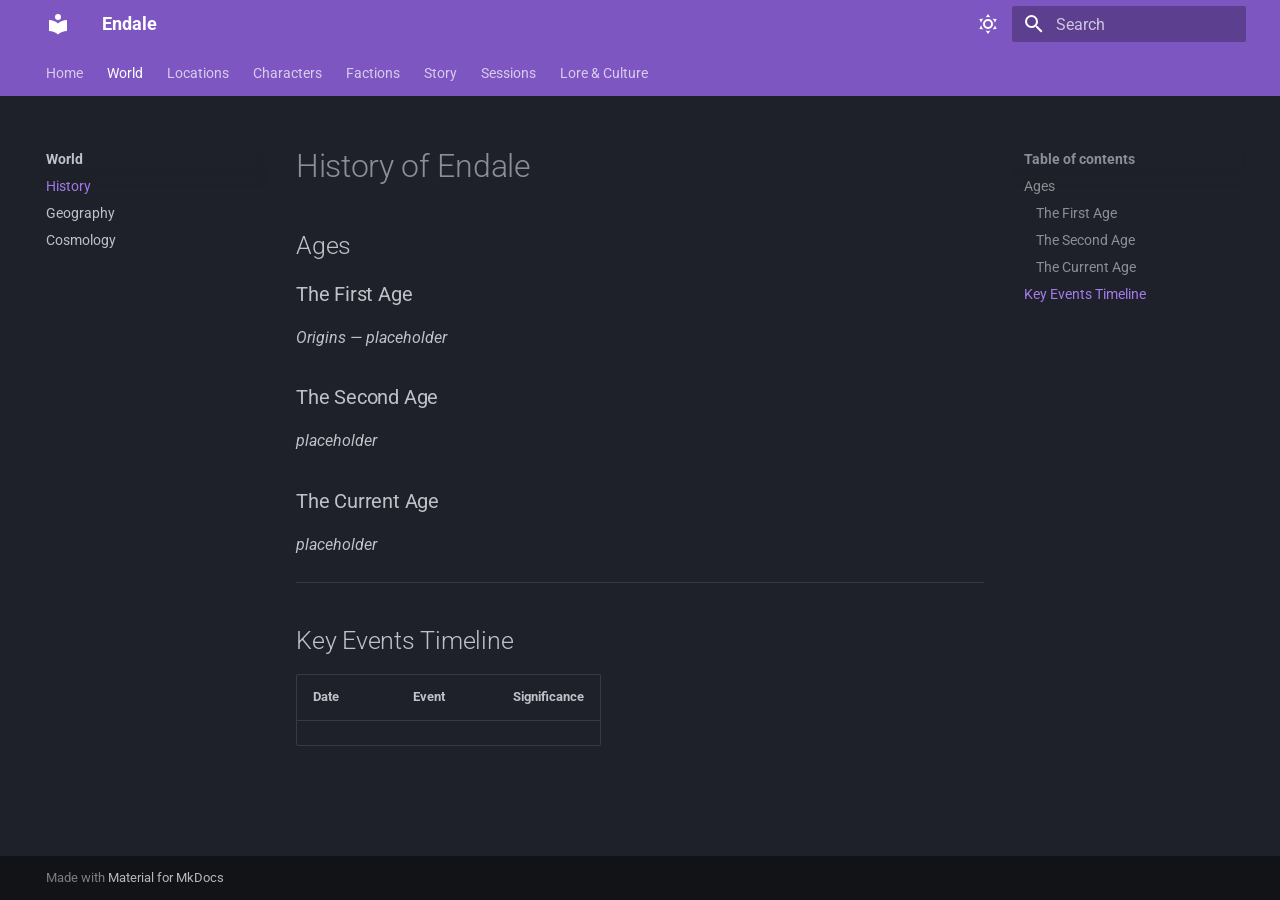
<file: world/history/index.html>
<!doctype html>
<html lang="en" class="no-js">
  <head>
    
      <meta charset="utf-8">
      <meta name="viewport" content="width=device-width,initial-scale=1">
      
        <meta name="description" content="The world of Endale — campaign wiki for Daggerheart">
      
      
      
      
        <link rel="prev" href="../">
      
      
        <link rel="next" href="../geography/">
      
      
        
      
      
      <link rel="icon" href="../../assets/images/favicon.png">
      <meta name="generator" content="mkdocs-1.6.1, mkdocs-material-9.7.6">
    
    
      
        <title>History - Endale</title>
      
    
    
      <link rel="stylesheet" href="../../assets/stylesheets/main.484c7ddc.min.css">
      
        
        <link rel="stylesheet" href="../../assets/stylesheets/palette.ab4e12ef.min.css">
      
      


    
    
      
    
    
      
        
        
        <link rel="preconnect" href="https://fonts.gstatic.com" crossorigin>
        <link rel="stylesheet" href="https://fonts.googleapis.com/css?family=Roboto:300,300i,400,400i,700,700i%7CRoboto+Mono:400,400i,700,700i&display=fallback">
        <style>:root{--md-text-font:"Roboto";--md-code-font:"Roboto Mono"}</style>
      
    
    
    <script>__md_scope=new URL("../..",location),__md_hash=e=>[...e].reduce(((e,_)=>(e<<5)-e+_.charCodeAt(0)),0),__md_get=(e,_=localStorage,t=__md_scope)=>JSON.parse(_.getItem(t.pathname+"."+e)),__md_set=(e,_,t=localStorage,a=__md_scope)=>{try{t.setItem(a.pathname+"."+e,JSON.stringify(_))}catch(e){}}</script>
    
      

    
    
  </head>
  
  
    
    
      
    
    
    
    
    <body dir="ltr" data-md-color-scheme="slate" data-md-color-primary="deep-purple" data-md-color-accent="amber">
  
    
    <input class="md-toggle" data-md-toggle="drawer" type="checkbox" id="__drawer" autocomplete="off">
    <input class="md-toggle" data-md-toggle="search" type="checkbox" id="__search" autocomplete="off">
    <label class="md-overlay" for="__drawer"></label>
    <div data-md-component="skip">
      
        
        <a href="#history-of-endale" class="md-skip">
          Skip to content
        </a>
      
    </div>
    <div data-md-component="announce">
      
    </div>
    
    
      

<header class="md-header" data-md-component="header">
  <nav class="md-header__inner md-grid" aria-label="Header">
    <a href="../.." title="Endale" class="md-header__button md-logo" aria-label="Endale" data-md-component="logo">
      
  
  <svg xmlns="http://www.w3.org/2000/svg" viewBox="0 0 24 24"><path d="M12 8a3 3 0 0 0 3-3 3 3 0 0 0-3-3 3 3 0 0 0-3 3 3 3 0 0 0 3 3m0 3.54C9.64 9.35 6.5 8 3 8v11c3.5 0 6.64 1.35 9 3.54 2.36-2.19 5.5-3.54 9-3.54V8c-3.5 0-6.64 1.35-9 3.54"/></svg>

    </a>
    <label class="md-header__button md-icon" for="__drawer">
      
      <svg xmlns="http://www.w3.org/2000/svg" viewBox="0 0 24 24"><path d="M3 6h18v2H3zm0 5h18v2H3zm0 5h18v2H3z"/></svg>
    </label>
    <div class="md-header__title" data-md-component="header-title">
      <div class="md-header__ellipsis">
        <div class="md-header__topic">
          <span class="md-ellipsis">
            Endale
          </span>
        </div>
        <div class="md-header__topic" data-md-component="header-topic">
          <span class="md-ellipsis">
            
              History
            
          </span>
        </div>
      </div>
    </div>
    
      
        <form class="md-header__option" data-md-component="palette">
  
    
    
    
    <input class="md-option" data-md-color-media="" data-md-color-scheme="slate" data-md-color-primary="deep-purple" data-md-color-accent="amber"  aria-label="Switch to light mode"  type="radio" name="__palette" id="__palette_0">
    
      <label class="md-header__button md-icon" title="Switch to light mode" for="__palette_1" hidden>
        <svg xmlns="http://www.w3.org/2000/svg" viewBox="0 0 24 24"><path d="M12 7a5 5 0 0 1 5 5 5 5 0 0 1-5 5 5 5 0 0 1-5-5 5 5 0 0 1 5-5m0 2a3 3 0 0 0-3 3 3 3 0 0 0 3 3 3 3 0 0 0 3-3 3 3 0 0 0-3-3m0-7 2.39 3.42C13.65 5.15 12.84 5 12 5s-1.65.15-2.39.42zM3.34 7l4.16-.35A7.2 7.2 0 0 0 5.94 8.5c-.44.74-.69 1.5-.83 2.29zm.02 10 1.76-3.77a7.131 7.131 0 0 0 2.38 4.14zM20.65 7l-1.77 3.79a7.02 7.02 0 0 0-2.38-4.15zm-.01 10-4.14.36c.59-.51 1.12-1.14 1.54-1.86.42-.73.69-1.5.83-2.29zM12 22l-2.41-3.44c.74.27 1.55.44 2.41.44.82 0 1.63-.17 2.37-.44z"/></svg>
      </label>
    
  
    
    
    
    <input class="md-option" data-md-color-media="" data-md-color-scheme="default" data-md-color-primary="deep-purple" data-md-color-accent="amber"  aria-label="Switch to dark mode"  type="radio" name="__palette" id="__palette_1">
    
      <label class="md-header__button md-icon" title="Switch to dark mode" for="__palette_0" hidden>
        <svg xmlns="http://www.w3.org/2000/svg" viewBox="0 0 24 24"><path d="m17.75 4.09-2.53 1.94.91 3.06-2.63-1.81-2.63 1.81.91-3.06-2.53-1.94L12.44 4l1.06-3 1.06 3zm3.5 6.91-1.64 1.25.59 1.98-1.7-1.17-1.7 1.17.59-1.98L15.75 11l2.06-.05L18.5 9l.69 1.95zm-2.28 4.95c.83-.08 1.72 1.1 1.19 1.85-.32.45-.66.87-1.08 1.27C15.17 23 8.84 23 4.94 19.07c-3.91-3.9-3.91-10.24 0-14.14.4-.4.82-.76 1.27-1.08.75-.53 1.93.36 1.85 1.19-.27 2.86.69 5.83 2.89 8.02a9.96 9.96 0 0 0 8.02 2.89m-1.64 2.02a12.08 12.08 0 0 1-7.8-3.47c-2.17-2.19-3.33-5-3.49-7.82-2.81 3.14-2.7 7.96.31 10.98 3.02 3.01 7.84 3.12 10.98.31"/></svg>
      </label>
    
  
</form>
      
    
    
      <script>var palette=__md_get("__palette");if(palette&&palette.color){if("(prefers-color-scheme)"===palette.color.media){var media=matchMedia("(prefers-color-scheme: light)"),input=document.querySelector(media.matches?"[data-md-color-media='(prefers-color-scheme: light)']":"[data-md-color-media='(prefers-color-scheme: dark)']");palette.color.media=input.getAttribute("data-md-color-media"),palette.color.scheme=input.getAttribute("data-md-color-scheme"),palette.color.primary=input.getAttribute("data-md-color-primary"),palette.color.accent=input.getAttribute("data-md-color-accent")}for(var[key,value]of Object.entries(palette.color))document.body.setAttribute("data-md-color-"+key,value)}</script>
    
    
    
      
      
        <label class="md-header__button md-icon" for="__search">
          
          <svg xmlns="http://www.w3.org/2000/svg" viewBox="0 0 24 24"><path d="M9.5 3A6.5 6.5 0 0 1 16 9.5c0 1.61-.59 3.09-1.56 4.23l.27.27h.79l5 5-1.5 1.5-5-5v-.79l-.27-.27A6.52 6.52 0 0 1 9.5 16 6.5 6.5 0 0 1 3 9.5 6.5 6.5 0 0 1 9.5 3m0 2C7 5 5 7 5 9.5S7 14 9.5 14 14 12 14 9.5 12 5 9.5 5"/></svg>
        </label>
        <div class="md-search" data-md-component="search" role="dialog">
  <label class="md-search__overlay" for="__search"></label>
  <div class="md-search__inner" role="search">
    <form class="md-search__form" name="search">
      <input type="text" class="md-search__input" name="query" aria-label="Search" placeholder="Search" autocapitalize="off" autocorrect="off" autocomplete="off" spellcheck="false" data-md-component="search-query" required>
      <label class="md-search__icon md-icon" for="__search">
        
        <svg xmlns="http://www.w3.org/2000/svg" viewBox="0 0 24 24"><path d="M9.5 3A6.5 6.5 0 0 1 16 9.5c0 1.61-.59 3.09-1.56 4.23l.27.27h.79l5 5-1.5 1.5-5-5v-.79l-.27-.27A6.52 6.52 0 0 1 9.5 16 6.5 6.5 0 0 1 3 9.5 6.5 6.5 0 0 1 9.5 3m0 2C7 5 5 7 5 9.5S7 14 9.5 14 14 12 14 9.5 12 5 9.5 5"/></svg>
        
        <svg xmlns="http://www.w3.org/2000/svg" viewBox="0 0 24 24"><path d="M20 11v2H8l5.5 5.5-1.42 1.42L4.16 12l7.92-7.92L13.5 5.5 8 11z"/></svg>
      </label>
      <nav class="md-search__options" aria-label="Search">
        
        <button type="reset" class="md-search__icon md-icon" title="Clear" aria-label="Clear" tabindex="-1">
          
          <svg xmlns="http://www.w3.org/2000/svg" viewBox="0 0 24 24"><path d="M19 6.41 17.59 5 12 10.59 6.41 5 5 6.41 10.59 12 5 17.59 6.41 19 12 13.41 17.59 19 19 17.59 13.41 12z"/></svg>
        </button>
      </nav>
      
        <div class="md-search__suggest" data-md-component="search-suggest"></div>
      
    </form>
    <div class="md-search__output">
      <div class="md-search__scrollwrap" tabindex="0" data-md-scrollfix>
        <div class="md-search-result" data-md-component="search-result">
          <div class="md-search-result__meta">
            Initializing search
          </div>
          <ol class="md-search-result__list" role="presentation"></ol>
        </div>
      </div>
    </div>
  </div>
</div>
      
    
    
  </nav>
  
</header>
    
    <div class="md-container" data-md-component="container">
      
      
        
          
            
<nav class="md-tabs" aria-label="Tabs" data-md-component="tabs">
  <div class="md-grid">
    <ul class="md-tabs__list">
      
        
  
  
  
  
    <li class="md-tabs__item">
      <a href="../.." class="md-tabs__link">
        
  
  
    
  
  Home

      </a>
    </li>
  

      
        
  
  
  
    
  
  
    
    
      <li class="md-tabs__item md-tabs__item--active">
        <a href="../" class="md-tabs__link">
          
  
  
    
  
  World

        </a>
      </li>
    
  

      
        
  
  
  
  
    
    
      <li class="md-tabs__item">
        <a href="../../locations/" class="md-tabs__link">
          
  
  
    
  
  Locations

        </a>
      </li>
    
  

      
        
  
  
  
  
    
    
      <li class="md-tabs__item">
        <a href="../../characters/" class="md-tabs__link">
          
  
  
    
  
  Characters

        </a>
      </li>
    
  

      
        
  
  
  
  
    
    
      <li class="md-tabs__item">
        <a href="../../factions/" class="md-tabs__link">
          
  
  
    
  
  Factions

        </a>
      </li>
    
  

      
        
  
  
  
  
    
    
      <li class="md-tabs__item">
        <a href="../../story/" class="md-tabs__link">
          
  
  
    
  
  Story

        </a>
      </li>
    
  

      
        
  
  
  
  
    
    
      <li class="md-tabs__item">
        <a href="../../sessions/" class="md-tabs__link">
          
  
  
    
  
  Sessions

        </a>
      </li>
    
  

      
        
  
  
  
  
    
    
      <li class="md-tabs__item">
        <a href="../../lore/" class="md-tabs__link">
          
  
  
    
  
  Lore & Culture

        </a>
      </li>
    
  

      
    </ul>
  </div>
</nav>
          
        
      
      <main class="md-main" data-md-component="main">
        <div class="md-main__inner md-grid">
          
            
              
              <div class="md-sidebar md-sidebar--primary" data-md-component="sidebar" data-md-type="navigation" >
                <div class="md-sidebar__scrollwrap">
                  <div class="md-sidebar__inner">
                    


  


<nav class="md-nav md-nav--primary md-nav--lifted" aria-label="Navigation" data-md-level="0">
  <label class="md-nav__title" for="__drawer">
    <a href="../.." title="Endale" class="md-nav__button md-logo" aria-label="Endale" data-md-component="logo">
      
  
  <svg xmlns="http://www.w3.org/2000/svg" viewBox="0 0 24 24"><path d="M12 8a3 3 0 0 0 3-3 3 3 0 0 0-3-3 3 3 0 0 0-3 3 3 3 0 0 0 3 3m0 3.54C9.64 9.35 6.5 8 3 8v11c3.5 0 6.64 1.35 9 3.54 2.36-2.19 5.5-3.54 9-3.54V8c-3.5 0-6.64 1.35-9 3.54"/></svg>

    </a>
    Endale
  </label>
  
  <ul class="md-nav__list" data-md-scrollfix>
    
      
      
  
  
  
  
    <li class="md-nav__item">
      <a href="../.." class="md-nav__link">
        
  
  
  <span class="md-ellipsis">
    
  
    Home
  

    
  </span>
  
  

      </a>
    </li>
  

    
      
      
  
  
    
  
  
  
    
    
      
        
          
        
      
        
      
        
      
        
      
    
    
    
      
        
        
      
      
        
      
    
    
    <li class="md-nav__item md-nav__item--active md-nav__item--section md-nav__item--nested">
      
        
        
        <input class="md-nav__toggle md-toggle " type="checkbox" id="__nav_2" checked>
        
          
          <div class="md-nav__link md-nav__container">
            <a href="../" class="md-nav__link ">
              
  
  
  <span class="md-ellipsis">
    
  
    World
  

    
  </span>
  
  

            </a>
            
              
              <label class="md-nav__link " for="__nav_2" id="__nav_2_label" tabindex="">
                <span class="md-nav__icon md-icon"></span>
              </label>
            
          </div>
        
        <nav class="md-nav" data-md-level="1" aria-labelledby="__nav_2_label" aria-expanded="true">
          <label class="md-nav__title" for="__nav_2">
            <span class="md-nav__icon md-icon"></span>
            
  
    World
  

          </label>
          <ul class="md-nav__list" data-md-scrollfix>
            
              
            
              
                
  
  
    
  
  
  
    <li class="md-nav__item md-nav__item--active">
      
      <input class="md-nav__toggle md-toggle" type="checkbox" id="__toc">
      
      
        
      
      
        <label class="md-nav__link md-nav__link--active" for="__toc">
          
  
  
  <span class="md-ellipsis">
    
  
    History
  

    
  </span>
  
  

          <span class="md-nav__icon md-icon"></span>
        </label>
      
      <a href="./" class="md-nav__link md-nav__link--active">
        
  
  
  <span class="md-ellipsis">
    
  
    History
  

    
  </span>
  
  

      </a>
      
        

<nav class="md-nav md-nav--secondary" aria-label="Table of contents">
  
  
  
    
  
  
    <label class="md-nav__title" for="__toc">
      <span class="md-nav__icon md-icon"></span>
      Table of contents
    </label>
    <ul class="md-nav__list" data-md-component="toc" data-md-scrollfix>
      
        <li class="md-nav__item">
  <a href="#ages" class="md-nav__link">
    <span class="md-ellipsis">
      
        Ages
      
    </span>
  </a>
  
    <nav class="md-nav" aria-label="Ages">
      <ul class="md-nav__list">
        
          <li class="md-nav__item">
  <a href="#the-first-age" class="md-nav__link">
    <span class="md-ellipsis">
      
        The First Age
      
    </span>
  </a>
  
</li>
        
          <li class="md-nav__item">
  <a href="#the-second-age" class="md-nav__link">
    <span class="md-ellipsis">
      
        The Second Age
      
    </span>
  </a>
  
</li>
        
          <li class="md-nav__item">
  <a href="#the-current-age" class="md-nav__link">
    <span class="md-ellipsis">
      
        The Current Age
      
    </span>
  </a>
  
</li>
        
      </ul>
    </nav>
  
</li>
      
        <li class="md-nav__item">
  <a href="#key-events-timeline" class="md-nav__link">
    <span class="md-ellipsis">
      
        Key Events Timeline
      
    </span>
  </a>
  
</li>
      
    </ul>
  
</nav>
      
    </li>
  

              
            
              
                
  
  
  
  
    <li class="md-nav__item">
      <a href="../geography/" class="md-nav__link">
        
  
  
  <span class="md-ellipsis">
    
  
    Geography
  

    
  </span>
  
  

      </a>
    </li>
  

              
            
              
                
  
  
  
  
    <li class="md-nav__item">
      <a href="../cosmology/" class="md-nav__link">
        
  
  
  <span class="md-ellipsis">
    
  
    Cosmology
  

    
  </span>
  
  

      </a>
    </li>
  

              
            
          </ul>
        </nav>
      
    </li>
  

    
      
      
  
  
  
  
    
    
      
        
          
        
      
    
    
    
      
      
        
      
    
    
    <li class="md-nav__item md-nav__item--nested">
      
        
        
        <input class="md-nav__toggle md-toggle " type="checkbox" id="__nav_3" >
        
          
          <div class="md-nav__link md-nav__container">
            <a href="../../locations/" class="md-nav__link ">
              
  
  
  <span class="md-ellipsis">
    
  
    Locations
  

    
  </span>
  
  

            </a>
            
          </div>
        
        <nav class="md-nav" data-md-level="1" aria-labelledby="__nav_3_label" aria-expanded="false">
          <label class="md-nav__title" for="__nav_3">
            <span class="md-nav__icon md-icon"></span>
            
  
    Locations
  

          </label>
          <ul class="md-nav__list" data-md-scrollfix>
            
              
            
          </ul>
        </nav>
      
    </li>
  

    
      
      
  
  
  
  
    
    
      
        
          
        
      
        
      
    
    
    
      
      
        
      
    
    
    <li class="md-nav__item md-nav__item--nested">
      
        
        
        <input class="md-nav__toggle md-toggle " type="checkbox" id="__nav_4" >
        
          
          <div class="md-nav__link md-nav__container">
            <a href="../../characters/" class="md-nav__link ">
              
  
  
  <span class="md-ellipsis">
    
  
    Characters
  

    
  </span>
  
  

            </a>
            
              
              <label class="md-nav__link " for="__nav_4" id="__nav_4_label" tabindex="0">
                <span class="md-nav__icon md-icon"></span>
              </label>
            
          </div>
        
        <nav class="md-nav" data-md-level="1" aria-labelledby="__nav_4_label" aria-expanded="false">
          <label class="md-nav__title" for="__nav_4">
            <span class="md-nav__icon md-icon"></span>
            
  
    Characters
  

          </label>
          <ul class="md-nav__list" data-md-scrollfix>
            
              
            
              
                
  
  
  
  
    <li class="md-nav__item">
      <a href="../../characters/pcs/" class="md-nav__link">
        
  
  
  <span class="md-ellipsis">
    
  
    Player Characters
  

    
  </span>
  
  

      </a>
    </li>
  

              
            
          </ul>
        </nav>
      
    </li>
  

    
      
      
  
  
  
  
    
    
      
        
          
        
      
    
    
    
      
      
        
      
    
    
    <li class="md-nav__item md-nav__item--nested">
      
        
        
        <input class="md-nav__toggle md-toggle " type="checkbox" id="__nav_5" >
        
          
          <div class="md-nav__link md-nav__container">
            <a href="../../factions/" class="md-nav__link ">
              
  
  
  <span class="md-ellipsis">
    
  
    Factions
  

    
  </span>
  
  

            </a>
            
          </div>
        
        <nav class="md-nav" data-md-level="1" aria-labelledby="__nav_5_label" aria-expanded="false">
          <label class="md-nav__title" for="__nav_5">
            <span class="md-nav__icon md-icon"></span>
            
  
    Factions
  

          </label>
          <ul class="md-nav__list" data-md-scrollfix>
            
              
            
          </ul>
        </nav>
      
    </li>
  

    
      
      
  
  
  
  
    
    
      
        
          
        
      
        
      
        
      
    
    
    
      
      
        
      
    
    
    <li class="md-nav__item md-nav__item--nested">
      
        
        
        <input class="md-nav__toggle md-toggle " type="checkbox" id="__nav_6" >
        
          
          <div class="md-nav__link md-nav__container">
            <a href="../../story/" class="md-nav__link ">
              
  
  
  <span class="md-ellipsis">
    
  
    Story
  

    
  </span>
  
  

            </a>
            
              
              <label class="md-nav__link " for="__nav_6" id="__nav_6_label" tabindex="0">
                <span class="md-nav__icon md-icon"></span>
              </label>
            
          </div>
        
        <nav class="md-nav" data-md-level="1" aria-labelledby="__nav_6_label" aria-expanded="false">
          <label class="md-nav__title" for="__nav_6">
            <span class="md-nav__icon md-icon"></span>
            
  
    Story
  

          </label>
          <ul class="md-nav__list" data-md-scrollfix>
            
              
            
              
                
  
  
  
  
    <li class="md-nav__item">
      <a href="../../story/threads/" class="md-nav__link">
        
  
  
  <span class="md-ellipsis">
    
  
    Active Threads
  

    
  </span>
  
  

      </a>
    </li>
  

              
            
              
                
  
  
  
  
    <li class="md-nav__item">
      <a href="../../story/arcs/" class="md-nav__link">
        
  
  
  <span class="md-ellipsis">
    
  
    Arcs
  

    
  </span>
  
  

      </a>
    </li>
  

              
            
          </ul>
        </nav>
      
    </li>
  

    
      
      
  
  
  
  
    
    
      
        
          
        
      
    
    
    
      
      
        
      
    
    
    <li class="md-nav__item md-nav__item--nested">
      
        
        
        <input class="md-nav__toggle md-toggle " type="checkbox" id="__nav_7" >
        
          
          <div class="md-nav__link md-nav__container">
            <a href="../../sessions/" class="md-nav__link ">
              
  
  
  <span class="md-ellipsis">
    
  
    Sessions
  

    
  </span>
  
  

            </a>
            
          </div>
        
        <nav class="md-nav" data-md-level="1" aria-labelledby="__nav_7_label" aria-expanded="false">
          <label class="md-nav__title" for="__nav_7">
            <span class="md-nav__icon md-icon"></span>
            
  
    Sessions
  

          </label>
          <ul class="md-nav__list" data-md-scrollfix>
            
              
            
          </ul>
        </nav>
      
    </li>
  

    
      
      
  
  
  
  
    
    
      
        
          
        
      
    
    
    
      
      
        
      
    
    
    <li class="md-nav__item md-nav__item--nested">
      
        
        
        <input class="md-nav__toggle md-toggle " type="checkbox" id="__nav_8" >
        
          
          <div class="md-nav__link md-nav__container">
            <a href="../../lore/" class="md-nav__link ">
              
  
  
  <span class="md-ellipsis">
    
  
    Lore & Culture
  

    
  </span>
  
  

            </a>
            
          </div>
        
        <nav class="md-nav" data-md-level="1" aria-labelledby="__nav_8_label" aria-expanded="false">
          <label class="md-nav__title" for="__nav_8">
            <span class="md-nav__icon md-icon"></span>
            
  
    Lore & Culture
  

          </label>
          <ul class="md-nav__list" data-md-scrollfix>
            
              
            
          </ul>
        </nav>
      
    </li>
  

    
  </ul>
</nav>
                  </div>
                </div>
              </div>
            
            
              
              <div class="md-sidebar md-sidebar--secondary" data-md-component="sidebar" data-md-type="toc" >
                <div class="md-sidebar__scrollwrap">
                  <div class="md-sidebar__inner">
                    

<nav class="md-nav md-nav--secondary" aria-label="Table of contents">
  
  
  
    
  
  
    <label class="md-nav__title" for="__toc">
      <span class="md-nav__icon md-icon"></span>
      Table of contents
    </label>
    <ul class="md-nav__list" data-md-component="toc" data-md-scrollfix>
      
        <li class="md-nav__item">
  <a href="#ages" class="md-nav__link">
    <span class="md-ellipsis">
      
        Ages
      
    </span>
  </a>
  
    <nav class="md-nav" aria-label="Ages">
      <ul class="md-nav__list">
        
          <li class="md-nav__item">
  <a href="#the-first-age" class="md-nav__link">
    <span class="md-ellipsis">
      
        The First Age
      
    </span>
  </a>
  
</li>
        
          <li class="md-nav__item">
  <a href="#the-second-age" class="md-nav__link">
    <span class="md-ellipsis">
      
        The Second Age
      
    </span>
  </a>
  
</li>
        
          <li class="md-nav__item">
  <a href="#the-current-age" class="md-nav__link">
    <span class="md-ellipsis">
      
        The Current Age
      
    </span>
  </a>
  
</li>
        
      </ul>
    </nav>
  
</li>
      
        <li class="md-nav__item">
  <a href="#key-events-timeline" class="md-nav__link">
    <span class="md-ellipsis">
      
        Key Events Timeline
      
    </span>
  </a>
  
</li>
      
    </ul>
  
</nav>
                  </div>
                </div>
              </div>
            
          
          
            <div class="md-content" data-md-component="content">
              
              <article class="md-content__inner md-typeset">
                
                  



<h1 id="history-of-endale">History of Endale<a class="headerlink" href="#history-of-endale" title="Permanent link">&para;</a></h1>
<h2 id="ages">Ages<a class="headerlink" href="#ages" title="Permanent link">&para;</a></h2>
<h3 id="the-first-age">The First Age<a class="headerlink" href="#the-first-age" title="Permanent link">&para;</a></h3>
<p><em>Origins — placeholder</em></p>
<h3 id="the-second-age">The Second Age<a class="headerlink" href="#the-second-age" title="Permanent link">&para;</a></h3>
<p><em>placeholder</em></p>
<h3 id="the-current-age">The Current Age<a class="headerlink" href="#the-current-age" title="Permanent link">&para;</a></h3>
<p><em>placeholder</em></p>
<hr />
<h2 id="key-events-timeline">Key Events Timeline<a class="headerlink" href="#key-events-timeline" title="Permanent link">&para;</a></h2>
<table>
<thead>
<tr>
<th>Date</th>
<th>Event</th>
<th>Significance</th>
</tr>
</thead>
<tbody>
<tr>
<td></td>
<td></td>
<td></td>
</tr>
</tbody>
</table>












                
              </article>
            </div>
          
          
  <script>var tabs=__md_get("__tabs");if(Array.isArray(tabs))e:for(var set of document.querySelectorAll(".tabbed-set")){var labels=set.querySelector(".tabbed-labels");for(var tab of tabs)for(var label of labels.getElementsByTagName("label"))if(label.innerText.trim()===tab){var input=document.getElementById(label.htmlFor);input.checked=!0;continue e}}</script>

<script>var target=document.getElementById(location.hash.slice(1));target&&target.name&&(target.checked=target.name.startsWith("__tabbed_"))</script>
        </div>
        
          <button type="button" class="md-top md-icon" data-md-component="top" hidden>
  
  <svg xmlns="http://www.w3.org/2000/svg" viewBox="0 0 24 24"><path d="M13 20h-2V8l-5.5 5.5-1.42-1.42L12 4.16l7.92 7.92-1.42 1.42L13 8z"/></svg>
  Back to top
</button>
        
      </main>
      
        <footer class="md-footer">
  
  <div class="md-footer-meta md-typeset">
    <div class="md-footer-meta__inner md-grid">
      <div class="md-copyright">
  
  
    Made with
    <a href="https://squidfunk.github.io/mkdocs-material/" target="_blank" rel="noopener">
      Material for MkDocs
    </a>
  
</div>
      
    </div>
  </div>
</footer>
      
    </div>
    <div class="md-dialog" data-md-component="dialog">
      <div class="md-dialog__inner md-typeset"></div>
    </div>
    
    
    
      
      
      <script id="__config" type="application/json">{"annotate": null, "base": "../..", "features": ["navigation.tabs", "navigation.sections", "navigation.indexes", "navigation.top", "search.suggest", "search.highlight", "content.tabs.link"], "search": "../../assets/javascripts/workers/search.2c215733.min.js", "tags": null, "translations": {"clipboard.copied": "Copied to clipboard", "clipboard.copy": "Copy to clipboard", "search.result.more.one": "1 more on this page", "search.result.more.other": "# more on this page", "search.result.none": "No matching documents", "search.result.one": "1 matching document", "search.result.other": "# matching documents", "search.result.placeholder": "Type to start searching", "search.result.term.missing": "Missing", "select.version": "Select version"}, "version": null}</script>
    
    
      <script src="../../assets/javascripts/bundle.79ae519e.min.js"></script>
      
    
  </body>
</html>
</file>
<file: css/main.css>
/* ═══════════════════════════════════════════════
   ENDALE — Layout & Navigation
   ═══════════════════════════════════════════════ */

*, *::before, *::after { box-sizing: border-box; margin: 0; padding: 0; }

:root {
  --sidebar-w: 220px;

  /* Sidebar */
  --bg-sidebar:         #363636;
  --border-nav:         #474747;
  --text-nav:           #a89880;
  --text-nav-active:    #f0ebe3;
  --text-nav-hover:     #d4c8b8;
  --accent:             #7c5c3a;
  --accent-bright:      #c8924a;

  /* Site brand */
  --text-site-title:    #f0ebe3;
  --text-tagline:       #555;
  --text-am-label:      #565656;
  --text-am-link:       #7a6040;
  --text-stub:          #565656;

  /* Content area */
  --bg-content:         #f0ebe3;
  --border-content:     #d6cfc4;
  --text-page-title:    #1a1a1a;
  --text-page-subtitle: #999;

  /* Card surfaces */
  --bg-card:            #faf7f2;
  --border-card:        #d6cfc4;
  --border-card-inner:  #ede8e0;
  --text-primary:       #1a1a1a;
  --text-field:         #2c2420;
  --text-body:          #555;
  --text-secondary:     #888;
  --text-label:         #aaa;
  --bg-gm-note:         #eae5dc;
  --border-accent:      #c4b9aa;
  --bg-input:           #f5f1ea;

  /* Board */
  --bg-board:           #6b6560;
  --bg-toolbar:         #e8e2d9;
}

html, body {
  height: 100%;
  font-family: Georgia, serif;
  background: var(--bg-sidebar);
  color: var(--text-primary);
}

/* ── Shell ── */
#shell {
  display: flex;
  height: 100vh;
  overflow: hidden;
}

/* ── Sidebar ── */
#sidebar {
  width: var(--sidebar-w);
  flex-shrink: 0;
  background: var(--bg-sidebar);
  border-right: 1px solid var(--border-nav);
  display: flex;
  flex-direction: column;
  overflow: hidden;
}

.site-brand {
  padding: 20px 18px 14px;
  border-bottom: 1px solid var(--border-nav);
  flex-shrink: 0;
}
.site-title {
  font-size: 18px;
  font-weight: bold;
  letter-spacing: 0.06em;
  color: var(--text-site-title);
  text-transform: uppercase;
}
.site-tagline {
  font-size: 10px;
  letter-spacing: 0.12em;
  text-transform: uppercase;
  color: var(--text-tagline);
  margin-top: 3px;
}

#nav-tree {
  flex: 1;
  overflow-y: auto;
  padding: 10px 0;
}
#nav-tree::-webkit-scrollbar { width: 4px; }
#nav-tree::-webkit-scrollbar-track { background: transparent; }
#nav-tree::-webkit-scrollbar-thumb { background: #555; border-radius: 2px; }

/* Nav sections */
.nav-section { margin-bottom: 2px; }

.nav-section-header {
  display: flex;
  align-items: center;
  justify-content: space-between;
  padding: 7px 18px;
  font-size: 10px;
  letter-spacing: 0.14em;
  text-transform: uppercase;
  color: var(--text-tagline);
  cursor: default;
  user-select: none;
}
.nav-section-header.has-children {
  cursor: pointer;
  color: var(--text-nav);
}
.nav-section-header.has-children:hover { color: var(--text-nav-hover); }

.nav-arrow {
  font-size: 8px;
  transition: transform 0.15s ease;
  color: #666;
}
.nav-section.open .nav-arrow { transform: rotate(90deg); }

.nav-children {
  display: none;
  padding-bottom: 4px;
}
.nav-section.open .nav-children { display: block; }

.nav-item {
  display: block;
  padding: 6px 18px 6px 28px;
  font-size: 12px;
  color: var(--text-nav);
  cursor: pointer;
  border-left: 2px solid transparent;
  text-decoration: none;
  transition: color 0.1s, border-color 0.1s;
  white-space: nowrap;
  overflow: hidden;
  text-overflow: ellipsis;
}
.nav-item:hover { color: var(--text-nav-hover); }
.nav-item.active {
  color: var(--text-nav-active);
  border-left-color: var(--accent-bright);
  background: rgba(255,255,255,0.03);
}

/* Placeholder / coming-soon items */
.nav-item.stub {
  color: var(--text-stub);
  cursor: default;
  font-style: italic;
}
.nav-item.stub:hover { color: var(--text-stub); }

/* ── Content area ── */
#content {
  flex: 1;
  background: var(--bg-content);
  overflow-y: auto;
  display: flex;
  flex-direction: column;
}

#page-header {
  padding: 28px 32px 12px;
  border-bottom: 1px solid var(--border-content);
  flex-shrink: 0;
}
#page-title {
  font-size: 22px;
  font-weight: bold;
  letter-spacing: 0.02em;
  color: var(--text-page-title);
}
#page-subtitle {
  font-size: 12px;
  color: var(--text-page-subtitle);
  margin-top: 4px;
  letter-spacing: 0.04em;
}

#page-body {
  padding: 24px 32px 40px;
  flex: 1;
}

/* Empty/stub page */
.stub-message {
  margin-top: 60px;
  text-align: center;
  color: var(--text-label);
  font-size: 13px;
  letter-spacing: 0.06em;
  font-style: italic;
}


/* ═══════════════════════════════════════════════
   Nav section header — updated layout for drag
   ═══════════════════════════════════════════════ */

/* Override justify-content; label gets flex:1 */
.nav-section-header {
  justify-content: flex-start;
  gap: 3px;
  padding: 7px 10px 7px 4px;
}
.nav-section-label {
  flex: 1;
  min-width: 0;
  font-size: 10px;
  letter-spacing: 0.14em;
  text-transform: uppercase;
}

/* ── Drag handle ── */
.nav-drag-handle {
  flex-shrink: 0;
  width: 20px;
  text-align: center;
  font-size: 13px;
  color: #555;
  cursor: grab;
  opacity: 0;
  transition: opacity 0.12s;
  user-select: none;
  line-height: 1;
}
.nav-section-header:hover .nav-drag-handle { opacity: 1; }
.nav-drag-handle:active { cursor: grabbing; }

/* Section states during drag-reorder */
.nav-section.dragging-section { opacity: 0.25; }
.nav-section-ghost {
  background: var(--bg-sidebar);
  border: 1px solid #555;
  border-radius: 3px;
}
.nav-section-placeholder {
  border: 1px dashed #555;
  border-radius: 3px;
  margin: 2px 0;
  background: rgba(200,146,74,0.05);
}

/* ── Nav item — flex layout for delete btn ── */
.nav-item {
  display: flex;
  align-items: center;
  white-space: nowrap;
}
.nav-item-label {
  flex: 1;
  overflow: hidden;
  text-overflow: ellipsis;
  white-space: nowrap;
  font-size: 12px;
  color: inherit;
}

/* ── Delete buttons (hidden until edit mode) ── */
.nav-delete-btn {
  display: none;
  flex-shrink: 0;
  width: 16px;
  height: 16px;
  border-radius: 50%;
  border: 1px solid transparent;
  background: transparent;
  color: #886060;
  font-size: 9px;
  line-height: 1;
  cursor: pointer;
  align-items: center;
  justify-content: center;
  padding: 0;
  margin-left: 4px;
  transition: background 0.1s, color 0.1s, border-color 0.1s;
}
.nav-delete-btn:hover {
  background: #3a1010;
  border-color: #7a2020;
  color: #f0a0a0;
}
#nav-tree.delete-mode .nav-delete-btn { display: flex; }

/* Section-level delete — slightly larger target, clearly labelled */
.nav-section-header .nav-delete-btn {
  width: 18px;
  height: 18px;
  font-size: 10px;
  color: #a06060;
}

/* ── Add-page button (+ on group hover) ── */
.nav-add-page-btn {
  display: none;
  flex-shrink: 0;
  width: 16px;
  height: 16px;
  border-radius: 50%;
  border: 1px solid transparent;
  background: transparent;
  color: #608060;
  font-size: 13px;
  line-height: 1;
  cursor: pointer;
  align-items: center;
  justify-content: center;
  padding: 0;
  margin-left: 2px;
  transition: background 0.1s, color 0.1s, border-color 0.1s;
}
.nav-section-header:hover .nav-add-page-btn {
  display: flex;
}
.nav-add-page-btn:hover {
  background: #1a3a1a;
  border-color: #407040;
  color: #90d090;
}
/* Hide + button when in delete mode so the two don't compete */
#nav-tree.delete-mode .nav-add-page-btn { display: none !important; }

/* ═══════════════════════════════════════════════
   Sidebar footer — Styles / + Section / Edit
   ═══════════════════════════════════════════════ */

#sidebar-footer {
  flex-shrink: 0;
  border-top: 1px solid var(--border-nav);
  padding: 8px 12px;
  display: flex;
  align-items: center;
  gap: 6px;
}
.sidebar-footer-btn {
  font-family: Georgia, serif;
  font-size: 10px;
  letter-spacing: 0.04em;
  padding: 4px 10px;
  border-radius: 3px;
  border: 1px solid #2a2a2a;
  background: transparent;
  color: #555;
  cursor: pointer;
  transition: color 0.1s, border-color 0.1s;
}
.sidebar-footer-btn:hover { color: #999; border-color: #555; }
#nav-add-section-btn { margin-right: auto; }
#nav-edit-btn { margin-left: auto; }
#nav-edit-btn.edit-active { color: #e08080; border-color: #8a3030; }

/* ═══════════════════════════════════════════════
   Nav drop mode — sidebar expands during board drag
   ═══════════════════════════════════════════════ */

#sidebar { transition: width 0.2s ease; }
#sidebar.nav-drop-active { width: 280px; }

#nav-tree.nav-drop-mode .nav-item {
  padding-top: 10px;
  padding-bottom: 10px;
  border-radius: 2px;
  transition: background 0.1s, color 0.1s, border-color 0.1s;
}
#nav-tree.nav-drop-mode .nav-item.nav-drop-target {
  background: rgba(200,146,74,0.15);
  color: var(--accent-bright);
  border-left-color: var(--accent-bright);
}

/* ═══════════════════════════════════════════════
   Locked nav sections — Tools (core) + Reference
   ═══════════════════════════════════════════════ */

#core-nav {
  flex-shrink: 0;
  padding: 6px 0 6px;
}

/* Section separator label */
.nav-sep-label {
  flex-shrink: 0;
  padding: 8px 18px 3px;
  font-size: 9px;
  letter-spacing: 0.18em;
  text-transform: uppercase;
  color: #484848;
  border-top: 1px solid var(--border-nav);
}
.nav-sep-label-groups {
  flex: 0 0 auto; /* not stretched */
}

/* Core nav — tool items with icon */
.core-nav-item {
  display: flex;
  align-items: center;
  gap: 7px;
  padding: 6px 18px;
  font-size: 12px;
  color: var(--text-nav);
  cursor: pointer;
  border-left: 2px solid transparent;
  user-select: none;
  transition: color 0.1s, border-color 0.1s;
}
.core-nav-item:hover { color: var(--text-nav-hover); }
.core-nav-item.active {
  color: var(--text-nav-active);
  border-left-color: var(--accent-bright);
  background: rgba(255,255,255,0.03);
}
.core-nav-icon {
  font-size: 13px;
  opacity: 0.55;
  line-height: 1;
  flex-shrink: 0;
}
.core-nav-item:hover .core-nav-icon,
.core-nav-item.active .core-nav-icon { opacity: 1; }

/* Reference nav — plain text items, no icon */
#ref-nav {
  flex-shrink: 0;
  padding: 4px 0 6px;
}
.ref-nav-item {
  padding: 5px 18px 5px 20px;
  font-size: 12px;
  color: var(--text-nav);
  cursor: pointer;
  border-left: 2px solid transparent;
  transition: color 0.1s, border-color 0.1s;
  user-select: none;
}
.ref-nav-item:hover { color: var(--text-nav-hover); }
.ref-nav-item.active {
  color: var(--text-nav-active);
  border-left-color: var(--accent-bright);
  background: rgba(255,255,255,0.03);
}

/* ── Full Catalogue page ── */
.catalogue-info {
  font-size: 11px;
  color: var(--text-label);
  font-style: italic;
  margin-bottom: 18px;
  letter-spacing: 0.02em;
}

/* ── Catalogue search ── */
.catalogue-search-wrap {
  margin-bottom: 14px;
}
.catalogue-search {
  width: 100%;
  max-width: 340px;
  font-family: Georgia, serif;
  font-size: 12px;
  padding: 6px 10px;
  border: 1px solid var(--border-card);
  border-radius: 3px;
  background: var(--bg-input);
  color: var(--text-primary);
  outline: none;
  letter-spacing: 0.02em;
}
.catalogue-search:focus { border-color: var(--accent-bright); }
.catalogue-search::placeholder { color: var(--text-label); }

/* ── Delete button on card headers (catalogue only) ── */
.catalogue-card-delete {
  display: none;
  position: absolute;
  top: 6px;
  right: 8px;
  width: 18px;
  height: 18px;
  border-radius: 50%;
  border: 1px solid transparent;
  background: transparent;
  color: rgba(255,255,255,0.4);
  font-size: 13px;
  line-height: 1;
  cursor: pointer;
  align-items: center;
  justify-content: center;
  padding: 0;
  transition: background 0.1s, border-color 0.1s, color 0.1s;
}
.card-header:hover .catalogue-card-delete { display: flex; }
.catalogue-card-delete:hover {
  background: rgba(80,0,0,0.5);
  border-color: rgba(200,80,80,0.6);
  color: #f0a0a0;
}

/* ── Drag ghost that follows the cursor ── */
.catalogue-drag-ghost {
  background: var(--bg-card);
  border: 1px solid var(--accent-bright);
  border-radius: 4px;
  padding: 5px 10px;
  font-family: Georgia, serif;
  font-size: 11px;
  color: var(--text-primary);
  box-shadow: 0 4px 14px rgba(0,0,0,0.4);
  white-space: nowrap;
  transform: rotate(-2deg);
}
</file>
<file: css/cards.css>
/* ═══════════════════════════════════════════════
   ENDALE — Card System
   ═══════════════════════════════════════════════ */

.card-grid {
  display: flex;
  flex-wrap: wrap;
  gap: 1.5rem;
  align-items: flex-start;
}

/* ── Card shell ── */
.card {
  background: var(--bg-card);
  border: 1px solid var(--border-card);
  border-radius: 4px;
  overflow: hidden;
  box-shadow: 2px 2px 6px rgba(0,0,0,0.07);
  font-family: Georgia, serif;
  color: var(--text-primary);
}
.card.medium { width: 340px; }
.card.wide   { width: 700px; }

/* ── Collapsible cards ── */
.card.collapsible { cursor: pointer; transition: box-shadow 0.15s; }
.card.collapsible:hover { box-shadow: 4px 4px 14px rgba(0,0,0,0.13); }
.card.collapsible.open { box-shadow: 4px 4px 18px rgba(0,0,0,0.18); }

/* ── Header ── */
.card-header {
  padding: 10px 14px;
  display: flex;
  justify-content: space-between;
  align-items: flex-end;
  position: relative;
}
/* Expand arrow — only on collapsible cards */
.card.collapsible .card-header::after {
  content: '\25B8';
  position: absolute;
  right: 12px;
  bottom: 11px;
  font-size: 10px;
  color: rgba(255,255,255,0.3);
  transition: transform 0.18s ease;
}
.card.collapsible.open .card-header::after { transform: rotate(90deg); }

/* Header colour variants */
.h-feather { background: #364238; }
.h-apple   { background: #423c30; }
.h-hostile { background: #523838; }
.h-town    { background: #383c40; }
.h-guard   { background: #374250; }
.h-faction { background: #423252; }
.h-neutral { background: #404040; }
.h-amber   { background: #424038; }

.card-name {
  font-size: 15px;
  font-weight: bold;
  letter-spacing: 0.02em;
  color: #f0ebe3;
  padding-right: 18px;
}
.card-role {
  font-size: 10px;
  letter-spacing: 0.1em;
  text-transform: uppercase;
  color: #b8a898;
  margin-top: 2px;
}
.card-rank {
  font-size: 10px;
  color: #b8a898;
  text-align: right;
  line-height: 1.6;
  letter-spacing: 0.04em;
  flex-shrink: 0;
}

/* ── Map preview (injected by MapBuilder.attach) ── */
.map-preview-container {
  border-bottom: 1px solid var(--border-card);
  overflow: hidden;
  line-height: 0;
}
.map-preview-container:empty { display: none; }
.map-preview-container canvas { display: block; }

/* ── Picture placeholder ── */
.picture-box {
  position: relative;
  width: 100%;
  aspect-ratio: 10 / 7;
  background: var(--bg-gm-note);
  border-bottom: 1px solid var(--border-card);
  display: flex;
  align-items: center;
  justify-content: center;
  flex-direction: column;
  gap: 6px;
  overflow: hidden;
}
.picture-box svg { opacity: 0.4; }
.picture-label {
  font-size: 9px;
  letter-spacing: 0.12em;
  text-transform: uppercase;
  color: var(--text-label);
}

/* Uploaded illustration */
.card-image {
  width: 100%;
  height: 100%;
  object-fit: cover;
  object-position: top;
  display: block;
}

/* When the card is expanded, show the full illustration */
.card.open .picture-box {
  height: auto;
  aspect-ratio: auto;
  overflow: visible;
}
.card.open .picture-box .card-image {
  height: auto;
}

/* Shared overlay button styles — upload + and token */
.picture-upload-btn,
.picture-token-btn {
  position: absolute;
  bottom: 6px;
  border: 1px solid rgba(255,255,255,0.45);
  background: rgba(0,0,0,0.45);
  color: rgba(255,255,255,0.9);
  line-height: 1;
  cursor: pointer;
  display: flex;
  align-items: center;
  justify-content: center;
  opacity: 0;
  transition: opacity 0.15s, background 0.12s;
  padding: 0;
}
.picture-box:hover .picture-upload-btn,
.picture-box:hover .picture-token-btn { opacity: 1; }

/* Upload + — right side, circular */
.picture-upload-btn {
  right: 6px;
  width: 22px;
  height: 22px;
  border-radius: 50%;
  font-size: 13px;
}
.picture-upload-btn:hover { background: rgba(0,0,0,0.7); }

/* Token — left side, pill */
.picture-token-btn {
  left: 6px;
  height: 20px;
  padding: 0 7px;
  border-radius: 10px;
  font-size: 9px;
  letter-spacing: 0.08em;
  text-transform: uppercase;
  font-weight: 600;
  white-space: nowrap;
}
.picture-token-btn:hover { background: rgba(20,40,20,0.8); border-color: rgba(120,200,120,0.6); color: #afe; }

/* Toast notification */
.img-toast {
  position: fixed;
  bottom: 24px;
  left: 50%;
  transform: translateX(-50%) translateY(8px);
  background: #1a1a1a;
  color: #f0ebe3;
  font-family: Georgia, serif;
  font-size: 11px;
  letter-spacing: 0.04em;
  padding: 8px 16px;
  border-radius: 3px;
  box-shadow: 0 4px 16px rgba(0,0,0,0.4);
  opacity: 0;
  transition: opacity 0.25s, transform 0.25s;
  pointer-events: none;
  z-index: 9999;
  white-space: nowrap;
}
.img-toast.img-toast-show {
  opacity: 1;
  transform: translateX(-50%) translateY(0);
}

/* ── Collapsible body ── */
.card-body { padding: 12px 14px; display: none; }
.card.open .card-body { display: block; }

/* ── Roster card — body always visible ── */
.card.roster-card .card-body { display: block; }

/* ── Body content ── */
.field { margin-bottom: 9px; }
.field:last-child { margin-bottom: 0; }
.field-label {
  font-size: 8px;
  letter-spacing: 0.14em;
  text-transform: uppercase;
  color: var(--text-label);
  margin-bottom: 3px;
}
.field-value { font-size: 12px; color: var(--text-field); line-height: 1.6; }

.quote {
  font-style: italic;
  font-size: 11px;
  color: var(--text-secondary);
  border-left: 2px solid var(--border-accent);
  padding-left: 10px;
  margin-top: 10px;
  line-height: 1.7;
}

.gm-note {
  background: var(--bg-gm-note);
  border-left: 2px solid var(--border-accent);
  border-radius: 0 3px 3px 0;
  padding: 7px 10px;
  font-size: 11px;
  color: var(--text-body);
  line-height: 1.6;
  margin-top: 10px;
}
.gm-note-label {
  font-size: 8px;
  letter-spacing: 0.12em;
  text-transform: uppercase;
  color: var(--text-label);
  margin-bottom: 3px;
}

.tags { display: flex; flex-wrap: wrap; gap: 4px; margin-top: 10px; }
.tag {
  font-size: 9px;
  padding: 2px 7px;
  border-radius: 2px;
  letter-spacing: 0.05em;
}
.tag-dark   { background: #2c2420; color: #f0ebe3; }
.tag-mid    { background: #8c6e5a; color: #faf7f2; }
.tag-light  { background: #e0d9d0; color: #5a4a40; }
.tag-green  { background: #0a1a0a; color: #80c080; }
.tag-red    { background: #2a0808; color: #e08080; }
.tag-gold   { background: #2a1e00; color: #e0c060; }
.tag-blue   { background: #101830; color: #a0b8e0; }
.tag-purple { background: #1a0a2a; color: #d0b0f0; }

/* ── Roster table ── */
.section-head {
  font-size: 8px;
  letter-spacing: 0.14em;
  text-transform: uppercase;
  color: var(--text-label);
  padding-bottom: 5px;
  border-bottom: 1px solid var(--border-card-inner);
  margin-bottom: 8px;
}
.roster-section + .roster-section { margin-top: 14px; }

.divider { height: 1px; background: var(--border-card-inner); margin: 12px 0; }

table.roster {
  width: 100%;
  border-collapse: collapse;
  font-size: 12px;
}
table.roster th {
  font-size: 8px;
  letter-spacing: 0.12em;
  text-transform: uppercase;
  color: var(--text-label);
  padding: 5px 10px;
  border-bottom: 1px solid var(--border-card);
  text-align: left;
  font-weight: normal;
}
table.roster td {
  padding: 8px 10px;
  border-bottom: 1px solid var(--border-card-inner);
  vertical-align: top;
  line-height: 1.5;
}
table.roster tr:last-child td { border-bottom: none; }

td.col-name    { font-weight: bold; font-size: 12px; white-space: nowrap; color: var(--text-primary); }
td.col-species { font-size: 11px; color: var(--text-secondary); white-space: nowrap; }
td.col-text    { font-size: 11px; color: var(--text-body); }
td.col-hook    { font-size: 11px; color: var(--text-secondary); font-style: italic; }

/* ── Reference card ── */
.ref-card .card-body { display: block; }

.ref-section { margin-bottom: 14px; }
.ref-section:last-child { margin-bottom: 0; }

table.ref-table {
  width: 100%;
  border-collapse: collapse;
  font-size: 12px;
}
table.ref-table th {
  font-size: 8px;
  letter-spacing: 0.12em;
  text-transform: uppercase;
  color: var(--text-label);
  padding: 5px 10px;
  border-bottom: 1px solid var(--border-card);
  text-align: left;
  font-weight: normal;
}
table.ref-table td {
  padding: 7px 10px;
  border-bottom: 1px solid var(--border-card-inner);
  vertical-align: top;
  line-height: 1.5;
}
table.ref-table tr:last-child td { border-bottom: none; }
td.ref-key {
  font-size: 12px;
  font-weight: bold;
  color: var(--text-primary);
  white-space: nowrap;
  width: 1%;
}
td.ref-val {
  font-size: 11px;
  color: var(--text-body);
}

.ref-pairs { display: table; width: 100%; }
.ref-pair  { display: table-row; }
.ref-pair-label {
  display: table-cell;
  font-size: 8px;
  letter-spacing: 0.12em;
  text-transform: uppercase;
  color: var(--text-label);
  padding: 4px 14px 4px 0;
  vertical-align: top;
  white-space: nowrap;
  width: 1%;
}
.ref-pair-value {
  display: table-cell;
  font-size: 12px;
  color: var(--text-field);
  padding: 4px 0;
  line-height: 1.5;
}

.ref-note {
  font-size: 12px;
  color: var(--text-body);
  line-height: 1.6;
  font-style: italic;
}

/* ── Remove-from-group button (wiki pages only, appears in card body) ── */
.card-remove-btn {
  display: block;
  width: 100%;
  font-family: Georgia, serif;
  font-size: 10px;
  letter-spacing: 0.06em;
  text-transform: uppercase;
  padding: 5px 0;
  border: 1px solid var(--border-accent);
  border-radius: 3px;
  background: transparent;
  color: var(--text-label);
  cursor: pointer;
  text-align: center;
  transition: background 0.12s, color 0.12s, border-color 0.12s;
}
.card-remove-btn:hover {
  background: #2a0808;
  border-color: #6a1a1a;
  color: #f0a0a0;
}

/* ── Delete confirmation modal ── */
.card-delete-modal {
  position: fixed;
  inset: 0;
  background: rgba(0,0,0,0.6);
  z-index: 10000;
  display: flex;
  align-items: center;
  justify-content: center;
}
.card-delete-modal-inner {
  background: var(--bg-card);
  border: 1px solid var(--border-card);
  border-radius: 5px;
  padding: 28px 32px 22px;
  max-width: 340px;
  width: 90vw;
  box-shadow: 0 8px 32px rgba(0,0,0,0.45);
  font-family: Georgia, serif;
}
.card-delete-modal-msg {
  font-size: 14px;
  color: var(--text-primary);
  text-align: center;
  margin: 0 0 10px;
  line-height: 1.6;
}
.card-delete-modal-sub {
  font-size: 11px;
  color: var(--text-body);
  text-align: center;
  margin: 0 0 18px;
  line-height: 1.5;
  font-style: italic;
}
.card-delete-modal-btns {
  display: flex;
  gap: 10px;
  justify-content: center;
}
.cdm-btn {
  font-family: Georgia, serif;
  font-size: 12px;
  padding: 6px 24px;
  border-radius: 3px;
  border: 1px solid;
  cursor: pointer;
  letter-spacing: 0.03em;
  transition: background 0.12s, color 0.12s;
}
.cdm-no  { background: transparent; border-color: var(--border-accent); color: var(--text-secondary); }
.cdm-no:hover  { color: var(--text-primary); border-color: var(--text-secondary); }
.cdm-yes { background: #2a0808; border-color: #6a1a1a; color: #f0a0a0; }
.cdm-yes:hover { background: #4a0a0a; border-color: #9a2020; }

/* ── Illustration picker modal ── */
.img-picker-modal {
  position: fixed;
  inset: 0;
  background: rgba(0,0,0,0.65);
  z-index: 10000;
  display: flex;
  align-items: center;
  justify-content: center;
}

.img-picker-inner {
  background: var(--bg-card);
  border: 1px solid var(--border-card);
  border-radius: 6px;
  width: 92vw;
  max-width: 92vw;
  height: 90vh;
  max-height: 90vh;
  display: flex;
  flex-direction: column;
  box-shadow: 0 12px 48px rgba(0,0,0,0.6);
  font-family: Georgia, serif;
}

.img-picker-header {
  display: flex;
  align-items: center;
  justify-content: space-between;
  padding: 16px 22px;
  border-bottom: 1px solid var(--border-card-inner);
  flex-shrink: 0;
}

.img-picker-title {
  font-size: 14px;
  font-weight: bold;
  letter-spacing: 0.04em;
  color: var(--text-primary);
}

.img-picker-close {
  background: none;
  border: none;
  color: var(--text-label);
  cursor: pointer;
  font-size: 18px;
  line-height: 1;
  padding: 2px 6px;
}
.img-picker-close:hover { color: var(--text-primary); }

.img-picker-search {
  margin: 12px 20px;
  padding: 9px 14px;
  font-family: Georgia, serif;
  font-size: 13px;
  border: 1px solid var(--border-card);
  border-radius: 3px;
  background: var(--bg-input);
  color: var(--text-primary);
  outline: none;
  flex-shrink: 0;
}
.img-picker-search:focus { border-color: var(--accent); }

.img-picker-grid {
  overflow-y: auto;
  flex: 1;
  display: flex;
  flex-wrap: wrap;
  gap: 12px;
  padding: 6px 20px 20px;
  align-content: flex-start;
}
.img-picker-grid::-webkit-scrollbar { width: 6px; }
.img-picker-grid::-webkit-scrollbar-thumb { background: var(--border-accent); border-radius: 3px; }

.img-picker-item {
  width: 160px;
  border: 1px solid var(--border-card);
  border-radius: 4px;
  background: var(--bg-gm-note);
  cursor: pointer;
  padding: 8px;
  display: flex;
  flex-direction: column;
  align-items: center;
  gap: 7px;
  transition: border-color 0.1s, background 0.1s;
  font-family: Georgia, serif;
}
.img-picker-item:hover { border-color: var(--accent); background: var(--bg-input); }

.img-picker-thumb {
  width: 144px;
  height: 144px;
  object-fit: cover;
  object-position: top;
  border-radius: 3px;
  display: block;
}

.img-picker-label {
  font-size: 10px;
  letter-spacing: 0.06em;
  color: var(--text-secondary);
  text-align: center;
  white-space: nowrap;
  overflow: hidden;
  text-overflow: ellipsis;
  width: 100%;
}

.img-picker-empty {
  width: 100%;
  padding: 24px;
  text-align: center;
  color: var(--text-secondary);
  font-size: 12px;
  font-style: italic;
  line-height: 1.6;
}

.img-picker-footer {
  flex-shrink: 0;
  padding: 10px 14px;
  border-top: 1px solid var(--border-card-inner);
  display: flex;
  justify-content: flex-end;
}

.img-picker-unlink {
  font-family: Georgia, serif;
  font-size: 10px;
  letter-spacing: 0.06em;
  padding: 4px 12px;
  border: 1px solid var(--border-accent);
  border-radius: 3px;
  background: transparent;
  color: var(--text-label);
  cursor: pointer;
  transition: background 0.12s, color 0.12s, border-color 0.12s;
}
.img-picker-unlink:hover {
  background: #2a0808;
  border-color: #6a1a1a;
  color: #f0a0a0;
}

/* ── Side badge ── */
.side-badge {
  display: inline-block;
  font-size: 9px;
  padding: 1px 6px;
  border-radius: 2px;
  margin-left: 5px;
  vertical-align: middle;
  font-weight: normal;
}
.badge-neutral  { background: #e0d9d0; color: #5a4a40; }
.badge-hostile  { background: #3a1010; color: #f0a0a0; }
.badge-friendly { background: #0a1a0a; color: #80c080; }
.badge-unknown  { background: #1a1428; color: #c0a8e0; }
</file>
<file: css/board.css>
/* ═══════════════════════════════════════════════
   ENDALE — Session Board
   ═══════════════════════════════════════════════ */

/* ── Page-body layout override when board is active ── */
#page-body.board-page {
  padding: 0;
  display: flex;
  flex-direction: column;
  overflow: hidden;
}

/* ── Toolbar ── */
.board-toolbar {
  display: flex;
  align-items: center;
  gap: 12px;
  padding: 10px 24px;
  background: var(--bg-toolbar);
  border-bottom: 1px solid var(--border-card);
  flex-shrink: 0;
}

.board-btn {
  font-family: Georgia, serif;
  font-size: 12px;
  padding: 5px 14px;
  border-radius: 3px;
  border: 1px solid transparent;
  cursor: pointer;
  letter-spacing: 0.03em;
  transition: background 0.12s, color 0.12s;
}

.board-btn-add {
  background: #1a1a1a;
  color: #f0ebe3;
  border-color: #1a1a1a;
}
.board-btn-add:hover { background: #333; border-color: #333; }

.board-btn-clear {
  background: transparent;
  color: var(--text-label);
  border-color: var(--border-accent);
  margin-left: auto;
}
.board-btn-clear:hover { color: #c05050; border-color: #c05050; }

.board-hint {
  font-size: 10px;
  color: var(--text-label);
  letter-spacing: 0.06em;
  font-style: italic;
  flex: 1;
}

/* ── Zoom controls ── */
.board-zoom-controls {
  display: flex;
  align-items: center;
  gap: 4px;
}

.board-zoom-btn {
  width: 26px;
  height: 26px;
  border-radius: 3px;
  border: 1px solid var(--border-accent);
  background: transparent;
  color: var(--text-body);
  font-size: 16px;
  line-height: 1;
  cursor: pointer;
  display: flex;
  align-items: center;
  justify-content: center;
  transition: background 0.1s, color 0.1s;
}
.board-zoom-btn:hover { background: var(--bg-gm-note); color: var(--text-primary); }

.board-zoom-pct {
  font-size: 11px;
  color: var(--text-secondary);
  min-width: 36px;
  text-align: center;
  letter-spacing: 0.04em;
  font-family: Georgia, serif;
}

.board-zoom-reset {
  font-family: Georgia, serif;
  font-size: 11px;
  padding: 4px 10px;
  border-radius: 3px;
  border: 1px solid var(--border-accent);
  background: transparent;
  color: var(--text-secondary);
  cursor: pointer;
  transition: background 0.1s, color 0.1s;
}
.board-zoom-reset:hover { background: var(--bg-gm-note); color: var(--text-primary); }

/* ── Viewport — clips the canvas, no scrollbars ── */
.board-viewport {
  flex: 1;
  overflow: hidden;
  position: relative;
  background: var(--bg-board);
  cursor: default;
}

/* ── Canvas — transformed by JS ── */
.board-canvas {
  position: absolute;
  top: 0;
  left: 0;
  transform-origin: 0 0;
  /* Subtle dot grid */
  background-image:
    repeating-linear-gradient(0deg,  transparent, transparent 39px, rgba(0,0,0,0.08) 40px),
    repeating-linear-gradient(90deg, transparent, transparent 39px, rgba(0,0,0,0.08) 40px);
}

/* ── Pinned card wrapper ── */
.board-pin {
  position: absolute;
  /* Pointer on the wrapper, but cursor is set per-element */
  user-select: none;
}

.board-pin .card {
  /* Slightly stronger shadow on dark canvas */
  box-shadow: 3px 3px 12px rgba(0,0,0,0.55);
  transition: box-shadow 0.15s;
}

.board-pin.dragging .card {
  box-shadow: 6px 8px 24px rgba(0,0,0,0.75);
  opacity: 0.92;
}

/* ── Drag ghost — fixed, escapes overflow clipping ── */
.board-pin-ghost .card {
  box-shadow: 8px 12px 32px rgba(0,0,0,0.7);
  cursor: grabbing;
}
.board-pin-ghost .board-pin-remove { display: none; }

/* Remove button — top-right of pin */
.board-pin-remove {
  position: absolute;
  top: -8px;
  right: -8px;
  z-index: 1;
  width: 20px;
  height: 20px;
  border-radius: 50%;
  border: none;
  background: #3a1010;
  color: #f0a0a0;
  font-size: 10px;
  line-height: 1;
  cursor: pointer;
  display: flex;
  align-items: center;
  justify-content: center;
  opacity: 0;
  transition: opacity 0.12s, background 0.12s;
}
.board-pin:hover .board-pin-remove { opacity: 1; }
.board-pin-remove:hover { background: #6a1a1a; color: #ffd0d0; }

/* ── Modal overlay ── */
.board-modal {
  position: fixed;
  inset: 0;
  background: rgba(0,0,0,0.65);
  z-index: 1000;
  display: flex;
  align-items: center;
  justify-content: center;
}
.board-modal.hidden { display: none; }

.board-modal-inner {
  background: var(--bg-card);
  border: 1px solid var(--border-card);
  border-radius: 5px;
  width: 480px;
  max-width: 92vw;
  max-height: 80vh;
  display: flex;
  flex-direction: column;
  box-shadow: 0 8px 32px rgba(0,0,0,0.45);
}

.board-modal-header {
  display: flex;
  align-items: center;
  justify-content: space-between;
  padding: 14px 18px;
  border-bottom: 1px solid var(--border-card-inner);
  flex-shrink: 0;
}

.board-modal-title {
  font-size: 13px;
  font-weight: bold;
  letter-spacing: 0.04em;
  color: var(--text-primary);
}

.board-modal-close-btn {
  background: none;
  border: none;
  color: var(--text-label);
  cursor: pointer;
  font-size: 14px;
  line-height: 1;
  padding: 2px 6px;
}
.board-modal-close-btn:hover { color: var(--text-primary); }

.board-modal-search {
  margin: 10px 14px;
  padding: 7px 10px;
  font-family: Georgia, serif;
  font-size: 12px;
  border: 1px solid var(--border-card);
  border-radius: 3px;
  background: var(--bg-input);
  color: var(--text-primary);
  outline: none;
  flex-shrink: 0;
}
.board-modal-search:focus { border-color: var(--accent); }

.board-modal-list {
  overflow-y: auto;
  flex: 1;
  padding: 0 6px 10px;
}
.board-modal-list::-webkit-scrollbar { width: 4px; }
.board-modal-list::-webkit-scrollbar-thumb { background: var(--border-accent); border-radius: 2px; }

.board-modal-item {
  display: flex;
  align-items: baseline;
  gap: 8px;
  padding: 8px 12px;
  border-radius: 3px;
  cursor: pointer;
  transition: background 0.1s;
}
.board-modal-item:hover { background: var(--bg-gm-note); }

.bmi-name {
  font-size: 13px;
  font-weight: bold;
  color: var(--text-primary);
  white-space: nowrap;
}
.bmi-meta {
  font-size: 10px;
  color: var(--text-label);
  letter-spacing: 0.06em;
  white-space: nowrap;
  overflow: hidden;
  text-overflow: ellipsis;
}

.board-modal-empty {
  padding: 24px;
  text-align: center;
  color: var(--text-secondary);
  font-size: 12px;
  font-style: italic;
}

/* ════════════════════════════════════════════
   INLINE EDITING
════════════════════════════════════════════ */

/* Editable fields get a subtle border */
.board-pin.editing .field-value[contenteditable],
.board-pin.editing .quote[contenteditable],
.board-pin.editing .gm-note-text[contenteditable] {
  outline: 1px solid var(--border-accent);
  border-radius: 2px;
  padding: 1px 4px;
  margin: -1px -4px;
  cursor: text;
  white-space: pre-wrap;
  min-height: 1em;
  display: inline-block;
  width: calc(100% + 8px);
}

.board-pin.editing .field-value[contenteditable]:focus,
.board-pin.editing .quote[contenteditable]:focus,
.board-pin.editing .gm-note-text[contenteditable]:focus {
  outline: 1px solid var(--accent);
  background: rgba(154, 122, 90, 0.06);
}

/* Edit toolbar appended to card-body */
.card-edit-toolbar {
  display: flex;
  align-items: center;
  gap: 6px;
  padding-top: 10px;
  margin-top: 10px;
  border-top: 1px solid var(--border-card-inner);
}

.card-edit-label {
  font-size: 8px;
  letter-spacing: 0.14em;
  text-transform: uppercase;
  color: var(--text-label);
  margin-right: auto;
}

.card-edit-cancel,
.card-edit-save {
  font-family: Georgia, serif;
  font-size: 10px;
  padding: 3px 10px;
  border-radius: 2px;
  border: 1px solid;
  cursor: pointer;
  letter-spacing: 0.03em;
}

.card-edit-cancel {
  background: transparent;
  border-color: var(--border-accent);
  color: var(--text-secondary);
}
.card-edit-cancel:hover { color: var(--text-primary); border-color: var(--text-secondary); }

.card-edit-save {
  background: #1a1a1a;
  border-color: #1a1a1a;
  color: #f0ebe3;
}
.card-edit-save:hover { background: #3a3a3a; }

/* ════════════════════════════════════════════
   CREATION WIZARD
════════════════════════════════════════════ */

.board-wizard-inner {
  background: var(--bg-card);
  border: 1px solid var(--border-card);
  border-radius: 5px;
  width: 460px;
  max-width: 92vw;
  max-height: 88vh;
  display: flex;
  flex-direction: column;
  box-shadow: 0 8px 32px rgba(0,0,0,0.45);
}

/* Step indicator */
.wiz-steps {
  display: flex;
  align-items: center;
  gap: 6px;
}

.wiz-step {
  width: 22px;
  height: 22px;
  border-radius: 50%;
  border: 1px solid var(--border-accent);
  font-size: 11px;
  display: flex;
  align-items: center;
  justify-content: center;
  color: var(--text-label);
  font-family: Georgia, serif;
}
.wiz-step.active {
  background: #1a1a1a;
  border-color: #1a1a1a;
  color: #f0ebe3;
}

.wiz-step-line {
  width: 20px;
  height: 1px;
  background: var(--border-card);
}

/* Wizard body */
.board-wizard-body {
  overflow-y: auto;
  flex: 1;
  padding: 20px 20px 0;
}
.board-wizard-body::-webkit-scrollbar { width: 4px; }
.board-wizard-body::-webkit-scrollbar-thumb { background: var(--border-accent); border-radius: 2px; }

/* ── Step 1: type picker ── */
.wiz-label {
  font-size: 11px;
  letter-spacing: 0.1em;
  text-transform: uppercase;
  color: var(--text-secondary);
  margin-bottom: 14px;
}

.wiz-type-grid {
  display: grid;
  grid-template-columns: 1fr 1fr 1fr;
  gap: 8px;
  margin-bottom: 4px;
}

.wiz-type-btn {
  padding: 12px 10px;
  border: 1px solid var(--border-card);
  border-radius: 4px;
  background: var(--bg-input);
  cursor: pointer;
  text-align: left;
  transition: background 0.12s, border-color 0.12s;
  font-family: Georgia, serif;
}
.wiz-type-btn:hover {
  background: var(--bg-gm-note);
  border-color: var(--accent);
}

.wiz-type-name {
  display: block;
  font-size: 12px;
  font-weight: bold;
  color: var(--text-primary);
  margin-bottom: 3px;
}

.wiz-type-desc {
  display: block;
  font-size: 10px;
  color: var(--text-label);
  line-height: 1.35;
}

/* ── Step 2: form ── */
.wiz-form { display: flex; flex-direction: column; gap: 12px; }

.wiz-row { display: flex; flex-direction: column; gap: 4px; }

.wiz-field-label {
  font-size: 9px;
  letter-spacing: 0.12em;
  text-transform: uppercase;
  color: var(--text-label);
}

.wiz-required { color: #c05050; }

.wiz-hint-small {
  font-size: 9px;
  color: var(--text-secondary);
  letter-spacing: 0;
  font-style: italic;
  text-transform: none;
}

.wiz-input {
  padding: 7px 10px;
  font-family: Georgia, serif;
  font-size: 12px;
  border: 1px solid var(--border-card);
  border-radius: 3px;
  background: var(--bg-input);
  color: var(--text-primary);
  outline: none;
}
.wiz-input:focus { border-color: var(--accent); }
.wiz-input.wiz-input-error { border-color: #c05050; }

.wiz-textarea {
  padding: 7px 10px;
  font-family: Georgia, serif;
  font-size: 12px;
  border: 1px solid var(--border-card);
  border-radius: 3px;
  background: var(--bg-input);
  color: var(--text-primary);
  outline: none;
  resize: vertical;
  line-height: 1.5;
}
.wiz-textarea:focus { border-color: var(--accent); }

/* Header colour swatches */
.wiz-colors {
  display: flex;
  gap: 6px;
  flex-wrap: wrap;
}

.wiz-color {
  width: 26px;
  height: 26px;
  border-radius: 3px;
  border: 2px solid transparent;
  cursor: pointer;
  transition: border-color 0.12s, transform 0.1s;
}
.wiz-color:hover   { transform: scale(1.15); }
.wiz-color.selected { border-color: #f0ebe3; outline: 2px solid #1a1a1a; }

/* Select field */
.wiz-select {
  padding: 7px 10px;
  font-family: Georgia, serif;
  font-size: 12px;
  border: 1px solid var(--border-card);
  border-radius: 3px;
  background: var(--bg-input);
  color: var(--text-primary);
  outline: none;
  cursor: pointer;
}
.wiz-select:focus { border-color: var(--accent); }

/* Roster: dynamic member rows */
.wiz-member-list {
  display: flex;
  flex-direction: column;
  gap: 5px;
  margin-bottom: 6px;
}

.wiz-member-row {
  display: grid;
  grid-template-columns: 1fr 1fr auto;
  gap: 5px;
  align-items: center;
}
.wiz-member-row .wiz-input { padding: 5px 8px; font-size: 11px; }

.wiz-member-remove {
  width: 22px;
  height: 22px;
  flex-shrink: 0;
  border-radius: 50%;
  border: none;
  background: transparent;
  color: var(--text-label);
  font-size: 10px;
  cursor: pointer;
  display: flex;
  align-items: center;
  justify-content: center;
  transition: background 0.1s, color 0.1s;
}
.wiz-member-remove:hover { background: #3a1010; color: #f0a0a0; }

.wiz-add-member-btn {
  font-family: Georgia, serif;
  font-size: 10px;
  letter-spacing: 0.04em;
  padding: 4px 10px;
  border-radius: 3px;
  border: 1px solid var(--border-accent);
  background: transparent;
  color: var(--text-secondary);
  cursor: pointer;
  align-self: flex-start;
  transition: color 0.1s, border-color 0.1s;
}
.wiz-add-member-btn:hover { color: var(--text-primary); border-color: var(--accent); }

/* Wizard footer */
.wiz-footer {
  display: flex;
  align-items: center;
  justify-content: space-between;
  padding: 16px 0 20px;
  gap: 8px;
}

/* ════════════════════════════════════════════
   ENCOUNTER TRACKER
════════════════════════════════════════════ */

.board-btn-encounter {
  background: transparent;
  color: var(--text-secondary);
  border-color: var(--border-accent);
}
.board-btn-encounter:hover { color: #c05050; border-color: #c05050; }

.enc-card {
  width: 270px;
  background: var(--bg-card);
  border: 1px solid var(--border-card);
  border-radius: 5px;
  overflow: hidden;
  box-shadow: 3px 3px 12px rgba(0,0,0,0.55);
  transition: box-shadow 0.15s;
}
.board-pin.dragging .enc-card {
  box-shadow: 6px 8px 24px rgba(0,0,0,0.75);
}

/* Header — reuses card-header + h-hostile, add title input */
.enc-header {
  cursor: grab;
  gap: 8px;
}
.enc-header:active { cursor: grabbing; }

.enc-title-input {
  flex: 1;
  background: transparent;
  border: none;
  font-family: Georgia, serif;
  font-size: 13px;
  font-weight: bold;
  letter-spacing: 0.03em;
  color: inherit;
  outline: none;
  cursor: text;
  min-width: 0;
}
.enc-title-input::placeholder { color: rgba(255,255,255,0.4); }

/* Body */
.enc-body {
  padding: 8px 10px 10px;
  display: flex;
  flex-direction: column;
  gap: 6px;
}

.enc-rows {
  display: flex;
  flex-direction: column;
  gap: 5px;
}

/* Individual combatant row */
.enc-row {
  background: var(--bg-input);
  border: 1px solid var(--border-card-inner);
  border-radius: 3px;
  padding: 6px 8px;
  display: flex;
  flex-direction: column;
  gap: 4px;
  transition: opacity 0.2s;
}
.enc-row.enc-down { opacity: 0.45; }

.enc-row-top {
  display: flex;
  align-items: center;
  gap: 6px;
}

.enc-name-input {
  flex: 1;
  background: transparent;
  border: none;
  border-bottom: 1px solid transparent;
  font-family: Georgia, serif;
  font-size: 12px;
  color: var(--text-primary);
  outline: none;
  min-width: 0;
  transition: border-color 0.1s;
  padding-bottom: 1px;
}
.enc-name-input:focus { border-bottom-color: var(--accent); }

.enc-row-remove {
  flex-shrink: 0;
  width: 18px;
  height: 18px;
  border-radius: 50%;
  border: none;
  background: transparent;
  color: var(--text-label);
  font-size: 12px;
  line-height: 1;
  cursor: pointer;
  display: flex;
  align-items: center;
  justify-content: center;
  transition: background 0.1s, color 0.1s;
}
.enc-row-remove:hover { background: #3a1010; color: #f0a0a0; }

/* Stat rows — HP and Armor share the same layout */
.enc-stat-row {
  display: flex;
  align-items: center;
  gap: 5px;
}

.enc-stat-lbl {
  font-size: 9px;
  letter-spacing: 0.1em;
  text-transform: uppercase;
  color: var(--text-label);
  font-family: Georgia, serif;
  min-width: 16px;
  flex-shrink: 0;
}

.enc-btn {
  width: 20px;
  height: 20px;
  border-radius: 3px;
  border: 1px solid var(--border-accent);
  background: transparent;
  color: var(--text-body);
  font-size: 14px;
  line-height: 1;
  cursor: pointer;
  display: flex;
  align-items: center;
  justify-content: center;
  flex-shrink: 0;
  transition: background 0.1s, color 0.1s;
}
.enc-btn:hover { background: var(--bg-gm-note); color: var(--text-primary); }

.enc-hp-val {
  font-family: Georgia, serif;
  font-size: 13px;
  font-weight: bold;
  color: var(--text-primary);
  min-width: 24px;
  text-align: right;
  flex-shrink: 0;
}

.enc-armor-val {
  font-family: Georgia, serif;
  font-size: 13px;
  font-weight: bold;
  color: var(--text-secondary);
  min-width: 24px;
  text-align: right;
  flex-shrink: 0;
}

.enc-hp-sep {
  color: var(--text-label);
  font-size: 11px;
  flex-shrink: 0;
}

/* Shared style for max-HP and max-Armor inputs */
.enc-max-input,
.enc-armor-max {
  width: 32px;
  background: transparent;
  border: none;
  border-bottom: 1px solid var(--border-card-inner);
  font-family: Georgia, serif;
  font-size: 12px;
  color: var(--text-secondary);
  text-align: center;
  outline: none;
  padding-bottom: 1px;
  transition: border-color 0.1s;
  -moz-appearance: textfield;
}
.enc-max-input::-webkit-outer-spin-button,
.enc-max-input::-webkit-inner-spin-button,
.enc-armor-max::-webkit-outer-spin-button,
.enc-armor-max::-webkit-inner-spin-button { -webkit-appearance: none; margin: 0; }
.enc-max-input:focus,
.enc-armor-max:focus { border-bottom-color: var(--accent); }

/* HP bar */
.enc-bar-wrap {
  height: 3px;
  background: rgba(0,0,0,0.15);
  border-radius: 2px;
  overflow: hidden;
  margin-top: 1px;
}
.enc-bar-fill {
  height: 100%;
  border-radius: 2px;
  transition: width 0.2s ease, background-color 0.3s ease;
}
.enc-bar-green { background: #4a8a4a; }
.enc-bar-amber { background: #b07820; }
.enc-bar-red   { background: #a02020; }
.enc-bar-dead  { background: #555; width: 0 !important; }

/* Condition toggles */
.enc-conditions {
  display: flex;
  gap: 4px;
  flex-wrap: wrap;
  padding-top: 2px;
}

.enc-cond {
  font-family: Georgia, serif;
  font-size: 9px;
  letter-spacing: 0.07em;
  text-transform: uppercase;
  padding: 2px 7px;
  border-radius: 10px;
  border: 1px solid var(--border-card-inner);
  background: transparent;
  color: var(--text-label);
  cursor: pointer;
  opacity: 0.4;
  user-select: none;
  transition: opacity 0.15s, background 0.15s, color 0.15s, border-color 0.15s;
}
.enc-cond:hover { opacity: 0.7; }

/* Active condition states */
.enc-cond.enc-cond-on                          { opacity: 1; }
.enc-cond.enc-cond-on.enc-cond-hidden          { background: #1e3d5c; border-color: #3a6a9a; color: #90b8e0; }
.enc-cond.enc-cond-on.enc-cond-vulnerable      { background: #5a1e1e; border-color: #9a3a3a; color: #e8a0a0; }
.enc-cond.enc-cond-on.enc-cond-restrained      { background: #4a3412; border-color: #8a6030; color: #d4a860; }

/* Add combatant button */
.enc-add-row-btn {
  font-family: Georgia, serif;
  font-size: 10px;
  letter-spacing: 0.04em;
  padding: 4px 10px;
  border-radius: 3px;
  border: 1px solid var(--border-accent);
  background: transparent;
  color: var(--text-secondary);
  cursor: pointer;
  align-self: flex-start;
  margin-top: 2px;
  transition: color 0.1s, border-color 0.1s;
}
.enc-add-row-btn:hover { color: var(--text-primary); border-color: var(--accent); }
</file>
<file: css/themes.css>
/* ═══════════════════════════════════════════════
   ENDALE — Theme system
   Overrides CSS variables defined in main.css :root.
   ═══════════════════════════════════════════════ */

/* ── Hearthside — candlelit tavern warmth ── */
[data-theme="hearthside"] {
  --bg-sidebar:         #160f07;
  --bg-content:         #f5eedf;
  --bg-card:            #fdf8ee;
  --border-nav:         #2a1c0e;
  --border-content:     #c8a878;
  --border-card:        #c8a878;
  --border-card-inner:  #e0cca0;
  --text-nav:           #b89870;
  --text-nav-active:    #f4e8d0;
  --text-nav-hover:     #d8c090;
  --accent:             #8a5c20;
  --accent-bright:      #d4944a;
  --text-site-title:    #f4e8d0;
  --text-tagline:       #5a3a1a;
  --text-am-label:      #4a2c10;
  --text-am-link:       #906030;
  --text-stub:          #4a3020;
  --text-page-title:    #1a0e04;
  --text-page-subtitle: #8a7050;
  --text-primary:       #1a0e04;
  --text-field:         #2a1e0a;
  --text-body:          #5a4a30;
  --text-secondary:     #8a7050;
  --text-label:         #a88a60;
  --bg-gm-note:         #ede5cc;
  --border-accent:      #c4a870;
  --bg-input:           #f5edd5;
  --bg-board:           #4a3420;
  --bg-toolbar:         #e8dcc0;
}

/* ── Daggerheart — arcane purple & gold ── */
[data-theme="daggerheart"] {
  --bg-sidebar:         #0e0818;
  --bg-content:         #f2edfb;
  --bg-card:            #faf6fe;
  --border-nav:         #2a1a40;
  --border-content:     #c0a8e0;
  --border-card:        #c0a8e0;
  --border-card-inner:  #ddd0f4;
  --text-nav:           #9a80c0;
  --text-nav-active:    #ede0ff;
  --text-nav-hover:     #c4a8f0;
  --accent:             #6040a0;
  --accent-bright:      #b080f0;
  --text-site-title:    #ede0ff;
  --text-tagline:       #4a2e70;
  --text-am-label:      #3a2060;
  --text-am-link:       #8050c0;
  --text-stub:          #3a2860;
  --text-page-title:    #1a0830;
  --text-page-subtitle: #7860a0;
  --text-primary:       #1a0830;
  --text-field:         #2a1848;
  --text-body:          #503878;
  --text-secondary:     #7860a0;
  --text-label:         #a090c8;
  --bg-gm-note:         #ede4f8;
  --border-accent:      #c0a8e0;
  --bg-input:           #f5f0fe;
  --bg-board:           #1e1030;
  --bg-toolbar:         #e4def4;
}

/* ── Midnight Ink — full dark, inky depths ── */
[data-theme="midnight-ink"] {
  --bg-sidebar:         #0a0a12;
  --bg-content:         #12121e;
  --bg-card:            #1e1e30;
  --border-nav:         #1a1a2e;
  --border-content:     #2a2a42;
  --border-card:        #2e2e4a;
  --border-card-inner:  #262640;
  --text-nav:           #6060a0;
  --text-nav-active:    #d0cce8;
  --text-nav-hover:     #9898c8;
  --accent:             #5050a0;
  --accent-bright:      #9090d8;
  --text-site-title:    #d0cce8;
  --text-tagline:       #303048;
  --text-am-label:      #252540;
  --text-am-link:       #6060a0;
  --text-stub:          #2a2a44;
  --text-page-title:    #d0cce8;
  --text-page-subtitle: #6060a0;
  --text-primary:       #d0cce8;
  --text-field:         #b8b4d0;
  --text-body:          #9090b0;
  --text-secondary:     #7070a0;
  --text-label:         #5a5a88;
  --bg-gm-note:         #1a1a30;
  --border-accent:      #3a3a58;
  --bg-input:           #1a1a2c;
  --bg-board:           #08080f;
  --bg-toolbar:         #1a1a28;
}

/* ── Verdant Grimoire — deep forest & mossy stone ── */
[data-theme="verdant"] {
  --bg-sidebar:         #060f05;
  --bg-content:         #eef5e8;
  --bg-card:            #f6fbf2;
  --border-nav:         #142010;
  --border-content:     #b0c8a0;
  --border-card:        #b0c8a0;
  --border-card-inner:  #cce0be;
  --text-nav:           #7a9870;
  --text-nav-active:    #d8f0d0;
  --text-nav-hover:     #a8c8a0;
  --accent:             #2a6020;
  --accent-bright:      #58a038;
  --text-site-title:    #d8f0d0;
  --text-tagline:       #2a4020;
  --text-am-label:      #1e3018;
  --text-am-link:       #4a8030;
  --text-stub:          #2a3828;
  --text-page-title:    #0a1808;
  --text-page-subtitle: #5a7850;
  --text-primary:       #0a1808;
  --text-field:         #182c10;
  --text-body:          #406030;
  --text-secondary:     #5a7850;
  --text-label:         #80a070;
  --bg-gm-note:         #e0edda;
  --border-accent:      #a0c090;
  --bg-input:           #f0f8ea;
  --bg-board:           #253820;
  --bg-toolbar:         #dce8d4;
}

/* ── Crimson Court — gothic red & ivory ── */
[data-theme="crimson-court"] {
  --bg-sidebar:         #0e0505;
  --bg-content:         #f8f0ee;
  --bg-card:            #fdfaf9;
  --border-nav:         #2a1010;
  --border-content:     #d0b4b0;
  --border-card:        #d0b4b0;
  --border-card-inner:  #ead8d5;
  --text-nav:           #a07870;
  --text-nav-active:    #f5e8e5;
  --text-nav-hover:     #d4b0a8;
  --accent:             #801818;
  --accent-bright:      #b83030;
  --text-site-title:    #f5e8e5;
  --text-tagline:       #4a1a18;
  --text-am-label:      #3a1414;
  --text-am-link:       #903030;
  --text-stub:          #402020;
  --text-page-title:    #1a0808;
  --text-page-subtitle: #8a6060;
  --text-primary:       #1a0808;
  --text-field:         #2c1818;
  --text-body:          #604040;
  --text-secondary:     #8a6060;
  --text-label:         #b09090;
  --bg-gm-note:         #ede0de;
  --border-accent:      #c4a0a0;
  --bg-input:           #f5ede8;
  --bg-board:           #2a1010;
  --bg-toolbar:         #e8dcd8;
}

/* ── Brass & Steam — burnished gold & sepia ── */
[data-theme="brass-steam"] {
  --bg-sidebar:         #0e0c06;
  --bg-content:         #f4ede0;
  --bg-card:            #faf3e4;
  --border-nav:         #2a2008;
  --border-content:     #c8a868;
  --border-card:        #c8a868;
  --border-card-inner:  #e8d8a8;
  --text-nav:           #a89050;
  --text-nav-active:    #f5eecc;
  --text-nav-hover:     #d4c070;
  --accent:             #7a5808;
  --accent-bright:      #d4a020;
  --text-site-title:    #f5eecc;
  --text-tagline:       #4a3808;
  --text-am-label:      #3a2c06;
  --text-am-link:       #9a7020;
  --text-stub:          #3a3010;
  --text-page-title:    #1a1406;
  --text-page-subtitle: #8a7850;
  --text-primary:       #1a1406;
  --text-field:         #2c2410;
  --text-body:          #5a4820;
  --text-secondary:     #7a6840;
  --text-label:         #a8905a;
  --bg-gm-note:         #ede5cc;
  --border-accent:      #c4a060;
  --bg-input:           #f0e8c8;
  --bg-board:           #3a2c10;
  --bg-toolbar:         #e8dcc0;
}

/* ════════════════════════════════════════════
   THEME PICKER MODAL
════════════════════════════════════════════ */

.theme-modal {
  position: fixed;
  inset: 0;
  background: rgba(0,0,0,0.65);
  z-index: 10001;
  display: flex;
  align-items: center;
  justify-content: center;
}

.theme-modal-inner {
  background: var(--bg-card);
  border: 1px solid var(--border-card);
  border-radius: 5px;
  width: 480px;
  max-width: 94vw;
  max-height: 86vh;
  display: flex;
  flex-direction: column;
  box-shadow: 0 10px 40px rgba(0,0,0,0.5);
  overflow: hidden;
  font-family: Georgia, serif;
}

.theme-modal-header {
  display: flex;
  align-items: center;
  justify-content: space-between;
  padding: 14px 18px;
  border-bottom: 1px solid var(--border-card-inner);
  flex-shrink: 0;
}

.theme-modal-title {
  font-size: 13px;
  font-weight: bold;
  letter-spacing: 0.06em;
  text-transform: uppercase;
  color: var(--text-primary);
}

.theme-modal-close {
  background: none;
  border: none;
  color: var(--text-label);
  cursor: pointer;
  font-size: 13px;
  line-height: 1;
  padding: 2px 6px;
  font-family: Georgia, serif;
  transition: color 0.1s;
}
.theme-modal-close:hover { color: var(--text-primary); }

.theme-grid {
  display: grid;
  grid-template-columns: 1fr 1fr;
  gap: 10px;
  padding: 16px;
  overflow-y: auto;
}
.theme-grid::-webkit-scrollbar { width: 4px; }
.theme-grid::-webkit-scrollbar-thumb { background: var(--border-accent); border-radius: 2px; }

/* ── Individual swatch ── */
.theme-swatch {
  display: flex;
  flex-direction: column;
  gap: 7px;
  padding: 10px;
  border: 1px solid var(--border-card);
  border-radius: 4px;
  background: transparent;
  cursor: pointer;
  text-align: left;
  transition: border-color 0.12s, background 0.12s;
  font-family: Georgia, serif;
  position: relative;
}
.theme-swatch:hover {
  background: var(--bg-gm-note);
  border-color: var(--border-accent);
}
.theme-swatch.theme-swatch-active {
  border-color: var(--accent-bright);
  background: var(--bg-gm-note);
}

/* Mini color preview */
.theme-swatch-preview {
  display: flex;
  height: 44px;
  border-radius: 3px;
  overflow: hidden;
  border: 1px solid rgba(0,0,0,0.12);
  flex-shrink: 0;
}
.ts-sidebar {
  width: 28%;
  flex-shrink: 0;
}
.ts-content {
  flex: 1;
  display: flex;
  align-items: center;
  justify-content: flex-end;
  padding-right: 8px;
}
.ts-accent {
  width: 10px;
  height: 10px;
  border-radius: 50%;
  opacity: 0.9;
}

.theme-swatch-name {
  font-size: 12px;
  font-weight: bold;
  color: var(--text-primary);
  letter-spacing: 0.02em;
}

.theme-swatch-desc {
  font-size: 10px;
  color: var(--text-secondary);
  letter-spacing: 0.03em;
  line-height: 1.4;
  font-style: italic;
}

/* Active check */
.theme-swatch-check {
  position: absolute;
  top: 8px;
  right: 10px;
  font-size: 11px;
  color: var(--accent-bright);
  font-style: normal;
}
</file>
<file: css/mapbuilder.css>
/* ═══════════════════════════════════════════════
   ENDALE — Map Builder
   ═══════════════════════════════════════════════ */

/* ── Page layout (same pattern as board-page) ── */
#page-body.mb-page {
  padding: 0;
  display: flex;
  flex-direction: column;
  overflow: hidden;
}

/* ── Toolbar ── */
.mb-toolbar {
  display: flex;
  align-items: center;
  gap: 8px;
  padding: 8px 18px;
  background: var(--bg-toolbar);
  border-bottom: 1px solid var(--border-card);
  flex-shrink: 0;
  flex-wrap: wrap;
}

.mb-group {
  display: flex;
  align-items: center;
  gap: 4px;
}

.mb-divider {
  width: 1px;
  height: 22px;
  background: var(--border-card);
  margin: 0 4px;
  flex-shrink: 0;
}

/* Category label inside a tool group — e.g. "Walls", "Floors" */
.mb-cat-label {
  font-size: 9px;
  letter-spacing: 0.12em;
  text-transform: uppercase;
  color: #565656;
  padding-right: 4px;
  user-select: none;
  align-self: center;
  white-space: nowrap;
}

/* Full-width flex break forces a new toolbar row */
.mb-toolbar-break {
  flex-basis: 100%;
  height: 0;
  border-top: 1px solid var(--border-card-inner);
  margin: 2px 0;
}

.mb-hint {
  font-size: 10px;
  color: var(--text-label);
  letter-spacing: 0.04em;
  font-style: italic;
  margin-left: auto;
}

/* Base button */
.mb-btn {
  font-family: Georgia, serif;
  font-size: 11px;
  padding: 4px 10px;
  border-radius: 3px;
  border: 1px solid var(--border-accent);
  background: transparent;
  color: var(--text-secondary);
  cursor: pointer;
  letter-spacing: 0.03em;
  transition: background 0.1s, color 0.1s, border-color 0.1s;
  white-space: nowrap;
}
.mb-btn:hover { background: var(--bg-gm-note); color: var(--text-primary); }

.mb-btn-jpeg { color: #508040; border-color: #306020; }
.mb-btn-jpeg:hover { background: #0a1a08; border-color: #508040; color: #90c878; }

.mb-btn-foundry { color: #8060c0; border-color: #5a3a9a; }
.mb-btn-foundry:hover { background: #1a0a30; border-color: #8060c0; color: #c8a0f0; }

.mb-btn-danger:hover {
  background: #2a0808;
  border-color: #6a1a1a;
  color: #f0a0a0;
}

.mb-btn-toggle { color: var(--text-label); }
.mb-btn-toggle.active { color: #90c878; border-color: #406030; background: #0e1e0a; }
.mb-btn-toggle.active:hover { color: #b0e898; border-color: #608050; background: #182e10; }

/* Tool buttons — colour swatch via ::before */
.mb-tool-btn {
  padding-left: 22px;
  position: relative;
}
.mb-tool-btn::before {
  content: '';
  position: absolute;
  left: 7px;
  top: 50%;
  transform: translateY(-50%);
  width: 10px;
  height: 10px;
  border-radius: 2px;
  background: var(--tile-color, #888);
  border: 1px solid rgba(0,0,0,0.25);
}
.mb-tool-btn[data-tool="erase"]::before {
  background: transparent;
  border: 1px dashed var(--text-label);
}
.mb-tool-btn[data-tool="stone"]::before      { background: #c8bda8; }
.mb-tool-btn[data-tool="cave"]::before       { background: #7a7060; }
.mb-tool-btn[data-tool="grass"]::before      { background: #3a6030; }
.mb-tool-btn[data-tool="dirt"]::before       { background: #9a7250; }
.mb-tool-btn[data-tool="sand"]::before       { background: #c8a860; }
.mb-tool-btn[data-tool="wood"]::before       { background: #a87040; }
.mb-tool-btn[data-tool="carpet"]::before     { background: #6a3858; }
.mb-tool-btn[data-tool="autowall"]::before {
  background: linear-gradient(135deg, #3c3830 50%, #c8bda8 50%);
}
.mb-tool-btn[data-tool="autothinwall"]::before {
  background: linear-gradient(135deg, #1e1c18 50%, #c8bda8 50%);
  border-bottom: 3px solid #1e1c18;
  border-radius: 1px;
}
.mb-tool-btn[data-tool="thinwall"]::before {
  background: transparent;
  border: none;
  width: 10px; height: 10px;
  /* Draw a line on the bottom edge as a CSS border trick */
  border-bottom: 3px solid #1e1c18;
}
.mb-tool-btn[data-tool="stairsdown"]::before { background: #6a5a40; }
.mb-tool-btn[data-tool="table"]::before      { background: #7a5228; }
/* POI swatches — stone base with a small tinted ring to match the canvas rendering */
.mb-tool-btn[data-tool="poi2"]::before {
  background: #c8bda8;
  box-shadow: inset 0 0 0 2px rgba(180,70,55,0.55);
}
.mb-tool-btn[data-tool="poi3"]::before {
  background: #c8bda8;
  box-shadow: inset 0 0 0 2px rgba(50,130,65,0.55);
}
.mb-tool-btn[data-tool="poi4"]::before {
  background: #c8bda8;
  box-shadow: inset 0 0 0 2px rgba(50,100,190,0.55);
}
.mb-tool-btn[data-tool="eraselabel"]::before {
  background: transparent;
  border: 1px dashed var(--text-label);
  content: 'a';
  font-size: 8px;
  font-family: Georgia, serif;
  color: var(--text-label);
  display: flex;
  align-items: center;
  justify-content: center;
  width: 10px;
  height: 10px;
  border-radius: 2px;
  left: 7px;
}
.mb-tool-btn[data-tool="label"]::before {
  background: transparent;
  border: none;
  content: 'A';
  font-size: 10px;
  font-family: Georgia, serif;
  color: var(--text-secondary);
  width: auto;
  height: auto;
  border-radius: 0;
  left: 8px;
}

/* Crate swatch — warm wood fill with a faint X brace suggestion */
.mb-tool-btn[data-tool="barrel"]::before {
  background: #b07838;
  box-shadow: inset 1px 1px 0 rgba(70,32,5,0.6), inset -1px -1px 0 rgba(70,32,5,0.6);
}

.mb-tool-active {
  background: #1a1a1a !important;
  border-color: #1a1a1a !important;
  color: #f0ebe3 !important;
}
.mb-tool-active::before { opacity: 1 !important; }

/* Draw mode / select-mode buttons reuse mb-tool-active — no extra style needed */

/* Grid size inputs */
.mb-grid-label {
  font-family: Georgia, serif;
  font-size: 11px;
  color: var(--text-secondary);
  letter-spacing: 0.04em;
  user-select: none;
}

.mb-grid-input {
  font-family: Georgia, serif;
  font-size: 11px;
  width: 52px;
  padding: 3px 6px;
  border-radius: 3px;
  border: 1px solid var(--border-accent);
  background: var(--bg-input);
  color: var(--text-primary);
  outline: none;
  text-align: center;
  /* Hide spinners */
  -moz-appearance: textfield;
}
.mb-grid-input::-webkit-outer-spin-button,
.mb-grid-input::-webkit-inner-spin-button { -webkit-appearance: none; margin: 0; }
.mb-grid-input:focus { border-color: var(--accent); }

/* Map select */
.mb-select {
  font-family: Georgia, serif;
  font-size: 11px;
  padding: 4px 8px;
  border-radius: 3px;
  border: 1px solid var(--border-accent);
  background: var(--bg-input);
  color: var(--text-primary);
  cursor: pointer;
  outline: none;
  max-width: 160px;
}
.mb-select:focus { border-color: var(--accent); }

/* Zoom controls */
.mb-zoom-btn {
  width: 24px;
  height: 24px;
  border-radius: 3px;
  border: 1px solid var(--border-accent);
  background: transparent;
  color: var(--text-body);
  font-size: 15px;
  line-height: 1;
  cursor: pointer;
  display: flex;
  align-items: center;
  justify-content: center;
  transition: background 0.1s, color 0.1s;
  font-family: Georgia, serif;
}
.mb-zoom-btn:hover { background: var(--bg-gm-note); color: var(--text-primary); }

.mb-zoom-pct {
  font-family: Georgia, serif;
  font-size: 11px;
  color: var(--text-secondary);
  min-width: 36px;
  text-align: center;
  letter-spacing: 0.04em;
}

/* ── Floor bar ── */
.mb-floor-bar {
  display: flex;
  align-items: stretch;
  gap: 0;
  padding: 0 18px;
  background: var(--bg-content);
  border-bottom: 1px solid var(--border-content);
  flex-shrink: 0;
}

.mb-floor-tab {
  font-family: Georgia, serif;
  font-size: 11px;
  padding: 7px 16px;
  border: none;
  border-bottom: 2px solid transparent;
  background: transparent;
  color: var(--text-secondary);
  cursor: pointer;
  letter-spacing: 0.04em;
  transition: color 0.1s, border-color 0.1s;
  white-space: nowrap;
}
.mb-floor-tab:hover { color: var(--text-primary); }
.mb-floor-tab.active {
  color: var(--text-primary);
  border-bottom-color: var(--accent-bright);
  font-weight: bold;
}

.mb-floor-add {
  font-family: Georgia, serif;
  font-size: 10px;
  padding: 5px 12px;
  border: none;
  background: transparent;
  color: var(--text-label);
  cursor: pointer;
  margin-left: 4px;
  border-radius: 3px;
  transition: color 0.1s, background 0.1s;
  align-self: center;
  letter-spacing: 0.04em;
}
.mb-floor-add:hover { color: var(--text-primary); background: var(--bg-gm-note); }

/* ── Viewport wrapper (canvas + encounter panel side by side) ── */
.mb-viewport-wrap {
  flex: 1;
  display: flex;
  overflow: hidden;
}

/* ── Canvas viewport ── */
.mb-viewport {
  flex: 1;
  overflow: hidden;
  position: relative;
  background: #6b6560;
}

.mb-canvas {
  display: block;
  position: absolute;
  top: 0;
  left: 0;
}

/* ── Encounter panel (shown after ASCII import) ── */
.mb-encounter-panel {
  width: 260px;
  flex-shrink: 0;
  background: var(--bg-card);
  border-left: 1px solid var(--border-card);
  display: flex;
  flex-direction: column;
  overflow: hidden;
  font-family: Georgia, serif;
}

.mb-enc-header {
  display: flex;
  align-items: center;
  justify-content: space-between;
  padding: 11px 14px 10px;
  border-bottom: 1px solid var(--border-card-inner);
  flex-shrink: 0;
}

.mb-enc-title {
  font-size: 12px;
  font-weight: bold;
  letter-spacing: 0.04em;
  color: var(--text-primary);
  flex: 1;
  overflow: hidden;
  text-overflow: ellipsis;
  white-space: nowrap;
}

.mb-enc-close {
  background: none;
  border: none;
  cursor: pointer;
  font-size: 13px;
  color: var(--text-label);
  padding: 2px 4px;
  border-radius: 3px;
  transition: color 0.1s, background 0.1s;
  flex-shrink: 0;
  margin-left: 6px;
}
.mb-enc-close:hover { color: var(--text-primary); background: var(--bg-gm-note); }

.mb-enc-meta {
  display: flex;
  flex-wrap: wrap;
  gap: 4px;
  padding: 7px 14px;
  border-bottom: 1px solid var(--border-card-inner);
  flex-shrink: 0;
}
.mb-enc-meta span {
  font-size: 10px;
  letter-spacing: 0.06em;
  text-transform: uppercase;
  color: var(--text-label);
  background: var(--bg-gm-note);
  border: 1px solid var(--border-card-inner);
  border-radius: 2px;
  padding: 2px 6px;
}

.mb-enc-body {
  flex: 1;
  overflow-y: auto;
  padding: 8px 0;
}
.mb-enc-body::-webkit-scrollbar { width: 4px; }
.mb-enc-body::-webkit-scrollbar-track { background: transparent; }
.mb-enc-body::-webkit-scrollbar-thumb { background: var(--border-card); border-radius: 2px; }

.mb-enc-section {
  padding: 6px 14px 10px;
  border-bottom: 1px solid var(--border-card-inner);
}
.mb-enc-section:last-child { border-bottom: none; }

.mb-enc-heading {
  font-size: 10px;
  letter-spacing: 0.12em;
  text-transform: uppercase;
  color: var(--text-label);
  margin-bottom: 6px;
}

.mb-enc-line {
  font-size: 11px;
  color: var(--text-body);
  line-height: 1.5;
  margin-bottom: 3px;
  word-break: break-word;
}

/* ── ASCII import modal ── */
.mb-ascii-inner {
  width: 560px;
  max-width: 94vw;
}

.mb-ascii-body {
  padding: 16px 20px;
  display: flex;
  flex-direction: column;
  gap: 10px;
}

.mb-ascii-hint {
  font-size: 11px;
  color: var(--text-secondary);
  font-style: italic;
  letter-spacing: 0.02em;
  line-height: 1.5;
}

.mb-ascii-textarea {
  font-family: 'Courier New', Courier, monospace;
  font-size: 11px;
  line-height: 1.4;
  width: 100%;
  height: 220px;
  padding: 10px;
  border: 1px solid var(--border-card);
  border-radius: 3px;
  background: var(--bg-input);
  color: var(--text-field);
  resize: vertical;
  outline: none;
  white-space: pre;
  overflow: auto;
}
.mb-ascii-textarea:focus { border-color: var(--accent); }

.mb-ascii-options {
  display: flex;
  gap: 16px;
  flex-wrap: wrap;
  align-items: center;
}
.mb-ascii-label {
  display: flex;
  align-items: center;
  gap: 5px;
  font-size: 11px;
  color: var(--text-body);
  cursor: pointer;
  letter-spacing: 0.02em;
}

.mb-ascii-error {
  font-size: 11px;
  color: #e06060;
  min-height: 16px;
  font-style: italic;
}

.mb-btn-ascii { color: #8060a0; border-color: #5a3a7a; }
.mb-btn-ascii:hover { background: #1a0a28; border-color: #8060a0; color: #c8a0f0; }
.mb-btn-ascii-ok { color: #408050; border-color: #285a38; }
.mb-btn-ascii-ok:hover { background: #081a10; border-color: #408050; color: #88d0a0; }

/* ── Link Location modal ── */
.mb-link-modal {
  position: fixed;
  inset: 0;
  background: rgba(0,0,0,0.65);
  z-index: 10000;
  display: flex;
  align-items: center;
  justify-content: center;
}

.mb-link-inner {
  background: var(--bg-card);
  border: 1px solid var(--border-card);
  border-radius: 5px;
  width: 460px;
  max-width: 94vw;
  max-height: 80vh;
  display: flex;
  flex-direction: column;
  box-shadow: 0 8px 32px rgba(0,0,0,0.45);
  font-family: Georgia, serif;
}

.mb-link-header {
  display: flex;
  align-items: center;
  justify-content: space-between;
  padding: 14px 18px;
  border-bottom: 1px solid var(--border-card-inner);
  flex-shrink: 0;
}

.mb-link-title {
  font-size: 13px;
  font-weight: bold;
  letter-spacing: 0.04em;
  color: var(--text-primary);
}

.mb-link-close {
  background: none;
  border: none;
  color: var(--text-label);
  cursor: pointer;
  font-size: 14px;
  padding: 2px 6px;
}
.mb-link-close:hover { color: var(--text-primary); }

.mb-link-search {
  margin: 10px 14px;
  padding: 7px 10px;
  font-family: Georgia, serif;
  font-size: 12px;
  border: 1px solid var(--border-card);
  border-radius: 3px;
  background: var(--bg-input);
  color: var(--text-primary);
  outline: none;
  flex-shrink: 0;
}
.mb-link-search:focus { border-color: var(--accent); }

.mb-link-list {
  overflow-y: auto;
  flex: 1;
  padding: 0 6px 8px;
}
.mb-link-list::-webkit-scrollbar { width: 4px; }
.mb-link-list::-webkit-scrollbar-thumb { background: var(--border-accent); border-radius: 2px; }

.mb-link-item {
  display: flex;
  flex-direction: column;
  align-items: flex-start;
  gap: 2px;
  width: 100%;
  padding: 8px 12px;
  border: none;
  border-radius: 3px;
  background: transparent;
  cursor: pointer;
  text-align: left;
  font-family: Georgia, serif;
  transition: background 0.1s;
}
.mb-link-item:hover  { background: var(--bg-gm-note); }
.mb-link-item.mb-link-active { background: rgba(200,146,74,0.12); }

.mb-link-name {
  font-size: 13px;
  font-weight: bold;
  color: var(--text-primary);
}

.mb-link-meta {
  font-size: 10px;
  color: var(--text-label);
  letter-spacing: 0.04em;
}

.mb-link-empty {
  padding: 24px;
  text-align: center;
  color: var(--text-secondary);
  font-size: 12px;
  font-style: italic;
}

.mb-link-footer {
  flex-shrink: 0;
  padding: 10px 14px;
  border-top: 1px solid var(--border-card-inner);
  display: flex;
  flex-direction: column;
  gap: 8px;
}

.mb-link-new-row {
  display: flex;
  gap: 6px;
  align-items: center;
}

.mb-link-new-input {
  flex: 1;
  font-family: Georgia, serif;
  font-size: 11px;
  padding: 5px 8px;
  border: 1px solid var(--border-card);
  border-radius: 3px;
  background: var(--bg-input);
  color: var(--text-primary);
  outline: none;
}
.mb-link-new-input:focus { border-color: var(--accent); }
.mb-link-new-input::placeholder { color: var(--text-label); }

.mb-link-create-btn {
  white-space: nowrap;
  color: #408050;
  border-color: #285a38;
}
.mb-link-create-btn:hover { background: #081a10; border-color: #408050; color: #88d0a0; }

.mb-link-unlink {
  font-family: Georgia, serif;
  font-size: 10px;
  letter-spacing: 0.06em;
  padding: 4px 12px;
  border: 1px solid var(--border-accent);
  border-radius: 3px;
  background: transparent;
  color: var(--text-label);
  cursor: pointer;
  transition: background 0.12s, color 0.12s, border-color 0.12s;
}
.mb-link-unlink:hover {
  background: #2a0808;
  border-color: #6a1a1a;
  color: #f0a0a0;
}

/* ── Floating label input ── */
.mb-label-input {
  position: absolute;
  z-index: 100;
  font-family: Georgia, serif;
  font-size: 11px;
  padding: 2px 5px;
  border: 1px solid var(--accent);
  border-radius: 2px;
  background: rgba(250, 247, 242, 0.92);
  color: var(--text-primary);
  outline: none;
  min-width: 60px;
  box-shadow: 0 2px 8px rgba(0,0,0,0.35);
}
</file>
<file: assets/stylesheets/main.484c7ddc.min.css>
@charset "UTF-8";html{-webkit-text-size-adjust:none;-moz-text-size-adjust:none;text-size-adjust:none;box-sizing:border-box}*,:after,:before{box-sizing:inherit}@media (prefers-reduced-motion){*,:after,:before{transition:none!important}}body{margin:0}a,button,input,label{-webkit-tap-highlight-color:transparent}a{color:inherit;text-decoration:none}hr{border:0;box-sizing:initial;display:block;height:.05rem;overflow:visible;padding:0}small{font-size:80%}sub,sup{line-height:1em}img{border-style:none}table{border-collapse:initial;border-spacing:0}td,th{font-weight:400;vertical-align:top}button{background:#0000;border:0;font-family:inherit;font-size:inherit;margin:0;padding:0}input{border:0;outline:none}:root{--md-primary-fg-color:#4051b5;--md-primary-fg-color--light:#5d6cc0;--md-primary-fg-color--dark:#303fa1;--md-primary-bg-color:#fff;--md-primary-bg-color--light:#ffffffb3;--md-accent-fg-color:#526cfe;--md-accent-fg-color--transparent:#526cfe1a;--md-accent-bg-color:#fff;--md-accent-bg-color--light:#ffffffb3}[data-md-color-scheme=default]{color-scheme:light}[data-md-color-scheme=default] img[src$="#gh-dark-mode-only"],[data-md-color-scheme=default] img[src$="#only-dark"]{display:none}:root,[data-md-color-scheme=default]{--md-hue:225deg;--md-default-fg-color:#000000de;--md-default-fg-color--light:#0000008a;--md-default-fg-color--lighter:#00000052;--md-default-fg-color--lightest:#00000012;--md-default-bg-color:#fff;--md-default-bg-color--light:#ffffffb3;--md-default-bg-color--lighter:#ffffff4d;--md-default-bg-color--lightest:#ffffff1f;--md-code-fg-color:#36464e;--md-code-bg-color:#f5f5f5;--md-code-bg-color--light:#f5f5f5b3;--md-code-bg-color--lighter:#f5f5f54d;--md-code-hl-color:#4287ff;--md-code-hl-color--light:#4287ff1a;--md-code-hl-number-color:#d52a2a;--md-code-hl-special-color:#db1457;--md-code-hl-function-color:#a846b9;--md-code-hl-constant-color:#6e59d9;--md-code-hl-keyword-color:#3f6ec6;--md-code-hl-string-color:#1c7d4d;--md-code-hl-name-color:var(--md-code-fg-color);--md-code-hl-operator-color:var(--md-default-fg-color--light);--md-code-hl-punctuation-color:var(--md-default-fg-color--light);--md-code-hl-comment-color:var(--md-default-fg-color--light);--md-code-hl-generic-color:var(--md-default-fg-color--light);--md-code-hl-variable-color:var(--md-default-fg-color--light);--md-typeset-color:var(--md-default-fg-color);--md-typeset-a-color:var(--md-primary-fg-color);--md-typeset-del-color:#f5503d26;--md-typeset-ins-color:#0bd57026;--md-typeset-kbd-color:#fafafa;--md-typeset-kbd-accent-color:#fff;--md-typeset-kbd-border-color:#b8b8b8;--md-typeset-mark-color:#ffff0080;--md-typeset-table-color:#0000001f;--md-typeset-table-color--light:rgba(0,0,0,.035);--md-admonition-fg-color:var(--md-default-fg-color);--md-admonition-bg-color:var(--md-default-bg-color);--md-warning-fg-color:#000000de;--md-warning-bg-color:#ff9;--md-footer-fg-color:#fff;--md-footer-fg-color--light:#ffffffb3;--md-footer-fg-color--lighter:#ffffff73;--md-footer-bg-color:#000000de;--md-footer-bg-color--dark:#00000052;--md-shadow-z1:0 0.2rem 0.5rem #0000000d,0 0 0.05rem #0000001a;--md-shadow-z2:0 0.2rem 0.5rem #0000001a,0 0 0.05rem #00000040;--md-shadow-z3:0 0.2rem 0.5rem #0003,0 0 0.05rem #00000059}.md-icon svg{fill:currentcolor;display:block;height:1.2rem;width:1.2rem}body{-webkit-font-smoothing:antialiased;-moz-osx-font-smoothing:grayscale;--md-text-font-family:var(--md-text-font,_),-apple-system,BlinkMacSystemFont,Helvetica,Arial,sans-serif;--md-code-font-family:var(--md-code-font,_),SFMono-Regular,Consolas,Menlo,monospace}aside,body,input{font-feature-settings:"kern","liga";color:var(--md-typeset-color);font-family:var(--md-text-font-family)}code,kbd,pre{font-feature-settings:"kern";font-family:var(--md-code-font-family)}:root{--md-typeset-table-sort-icon:url('data:image/svg+xml;charset=utf-8,<svg xmlns="http://www.w3.org/2000/svg" viewBox="0 0 24 24"><path d="m18 21-4-4h3V7h-3l4-4 4 4h-3v10h3M2 19v-2h10v2M2 13v-2h7v2M2 7V5h4v2z"/></svg>');--md-typeset-table-sort-icon--asc:url('data:image/svg+xml;charset=utf-8,<svg xmlns="http://www.w3.org/2000/svg" viewBox="0 0 24 24"><path d="M19 17h3l-4 4-4-4h3V3h2M2 17h10v2H2M6 5v2H2V5m0 6h7v2H2z"/></svg>');--md-typeset-table-sort-icon--desc:url('data:image/svg+xml;charset=utf-8,<svg xmlns="http://www.w3.org/2000/svg" viewBox="0 0 24 24"><path d="M19 7h3l-4-4-4 4h3v14h2M2 17h10v2H2M6 5v2H2V5m0 6h7v2H2z"/></svg>')}.md-typeset{-webkit-print-color-adjust:exact;color-adjust:exact;font-size:.8rem;line-height:1.6;overflow-wrap:break-word}@media print{.md-typeset{font-size:.68rem}}.md-typeset blockquote,.md-typeset dl,.md-typeset figure,.md-typeset ol,.md-typeset pre,.md-typeset ul{margin-bottom:1em;margin-top:1em}.md-typeset h1{color:var(--md-default-fg-color--light);font-size:2em;line-height:1.3;margin:0 0 1.25em}.md-typeset h1,.md-typeset h2{font-weight:300;letter-spacing:-.01em}.md-typeset h2{font-size:1.5625em;line-height:1.4;margin:1.6em 0 .64em}.md-typeset h3{font-size:1.25em;font-weight:400;letter-spacing:-.01em;line-height:1.5;margin:1.6em 0 .8em}.md-typeset h2+h3{margin-top:.8em}.md-typeset h4{font-weight:700;letter-spacing:-.01em;margin:1em 0}.md-typeset h5,.md-typeset h6{color:var(--md-default-fg-color--light);font-size:.8em;font-weight:700;letter-spacing:-.01em;margin:1.25em 0}.md-typeset h5{text-transform:uppercase}.md-typeset h5 code{text-transform:none}.md-typeset hr{border-bottom:.05rem solid var(--md-default-fg-color--lightest);display:flow-root;margin:1.5em 0}.md-typeset a{color:var(--md-typeset-a-color);word-break:break-word}.md-typeset a,.md-typeset a:before{transition:color 125ms}.md-typeset a:focus,.md-typeset a:hover{color:var(--md-accent-fg-color)}.md-typeset a:focus code,.md-typeset a:hover code{background-color:var(--md-accent-fg-color--transparent);color:var(--md-accent-fg-color)}.md-typeset a code{color:var(--md-typeset-a-color)}.md-typeset a.focus-visible{outline-color:var(--md-accent-fg-color);outline-offset:.2rem}.md-typeset code,.md-typeset kbd,.md-typeset pre{color:var(--md-code-fg-color);direction:ltr;font-variant-ligatures:none;transition:background-color 125ms}@media print{.md-typeset code,.md-typeset kbd,.md-typeset pre{white-space:pre-wrap}}.md-typeset code{background-color:var(--md-code-bg-color);border-radius:.1rem;-webkit-box-decoration-break:clone;box-decoration-break:clone;font-size:.85em;padding:0 .2941176471em;transition:color 125ms,background-color 125ms;word-break:break-word}.md-typeset code:not(.focus-visible){-webkit-tap-highlight-color:transparent;outline:none}.md-typeset pre{display:flow-root;line-height:1.4;position:relative}.md-typeset pre>code{-webkit-box-decoration-break:slice;box-decoration-break:slice;box-shadow:none;display:block;margin:0;outline-color:var(--md-accent-fg-color);overflow:auto;padding:.7720588235em 1.1764705882em;scrollbar-color:var(--md-default-fg-color--lighter) #0000;scrollbar-width:thin;touch-action:auto;word-break:normal}.md-typeset pre>code:hover{scrollbar-color:var(--md-accent-fg-color) #0000}.md-typeset pre>code::-webkit-scrollbar{height:.2rem;width:.2rem}.md-typeset pre>code::-webkit-scrollbar-thumb{background-color:var(--md-default-fg-color--lighter)}.md-typeset pre>code::-webkit-scrollbar-thumb:hover{background-color:var(--md-accent-fg-color)}.md-typeset kbd{background-color:var(--md-typeset-kbd-color);border-radius:.1rem;box-shadow:0 .1rem 0 .05rem var(--md-typeset-kbd-border-color),0 .1rem 0 var(--md-typeset-kbd-border-color),0 -.1rem .2rem var(--md-typeset-kbd-accent-color) inset;color:var(--md-default-fg-color);display:inline-block;font-size:.75em;padding:0 .6666666667em;vertical-align:text-top;word-break:break-word}.md-typeset mark{background-color:var(--md-typeset-mark-color);-webkit-box-decoration-break:clone;box-decoration-break:clone;color:inherit;word-break:break-word}.md-typeset abbr{cursor:help;text-decoration:none}.md-typeset [data-preview],.md-typeset abbr{border-bottom:.05rem dotted var(--md-default-fg-color--light)}.md-typeset small{opacity:.75}[dir=ltr] .md-typeset sub,[dir=ltr] .md-typeset sup{margin-left:.078125em}[dir=rtl] .md-typeset sub,[dir=rtl] .md-typeset sup{margin-right:.078125em}[dir=ltr] .md-typeset blockquote{padding-left:.6rem}[dir=rtl] .md-typeset blockquote{padding-right:.6rem}[dir=ltr] .md-typeset blockquote{border-left:.2rem solid var(--md-default-fg-color--lighter)}[dir=rtl] .md-typeset blockquote{border-right:.2rem solid var(--md-default-fg-color--lighter)}.md-typeset blockquote{color:var(--md-default-fg-color--light);margin-left:0;margin-right:0}.md-typeset ul{list-style-type:disc}.md-typeset ul[type]{list-style-type:revert-layer}[dir=ltr] .md-typeset ol,[dir=ltr] .md-typeset ul{margin-left:.625em}[dir=rtl] .md-typeset ol,[dir=rtl] .md-typeset ul{margin-right:.625em}.md-typeset ol,.md-typeset ul{padding:0}.md-typeset ol:not([hidden]),.md-typeset ul:not([hidden]){display:flow-root}.md-typeset ol ol,.md-typeset ul ol{list-style-type:lower-alpha}.md-typeset ol ol ol,.md-typeset ul ol ol{list-style-type:lower-roman}.md-typeset ol ol ol ol,.md-typeset ul ol ol ol{list-style-type:upper-alpha}.md-typeset ol ol ol ol ol,.md-typeset ul ol ol ol ol{list-style-type:upper-roman}.md-typeset ol[type],.md-typeset ul[type]{list-style-type:revert-layer}[dir=ltr] .md-typeset ol li,[dir=ltr] .md-typeset ul li{margin-left:1.25em}[dir=rtl] .md-typeset ol li,[dir=rtl] .md-typeset ul li{margin-right:1.25em}.md-typeset ol li,.md-typeset ul li{margin-bottom:.5em}.md-typeset ol li blockquote,.md-typeset ol li p,.md-typeset ul li blockquote,.md-typeset ul li p{margin:.5em 0}.md-typeset ol li:last-child,.md-typeset ul li:last-child{margin-bottom:0}[dir=ltr] .md-typeset ol li ol,[dir=ltr] .md-typeset ol li ul,[dir=ltr] .md-typeset ul li ol,[dir=ltr] .md-typeset ul li ul{margin-left:.625em}[dir=rtl] .md-typeset ol li ol,[dir=rtl] .md-typeset ol li ul,[dir=rtl] .md-typeset ul li ol,[dir=rtl] .md-typeset ul li ul{margin-right:.625em}.md-typeset ol li ol,.md-typeset ol li ul,.md-typeset ul li ol,.md-typeset ul li ul{margin-bottom:.5em;margin-top:.5em}[dir=ltr] .md-typeset dd{margin-left:1.875em}[dir=rtl] .md-typeset dd{margin-right:1.875em}.md-typeset dd{margin-bottom:1.5em;margin-top:1em}.md-typeset img,.md-typeset svg,.md-typeset video{height:auto;max-width:100%}.md-typeset img[align=left]{margin:1em 1em 1em 0}.md-typeset img[align=right]{margin:1em 0 1em 1em}.md-typeset img[align]:only-child{margin-top:0}.md-typeset figure{display:flow-root;margin:1em auto;max-width:100%;text-align:center;width:fit-content}.md-typeset figure img{display:block;margin:0 auto}.md-typeset figcaption{font-style:italic;margin:1em auto;max-width:24rem}.md-typeset iframe{max-width:100%}.md-typeset table:not([class]){background-color:var(--md-default-bg-color);border:.05rem solid var(--md-typeset-table-color);border-radius:.1rem;display:inline-block;font-size:.64rem;max-width:100%;overflow:auto;touch-action:auto}@media print{.md-typeset table:not([class]){display:table}}.md-typeset table:not([class])+*{margin-top:1.5em}.md-typeset table:not([class]) td>:first-child,.md-typeset table:not([class]) th>:first-child{margin-top:0}.md-typeset table:not([class]) td>:last-child,.md-typeset table:not([class]) th>:last-child{margin-bottom:0}.md-typeset table:not([class]) td:not([align]),.md-typeset table:not([class]) th:not([align]){text-align:left}[dir=rtl] .md-typeset table:not([class]) td:not([align]),[dir=rtl] .md-typeset table:not([class]) th:not([align]){text-align:right}.md-typeset table:not([class]) th{font-weight:700;min-width:5rem;padding:.9375em 1.25em;vertical-align:top}.md-typeset table:not([class]) td{border-top:.05rem solid var(--md-typeset-table-color);padding:.9375em 1.25em;vertical-align:top}.md-typeset table:not([class]) tbody tr{transition:background-color 125ms}.md-typeset table:not([class]) tbody tr:hover{background-color:var(--md-typeset-table-color--light);box-shadow:0 .05rem 0 var(--md-default-bg-color) inset}.md-typeset table:not([class]) a{word-break:normal}.md-typeset table th[role=columnheader]{cursor:pointer}[dir=ltr] .md-typeset table th[role=columnheader]:after{margin-left:.5em}[dir=rtl] .md-typeset table th[role=columnheader]:after{margin-right:.5em}.md-typeset table th[role=columnheader]:after{content:"";display:inline-block;height:1.2em;-webkit-mask-image:var(--md-typeset-table-sort-icon);mask-image:var(--md-typeset-table-sort-icon);-webkit-mask-repeat:no-repeat;mask-repeat:no-repeat;-webkit-mask-size:contain;mask-size:contain;transition:background-color 125ms;vertical-align:text-bottom;width:1.2em}.md-typeset table th[role=columnheader]:hover:after{background-color:var(--md-default-fg-color--lighter)}.md-typeset table th[role=columnheader][aria-sort=ascending]:after{background-color:var(--md-default-fg-color--light);-webkit-mask-image:var(--md-typeset-table-sort-icon--asc);mask-image:var(--md-typeset-table-sort-icon--asc)}.md-typeset table th[role=columnheader][aria-sort=descending]:after{background-color:var(--md-default-fg-color--light);-webkit-mask-image:var(--md-typeset-table-sort-icon--desc);mask-image:var(--md-typeset-table-sort-icon--desc)}.md-typeset__scrollwrap{margin:1em -.8rem;overflow-x:auto;touch-action:auto}.md-typeset__table{display:inline-block;margin-bottom:.5em;padding:0 .8rem}@media print{.md-typeset__table{display:block}}html .md-typeset__table table{display:table;margin:0;overflow:hidden;width:100%}@media screen and (max-width:44.984375em){.md-content__inner>pre{margin:1em -.8rem}.md-content__inner>pre code{border-radius:0}}.md-typeset .md-author{border-radius:100%;display:block;flex-shrink:0;height:1.6rem;overflow:hidden;position:relative;transition:color 125ms,transform 125ms;width:1.6rem}.md-typeset .md-author img{display:block}.md-typeset .md-author--more{background:var(--md-default-fg-color--lightest);color:var(--md-default-fg-color--lighter);font-size:.6rem;font-weight:700;line-height:1.6rem;text-align:center}.md-typeset .md-author--long{height:2.4rem;width:2.4rem}.md-typeset a.md-author{transform:scale(1)}.md-typeset a.md-author img{border-radius:100%;filter:grayscale(100%) opacity(75%);transition:filter 125ms}.md-typeset a.md-author:focus,.md-typeset a.md-author:hover{transform:scale(1.1);z-index:1}.md-typeset a.md-author:focus img,.md-typeset a.md-author:hover img{filter:grayscale(0)}.md-banner{background-color:var(--md-footer-bg-color);color:var(--md-footer-fg-color);overflow:auto}@media print{.md-banner{display:none}}.md-banner--warning{background-color:var(--md-warning-bg-color);color:var(--md-warning-fg-color)}.md-banner__inner{font-size:.7rem;margin:.6rem auto;padding:0 .8rem}[dir=ltr] .md-banner__button{float:right}[dir=rtl] .md-banner__button{float:left}.md-banner__button{color:inherit;cursor:pointer;transition:opacity .25s}.no-js .md-banner__button{display:none}.md-banner__button:hover{opacity:.7}html{font-size:125%;height:100%;overflow-x:hidden}@media screen and (min-width:100em){html{font-size:137.5%}}@media screen and (min-width:125em){html{font-size:150%}}body{background-color:var(--md-default-bg-color);display:flex;flex-direction:column;font-size:.5rem;min-height:100%;position:relative;width:100%}@media print{body{display:block}}@media screen and (max-width:59.984375em){body[data-md-scrolllock]{position:fixed}}.md-grid{margin-left:auto;margin-right:auto;max-width:61rem}.md-container{display:flex;flex-direction:column;flex-grow:1}@media print{.md-container{display:block}}.md-main{flex-grow:1}.md-main__inner{display:flex;height:100%;margin-top:1.5rem}.md-ellipsis{overflow:hidden;text-overflow:ellipsis}.md-toggle{display:none}.md-option{height:0;opacity:0;position:absolute;width:0}.md-option:checked+label:not([hidden]){display:block}.md-option.focus-visible+label{outline-color:var(--md-accent-fg-color);outline-style:auto}.md-skip{background-color:var(--md-default-fg-color);border-radius:.1rem;color:var(--md-default-bg-color);font-size:.64rem;margin:.5rem;opacity:0;outline-color:var(--md-accent-fg-color);padding:.3rem .5rem;position:fixed;transform:translateY(.4rem);z-index:-1}.md-skip:focus{opacity:1;transform:translateY(0);transition:transform .25s cubic-bezier(.4,0,.2,1),opacity 175ms 75ms;z-index:10}@page{margin:25mm}:root{--md-clipboard-icon:url('data:image/svg+xml;charset=utf-8,<svg xmlns="http://www.w3.org/2000/svg" viewBox="0 0 24 24"><path d="M19 21H8V7h11m0-2H8a2 2 0 0 0-2 2v14a2 2 0 0 0 2 2h11a2 2 0 0 0 2-2V7a2 2 0 0 0-2-2m-3-4H4a2 2 0 0 0-2 2v14h2V3h12z"/></svg>')}.md-clipboard{border-radius:.1rem;color:var(--md-default-fg-color--lightest);cursor:pointer;height:1.5em;outline-color:var(--md-accent-fg-color);outline-offset:.1rem;transition:color .25s;width:1.5em;z-index:1}@media print{.md-clipboard{display:none}}.md-clipboard:not(.focus-visible){-webkit-tap-highlight-color:transparent;outline:none}:hover>.md-clipboard{color:var(--md-default-fg-color--light)}.md-clipboard:focus,.md-clipboard:hover{color:var(--md-accent-fg-color)}.md-clipboard:after{background-color:currentcolor;content:"";display:block;height:1.125em;margin:0 auto;-webkit-mask-image:var(--md-clipboard-icon);mask-image:var(--md-clipboard-icon);-webkit-mask-position:center;mask-position:center;-webkit-mask-repeat:no-repeat;mask-repeat:no-repeat;-webkit-mask-size:contain;mask-size:contain;width:1.125em}.md-clipboard--inline{cursor:pointer}.md-clipboard--inline code{transition:color .25s,background-color .25s}.md-clipboard--inline:focus code,.md-clipboard--inline:hover code{background-color:var(--md-accent-fg-color--transparent);color:var(--md-accent-fg-color)}:root{--md-code-select-icon:url('data:image/svg+xml;charset=utf-8,<svg xmlns="http://www.w3.org/2000/svg" viewBox="0 0 24 24"><path d="M19 19h-4v2h4c1.1 0 2-.9 2-2v-4h-2m0-12h-4v2h4v4h2V5c0-1.1-.9-2-2-2M5 5h4V3H5c-1.1 0-2 .9-2 2v4h2m0 6H3v4c0 1.1.9 2 2 2h4v-2H5zm2-4h2v2H7zm4 0h2v2h-2zm4 0h2v2h-2zM7 7h2v2H7zm4 0h2v2h-2zm4 0h2v2h-2zm-8 8h2v2H7zm4 0h2v2h-2zm4 0h2v2h-2z"/></svg>');--md-code-copy-icon:url('data:image/svg+xml;charset=utf-8,<svg xmlns="http://www.w3.org/2000/svg" viewBox="0 0 24 24"><path d="M19 21H8V7h11m0-2H8a2 2 0 0 0-2 2v14a2 2 0 0 0 2 2h11a2 2 0 0 0 2-2V7a2 2 0 0 0-2-2m-3-4H4a2 2 0 0 0-2 2v14h2V3h12z"/></svg>')}.md-typeset .md-code__content{display:grid}.md-code__nav{background-color:var(--md-code-bg-color--lighter);border-radius:.1rem;display:flex;gap:.2rem;padding:.2rem;position:absolute;right:.25em;top:.25em;transition:background-color .25s;z-index:1}:hover>.md-code__nav{background-color:var(--md-code-bg-color--light)}.md-code__button{color:var(--md-default-fg-color--lightest);cursor:pointer;display:block;height:1.5em;outline-color:var(--md-accent-fg-color);outline-offset:.1rem;transition:color .25s;width:1.5em}:hover>*>.md-code__button{color:var(--md-default-fg-color--light)}.md-code__button.focus-visible,.md-code__button:hover{color:var(--md-accent-fg-color)}.md-code__button--active{color:var(--md-default-fg-color)!important}.md-code__button:after{background-color:currentcolor;content:"";display:block;height:1.125em;margin:0 auto;-webkit-mask-position:center;mask-position:center;-webkit-mask-repeat:no-repeat;mask-repeat:no-repeat;-webkit-mask-size:contain;mask-size:contain;width:1.125em}.md-code__button[data-md-type=select]:after{-webkit-mask-image:var(--md-code-select-icon);mask-image:var(--md-code-select-icon)}.md-code__button[data-md-type=copy]:after{-webkit-mask-image:var(--md-code-copy-icon);mask-image:var(--md-code-copy-icon)}@keyframes consent{0%{opacity:0;transform:translateY(100%)}to{opacity:1;transform:translateY(0)}}@keyframes overlay{0%{opacity:0}to{opacity:1}}.md-consent__overlay{animation:overlay .25s both;-webkit-backdrop-filter:blur(.1rem);backdrop-filter:blur(.1rem);background-color:#0000008a;height:100%;opacity:1;position:fixed;top:0;width:100%;z-index:5}.md-consent__inner{animation:consent .5s cubic-bezier(.1,.7,.1,1) both;background-color:var(--md-default-bg-color);border:0;border-radius:.1rem;bottom:0;box-shadow:0 0 .2rem #0000001a,0 .2rem .4rem #0003;max-height:100%;overflow:auto;padding:0;position:fixed;width:100%;z-index:5}.md-consent__form{padding:.8rem}.md-consent__settings{display:none;margin:1em 0}input:checked+.md-consent__settings{display:block}.md-consent__controls{margin-bottom:.8rem}.md-typeset .md-consent__controls .md-button{display:inline}@media screen and (max-width:44.984375em){.md-typeset .md-consent__controls .md-button{display:block;margin-top:.4rem;text-align:center;width:100%}}.md-consent label{cursor:pointer}.md-content{flex-grow:1;min-width:0}.md-content__inner{margin:0 .8rem 1.2rem;padding-top:.6rem}@media screen and (min-width:76.25em){[dir=ltr] .md-sidebar--primary:not([hidden])~.md-content>.md-content__inner{margin-left:1.2rem}[dir=ltr] .md-sidebar--secondary:not([hidden])~.md-content>.md-content__inner,[dir=rtl] .md-sidebar--primary:not([hidden])~.md-content>.md-content__inner{margin-right:1.2rem}[dir=rtl] .md-sidebar--secondary:not([hidden])~.md-content>.md-content__inner{margin-left:1.2rem}}.md-content__inner:before{content:"";display:block;height:.4rem}.md-content__inner>:last-child{margin-bottom:0}[dir=ltr] .md-content__button{float:right}[dir=rtl] .md-content__button{float:left}[dir=ltr] .md-content__button{margin-left:.4rem}[dir=rtl] .md-content__button{margin-right:.4rem}.md-content__button{margin:.4rem 0;padding:0}@media print{.md-content__button{display:none}}.md-typeset .md-content__button{color:var(--md-default-fg-color--lighter)}.md-content__button svg{display:inline;vertical-align:top}[dir=rtl] .md-content__button svg{transform:scaleX(-1)}[dir=ltr] .md-dialog{right:.8rem}[dir=rtl] .md-dialog{left:.8rem}.md-dialog{background-color:var(--md-default-fg-color);border-radius:.1rem;bottom:.8rem;box-shadow:var(--md-shadow-z3);min-width:11.1rem;opacity:0;padding:.4rem .6rem;pointer-events:none;position:fixed;transform:translateY(100%);transition:transform 0ms .4s,opacity .4s;z-index:4}@media print{.md-dialog{display:none}}.md-dialog--active{opacity:1;pointer-events:auto;transform:translateY(0);transition:transform .4s cubic-bezier(.075,.85,.175,1),opacity .4s}.md-dialog__inner{color:var(--md-default-bg-color);font-size:.7rem}.md-feedback{margin:2em 0 1em;text-align:center}.md-feedback fieldset{border:none;margin:0;padding:0}.md-feedback__title{font-weight:700;margin:1em auto}.md-feedback__inner{position:relative}.md-feedback__list{display:flex;flex-wrap:wrap;place-content:baseline center;position:relative}.md-feedback__list:hover .md-icon:not(:disabled){color:var(--md-default-fg-color--lighter)}:disabled .md-feedback__list{min-height:1.8rem}.md-feedback__icon{color:var(--md-default-fg-color--light);cursor:pointer;flex-shrink:0;margin:0 .1rem;transition:color 125ms}.md-feedback__icon:not(:disabled).md-icon:hover{color:var(--md-accent-fg-color)}.md-feedback__icon:disabled{color:var(--md-default-fg-color--lightest);pointer-events:none}.md-feedback__note{opacity:0;position:relative;transform:translateY(.4rem);transition:transform .4s cubic-bezier(.1,.7,.1,1),opacity .15s}.md-feedback__note>*{margin:0 auto;max-width:16rem}:disabled .md-feedback__note{opacity:1;transform:translateY(0)}@media print{.md-feedback{display:none}}.md-footer{background-color:var(--md-footer-bg-color);color:var(--md-footer-fg-color)}@media print{.md-footer{display:none}}.md-footer__inner{justify-content:space-between;overflow:auto;padding:.2rem}.md-footer__inner:not([hidden]){display:flex}.md-footer__link{align-items:end;display:flex;flex-grow:0.01;margin-bottom:.4rem;margin-top:1rem;max-width:100%;outline-color:var(--md-accent-fg-color);overflow:hidden;transition:opacity .25s}.md-footer__link:focus,.md-footer__link:hover{opacity:.7}[dir=rtl] .md-footer__link svg{transform:scaleX(-1)}@media screen and (max-width:44.984375em){.md-footer__link--prev{flex-shrink:0}.md-footer__link--prev .md-footer__title{display:none}}[dir=ltr] .md-footer__link--next{margin-left:auto}[dir=rtl] .md-footer__link--next{margin-right:auto}.md-footer__link--next{text-align:right}[dir=rtl] .md-footer__link--next{text-align:left}.md-footer__title{flex-grow:1;font-size:.9rem;margin-bottom:.7rem;max-width:calc(100% - 2.4rem);padding:0 1rem;white-space:nowrap}.md-footer__button{margin:.2rem;padding:.4rem}.md-footer__direction{font-size:.64rem;opacity:.7}.md-footer-meta{background-color:var(--md-footer-bg-color--dark)}.md-footer-meta__inner{display:flex;flex-wrap:wrap;justify-content:space-between;padding:.2rem}html .md-footer-meta.md-typeset a{color:var(--md-footer-fg-color--light)}html .md-footer-meta.md-typeset a:focus,html .md-footer-meta.md-typeset a:hover{color:var(--md-footer-fg-color)}.md-copyright{color:var(--md-footer-fg-color--lighter);font-size:.64rem;margin:auto .6rem;padding:.4rem 0;width:100%}@media screen and (min-width:45em){.md-copyright{width:auto}}.md-copyright__highlight{color:var(--md-footer-fg-color--light)}.md-social{display:inline-flex;gap:.2rem;margin:0 .4rem;padding:.2rem 0 .6rem}@media screen and (min-width:45em){.md-social{padding:.6rem 0}}.md-social__link{display:inline-block;height:1.6rem;text-align:center;width:1.6rem}.md-social__link:before{line-height:1.9}.md-social__link svg{fill:currentcolor;max-height:.8rem;vertical-align:-25%}.md-typeset .md-button{border:.1rem solid;border-radius:.1rem;color:var(--md-primary-fg-color);cursor:pointer;display:inline-block;font-weight:700;padding:.625em 2em;transition:color 125ms,background-color 125ms,border-color 125ms}.md-typeset .md-button--primary{background-color:var(--md-primary-fg-color);border-color:var(--md-primary-fg-color);color:var(--md-primary-bg-color)}.md-typeset .md-button:focus,.md-typeset .md-button:hover{background-color:var(--md-accent-fg-color);border-color:var(--md-accent-fg-color);color:var(--md-accent-bg-color)}[dir=ltr] .md-typeset .md-input{border-top-left-radius:.1rem}[dir=ltr] .md-typeset .md-input,[dir=rtl] .md-typeset .md-input{border-top-right-radius:.1rem}[dir=rtl] .md-typeset .md-input{border-top-left-radius:.1rem}.md-typeset .md-input{border-bottom:.1rem solid var(--md-default-fg-color--lighter);box-shadow:var(--md-shadow-z1);font-size:.8rem;height:1.8rem;padding:0 .6rem;transition:border .25s,box-shadow .25s}.md-typeset .md-input:focus,.md-typeset .md-input:hover{border-bottom-color:var(--md-accent-fg-color);box-shadow:var(--md-shadow-z2)}.md-typeset .md-input--stretch{width:100%}.md-header{background-color:var(--md-primary-fg-color);box-shadow:0 0 .2rem #0000,0 .2rem .4rem #0000;color:var(--md-primary-bg-color);display:block;left:0;position:sticky;right:0;top:0;z-index:4}@media print{.md-header{display:none}}.md-header[hidden]{transform:translateY(-100%);transition:transform .25s cubic-bezier(.8,0,.6,1),box-shadow .25s}.md-header--shadow{box-shadow:0 0 .2rem #0000001a,0 .2rem .4rem #0003;transition:transform .25s cubic-bezier(.1,.7,.1,1),box-shadow .25s}.md-header__inner{align-items:center;display:flex;padding:0 .2rem}.md-header__button{color:currentcolor;cursor:pointer;margin:.2rem;outline-color:var(--md-accent-fg-color);padding:.4rem;position:relative;transition:opacity .25s;vertical-align:middle;z-index:1}.md-header__button:hover{opacity:.7}.md-header__button:not([hidden]){display:inline-block}.md-header__button:not(.focus-visible){-webkit-tap-highlight-color:transparent;outline:none}.md-header__button.md-logo{margin:.2rem;padding:.4rem}@media screen and (max-width:76.234375em){.md-header__button.md-logo{display:none}}.md-header__button.md-logo img,.md-header__button.md-logo svg{fill:currentcolor;display:block;height:1.2rem;width:auto}@media screen and (min-width:60em){.md-header__button[for=__search]{display:none}}.no-js .md-header__button[for=__search]{display:none}[dir=rtl] .md-header__button[for=__search] svg{transform:scaleX(-1)}@media screen and (min-width:76.25em){.md-header__button[for=__drawer]{display:none}}.md-header__topic{display:flex;max-width:100%;position:absolute;transition:transform .4s cubic-bezier(.1,.7,.1,1),opacity .15s;white-space:nowrap}.md-header__topic+.md-header__topic{opacity:0;pointer-events:none;transform:translateX(1.25rem);transition:transform .4s cubic-bezier(1,.7,.1,.1),opacity .15s;z-index:-1}[dir=rtl] .md-header__topic+.md-header__topic{transform:translateX(-1.25rem)}.md-header__topic:first-child{font-weight:700}[dir=ltr] .md-header__title{margin-left:1rem;margin-right:.4rem}[dir=rtl] .md-header__title{margin-left:.4rem;margin-right:1rem}.md-header__title{flex-grow:1;font-size:.9rem;height:2.4rem;line-height:2.4rem}.md-header__title--active .md-header__topic{opacity:0;pointer-events:none;transform:translateX(-1.25rem);transition:transform .4s cubic-bezier(1,.7,.1,.1),opacity .15s;z-index:-1}[dir=rtl] .md-header__title--active .md-header__topic{transform:translateX(1.25rem)}.md-header__title--active .md-header__topic+.md-header__topic{opacity:1;pointer-events:auto;transform:translateX(0);transition:transform .4s cubic-bezier(.1,.7,.1,1),opacity .15s;z-index:0}.md-header__title>.md-header__ellipsis{height:100%;position:relative;width:100%}.md-header__option{display:flex;flex-shrink:0;max-width:100%;transition:max-width 0ms .25s,opacity .25s .25s;white-space:nowrap}[data-md-toggle=search]:checked~.md-header .md-header__option{max-width:0;opacity:0;transition:max-width 0ms,opacity 0ms}.md-header__option>input{bottom:0}.md-header__source{display:none}@media screen and (min-width:60em){[dir=ltr] .md-header__source{margin-left:1rem}[dir=rtl] .md-header__source{margin-right:1rem}.md-header__source{display:block;max-width:11.7rem;width:11.7rem}}@media screen and (min-width:76.25em){[dir=ltr] .md-header__source{margin-left:1.4rem}[dir=rtl] .md-header__source{margin-right:1.4rem}}.md-meta{color:var(--md-default-fg-color--light);font-size:.7rem;line-height:1.3}.md-meta__list{display:inline-flex;flex-wrap:wrap;list-style:none;margin:0;padding:0}.md-meta__item:not(:last-child):after{content:"·";margin-left:.2rem;margin-right:.2rem}.md-meta__link{color:var(--md-typeset-a-color)}.md-meta__link:focus,.md-meta__link:hover{color:var(--md-accent-fg-color)}.md-draft{background-color:#ff1744;border-radius:.125em;color:#fff;display:inline-block;font-weight:700;padding-left:.5714285714em;padding-right:.5714285714em}:root{--md-nav-icon--prev:url('data:image/svg+xml;charset=utf-8,<svg xmlns="http://www.w3.org/2000/svg" viewBox="0 0 24 24"><path d="M20 11v2H8l5.5 5.5-1.42 1.42L4.16 12l7.92-7.92L13.5 5.5 8 11z"/></svg>');--md-nav-icon--next:url('data:image/svg+xml;charset=utf-8,<svg xmlns="http://www.w3.org/2000/svg" viewBox="0 0 24 24"><path d="M8.59 16.58 13.17 12 8.59 7.41 10 6l6 6-6 6z"/></svg>');--md-toc-icon:url('data:image/svg+xml;charset=utf-8,<svg xmlns="http://www.w3.org/2000/svg" viewBox="0 0 24 24"><path d="M3 9h14V7H3zm0 4h14v-2H3zm0 4h14v-2H3zm16 0h2v-2h-2zm0-10v2h2V7zm0 6h2v-2h-2z"/></svg>')}.md-nav{font-size:.7rem;line-height:1.3}.md-nav__title{color:var(--md-default-fg-color--light);display:block;font-weight:700;overflow:hidden;padding:0 .6rem;text-overflow:ellipsis}.md-nav__title .md-nav__button{display:none}.md-nav__title .md-nav__button img{height:100%;width:auto}.md-nav__title .md-nav__button.md-logo img,.md-nav__title .md-nav__button.md-logo svg{fill:currentcolor;display:block;height:2.4rem;max-width:100%;object-fit:contain;width:auto}.md-nav__list{list-style:none;margin:0;padding:0}.md-nav__link{align-items:flex-start;display:flex;gap:.4rem;margin-top:.625em;scroll-snap-align:start;transition:color 125ms}.md-nav__link--passed,.md-nav__link--passed code{color:var(--md-default-fg-color--light)}.md-nav__item .md-nav__link--active,.md-nav__item .md-nav__link--active code{color:var(--md-typeset-a-color)}.md-nav__link .md-ellipsis{position:relative}.md-nav__link .md-ellipsis code{word-break:normal}[dir=ltr] .md-nav__link .md-icon:last-child{margin-left:auto}[dir=rtl] .md-nav__link .md-icon:last-child{margin-right:auto}.md-nav__link .md-typeset{font-size:.7rem;line-height:1.3}.md-nav__link svg{fill:currentcolor;flex-shrink:0;height:1.3em;position:relative}.md-nav__link[for]:focus,.md-nav__link[for]:hover,.md-nav__link[href]:focus,.md-nav__link[href]:hover{color:var(--md-accent-fg-color);cursor:pointer}.md-nav__link[for]:focus code,.md-nav__link[for]:hover code,.md-nav__link[href]:focus code,.md-nav__link[href]:hover code{background-color:var(--md-accent-fg-color--transparent);color:var(--md-accent-fg-color)}.md-nav__link.focus-visible{outline-color:var(--md-accent-fg-color);outline-offset:.2rem}.md-nav--primary .md-nav__link[for=__toc]{display:none}.md-nav--primary .md-nav__link[for=__toc] .md-icon:after{background-color:currentcolor;display:block;height:100%;-webkit-mask-image:var(--md-toc-icon);mask-image:var(--md-toc-icon);width:100%}.md-nav--primary .md-nav__link[for=__toc]~.md-nav{display:none}.md-nav__container>.md-nav__link{margin-top:0}.md-nav__container>.md-nav__link:first-child{flex-grow:1;min-width:0}.md-nav__icon{flex-shrink:0}.md-nav__source{display:none}@media screen and (max-width:76.234375em){.md-nav--primary,.md-nav--primary .md-nav{background-color:var(--md-default-bg-color);display:flex;flex-direction:column;height:100%;left:0;position:absolute;right:0;top:0;z-index:1}.md-nav--primary .md-nav__item,.md-nav--primary .md-nav__title{font-size:.8rem;line-height:1.5}.md-nav--primary .md-nav__title{background-color:var(--md-default-fg-color--lightest);color:var(--md-default-fg-color--light);cursor:pointer;height:5.6rem;line-height:2.4rem;padding:3rem .8rem .2rem;position:relative;white-space:nowrap}[dir=ltr] .md-nav--primary .md-nav__title .md-nav__icon{left:.4rem}[dir=rtl] .md-nav--primary .md-nav__title .md-nav__icon{right:.4rem}.md-nav--primary .md-nav__title .md-nav__icon{display:block;height:1.2rem;margin:.2rem;position:absolute;top:.4rem;width:1.2rem}.md-nav--primary .md-nav__title .md-nav__icon:after{background-color:currentcolor;content:"";display:block;height:100%;-webkit-mask-image:var(--md-nav-icon--prev);mask-image:var(--md-nav-icon--prev);-webkit-mask-position:center;mask-position:center;-webkit-mask-repeat:no-repeat;mask-repeat:no-repeat;-webkit-mask-size:contain;mask-size:contain;width:100%}.md-nav--primary .md-nav__title~.md-nav__list{background-color:var(--md-default-bg-color);box-shadow:0 .05rem 0 var(--md-default-fg-color--lightest) inset;overflow-y:auto;scroll-snap-type:y mandatory;touch-action:pan-y}.md-nav--primary .md-nav__title~.md-nav__list>:first-child{border-top:0}.md-nav--primary .md-nav__title[for=__drawer]{background-color:var(--md-primary-fg-color);color:var(--md-primary-bg-color);font-weight:700}.md-nav--primary .md-nav__title .md-logo{display:block;left:.2rem;margin:.2rem;padding:.4rem;position:absolute;right:.2rem;top:.2rem}.md-nav--primary .md-nav__list{flex:1}.md-nav--primary .md-nav__item{border-top:.05rem solid var(--md-default-fg-color--lightest)}.md-nav--primary .md-nav__item--active>.md-nav__link{color:var(--md-typeset-a-color)}.md-nav--primary .md-nav__item--active>.md-nav__link:focus,.md-nav--primary .md-nav__item--active>.md-nav__link:hover{color:var(--md-accent-fg-color)}.md-nav--primary .md-nav__link{margin-top:0;padding:.6rem .8rem}.md-nav--primary .md-nav__link svg{margin-top:.1em}.md-nav--primary .md-nav__link>.md-nav__link{padding:0}[dir=ltr] .md-nav--primary .md-nav__link .md-nav__icon{margin-right:-.2rem}[dir=rtl] .md-nav--primary .md-nav__link .md-nav__icon{margin-left:-.2rem}.md-nav--primary .md-nav__link .md-nav__icon{font-size:1.2rem;height:1.2rem;width:1.2rem}.md-nav--primary .md-nav__link .md-nav__icon:after{background-color:currentcolor;content:"";display:block;height:100%;-webkit-mask-image:var(--md-nav-icon--next);mask-image:var(--md-nav-icon--next);-webkit-mask-position:center;mask-position:center;-webkit-mask-repeat:no-repeat;mask-repeat:no-repeat;-webkit-mask-size:contain;mask-size:contain;width:100%}[dir=rtl] .md-nav--primary .md-nav__icon:after{transform:scale(-1)}.md-nav--primary .md-nav--secondary .md-nav{background-color:initial;position:static}[dir=ltr] .md-nav--primary .md-nav--secondary .md-nav .md-nav__link{padding-left:1.4rem}[dir=rtl] .md-nav--primary .md-nav--secondary .md-nav .md-nav__link{padding-right:1.4rem}[dir=ltr] .md-nav--primary .md-nav--secondary .md-nav .md-nav .md-nav__link{padding-left:2rem}[dir=rtl] .md-nav--primary .md-nav--secondary .md-nav .md-nav .md-nav__link{padding-right:2rem}[dir=ltr] .md-nav--primary .md-nav--secondary .md-nav .md-nav .md-nav .md-nav__link{padding-left:2.6rem}[dir=rtl] .md-nav--primary .md-nav--secondary .md-nav .md-nav .md-nav .md-nav__link{padding-right:2.6rem}[dir=ltr] .md-nav--primary .md-nav--secondary .md-nav .md-nav .md-nav .md-nav .md-nav__link{padding-left:3.2rem}[dir=rtl] .md-nav--primary .md-nav--secondary .md-nav .md-nav .md-nav .md-nav .md-nav__link{padding-right:3.2rem}.md-nav--secondary{background-color:initial}.md-nav__toggle~.md-nav{display:flex;opacity:0;transform:translateX(100%);transition:transform .25s cubic-bezier(.8,0,.6,1),opacity 125ms 50ms}[dir=rtl] .md-nav__toggle~.md-nav{transform:translateX(-100%)}.md-nav__toggle:checked~.md-nav{opacity:1;transform:translateX(0);transition:transform .25s cubic-bezier(.4,0,.2,1),opacity 125ms 125ms}.md-nav__toggle:checked~.md-nav>.md-nav__list{backface-visibility:hidden}}@media screen and (max-width:59.984375em){.md-nav--primary .md-nav__link[for=__toc]{display:flex}.md-nav--primary .md-nav__link[for=__toc] .md-icon:after{content:""}.md-nav--primary .md-nav__link[for=__toc]+.md-nav__link{display:none}.md-nav--primary .md-nav__link[for=__toc]~.md-nav{display:flex}.md-nav__source{background-color:var(--md-primary-fg-color--dark);color:var(--md-primary-bg-color);display:block;padding:0 .2rem}}@media screen and (min-width:60em) and (max-width:76.234375em){.md-nav--integrated .md-nav__link[for=__toc]{display:flex}.md-nav--integrated .md-nav__link[for=__toc] .md-icon:after{content:""}.md-nav--integrated .md-nav__link[for=__toc]+.md-nav__link{display:none}.md-nav--integrated .md-nav__link[for=__toc]~.md-nav{display:flex}}@media screen and (min-width:60em){.md-nav{margin-bottom:-.4rem}.md-nav--secondary .md-nav__title{background:var(--md-default-bg-color);box-shadow:0 0 .4rem .4rem var(--md-default-bg-color);position:sticky;top:0;z-index:1}.md-nav--secondary .md-nav__title[for=__toc]{scroll-snap-align:start}.md-nav--secondary .md-nav__title .md-nav__icon{display:none}[dir=ltr] .md-nav--secondary .md-nav__list{padding-left:.6rem}[dir=rtl] .md-nav--secondary .md-nav__list{padding-right:.6rem}.md-nav--secondary .md-nav__list{padding-bottom:.4rem}[dir=ltr] .md-nav--secondary .md-nav__item>.md-nav__link{margin-right:.4rem}[dir=rtl] .md-nav--secondary .md-nav__item>.md-nav__link{margin-left:.4rem}}@media screen and (min-width:76.25em){.md-nav{margin-bottom:-.4rem;transition:max-height .25s cubic-bezier(.86,0,.07,1)}.md-nav--primary .md-nav__title{background:var(--md-default-bg-color);box-shadow:0 0 .4rem .4rem var(--md-default-bg-color);position:sticky;top:0;z-index:1}.md-nav--primary .md-nav__title[for=__drawer]{scroll-snap-align:start}.md-nav--primary .md-nav__title .md-nav__icon{display:none}[dir=ltr] .md-nav--primary .md-nav__list{padding-left:.6rem}[dir=rtl] .md-nav--primary .md-nav__list{padding-right:.6rem}.md-nav--primary .md-nav__list{padding-bottom:.4rem}[dir=ltr] .md-nav--primary .md-nav__item>.md-nav__link{margin-right:.4rem}[dir=rtl] .md-nav--primary .md-nav__item>.md-nav__link{margin-left:.4rem}.md-nav__toggle~.md-nav{display:grid;grid-template-rows:minmax(.4rem,0fr);opacity:0;transition:grid-template-rows .25s cubic-bezier(.86,0,.07,1),opacity .25s,visibility 0ms .25s;visibility:collapse}.md-nav__toggle~.md-nav>.md-nav__list{overflow:hidden}.md-nav__toggle.md-toggle--indeterminate~.md-nav,.md-nav__toggle:checked~.md-nav{grid-template-rows:minmax(.4rem,1fr);opacity:1;transition:grid-template-rows .25s cubic-bezier(.86,0,.07,1),opacity .15s .1s,visibility 0ms;visibility:visible}.md-nav__toggle.md-toggle--indeterminate~.md-nav{transition:none}.md-nav__item--nested>.md-nav>.md-nav__title{display:none}.md-nav__item--section{display:block;margin:1.25em 0}.md-nav__item--section:last-child{margin-bottom:0}.md-nav__item--section>.md-nav__link{font-weight:700}.md-nav__item--section>.md-nav__link[for]{color:var(--md-default-fg-color--light)}.md-nav__item--section>.md-nav__link:not(.md-nav__container){pointer-events:none}.md-nav__item--section>.md-nav__link .md-icon,.md-nav__item--section>.md-nav__link>[for]{display:none}[dir=ltr] .md-nav__item--section>.md-nav{margin-left:-.6rem}[dir=rtl] .md-nav__item--section>.md-nav{margin-right:-.6rem}.md-nav__item--section>.md-nav{display:block;opacity:1;visibility:visible}.md-nav__item--section>.md-nav>.md-nav__list>.md-nav__item{padding:0}.md-nav__icon{border-radius:100%;height:.9rem;transition:background-color .25s;width:.9rem}.md-nav__icon:hover{background-color:var(--md-accent-fg-color--transparent)}.md-nav__icon:after{background-color:currentcolor;border-radius:100%;content:"";display:inline-block;height:100%;-webkit-mask-image:var(--md-nav-icon--next);mask-image:var(--md-nav-icon--next);-webkit-mask-position:center;mask-position:center;-webkit-mask-repeat:no-repeat;mask-repeat:no-repeat;-webkit-mask-size:contain;mask-size:contain;transition:transform .25s;vertical-align:-.1rem;width:100%}[dir=rtl] .md-nav__icon:after{transform:rotate(180deg)}.md-nav__item--nested .md-nav__toggle:checked~.md-nav__link .md-nav__icon:after,.md-nav__item--nested .md-toggle--indeterminate~.md-nav__link .md-nav__icon:after{transform:rotate(90deg)}.md-nav--lifted>.md-nav__list>.md-nav__item,.md-nav--lifted>.md-nav__title{display:none}.md-nav--lifted>.md-nav__list>.md-nav__item--active{display:block}.md-nav--lifted>.md-nav__list>.md-nav__item--active>.md-nav__link{background:var(--md-default-bg-color);box-shadow:0 0 .4rem .4rem var(--md-default-bg-color);margin-top:0;position:sticky;top:0;z-index:1}.md-nav--lifted>.md-nav__list>.md-nav__item--active>.md-nav__link:not(.md-nav__container){pointer-events:none}.md-nav--lifted>.md-nav__list>.md-nav__item--active.md-nav__item--section{margin:0}[dir=ltr] .md-nav--lifted>.md-nav__list>.md-nav__item>.md-nav:not(.md-nav--secondary){margin-left:-.6rem}[dir=rtl] .md-nav--lifted>.md-nav__list>.md-nav__item>.md-nav:not(.md-nav--secondary){margin-right:-.6rem}.md-nav--lifted>.md-nav__list>.md-nav__item>[for]{color:var(--md-default-fg-color--light)}.md-nav--lifted .md-nav[data-md-level="1"]{grid-template-rows:minmax(.4rem,1fr);opacity:1;visibility:visible}[dir=ltr] .md-nav--integrated>.md-nav__list>.md-nav__item--active .md-nav--secondary{border-left:.05rem solid var(--md-primary-fg-color)}[dir=rtl] .md-nav--integrated>.md-nav__list>.md-nav__item--active .md-nav--secondary{border-right:.05rem solid var(--md-primary-fg-color)}.md-nav--integrated>.md-nav__list>.md-nav__item--active .md-nav--secondary{display:block;margin-bottom:1.25em;opacity:1;visibility:visible}.md-nav--integrated>.md-nav__list>.md-nav__item--active .md-nav--secondary>.md-nav__list{overflow:visible;padding-bottom:0}.md-nav--integrated>.md-nav__list>.md-nav__item--active .md-nav--secondary>.md-nav__title{display:none}}.md-pagination{font-size:.8rem;font-weight:700;gap:.4rem}.md-pagination,.md-pagination>*{align-items:center;display:flex;justify-content:center}.md-pagination>*{border-radius:.2rem;height:1.8rem;min-width:1.8rem;text-align:center}.md-pagination__current{background-color:var(--md-default-fg-color--lightest);color:var(--md-default-fg-color--light)}.md-pagination__link{transition:color 125ms,background-color 125ms}.md-pagination__link:focus,.md-pagination__link:hover{background-color:var(--md-accent-fg-color--transparent);color:var(--md-accent-fg-color)}.md-pagination__link:focus svg,.md-pagination__link:hover svg{color:var(--md-accent-fg-color)}.md-pagination__link.focus-visible{outline-color:var(--md-accent-fg-color);outline-offset:.2rem}.md-pagination__link svg{fill:currentcolor;color:var(--md-default-fg-color--lighter);display:block;max-height:100%;width:1.2rem}:root{--md-path-icon:url('data:image/svg+xml;charset=utf-8,<svg xmlns="http://www.w3.org/2000/svg" viewBox="0 0 24 24"><path d="M8.59 16.58 13.17 12 8.59 7.41 10 6l6 6-6 6z"/></svg>')}.md-path{font-size:.7rem;margin:0 .8rem;overflow:auto;padding-top:1.2rem}.md-path:not([hidden]){display:block}@media screen and (min-width:76.25em){.md-path{margin:0 1.2rem}}.md-path__list{align-items:center;display:flex;gap:.2rem;list-style:none;margin:0;padding:0}.md-path__item:not(:first-child){display:inline-flex;gap:.2rem;white-space:nowrap}.md-path__item:not(:first-child):before{background-color:var(--md-default-fg-color--lighter);content:"";display:inline;height:.8rem;-webkit-mask-image:var(--md-path-icon);mask-image:var(--md-path-icon);width:.8rem}.md-path__link{align-items:center;color:var(--md-default-fg-color--light);display:flex}.md-path__link:focus,.md-path__link:hover{color:var(--md-accent-fg-color)}:root{--md-post-pin-icon:url('data:image/svg+xml;charset=utf-8,<svg xmlns="http://www.w3.org/2000/svg" viewBox="0 0 24 24"><path d="M16 12V4h1V2H7v2h1v8l-2 2v2h5.2v6h1.6v-6H18v-2z"/></svg>')}.md-post__back{border-bottom:.05rem solid var(--md-default-fg-color--lightest);margin-bottom:1.2rem;padding-bottom:1.2rem}@media screen and (max-width:76.234375em){.md-post__back{display:none}}[dir=rtl] .md-post__back svg{transform:scaleX(-1)}.md-post__authors{display:flex;flex-direction:column;gap:.6rem;margin:0 .6rem 1.2rem}.md-post .md-post__meta a{transition:color 125ms}.md-post .md-post__meta a:focus,.md-post .md-post__meta a:hover{color:var(--md-accent-fg-color)}.md-post__title{color:var(--md-default-fg-color--light);font-weight:700}.md-post--excerpt{margin-bottom:3.2rem}.md-post--excerpt .md-post__header{align-items:center;display:flex;gap:.6rem;min-height:1.6rem}.md-post--excerpt .md-post__authors{align-items:center;display:inline-flex;flex-direction:row;gap:.2rem;margin:0;min-height:2.4rem}[dir=ltr] .md-post--excerpt .md-post__meta .md-meta__list{margin-right:.4rem}[dir=rtl] .md-post--excerpt .md-post__meta .md-meta__list{margin-left:.4rem}.md-post--excerpt .md-post__content>:first-child{--md-scroll-margin:6rem;margin-top:0}.md-post>.md-nav--secondary{margin:1em 0}.md-pin{background:var(--md-default-fg-color--lightest);border-radius:1rem;margin-top:-.05rem;padding:.2rem}.md-pin:after{background-color:currentcolor;content:"";display:block;height:.6rem;margin:0 auto;-webkit-mask-image:var(--md-post-pin-icon);mask-image:var(--md-post-pin-icon);-webkit-mask-position:center;mask-position:center;-webkit-mask-repeat:no-repeat;mask-repeat:no-repeat;-webkit-mask-size:contain;mask-size:contain;width:.6rem}.md-profile{align-items:center;display:flex;font-size:.7rem;gap:.6rem;line-height:1.4;width:100%}.md-profile__description{flex-grow:1}.md-content--post{display:flex}@media screen and (max-width:76.234375em){.md-content--post{flex-flow:column-reverse}}.md-content--post>.md-content__inner{flex-grow:1;min-width:0}@media screen and (min-width:76.25em){[dir=ltr] .md-content--post>.md-content__inner{margin-left:1.2rem}[dir=rtl] .md-content--post>.md-content__inner{margin-right:1.2rem}}@media screen and (max-width:76.234375em){.md-sidebar.md-sidebar--post{padding:0;position:static;width:100%}.md-sidebar.md-sidebar--post .md-sidebar__scrollwrap{overflow:visible}.md-sidebar.md-sidebar--post .md-sidebar__inner{padding:0}.md-sidebar.md-sidebar--post .md-post__meta{margin-left:.6rem;margin-right:.6rem}.md-sidebar.md-sidebar--post .md-nav__item{border:none;display:inline}.md-sidebar.md-sidebar--post .md-nav__list{display:inline-flex;flex-wrap:wrap;gap:.6rem;padding-bottom:.6rem;padding-top:.6rem}.md-sidebar.md-sidebar--post .md-nav__link{padding:0}.md-sidebar.md-sidebar--post .md-nav{height:auto;margin-bottom:0;position:static}}:root{--md-progress-value:0;--md-progress-delay:400ms}.md-progress{background:var(--md-primary-bg-color);height:.075rem;opacity:min(clamp(0,var(--md-progress-value),1),clamp(0,100 - var(--md-progress-value),1));position:fixed;top:0;transform:scaleX(calc(var(--md-progress-value)*1%));transform-origin:left;transition:transform .5s cubic-bezier(.19,1,.22,1),opacity .25s var(--md-progress-delay);width:100%;z-index:4}:root{--md-search-result-icon:url('data:image/svg+xml;charset=utf-8,<svg xmlns="http://www.w3.org/2000/svg" viewBox="0 0 24 24"><path d="M14 2H6a2 2 0 0 0-2 2v16a2 2 0 0 0 2 2h7c-.41-.25-.8-.56-1.14-.9-.33-.33-.61-.7-.86-1.1H6V4h7v5h5v1.18c.71.16 1.39.43 2 .82V8zm6.31 16.9c1.33-2.11.69-4.9-1.4-6.22-2.11-1.33-4.91-.68-6.22 1.4-1.34 2.11-.69 4.89 1.4 6.22 1.46.93 3.32.93 4.79.02L22 23.39 23.39 22zm-3.81.1a2.5 2.5 0 0 1-2.5-2.5 2.5 2.5 0 0 1 2.5-2.5 2.5 2.5 0 0 1 2.5 2.5 2.5 2.5 0 0 1-2.5 2.5"/></svg>')}.md-search{position:relative}@media screen and (min-width:60em){.md-search{padding:.2rem 0}}.no-js .md-search{display:none}.md-search__overlay{opacity:0;z-index:1}@media screen and (max-width:59.984375em){[dir=ltr] .md-search__overlay{left:-2.2rem}[dir=rtl] .md-search__overlay{right:-2.2rem}.md-search__overlay{background-color:var(--md-default-bg-color);border-radius:1rem;height:2rem;overflow:hidden;pointer-events:none;position:absolute;top:-1rem;transform-origin:center;transition:transform .3s .1s,opacity .2s .2s;width:2rem}[data-md-toggle=search]:checked~.md-header .md-search__overlay{opacity:1;transition:transform .4s,opacity .1s}}@media screen and (min-width:60em){[dir=ltr] .md-search__overlay{left:0}[dir=rtl] .md-search__overlay{right:0}.md-search__overlay{background-color:#0000008a;cursor:pointer;height:0;position:fixed;top:0;transition:width 0ms .25s,height 0ms .25s,opacity .25s;width:0}[data-md-toggle=search]:checked~.md-header .md-search__overlay{height:200vh;opacity:1;transition:width 0ms,height 0ms,opacity .25s;width:100%}}@media screen and (max-width:29.984375em){[data-md-toggle=search]:checked~.md-header .md-search__overlay{transform:scale(45)}}@media screen and (min-width:30em) and (max-width:44.984375em){[data-md-toggle=search]:checked~.md-header .md-search__overlay{transform:scale(60)}}@media screen and (min-width:45em) and (max-width:59.984375em){[data-md-toggle=search]:checked~.md-header .md-search__overlay{transform:scale(75)}}.md-search__inner{backface-visibility:hidden}@media screen and (max-width:59.984375em){[dir=ltr] .md-search__inner{left:0}[dir=rtl] .md-search__inner{right:0}.md-search__inner{height:0;opacity:0;overflow:hidden;position:fixed;top:0;transform:translateX(5%);transition:width 0ms .3s,height 0ms .3s,transform .15s cubic-bezier(.4,0,.2,1) .15s,opacity .15s .15s;width:0;z-index:2}[dir=rtl] .md-search__inner{transform:translateX(-5%)}[data-md-toggle=search]:checked~.md-header .md-search__inner{height:100%;opacity:1;transform:translateX(0);transition:width 0ms 0ms,height 0ms 0ms,transform .15s cubic-bezier(.1,.7,.1,1) .15s,opacity .15s .15s;width:100%}}@media screen and (min-width:60em){[dir=ltr] .md-search__inner{float:right}[dir=rtl] .md-search__inner{float:left}.md-search__inner{padding:.1rem 0;position:relative;transition:width .25s cubic-bezier(.1,.7,.1,1);width:11.7rem}}@media screen and (min-width:60em) and (max-width:76.234375em){[data-md-toggle=search]:checked~.md-header .md-search__inner{width:23.4rem}}@media screen and (min-width:76.25em){[data-md-toggle=search]:checked~.md-header .md-search__inner{width:34.4rem}}.md-search__form{background-color:var(--md-default-bg-color);box-shadow:0 0 .6rem #0000;height:2.4rem;position:relative;transition:color .25s,background-color .25s;z-index:2}@media screen and (min-width:60em){.md-search__form{background-color:#00000042;border-radius:.1rem;height:1.8rem}.md-search__form:hover{background-color:#ffffff1f}}[data-md-toggle=search]:checked~.md-header .md-search__form{background-color:var(--md-default-bg-color);border-radius:.1rem .1rem 0 0;box-shadow:0 0 .6rem #00000012;color:var(--md-default-fg-color)}[dir=ltr] .md-search__input{padding-left:3.6rem;padding-right:2.2rem}[dir=rtl] .md-search__input{padding-left:2.2rem;padding-right:3.6rem}.md-search__input{background:#0000;font-size:.9rem;height:100%;position:relative;text-overflow:ellipsis;width:100%;z-index:2}.md-search__input::placeholder{transition:color .25s}.md-search__input::placeholder,.md-search__input~.md-search__icon{color:var(--md-default-fg-color--light)}.md-search__input::-ms-clear{display:none}@media screen and (max-width:59.984375em){.md-search__input{font-size:.9rem;height:2.4rem;width:100%}}@media screen and (min-width:60em){[dir=ltr] .md-search__input{padding-left:2.2rem}[dir=rtl] .md-search__input{padding-right:2.2rem}.md-search__input{color:inherit;font-size:.8rem}.md-search__input::placeholder{color:var(--md-primary-bg-color--light)}.md-search__input+.md-search__icon{color:var(--md-primary-bg-color)}[data-md-toggle=search]:checked~.md-header .md-search__input{text-overflow:clip}[data-md-toggle=search]:checked~.md-header .md-search__input+.md-search__icon{color:var(--md-default-fg-color--light)}[data-md-toggle=search]:checked~.md-header .md-search__input::placeholder{color:#0000}}.md-search__icon{cursor:pointer;display:inline-block;height:1.2rem;transition:color .25s,opacity .25s;width:1.2rem}.md-search__icon:hover{opacity:.7}[dir=ltr] .md-search__icon[for=__search]{left:.5rem}[dir=rtl] .md-search__icon[for=__search]{right:.5rem}.md-search__icon[for=__search]{position:absolute;top:.3rem;z-index:2}[dir=rtl] .md-search__icon[for=__search] svg{transform:scaleX(-1)}@media screen and (max-width:59.984375em){[dir=ltr] .md-search__icon[for=__search]{left:.8rem}[dir=rtl] .md-search__icon[for=__search]{right:.8rem}.md-search__icon[for=__search]{top:.6rem}.md-search__icon[for=__search] svg:first-child{display:none}}@media screen and (min-width:60em){.md-search__icon[for=__search]{pointer-events:none}.md-search__icon[for=__search] svg:last-child{display:none}}[dir=ltr] .md-search__options{right:.5rem}[dir=rtl] .md-search__options{left:.5rem}.md-search__options{pointer-events:none;position:absolute;top:.3rem;z-index:2}@media screen and (max-width:59.984375em){[dir=ltr] .md-search__options{right:.8rem}[dir=rtl] .md-search__options{left:.8rem}.md-search__options{top:.6rem}}[dir=ltr] .md-search__options>.md-icon{margin-left:.2rem}[dir=rtl] .md-search__options>.md-icon{margin-right:.2rem}.md-search__options>.md-icon{color:var(--md-default-fg-color--light);opacity:0;transform:scale(.75);transition:transform .15s cubic-bezier(.1,.7,.1,1),opacity .15s}.md-search__options>.md-icon:not(.focus-visible){-webkit-tap-highlight-color:transparent;outline:none}[data-md-toggle=search]:checked~.md-header .md-search__input:valid~.md-search__options>.md-icon{opacity:1;pointer-events:auto;transform:scale(1)}[data-md-toggle=search]:checked~.md-header .md-search__input:valid~.md-search__options>.md-icon:hover{opacity:.7}[dir=ltr] .md-search__suggest{padding-left:3.6rem;padding-right:2.2rem}[dir=rtl] .md-search__suggest{padding-left:2.2rem;padding-right:3.6rem}.md-search__suggest{align-items:center;color:var(--md-default-fg-color--lighter);display:flex;font-size:.9rem;height:100%;opacity:0;position:absolute;top:0;transition:opacity 50ms;white-space:nowrap;width:100%}@media screen and (min-width:60em){[dir=ltr] .md-search__suggest{padding-left:2.2rem}[dir=rtl] .md-search__suggest{padding-right:2.2rem}.md-search__suggest{font-size:.8rem}}[data-md-toggle=search]:checked~.md-header .md-search__suggest{opacity:1;transition:opacity .3s .1s}[dir=ltr] .md-search__output{border-bottom-left-radius:.1rem}[dir=ltr] .md-search__output,[dir=rtl] .md-search__output{border-bottom-right-radius:.1rem}[dir=rtl] .md-search__output{border-bottom-left-radius:.1rem}.md-search__output{overflow:hidden;position:absolute;width:100%;z-index:1}@media screen and (max-width:59.984375em){.md-search__output{bottom:0;top:2.4rem}}@media screen and (min-width:60em){.md-search__output{opacity:0;top:1.9rem;transition:opacity .4s}[data-md-toggle=search]:checked~.md-header .md-search__output{box-shadow:var(--md-shadow-z3);opacity:1}}.md-search__scrollwrap{backface-visibility:hidden;background-color:var(--md-default-bg-color);height:100%;overflow-y:auto;touch-action:pan-y}@media (-webkit-max-device-pixel-ratio:1),(max-resolution:1dppx){.md-search__scrollwrap{transform:translateZ(0)}}@media screen and (min-width:60em) and (max-width:76.234375em){.md-search__scrollwrap{width:23.4rem}}@media screen and (min-width:76.25em){.md-search__scrollwrap{width:34.4rem}}@media screen and (min-width:60em){.md-search__scrollwrap{max-height:0;scrollbar-color:var(--md-default-fg-color--lighter) #0000;scrollbar-width:thin}[data-md-toggle=search]:checked~.md-header .md-search__scrollwrap{max-height:75vh}.md-search__scrollwrap:hover{scrollbar-color:var(--md-accent-fg-color) #0000}.md-search__scrollwrap::-webkit-scrollbar{height:.2rem;width:.2rem}.md-search__scrollwrap::-webkit-scrollbar-thumb{background-color:var(--md-default-fg-color--lighter)}.md-search__scrollwrap::-webkit-scrollbar-thumb:hover{background-color:var(--md-accent-fg-color)}}.md-search-result{color:var(--md-default-fg-color);word-break:break-word}.md-search-result__meta{background-color:var(--md-default-fg-color--lightest);color:var(--md-default-fg-color--light);font-size:.64rem;line-height:1.8rem;padding:0 .8rem;scroll-snap-align:start}@media screen and (min-width:60em){[dir=ltr] .md-search-result__meta{padding-left:2.2rem}[dir=rtl] .md-search-result__meta{padding-right:2.2rem}}.md-search-result__list{list-style:none;margin:0;padding:0;-webkit-user-select:none;user-select:none}.md-search-result__item{box-shadow:0 -.05rem var(--md-default-fg-color--lightest)}.md-search-result__item:first-child{box-shadow:none}.md-search-result__link{display:block;outline:none;scroll-snap-align:start;transition:background-color .25s}.md-search-result__link:focus,.md-search-result__link:hover{background-color:var(--md-accent-fg-color--transparent)}.md-search-result__link:last-child p:last-child{margin-bottom:.6rem}.md-search-result__more>summary{cursor:pointer;display:block;outline:none;position:sticky;scroll-snap-align:start;top:0;z-index:1}.md-search-result__more>summary::marker{display:none}.md-search-result__more>summary::-webkit-details-marker{display:none}.md-search-result__more>summary>div{color:var(--md-typeset-a-color);font-size:.64rem;padding:.75em .8rem;transition:color .25s,background-color .25s}@media screen and (min-width:60em){[dir=ltr] .md-search-result__more>summary>div{padding-left:2.2rem}[dir=rtl] .md-search-result__more>summary>div{padding-right:2.2rem}}.md-search-result__more>summary:focus>div,.md-search-result__more>summary:hover>div{background-color:var(--md-accent-fg-color--transparent);color:var(--md-accent-fg-color)}.md-search-result__more[open]>summary{background-color:var(--md-default-bg-color)}.md-search-result__article{overflow:hidden;padding:0 .8rem;position:relative}@media screen and (min-width:60em){[dir=ltr] .md-search-result__article{padding-left:2.2rem}[dir=rtl] .md-search-result__article{padding-right:2.2rem}}[dir=ltr] .md-search-result__icon{left:0}[dir=rtl] .md-search-result__icon{right:0}.md-search-result__icon{color:var(--md-default-fg-color--light);height:1.2rem;margin:.5rem;position:absolute;width:1.2rem}@media screen and (max-width:59.984375em){.md-search-result__icon{display:none}}.md-search-result__icon:after{background-color:currentcolor;content:"";display:inline-block;height:100%;-webkit-mask-image:var(--md-search-result-icon);mask-image:var(--md-search-result-icon);-webkit-mask-position:center;mask-position:center;-webkit-mask-repeat:no-repeat;mask-repeat:no-repeat;-webkit-mask-size:contain;mask-size:contain;width:100%}[dir=rtl] .md-search-result__icon:after{transform:scaleX(-1)}.md-search-result .md-typeset{color:var(--md-default-fg-color--light);font-size:.64rem;line-height:1.6}.md-search-result .md-typeset h1{color:var(--md-default-fg-color);font-size:.8rem;font-weight:400;line-height:1.4;margin:.55rem 0}.md-search-result .md-typeset h1 mark{text-decoration:none}.md-search-result .md-typeset h2{color:var(--md-default-fg-color);font-size:.64rem;font-weight:700;line-height:1.6;margin:.5em 0}.md-search-result .md-typeset h2 mark{text-decoration:none}.md-search-result__terms{color:var(--md-default-fg-color);display:block;font-size:.64rem;font-style:italic;margin:.5em 0}.md-search-result mark{background-color:initial;color:var(--md-accent-fg-color);text-decoration:underline}.md-select{position:relative;z-index:1}.md-select__inner{background-color:var(--md-default-bg-color);border-radius:.1rem;box-shadow:var(--md-shadow-z2);color:var(--md-default-fg-color);left:50%;margin-top:.2rem;max-height:0;opacity:0;position:absolute;top:calc(100% - .2rem);transform:translate3d(-50%,.3rem,0);transition:transform .25s 375ms,opacity .25s .25s,max-height 0ms .5s}.md-select:focus-within .md-select__inner,.md-select:hover .md-select__inner{max-height:10rem;opacity:1;transform:translate3d(-50%,0,0);transition:transform .25s cubic-bezier(.1,.7,.1,1),opacity .25s,max-height 0ms}.md-select__inner:after{border-bottom:.2rem solid #0000;border-bottom-color:var(--md-default-bg-color);border-left:.2rem solid #0000;border-right:.2rem solid #0000;border-top:0;content:"";height:0;left:50%;margin-left:-.2rem;margin-top:-.2rem;position:absolute;top:0;width:0}.md-select__list{border-radius:.1rem;font-size:.8rem;list-style-type:none;margin:0;max-height:inherit;overflow:auto;padding:0}.md-select__item{line-height:1.8rem}[dir=ltr] .md-select__link{padding-left:.6rem;padding-right:1.2rem}[dir=rtl] .md-select__link{padding-left:1.2rem;padding-right:.6rem}.md-select__link{cursor:pointer;display:block;outline:none;scroll-snap-align:start;transition:background-color .25s,color .25s;width:100%}.md-select__link:focus,.md-select__link:hover{color:var(--md-accent-fg-color)}.md-select__link:focus{background-color:var(--md-default-fg-color--lightest)}.md-sidebar{align-self:flex-start;flex-shrink:0;padding:1.2rem 0;position:sticky;top:2.4rem;width:12.1rem}@media print{.md-sidebar{display:none}}@media screen and (max-width:76.234375em){[dir=ltr] .md-sidebar--primary{left:-12.1rem}[dir=rtl] .md-sidebar--primary{right:-12.1rem}.md-sidebar--primary{background-color:var(--md-default-bg-color);display:block;height:100%;position:fixed;top:0;transform:translateX(0);transition:transform .25s cubic-bezier(.4,0,.2,1),box-shadow .25s;width:12.1rem;z-index:5}[data-md-toggle=drawer]:checked~.md-container .md-sidebar--primary{box-shadow:var(--md-shadow-z3);transform:translateX(12.1rem)}[dir=rtl] [data-md-toggle=drawer]:checked~.md-container .md-sidebar--primary{transform:translateX(-12.1rem)}.md-sidebar--primary .md-sidebar__scrollwrap{bottom:0;left:0;margin:0;overflow:hidden;position:absolute;right:0;scroll-snap-type:none;top:0}}@media screen and (min-width:76.25em){.md-sidebar{height:0}.no-js .md-sidebar{height:auto}.md-header--lifted~.md-container .md-sidebar{top:4.8rem}}.md-sidebar--secondary{display:none;order:2}@media screen and (min-width:60em){.md-sidebar--secondary{height:0}.no-js .md-sidebar--secondary{height:auto}.md-sidebar--secondary:not([hidden]){display:block}.md-sidebar--secondary .md-sidebar__scrollwrap{touch-action:pan-y}}.md-sidebar__scrollwrap{backface-visibility:hidden;margin:0 .2rem;overflow-y:auto;scrollbar-color:var(--md-default-fg-color--lighter) #0000}@media screen and (min-width:60em){.md-sidebar__scrollwrap{scrollbar-gutter:stable;scrollbar-width:thin}}.md-sidebar__scrollwrap::-webkit-scrollbar{height:.2rem;width:.2rem}.md-sidebar__scrollwrap:focus-within,.md-sidebar__scrollwrap:hover{scrollbar-color:var(--md-accent-fg-color) #0000}.md-sidebar__scrollwrap:focus-within::-webkit-scrollbar-thumb,.md-sidebar__scrollwrap:hover::-webkit-scrollbar-thumb{background-color:var(--md-default-fg-color--lighter)}.md-sidebar__scrollwrap:focus-within::-webkit-scrollbar-thumb:hover,.md-sidebar__scrollwrap:hover::-webkit-scrollbar-thumb:hover{background-color:var(--md-accent-fg-color)}@supports selector(::-webkit-scrollbar){.md-sidebar__scrollwrap{scrollbar-gutter:auto}[dir=ltr] .md-sidebar__inner{padding-right:calc(100% - 11.5rem)}[dir=rtl] .md-sidebar__inner{padding-left:calc(100% - 11.5rem)}}@media screen and (max-width:76.234375em){.md-overlay{background-color:#0000008a;height:0;opacity:0;position:fixed;top:0;transition:width 0ms .25s,height 0ms .25s,opacity .25s;width:0;z-index:5}[data-md-toggle=drawer]:checked~.md-overlay{height:100%;opacity:1;transition:width 0ms,height 0ms,opacity .25s;width:100%}}@keyframes facts{0%{height:0}to{height:.65rem}}@keyframes fact{0%{opacity:0;transform:translateY(100%)}50%{opacity:0}to{opacity:1;transform:translateY(0)}}:root{--md-source-forks-icon:url('data:image/svg+xml;charset=utf-8,<svg xmlns="http://www.w3.org/2000/svg" viewBox="0 0 16 16"><path d="M5 5.372v.878c0 .414.336.75.75.75h4.5a.75.75 0 0 0 .75-.75v-.878a2.25 2.25 0 1 1 1.5 0v.878a2.25 2.25 0 0 1-2.25 2.25h-1.5v2.128a2.251 2.251 0 1 1-1.5 0V8.5h-1.5A2.25 2.25 0 0 1 3.5 6.25v-.878a2.25 2.25 0 1 1 1.5 0M5 3.25a.75.75 0 1 0-1.5 0 .75.75 0 0 0 1.5 0m6.75.75a.75.75 0 1 0 0-1.5.75.75 0 0 0 0 1.5m-3 8.75a.75.75 0 1 0-1.5 0 .75.75 0 0 0 1.5 0"/></svg>');--md-source-repositories-icon:url('data:image/svg+xml;charset=utf-8,<svg xmlns="http://www.w3.org/2000/svg" viewBox="0 0 16 16"><path d="M2 2.5A2.5 2.5 0 0 1 4.5 0h8.75a.75.75 0 0 1 .75.75v12.5a.75.75 0 0 1-.75.75h-2.5a.75.75 0 0 1 0-1.5h1.75v-2h-8a1 1 0 0 0-.714 1.7.75.75 0 1 1-1.072 1.05A2.5 2.5 0 0 1 2 11.5Zm10.5-1h-8a1 1 0 0 0-1 1v6.708A2.5 2.5 0 0 1 4.5 9h8ZM5 12.25a.25.25 0 0 1 .25-.25h3.5a.25.25 0 0 1 .25.25v3.25a.25.25 0 0 1-.4.2l-1.45-1.087a.25.25 0 0 0-.3 0L5.4 15.7a.25.25 0 0 1-.4-.2Z"/></svg>');--md-source-stars-icon:url('data:image/svg+xml;charset=utf-8,<svg xmlns="http://www.w3.org/2000/svg" viewBox="0 0 16 16"><path d="M8 .25a.75.75 0 0 1 .673.418l1.882 3.815 4.21.612a.75.75 0 0 1 .416 1.279l-3.046 2.97.719 4.192a.751.751 0 0 1-1.088.791L8 12.347l-3.766 1.98a.75.75 0 0 1-1.088-.79l.72-4.194L.818 6.374a.75.75 0 0 1 .416-1.28l4.21-.611L7.327.668A.75.75 0 0 1 8 .25m0 2.445L6.615 5.5a.75.75 0 0 1-.564.41l-3.097.45 2.24 2.184a.75.75 0 0 1 .216.664l-.528 3.084 2.769-1.456a.75.75 0 0 1 .698 0l2.77 1.456-.53-3.084a.75.75 0 0 1 .216-.664l2.24-2.183-3.096-.45a.75.75 0 0 1-.564-.41z"/></svg>');--md-source-version-icon:url('data:image/svg+xml;charset=utf-8,<svg xmlns="http://www.w3.org/2000/svg" viewBox="0 0 16 16"><path d="M1 7.775V2.75C1 1.784 1.784 1 2.75 1h5.025c.464 0 .91.184 1.238.513l6.25 6.25a1.75 1.75 0 0 1 0 2.474l-5.026 5.026a1.75 1.75 0 0 1-2.474 0l-6.25-6.25A1.75 1.75 0 0 1 1 7.775m1.5 0c0 .066.026.13.073.177l6.25 6.25a.25.25 0 0 0 .354 0l5.025-5.025a.25.25 0 0 0 0-.354l-6.25-6.25a.25.25 0 0 0-.177-.073H2.75a.25.25 0 0 0-.25.25ZM6 5a1 1 0 1 1 0 2 1 1 0 0 1 0-2"/></svg>')}.md-source{backface-visibility:hidden;display:block;font-size:.65rem;line-height:1.2;outline-color:var(--md-accent-fg-color);transition:opacity .25s;white-space:nowrap}.md-source:hover{opacity:.7}.md-source__icon{display:inline-block;height:2.4rem;vertical-align:middle;width:2rem}[dir=ltr] .md-source__icon svg{margin-left:.6rem}[dir=rtl] .md-source__icon svg{margin-right:.6rem}.md-source__icon svg{margin-top:.6rem}[dir=ltr] .md-source__icon+.md-source__repository{padding-left:2rem}[dir=rtl] .md-source__icon+.md-source__repository{padding-right:2rem}[dir=ltr] .md-source__icon+.md-source__repository{margin-left:-2rem}[dir=rtl] .md-source__icon+.md-source__repository{margin-right:-2rem}[dir=ltr] .md-source__repository{margin-left:.6rem}[dir=rtl] .md-source__repository{margin-right:.6rem}.md-source__repository{display:inline-block;max-width:calc(100% - 1.2rem);overflow:hidden;text-overflow:ellipsis;vertical-align:middle}.md-source__facts{display:flex;font-size:.55rem;gap:.4rem;list-style-type:none;margin:.1rem 0 0;opacity:.75;overflow:hidden;padding:0;width:100%}.md-source__repository--active .md-source__facts{animation:facts .25s ease-in}.md-source__fact{overflow:hidden;text-overflow:ellipsis}.md-source__repository--active .md-source__fact{animation:fact .4s ease-out}[dir=ltr] .md-source__fact:before{margin-right:.1rem}[dir=rtl] .md-source__fact:before{margin-left:.1rem}.md-source__fact:before{background-color:currentcolor;content:"";display:inline-block;height:.6rem;-webkit-mask-position:center;mask-position:center;-webkit-mask-repeat:no-repeat;mask-repeat:no-repeat;-webkit-mask-size:contain;mask-size:contain;vertical-align:text-top;width:.6rem}.md-source__fact:nth-child(1n+2){flex-shrink:0}.md-source__fact--version:before{-webkit-mask-image:var(--md-source-version-icon);mask-image:var(--md-source-version-icon)}.md-source__fact--stars:before{-webkit-mask-image:var(--md-source-stars-icon);mask-image:var(--md-source-stars-icon)}.md-source__fact--forks:before{-webkit-mask-image:var(--md-source-forks-icon);mask-image:var(--md-source-forks-icon)}.md-source__fact--repositories:before{-webkit-mask-image:var(--md-source-repositories-icon);mask-image:var(--md-source-repositories-icon)}.md-source-file{margin:1em 0}[dir=ltr] .md-source-file__fact{margin-right:.6rem}[dir=rtl] .md-source-file__fact{margin-left:.6rem}.md-source-file__fact{align-items:center;color:var(--md-default-fg-color--light);display:inline-flex;font-size:.68rem;gap:.3rem}.md-source-file__fact .md-icon{flex-shrink:0;margin-bottom:.05rem}[dir=ltr] .md-source-file__fact .md-author{float:left}[dir=rtl] .md-source-file__fact .md-author{float:right}.md-source-file__fact .md-author{margin-right:.2rem}.md-source-file__fact svg{width:.9rem}:root{--md-status:url('data:image/svg+xml;charset=utf-8,<svg xmlns="http://www.w3.org/2000/svg" viewBox="0 0 24 24"><path d="M11 9h2V7h-2m1 13c-4.41 0-8-3.59-8-8s3.59-8 8-8 8 3.59 8 8-3.59 8-8 8m0-18A10 10 0 0 0 2 12a10 10 0 0 0 10 10 10 10 0 0 0 10-10A10 10 0 0 0 12 2m-1 15h2v-6h-2z"/></svg>');--md-status--new:url('data:image/svg+xml;charset=utf-8,<svg xmlns="http://www.w3.org/2000/svg" viewBox="0 0 24 24"><path d="m23 12-2.44-2.78.34-3.68-3.61-.82-1.89-3.18L12 3 8.6 1.54 6.71 4.72l-3.61.81.34 3.68L1 12l2.44 2.78-.34 3.69 3.61.82 1.89 3.18L12 21l3.4 1.46 1.89-3.18 3.61-.82-.34-3.68zm-10 5h-2v-2h2zm0-4h-2V7h2z"/></svg>');--md-status--deprecated:url('data:image/svg+xml;charset=utf-8,<svg xmlns="http://www.w3.org/2000/svg" viewBox="0 0 24 24"><path d="M9 3v1H4v2h1v13a2 2 0 0 0 2 2h10a2 2 0 0 0 2-2V6h1V4h-5V3zm0 5h2v9H9zm4 0h2v9h-2z"/></svg>');--md-status--encrypted:url('data:image/svg+xml;charset=utf-8,<svg xmlns="http://www.w3.org/2000/svg" viewBox="0 0 24 24"><path d="M12 1 3 5v6c0 5.55 3.84 10.74 9 12 5.16-1.26 9-6.45 9-12V5zm0 6c1.4 0 2.8 1.1 2.8 2.5V11c.6 0 1.2.6 1.2 1.3v3.5c0 .6-.6 1.2-1.3 1.2H9.2c-.6 0-1.2-.6-1.2-1.3v-3.5c0-.6.6-1.2 1.2-1.2V9.5C9.2 8.1 10.6 7 12 7m0 1.2c-.8 0-1.5.5-1.5 1.3V11h3V9.5c0-.8-.7-1.3-1.5-1.3"/></svg>')}.md-status:after{background-color:var(--md-default-fg-color--light);content:"";display:inline-block;height:1.125em;-webkit-mask-image:var(--md-status);mask-image:var(--md-status);-webkit-mask-position:center;mask-position:center;-webkit-mask-repeat:no-repeat;mask-repeat:no-repeat;-webkit-mask-size:contain;mask-size:contain;vertical-align:text-bottom;width:1.125em}.md-status:hover:after{background-color:currentcolor}.md-status--new:after{-webkit-mask-image:var(--md-status--new);mask-image:var(--md-status--new)}.md-status--deprecated:after{-webkit-mask-image:var(--md-status--deprecated);mask-image:var(--md-status--deprecated)}.md-status--encrypted:after{-webkit-mask-image:var(--md-status--encrypted);mask-image:var(--md-status--encrypted)}.md-tabs{background-color:var(--md-primary-fg-color);color:var(--md-primary-bg-color);display:block;line-height:1.3;overflow:auto;width:100%;z-index:3}@media print{.md-tabs{display:none}}@media screen and (max-width:76.234375em){.md-tabs{display:none}}.md-tabs[hidden]{pointer-events:none}[dir=ltr] .md-tabs__list{margin-left:.2rem}[dir=rtl] .md-tabs__list{margin-right:.2rem}.md-tabs__list{contain:content;display:flex;list-style:none;margin:0;overflow:auto;padding:0;scrollbar-width:none;white-space:nowrap}.md-tabs__list::-webkit-scrollbar{display:none}.md-tabs__item{height:2.4rem;padding-left:.6rem;padding-right:.6rem}.md-tabs__item--active .md-tabs__link{color:inherit;opacity:1}.md-tabs__link{backface-visibility:hidden;display:flex;font-size:.7rem;margin-top:.8rem;opacity:.7;outline-color:var(--md-accent-fg-color);outline-offset:.2rem;transition:transform .4s cubic-bezier(.1,.7,.1,1),opacity .25s}.md-tabs__link:focus,.md-tabs__link:hover{color:inherit;opacity:1}[dir=ltr] .md-tabs__link svg{margin-right:.4rem}[dir=rtl] .md-tabs__link svg{margin-left:.4rem}.md-tabs__link svg{fill:currentcolor;height:1.3em}.md-tabs__item:nth-child(2) .md-tabs__link{transition-delay:20ms}.md-tabs__item:nth-child(3) .md-tabs__link{transition-delay:40ms}.md-tabs__item:nth-child(4) .md-tabs__link{transition-delay:60ms}.md-tabs__item:nth-child(5) .md-tabs__link{transition-delay:80ms}.md-tabs__item:nth-child(6) .md-tabs__link{transition-delay:.1s}.md-tabs__item:nth-child(7) .md-tabs__link{transition-delay:.12s}.md-tabs__item:nth-child(8) .md-tabs__link{transition-delay:.14s}.md-tabs__item:nth-child(9) .md-tabs__link{transition-delay:.16s}.md-tabs__item:nth-child(10) .md-tabs__link{transition-delay:.18s}.md-tabs__item:nth-child(11) .md-tabs__link{transition-delay:.2s}.md-tabs__item:nth-child(12) .md-tabs__link{transition-delay:.22s}.md-tabs__item:nth-child(13) .md-tabs__link{transition-delay:.24s}.md-tabs__item:nth-child(14) .md-tabs__link{transition-delay:.26s}.md-tabs__item:nth-child(15) .md-tabs__link{transition-delay:.28s}.md-tabs__item:nth-child(16) .md-tabs__link{transition-delay:.3s}.md-tabs[hidden] .md-tabs__link{opacity:0;transform:translateY(50%);transition:transform 0ms .1s,opacity .1s}:root{--md-tag-icon:url('data:image/svg+xml;charset=utf-8,<svg xmlns="http://www.w3.org/2000/svg" viewBox="0 0 24 24"><path d="m5.41 21 .71-4h-4l.35-2h4l1.06-6h-4l.35-2h4l.71-4h2l-.71 4h6l.71-4h2l-.71 4h4l-.35 2h-4l-1.06 6h4l-.35 2h-4l-.71 4h-2l.71-4h-6l-.71 4zM9.53 9l-1.06 6h6l1.06-6z"/></svg>')}.md-typeset .md-tags:not([hidden]){display:inline-flex;flex-wrap:wrap;gap:.5em;margin-bottom:.75em;margin-top:-.125em}.md-typeset .md-tag{align-items:center;background:var(--md-default-fg-color--lightest);border-radius:2.4rem;display:inline-flex;font-size:.64rem;font-size:min(.8em,.64rem);font-weight:700;gap:.5em;letter-spacing:normal;line-height:1.6;padding:.3125em .78125em}.md-typeset .md-tag[href]{-webkit-tap-highlight-color:transparent;color:inherit;outline:none;transition:color 125ms,background-color 125ms}.md-typeset .md-tag[href]:focus,.md-typeset .md-tag[href]:hover{background-color:var(--md-accent-fg-color);color:var(--md-accent-bg-color)}[id]>.md-typeset .md-tag{vertical-align:text-top}.md-typeset .md-tag-shadow{opacity:.5}.md-typeset .md-tag-icon:before{background-color:var(--md-default-fg-color--lighter);content:"";display:inline-block;height:1.2em;-webkit-mask-image:var(--md-tag-icon);mask-image:var(--md-tag-icon);-webkit-mask-position:center;mask-position:center;-webkit-mask-repeat:no-repeat;mask-repeat:no-repeat;-webkit-mask-size:contain;mask-size:contain;transition:background-color 125ms;vertical-align:text-bottom;width:1.2em}.md-typeset .md-tag-icon[href]:focus:before,.md-typeset .md-tag-icon[href]:hover:before{background-color:var(--md-accent-bg-color)}@keyframes pulse{0%{transform:scale(.95)}75%{transform:scale(1)}to{transform:scale(.95)}}:root{--md-annotation-bg-icon:url('data:image/svg+xml;charset=utf-8,<svg xmlns="http://www.w3.org/2000/svg" viewBox="0 0 24 24"><path d="M12 2A10 10 0 0 0 2 12a10 10 0 0 0 10 10 10 10 0 0 0 10-10A10 10 0 0 0 12 2"/></svg>');--md-annotation-icon:url('data:image/svg+xml;charset=utf-8,<svg xmlns="http://www.w3.org/2000/svg" viewBox="0 0 24 24"><path d="M17 13h-4v4h-2v-4H7v-2h4V7h2v4h4m-5-9A10 10 0 0 0 2 12a10 10 0 0 0 10 10 10 10 0 0 0 10-10A10 10 0 0 0 12 2"/></svg>')}.md-tooltip{backface-visibility:hidden;background-color:var(--md-default-bg-color);border-radius:.1rem;box-shadow:var(--md-shadow-z2);color:var(--md-default-fg-color);font-family:var(--md-text-font-family);left:clamp(var(--md-tooltip-0,0rem) + .8rem,var(--md-tooltip-x),100vw + var(--md-tooltip-0,0rem) + .8rem - var(--md-tooltip-width) - 2 * .8rem);max-width:calc(100vw - 1.6rem);opacity:0;position:absolute;top:var(--md-tooltip-y);transform:translateY(-.4rem);transition:transform 0ms .25s,opacity .25s,z-index .25s;width:var(--md-tooltip-width);z-index:0}.md-tooltip--active{opacity:1;transform:translateY(0);transition:transform .25s cubic-bezier(.1,.7,.1,1),opacity .25s,z-index 0ms;z-index:2}.md-tooltip--inline{font-weight:700;-webkit-user-select:none;user-select:none;width:auto}.md-tooltip--inline:not(.md-tooltip--active){transform:translateY(.2rem) scale(.9)}.md-tooltip--inline .md-tooltip__inner{font-size:.5rem;padding:.2rem .4rem}[hidden]+.md-tooltip--inline{display:none}.focus-visible>.md-tooltip,.md-tooltip:target{outline:var(--md-accent-fg-color) auto}.md-tooltip__inner{font-size:.64rem;padding:.8rem}.md-tooltip__inner.md-typeset>:first-child{margin-top:0}.md-tooltip__inner.md-typeset>:last-child{margin-bottom:0}.md-annotation{font-style:normal;font-weight:400;outline:none;text-align:initial;vertical-align:text-bottom;white-space:normal}[dir=rtl] .md-annotation{direction:rtl}code .md-annotation{font-family:var(--md-code-font-family);font-size:inherit}.md-annotation:not([hidden]){display:inline-block;line-height:1.25}.md-annotation__index{border-radius:.01px;cursor:pointer;display:inline-block;margin-left:.4ch;margin-right:.4ch;outline:none;overflow:hidden;position:relative;-webkit-user-select:none;user-select:none;vertical-align:text-top;z-index:0}.md-annotation .md-annotation__index{transition:z-index .25s}@media screen{.md-annotation__index{width:2.2ch}[data-md-visible]>.md-annotation__index{animation:pulse 2s infinite}.md-annotation__index:before{background:var(--md-default-bg-color);-webkit-mask-image:var(--md-annotation-bg-icon);mask-image:var(--md-annotation-bg-icon)}.md-annotation__index:after,.md-annotation__index:before{content:"";height:2.2ch;-webkit-mask-position:center;mask-position:center;-webkit-mask-repeat:no-repeat;mask-repeat:no-repeat;-webkit-mask-size:contain;mask-size:contain;position:absolute;top:-.1ch;width:2.2ch;z-index:-1}.md-annotation__index:after{background-color:var(--md-default-fg-color--lighter);-webkit-mask-image:var(--md-annotation-icon);mask-image:var(--md-annotation-icon);transform:scale(1.0001);transition:background-color .25s,transform .25s}.md-tooltip--active+.md-annotation__index:after{transform:rotate(45deg)}.md-tooltip--active+.md-annotation__index:after,:hover>.md-annotation__index:after{background-color:var(--md-accent-fg-color)}}.md-tooltip--active+.md-annotation__index{animation-play-state:paused;transition-duration:0ms;z-index:2}.md-annotation__index [data-md-annotation-id]{display:inline-block}@media print{.md-annotation__index [data-md-annotation-id]{background:var(--md-default-fg-color--lighter);border-radius:2ch;color:var(--md-default-bg-color);font-weight:700;padding:0 .6ch;white-space:nowrap}.md-annotation__index [data-md-annotation-id]:after{content:attr(data-md-annotation-id)}}.md-typeset .md-annotation-list{counter-reset:annotation;list-style:none!important}.md-typeset .md-annotation-list li{position:relative}[dir=ltr] .md-typeset .md-annotation-list li:before{left:-2.125em}[dir=rtl] .md-typeset .md-annotation-list li:before{right:-2.125em}.md-typeset .md-annotation-list li:before{background:var(--md-default-fg-color--lighter);border-radius:2ch;color:var(--md-default-bg-color);content:counter(annotation);counter-increment:annotation;font-size:.8875em;font-weight:700;height:2ch;line-height:1.25;min-width:2ch;padding:0 .6ch;position:absolute;text-align:center;top:.25em}:root{--md-tooltip-width:20rem;--md-tooltip-tail:0.3rem}.md-tooltip2{backface-visibility:hidden;color:var(--md-default-fg-color);font-family:var(--md-text-font-family);opacity:0;pointer-events:none;position:absolute;top:calc(var(--md-tooltip-host-y) + var(--md-tooltip-y));transform:translateY(-.4rem);transform-origin:calc(var(--md-tooltip-host-x) + var(--md-tooltip-x)) 0;transition:transform 0ms .25s,opacity .25s,z-index .25s;width:100%;z-index:0}.md-tooltip2:before{border-left:var(--md-tooltip-tail) solid #0000;border-right:var(--md-tooltip-tail) solid #0000;content:"";display:block;left:clamp(1.5 * .8rem,var(--md-tooltip-host-x) + var(--md-tooltip-x) - var(--md-tooltip-tail),100vw - 2 * var(--md-tooltip-tail) - 1.5 * .8rem);position:absolute;z-index:1}.md-tooltip2--top:before{border-top:var(--md-tooltip-tail) solid var(--md-default-bg-color);bottom:calc(var(--md-tooltip-tail)*-1 + .025rem);filter:drop-shadow(0 1px 0 hsla(0,0%,0%,.05))}.md-tooltip2--bottom:before{border-bottom:var(--md-tooltip-tail) solid var(--md-default-bg-color);filter:drop-shadow(0 -1px 0 hsla(0,0%,0%,.05));top:calc(var(--md-tooltip-tail)*-1 + .025rem)}.md-tooltip2--active{opacity:1;transform:translateY(0);transition:transform .4s cubic-bezier(0,1,.5,1),opacity .25s,z-index 0ms;z-index:2}.md-tooltip2__inner{scrollbar-gutter:stable;background-color:var(--md-default-bg-color);border-radius:.1rem;box-shadow:var(--md-shadow-z2);left:clamp(.8rem,var(--md-tooltip-host-x) - .8rem,100vw - var(--md-tooltip-width) - .8rem);max-height:40vh;max-width:calc(100vw - 1.6rem);position:relative;scrollbar-width:thin}.md-tooltip2__inner::-webkit-scrollbar{height:.2rem;width:.2rem}.md-tooltip2__inner::-webkit-scrollbar-thumb{background-color:var(--md-default-fg-color--lighter)}.md-tooltip2__inner::-webkit-scrollbar-thumb:hover{background-color:var(--md-accent-fg-color)}[role=dialog]>.md-tooltip2__inner{font-size:.64rem;overflow:auto;padding:0 .8rem;pointer-events:auto;width:var(--md-tooltip-width)}[role=dialog]>.md-tooltip2__inner:after,[role=dialog]>.md-tooltip2__inner:before{content:"";display:block;height:.8rem;position:sticky;width:100%;z-index:10}[role=dialog]>.md-tooltip2__inner:before{background:linear-gradient(var(--md-default-bg-color),#0000 75%);top:0}[role=dialog]>.md-tooltip2__inner:after{background:linear-gradient(#0000,var(--md-default-bg-color) 75%);bottom:0}[role=tooltip]>.md-tooltip2__inner{font-size:.5rem;font-weight:700;left:clamp(.8rem,var(--md-tooltip-host-x) + var(--md-tooltip-x) - var(--md-tooltip-width)/2,100vw - var(--md-tooltip-width) - .8rem);max-width:min(100vw - 2 * .8rem,400px);padding:.2rem .4rem;-webkit-user-select:none;user-select:none;width:fit-content}.md-tooltip2__inner.md-typeset>:first-child{margin-top:0}.md-tooltip2__inner.md-typeset>:last-child{margin-bottom:0}[dir=ltr] .md-top{margin-left:50%}[dir=rtl] .md-top{margin-right:50%}.md-top{background-color:var(--md-default-bg-color);border-radius:1.6rem;box-shadow:var(--md-shadow-z2);color:var(--md-default-fg-color--light);cursor:pointer;display:block;font-size:.7rem;outline:none;padding:.4rem .8rem;position:fixed;top:3.2rem;transform:translate(-50%);transition:color 125ms,background-color 125ms,transform 125ms cubic-bezier(.4,0,.2,1),opacity 125ms;z-index:2}@media print{.md-top{display:none}}[dir=rtl] .md-top{transform:translate(50%)}.md-top[hidden]{opacity:0;pointer-events:none;transform:translate(-50%,.2rem);transition-duration:0ms}[dir=rtl] .md-top[hidden]{transform:translate(50%,.2rem)}.md-top:focus,.md-top:hover{background-color:var(--md-accent-fg-color);color:var(--md-accent-bg-color)}.md-top svg{display:inline-block;vertical-align:-.5em}@keyframes hoverfix{0%{pointer-events:none}}:root{--md-version-icon:url('data:image/svg+xml;charset=utf-8,<svg xmlns="http://www.w3.org/2000/svg" viewBox="0 0 320 512"><!--! Font Awesome Free 7.1.0 by @fontawesome - https://fontawesome.com License - https://fontawesome.com/license/free (Icons: CC BY 4.0, Fonts: SIL OFL 1.1, Code: MIT License) Copyright 2025 Fonticons, Inc.--><path d="M140.3 376.8c12.6 10.2 31.1 9.5 42.8-2.2l128-128c9.2-9.2 11.9-22.9 6.9-34.9S301.4 192 288.5 192h-256c-12.9 0-24.6 7.8-29.6 19.8s-2.2 25.7 7 34.8l128 128z"/></svg>')}.md-version{flex-shrink:0;font-size:.8rem;height:2.4rem}[dir=ltr] .md-version__current{margin-left:1.4rem;margin-right:.4rem}[dir=rtl] .md-version__current{margin-left:.4rem;margin-right:1.4rem}.md-version__current{color:inherit;cursor:pointer;outline:none;position:relative;top:.05rem}[dir=ltr] .md-version__current:after{margin-left:.4rem}[dir=rtl] .md-version__current:after{margin-right:.4rem}.md-version__current:after{background-color:currentcolor;content:"";display:inline-block;height:.6rem;-webkit-mask-image:var(--md-version-icon);mask-image:var(--md-version-icon);-webkit-mask-position:center;mask-position:center;-webkit-mask-repeat:no-repeat;mask-repeat:no-repeat;-webkit-mask-size:contain;mask-size:contain;width:.4rem}.md-version__alias{margin-left:.3rem;opacity:.7}.md-version__list{background-color:var(--md-default-bg-color);border-radius:.1rem;box-shadow:var(--md-shadow-z2);color:var(--md-default-fg-color);list-style-type:none;margin:.2rem .8rem;max-height:0;opacity:0;overflow:auto;padding:0;position:absolute;scroll-snap-type:y mandatory;top:.15rem;transition:max-height 0ms .5s,opacity .25s .25s;z-index:3}.md-version:focus-within .md-version__list,.md-version:hover .md-version__list{max-height:10rem;opacity:1;transition:max-height 0ms,opacity .25s}@media (hover:none),(pointer:coarse){.md-version:hover .md-version__list{animation:hoverfix .25s forwards}.md-version:focus-within .md-version__list{animation:none}}.md-version__item{line-height:1.8rem}[dir=ltr] .md-version__link{padding-left:.6rem;padding-right:1.2rem}[dir=rtl] .md-version__link{padding-left:1.2rem;padding-right:.6rem}.md-version__link{cursor:pointer;display:block;outline:none;scroll-snap-align:start;transition:color .25s,background-color .25s;white-space:nowrap;width:100%}.md-version__link:focus,.md-version__link:hover{color:var(--md-accent-fg-color)}.md-version__link:focus{background-color:var(--md-default-fg-color--lightest)}:root{--md-admonition-icon--note:url('data:image/svg+xml;charset=utf-8,<svg xmlns="http://www.w3.org/2000/svg" viewBox="0 0 24 24"><path d="M12 2C6.47 2 2 6.47 2 12s4.47 10 10 10 10-4.47 10-10S17.53 2 12 2m3.1 5.07c.14 0 .28.05.4.16l1.27 1.27c.23.22.23.57 0 .78l-1 1-2.05-2.05 1-1c.1-.11.24-.16.38-.16m-1.97 1.74 2.06 2.06-6.06 6.06H7.07v-2.06z"/></svg>');--md-admonition-icon--abstract:url('data:image/svg+xml;charset=utf-8,<svg xmlns="http://www.w3.org/2000/svg" viewBox="0 0 24 24"><path d="M17 9H7V7h10m0 6H7v-2h10m-3 6H7v-2h7M12 3a1 1 0 0 1 1 1 1 1 0 0 1-1 1 1 1 0 0 1-1-1 1 1 0 0 1 1-1m7 0h-4.18C14.4 1.84 13.3 1 12 1s-2.4.84-2.82 2H5a2 2 0 0 0-2 2v14a2 2 0 0 0 2 2h14a2 2 0 0 0 2-2V5a2 2 0 0 0-2-2"/></svg>');--md-admonition-icon--info:url('data:image/svg+xml;charset=utf-8,<svg xmlns="http://www.w3.org/2000/svg" viewBox="0 0 24 24"><path d="M13 9h-2V7h2m0 10h-2v-6h2m-1-9A10 10 0 0 0 2 12a10 10 0 0 0 10 10 10 10 0 0 0 10-10A10 10 0 0 0 12 2"/></svg>');--md-admonition-icon--tip:url('data:image/svg+xml;charset=utf-8,<svg xmlns="http://www.w3.org/2000/svg" viewBox="0 0 24 24"><path d="M17.66 11.2c-.23-.3-.51-.56-.77-.82-.67-.6-1.43-1.03-2.07-1.66C13.33 7.26 13 4.85 13.95 3c-.95.23-1.78.75-2.49 1.32-2.59 2.08-3.61 5.75-2.39 8.9.04.1.08.2.08.33 0 .22-.15.42-.35.5-.23.1-.47.04-.66-.12a.6.6 0 0 1-.14-.17c-1.13-1.43-1.31-3.48-.55-5.12C5.78 10 4.87 12.3 5 14.47c.06.5.12 1 .29 1.5.14.6.41 1.2.71 1.73 1.08 1.73 2.95 2.97 4.96 3.22 2.14.27 4.43-.12 6.07-1.6 1.83-1.66 2.47-4.32 1.53-6.6l-.13-.26c-.21-.46-.77-1.26-.77-1.26m-3.16 6.3c-.28.24-.74.5-1.1.6-1.12.4-2.24-.16-2.9-.82 1.19-.28 1.9-1.16 2.11-2.05.17-.8-.15-1.46-.28-2.23-.12-.74-.1-1.37.17-2.06.19.38.39.76.63 1.06.77 1 1.98 1.44 2.24 2.8.04.14.06.28.06.43.03.82-.33 1.72-.93 2.27"/></svg>');--md-admonition-icon--success:url('data:image/svg+xml;charset=utf-8,<svg xmlns="http://www.w3.org/2000/svg" viewBox="0 0 24 24"><path d="M21 7 9 19l-5.5-5.5 1.41-1.41L9 16.17 19.59 5.59z"/></svg>');--md-admonition-icon--question:url('data:image/svg+xml;charset=utf-8,<svg xmlns="http://www.w3.org/2000/svg" viewBox="0 0 24 24"><path d="m15.07 11.25-.9.92C13.45 12.89 13 13.5 13 15h-2v-.5c0-1.11.45-2.11 1.17-2.83l1.24-1.26c.37-.36.59-.86.59-1.41a2 2 0 0 0-2-2 2 2 0 0 0-2 2H8a4 4 0 0 1 4-4 4 4 0 0 1 4 4 3.2 3.2 0 0 1-.93 2.25M13 19h-2v-2h2M12 2A10 10 0 0 0 2 12a10 10 0 0 0 10 10 10 10 0 0 0 10-10c0-5.53-4.5-10-10-10"/></svg>');--md-admonition-icon--warning:url('data:image/svg+xml;charset=utf-8,<svg xmlns="http://www.w3.org/2000/svg" viewBox="0 0 24 24"><path d="M13 14h-2V9h2m0 9h-2v-2h2M1 21h22L12 2z"/></svg>');--md-admonition-icon--failure:url('data:image/svg+xml;charset=utf-8,<svg xmlns="http://www.w3.org/2000/svg" viewBox="0 0 24 24"><path d="M19 6.41 17.59 5 12 10.59 6.41 5 5 6.41 10.59 12 5 17.59 6.41 19 12 13.41 17.59 19 19 17.59 13.41 12z"/></svg>');--md-admonition-icon--danger:url('data:image/svg+xml;charset=utf-8,<svg xmlns="http://www.w3.org/2000/svg" viewBox="0 0 24 24"><path d="m11.5 20 4.86-9.73H13V4l-5 9.73h3.5zM12 2c2.75 0 5.1 1 7.05 2.95S22 9.25 22 12s-1 5.1-2.95 7.05S14.75 22 12 22s-5.1-1-7.05-2.95S2 14.75 2 12s1-5.1 2.95-7.05S9.25 2 12 2"/></svg>');--md-admonition-icon--bug:url('data:image/svg+xml;charset=utf-8,<svg xmlns="http://www.w3.org/2000/svg" viewBox="0 0 24 24"><path d="M11 13h2v1h-2zm10-8v6c0 5.5-3.8 10.7-9 12-5.2-1.3-9-6.5-9-12V5l9-4zm-4 5h-2.2c-.2-.6-.6-1.1-1.1-1.5l1.2-1.2-.7-.7L12.8 8H12c-.2 0-.5 0-.7.1L9.9 6.6l-.8.8 1.2 1.2c-.5.3-.9.8-1.1 1.4H7v1h2v1H7v1h2v1H7v1h2.2c.4 1.2 1.5 2 2.8 2s2.4-.8 2.8-2H17v-1h-2v-1h2v-1h-2v-1h2zm-6 2h2v-1h-2z"/></svg>');--md-admonition-icon--example:url('data:image/svg+xml;charset=utf-8,<svg xmlns="http://www.w3.org/2000/svg" viewBox="0 0 24 24"><path d="M7 2v2h1v14a4 4 0 0 0 4 4 4 4 0 0 0 4-4V4h1V2zm4 14c-.6 0-1-.4-1-1s.4-1 1-1 1 .4 1 1-.4 1-1 1m2-4c-.6 0-1-.4-1-1s.4-1 1-1 1 .4 1 1-.4 1-1 1m1-5h-4V4h4z"/></svg>');--md-admonition-icon--quote:url('data:image/svg+xml;charset=utf-8,<svg xmlns="http://www.w3.org/2000/svg" viewBox="0 0 24 24"><path d="M14 17h3l2-4V7h-6v6h3M6 17h3l2-4V7H5v6h3z"/></svg>')}.md-typeset .admonition,.md-typeset details{background-color:var(--md-admonition-bg-color);border:.075rem solid #448aff;border-radius:.2rem;box-shadow:var(--md-shadow-z1);color:var(--md-admonition-fg-color);display:flow-root;font-size:.64rem;margin:1.5625em 0;padding:0 .6rem;page-break-inside:avoid;transition:box-shadow 125ms}@media print{.md-typeset .admonition,.md-typeset details{box-shadow:none}}.md-typeset .admonition:focus-within,.md-typeset details:focus-within{box-shadow:0 0 0 .2rem #448aff1a}.md-typeset .admonition>*,.md-typeset details>*{box-sizing:border-box}.md-typeset .admonition .admonition,.md-typeset .admonition details,.md-typeset details .admonition,.md-typeset details details{margin-bottom:1em;margin-top:1em}.md-typeset .admonition .md-typeset__scrollwrap,.md-typeset details .md-typeset__scrollwrap{margin:1em -.6rem}.md-typeset .admonition .md-typeset__table,.md-typeset details .md-typeset__table{padding:0 .6rem}.md-typeset .admonition>.tabbed-set:only-child,.md-typeset details>.tabbed-set:only-child{margin-top:0}html .md-typeset .admonition>:last-child,html .md-typeset details>:last-child{margin-bottom:.6rem}[dir=ltr] .md-typeset .admonition-title,[dir=ltr] .md-typeset summary{padding-left:2rem;padding-right:.6rem}[dir=rtl] .md-typeset .admonition-title,[dir=rtl] .md-typeset summary{padding-left:.6rem;padding-right:2rem}[dir=ltr] .md-typeset .admonition-title,[dir=ltr] .md-typeset summary{border-left-width:.2rem}[dir=rtl] .md-typeset .admonition-title,[dir=rtl] .md-typeset summary{border-right-width:.2rem}[dir=ltr] .md-typeset .admonition-title,[dir=ltr] .md-typeset summary{border-top-left-radius:.1rem}[dir=ltr] .md-typeset .admonition-title,[dir=ltr] .md-typeset summary,[dir=rtl] .md-typeset .admonition-title,[dir=rtl] .md-typeset summary{border-top-right-radius:.1rem}[dir=rtl] .md-typeset .admonition-title,[dir=rtl] .md-typeset summary{border-top-left-radius:.1rem}.md-typeset .admonition-title,.md-typeset summary{background-color:#448aff1a;border:none;font-weight:700;margin:0 -.6rem;padding-bottom:.4rem;padding-top:.4rem;position:relative}html .md-typeset .admonition-title:last-child,html .md-typeset summary:last-child{margin-bottom:0}[dir=ltr] .md-typeset .admonition-title:before,[dir=ltr] .md-typeset summary:before{left:.6rem}[dir=rtl] .md-typeset .admonition-title:before,[dir=rtl] .md-typeset summary:before{right:.6rem}.md-typeset .admonition-title:before,.md-typeset summary:before{background-color:#448aff;content:"";height:1rem;-webkit-mask-image:var(--md-admonition-icon--note);mask-image:var(--md-admonition-icon--note);-webkit-mask-position:center;mask-position:center;-webkit-mask-repeat:no-repeat;mask-repeat:no-repeat;-webkit-mask-size:contain;mask-size:contain;position:absolute;top:.625em;width:1rem}.md-typeset .admonition-title code,.md-typeset summary code{box-shadow:0 0 0 .05rem var(--md-default-fg-color--lightest)}.md-typeset .admonition.note,.md-typeset details.note{border-color:#448aff}.md-typeset .admonition.note:focus-within,.md-typeset details.note:focus-within{box-shadow:0 0 0 .2rem #448aff1a}.md-typeset .note>.admonition-title,.md-typeset .note>summary{background-color:#448aff1a}.md-typeset .note>.admonition-title:before,.md-typeset .note>summary:before{background-color:#448aff;-webkit-mask-image:var(--md-admonition-icon--note);mask-image:var(--md-admonition-icon--note)}.md-typeset .note>.admonition-title:after,.md-typeset .note>summary:after{color:#448aff}.md-typeset .admonition.abstract,.md-typeset details.abstract{border-color:#00b0ff}.md-typeset .admonition.abstract:focus-within,.md-typeset details.abstract:focus-within{box-shadow:0 0 0 .2rem #00b0ff1a}.md-typeset .abstract>.admonition-title,.md-typeset .abstract>summary{background-color:#00b0ff1a}.md-typeset .abstract>.admonition-title:before,.md-typeset .abstract>summary:before{background-color:#00b0ff;-webkit-mask-image:var(--md-admonition-icon--abstract);mask-image:var(--md-admonition-icon--abstract)}.md-typeset .abstract>.admonition-title:after,.md-typeset .abstract>summary:after{color:#00b0ff}.md-typeset .admonition.info,.md-typeset details.info{border-color:#00b8d4}.md-typeset .admonition.info:focus-within,.md-typeset details.info:focus-within{box-shadow:0 0 0 .2rem #00b8d41a}.md-typeset .info>.admonition-title,.md-typeset .info>summary{background-color:#00b8d41a}.md-typeset .info>.admonition-title:before,.md-typeset .info>summary:before{background-color:#00b8d4;-webkit-mask-image:var(--md-admonition-icon--info);mask-image:var(--md-admonition-icon--info)}.md-typeset .info>.admonition-title:after,.md-typeset .info>summary:after{color:#00b8d4}.md-typeset .admonition.tip,.md-typeset details.tip{border-color:#00bfa5}.md-typeset .admonition.tip:focus-within,.md-typeset details.tip:focus-within{box-shadow:0 0 0 .2rem #00bfa51a}.md-typeset .tip>.admonition-title,.md-typeset .tip>summary{background-color:#00bfa51a}.md-typeset .tip>.admonition-title:before,.md-typeset .tip>summary:before{background-color:#00bfa5;-webkit-mask-image:var(--md-admonition-icon--tip);mask-image:var(--md-admonition-icon--tip)}.md-typeset .tip>.admonition-title:after,.md-typeset .tip>summary:after{color:#00bfa5}.md-typeset .admonition.success,.md-typeset details.success{border-color:#00c853}.md-typeset .admonition.success:focus-within,.md-typeset details.success:focus-within{box-shadow:0 0 0 .2rem #00c8531a}.md-typeset .success>.admonition-title,.md-typeset .success>summary{background-color:#00c8531a}.md-typeset .success>.admonition-title:before,.md-typeset .success>summary:before{background-color:#00c853;-webkit-mask-image:var(--md-admonition-icon--success);mask-image:var(--md-admonition-icon--success)}.md-typeset .success>.admonition-title:after,.md-typeset .success>summary:after{color:#00c853}.md-typeset .admonition.question,.md-typeset details.question{border-color:#64dd17}.md-typeset .admonition.question:focus-within,.md-typeset details.question:focus-within{box-shadow:0 0 0 .2rem #64dd171a}.md-typeset .question>.admonition-title,.md-typeset .question>summary{background-color:#64dd171a}.md-typeset .question>.admonition-title:before,.md-typeset .question>summary:before{background-color:#64dd17;-webkit-mask-image:var(--md-admonition-icon--question);mask-image:var(--md-admonition-icon--question)}.md-typeset .question>.admonition-title:after,.md-typeset .question>summary:after{color:#64dd17}.md-typeset .admonition.warning,.md-typeset details.warning{border-color:#ff9100}.md-typeset .admonition.warning:focus-within,.md-typeset details.warning:focus-within{box-shadow:0 0 0 .2rem #ff91001a}.md-typeset .warning>.admonition-title,.md-typeset .warning>summary{background-color:#ff91001a}.md-typeset .warning>.admonition-title:before,.md-typeset .warning>summary:before{background-color:#ff9100;-webkit-mask-image:var(--md-admonition-icon--warning);mask-image:var(--md-admonition-icon--warning)}.md-typeset .warning>.admonition-title:after,.md-typeset .warning>summary:after{color:#ff9100}.md-typeset .admonition.failure,.md-typeset details.failure{border-color:#ff5252}.md-typeset .admonition.failure:focus-within,.md-typeset details.failure:focus-within{box-shadow:0 0 0 .2rem #ff52521a}.md-typeset .failure>.admonition-title,.md-typeset .failure>summary{background-color:#ff52521a}.md-typeset .failure>.admonition-title:before,.md-typeset .failure>summary:before{background-color:#ff5252;-webkit-mask-image:var(--md-admonition-icon--failure);mask-image:var(--md-admonition-icon--failure)}.md-typeset .failure>.admonition-title:after,.md-typeset .failure>summary:after{color:#ff5252}.md-typeset .admonition.danger,.md-typeset details.danger{border-color:#ff1744}.md-typeset .admonition.danger:focus-within,.md-typeset details.danger:focus-within{box-shadow:0 0 0 .2rem #ff17441a}.md-typeset .danger>.admonition-title,.md-typeset .danger>summary{background-color:#ff17441a}.md-typeset .danger>.admonition-title:before,.md-typeset .danger>summary:before{background-color:#ff1744;-webkit-mask-image:var(--md-admonition-icon--danger);mask-image:var(--md-admonition-icon--danger)}.md-typeset .danger>.admonition-title:after,.md-typeset .danger>summary:after{color:#ff1744}.md-typeset .admonition.bug,.md-typeset details.bug{border-color:#f50057}.md-typeset .admonition.bug:focus-within,.md-typeset details.bug:focus-within{box-shadow:0 0 0 .2rem #f500571a}.md-typeset .bug>.admonition-title,.md-typeset .bug>summary{background-color:#f500571a}.md-typeset .bug>.admonition-title:before,.md-typeset .bug>summary:before{background-color:#f50057;-webkit-mask-image:var(--md-admonition-icon--bug);mask-image:var(--md-admonition-icon--bug)}.md-typeset .bug>.admonition-title:after,.md-typeset .bug>summary:after{color:#f50057}.md-typeset .admonition.example,.md-typeset details.example{border-color:#7c4dff}.md-typeset .admonition.example:focus-within,.md-typeset details.example:focus-within{box-shadow:0 0 0 .2rem #7c4dff1a}.md-typeset .example>.admonition-title,.md-typeset .example>summary{background-color:#7c4dff1a}.md-typeset .example>.admonition-title:before,.md-typeset .example>summary:before{background-color:#7c4dff;-webkit-mask-image:var(--md-admonition-icon--example);mask-image:var(--md-admonition-icon--example)}.md-typeset .example>.admonition-title:after,.md-typeset .example>summary:after{color:#7c4dff}.md-typeset .admonition.quote,.md-typeset details.quote{border-color:#9e9e9e}.md-typeset .admonition.quote:focus-within,.md-typeset details.quote:focus-within{box-shadow:0 0 0 .2rem #9e9e9e1a}.md-typeset .quote>.admonition-title,.md-typeset .quote>summary{background-color:#9e9e9e1a}.md-typeset .quote>.admonition-title:before,.md-typeset .quote>summary:before{background-color:#9e9e9e;-webkit-mask-image:var(--md-admonition-icon--quote);mask-image:var(--md-admonition-icon--quote)}.md-typeset .quote>.admonition-title:after,.md-typeset .quote>summary:after{color:#9e9e9e}:root{--md-footnotes-icon:url('data:image/svg+xml;charset=utf-8,<svg xmlns="http://www.w3.org/2000/svg" viewBox="0 0 24 24"><path d="M19 7v4H5.83l3.58-3.59L8 6l-6 6 6 6 1.41-1.42L5.83 13H21V7z"/></svg>')}.md-typeset .footnote{color:var(--md-default-fg-color--light);font-size:.64rem}[dir=ltr] .md-typeset .footnote>ol{margin-left:0}[dir=rtl] .md-typeset .footnote>ol{margin-right:0}.md-typeset .footnote>ol>li{transition:color 125ms}.md-typeset .footnote>ol>li:target{color:var(--md-default-fg-color)}.md-typeset .footnote>ol>li:focus-within .footnote-backref{opacity:1;transform:translateX(0);transition:none}.md-typeset .footnote>ol>li:hover .footnote-backref,.md-typeset .footnote>ol>li:target .footnote-backref{opacity:1;transform:translateX(0)}.md-typeset .footnote>ol>li>:first-child{margin-top:0}.md-typeset .footnote-ref{font-size:.75em;font-weight:700}html .md-typeset .footnote-ref{outline-offset:.1rem}.md-typeset [id^="fnref:"]:target>.footnote-ref{outline:auto}.md-typeset .footnote-backref{color:var(--md-typeset-a-color);display:inline-block;font-size:0;opacity:0;transform:translateX(.25rem);transition:color .25s,transform .25s .25s,opacity 125ms .25s;vertical-align:text-bottom}@media print{.md-typeset .footnote-backref{color:var(--md-typeset-a-color);opacity:1;transform:translateX(0)}}[dir=rtl] .md-typeset .footnote-backref{transform:translateX(-.25rem)}.md-typeset .footnote-backref:hover{color:var(--md-accent-fg-color)}.md-typeset .footnote-backref:before{background-color:currentcolor;content:"";display:inline-block;height:.8rem;-webkit-mask-image:var(--md-footnotes-icon);mask-image:var(--md-footnotes-icon);-webkit-mask-position:center;mask-position:center;-webkit-mask-repeat:no-repeat;mask-repeat:no-repeat;-webkit-mask-size:contain;mask-size:contain;width:.8rem}[dir=rtl] .md-typeset .footnote-backref:before{transform:scaleX(-1)}[dir=ltr] .md-typeset .headerlink{margin-left:.5rem}[dir=rtl] .md-typeset .headerlink{margin-right:.5rem}.md-typeset .headerlink{color:var(--md-default-fg-color--lighter);display:inline-block;opacity:0;transition:color .25s,opacity 125ms}@media print{.md-typeset .headerlink{display:none}}.md-typeset .headerlink:focus,.md-typeset :hover>.headerlink,.md-typeset :target>.headerlink{opacity:1;transition:color .25s,opacity 125ms}.md-typeset .headerlink:focus,.md-typeset .headerlink:hover,.md-typeset :target>.headerlink{color:var(--md-accent-fg-color)}.md-typeset :target{--md-scroll-margin:3.6rem;--md-scroll-offset:0rem;scroll-margin-top:calc(var(--md-scroll-margin) - var(--md-scroll-offset))}@media screen and (min-width:76.25em){.md-header--lifted~.md-container .md-typeset :target{--md-scroll-margin:6rem}}.md-typeset h1:target,.md-typeset h2:target,.md-typeset h3:target{--md-scroll-offset:0.2rem}.md-typeset h4:target{--md-scroll-offset:0.15rem}.md-typeset div.arithmatex{overflow:auto}@media screen and (max-width:44.984375em){.md-typeset div.arithmatex{margin:0 -.8rem}.md-typeset div.arithmatex>*{width:min-content}}.md-typeset div.arithmatex>*{margin-left:auto!important;margin-right:auto!important;padding:0 .8rem;touch-action:auto}.md-typeset div.arithmatex>* mjx-container{margin:0!important}.md-typeset div.arithmatex mjx-assistive-mml{height:0}.md-typeset .katex-html svg{max-width:revert}.md-typeset del.critic{background-color:var(--md-typeset-del-color)}.md-typeset del.critic,.md-typeset ins.critic{-webkit-box-decoration-break:clone;box-decoration-break:clone}.md-typeset ins.critic{background-color:var(--md-typeset-ins-color)}.md-typeset .critic.comment{-webkit-box-decoration-break:clone;box-decoration-break:clone;color:var(--md-code-hl-comment-color)}.md-typeset .critic.comment:before{content:"/* "}.md-typeset .critic.comment:after{content:" */"}.md-typeset .critic.block{box-shadow:none;display:block;margin:1em 0;overflow:auto;padding-left:.8rem;padding-right:.8rem}.md-typeset .critic.block>:first-child{margin-top:.5em}.md-typeset .critic.block>:last-child{margin-bottom:.5em}:root{--md-details-icon:url('data:image/svg+xml;charset=utf-8,<svg xmlns="http://www.w3.org/2000/svg" viewBox="0 0 24 24"><path d="M8.59 16.58 13.17 12 8.59 7.41 10 6l6 6-6 6z"/></svg>')}.md-typeset details{display:flow-root;overflow:visible;padding-top:0}.md-typeset details[open]>summary:after{transform:rotate(90deg)}.md-typeset details:not([open]){box-shadow:none;padding-bottom:0}.md-typeset details:not([open])>summary{border-radius:.1rem}[dir=ltr] .md-typeset summary{padding-right:1.8rem}[dir=rtl] .md-typeset summary{padding-left:1.8rem}[dir=ltr] .md-typeset summary{border-top-left-radius:.1rem}[dir=ltr] .md-typeset summary,[dir=rtl] .md-typeset summary{border-top-right-radius:.1rem}[dir=rtl] .md-typeset summary{border-top-left-radius:.1rem}.md-typeset summary{cursor:pointer;display:block;min-height:1rem;overflow:hidden}.md-typeset summary.focus-visible{outline-color:var(--md-accent-fg-color);outline-offset:.2rem}.md-typeset summary:not(.focus-visible){-webkit-tap-highlight-color:transparent;outline:none}[dir=ltr] .md-typeset summary:after{right:.4rem}[dir=rtl] .md-typeset summary:after{left:.4rem}.md-typeset summary:after{background-color:currentcolor;content:"";height:1rem;-webkit-mask-image:var(--md-details-icon);mask-image:var(--md-details-icon);-webkit-mask-position:center;mask-position:center;-webkit-mask-repeat:no-repeat;mask-repeat:no-repeat;-webkit-mask-size:contain;mask-size:contain;position:absolute;top:.625em;transform:rotate(0deg);transition:transform .25s;width:1rem}[dir=rtl] .md-typeset summary:after{transform:rotate(180deg)}.md-typeset summary::marker{display:none}.md-typeset summary::-webkit-details-marker{display:none}.md-typeset .emojione,.md-typeset .gemoji,.md-typeset .twemoji{--md-icon-size:1.125em;display:inline-flex;height:var(--md-icon-size);vertical-align:text-top}.md-typeset .emojione svg,.md-typeset .gemoji svg,.md-typeset .twemoji svg{fill:currentcolor;max-height:100%;width:var(--md-icon-size)}.md-typeset .lg,.md-typeset .xl,.md-typeset .xxl,.md-typeset .xxxl{vertical-align:text-bottom}.md-typeset .middle{vertical-align:middle}.md-typeset .lg{--md-icon-size:1.5em}.md-typeset .xl{--md-icon-size:2.25em}.md-typeset .xxl{--md-icon-size:3em}.md-typeset .xxxl{--md-icon-size:4em}.highlight .o,.highlight .ow{color:var(--md-code-hl-operator-color)}.highlight .p{color:var(--md-code-hl-punctuation-color)}.highlight .cpf,.highlight .l,.highlight .s,.highlight .s1,.highlight .s2,.highlight .sb,.highlight .sc,.highlight .si,.highlight .ss{color:var(--md-code-hl-string-color)}.highlight .cp,.highlight .se,.highlight .sh,.highlight .sr,.highlight .sx{color:var(--md-code-hl-special-color)}.highlight .il,.highlight .m,.highlight .mb,.highlight .mf,.highlight .mh,.highlight .mi,.highlight .mo{color:var(--md-code-hl-number-color)}.highlight .k,.highlight .kd,.highlight .kn,.highlight .kp,.highlight .kr,.highlight .kt{color:var(--md-code-hl-keyword-color)}.highlight .kc,.highlight .n{color:var(--md-code-hl-name-color)}.highlight .bp,.highlight .nb,.highlight .no{color:var(--md-code-hl-constant-color)}.highlight .nc,.highlight .ne,.highlight .nf,.highlight .nn{color:var(--md-code-hl-function-color)}.highlight .nd,.highlight .ni,.highlight .nl,.highlight .nt{color:var(--md-code-hl-keyword-color)}.highlight .c,.highlight .c1,.highlight .ch,.highlight .cm,.highlight .cs,.highlight .sd{color:var(--md-code-hl-comment-color)}.highlight .na,.highlight .nv,.highlight .vc,.highlight .vg,.highlight .vi{color:var(--md-code-hl-variable-color)}.highlight .ge,.highlight .gh,.highlight .go,.highlight .gp,.highlight .gr,.highlight .gs,.highlight .gt,.highlight .gu{color:var(--md-code-hl-generic-color)}.highlight .gd,.highlight .gi{border-radius:.1rem;margin:0 -.125em;padding:0 .125em}.highlight .gd{background-color:var(--md-typeset-del-color)}.highlight .gi{background-color:var(--md-typeset-ins-color)}.highlight .hll{background-color:var(--md-code-hl-color--light);box-shadow:2px 0 0 0 var(--md-code-hl-color) inset;display:block;margin:0 -1.1764705882em;padding:0 1.1764705882em}.highlight span.filename{background-color:var(--md-code-bg-color);border-bottom:.05rem solid var(--md-default-fg-color--lightest);border-top-left-radius:.1rem;border-top-right-radius:.1rem;display:flow-root;font-size:.85em;font-weight:700;margin-top:1em;padding:.6617647059em 1.1764705882em;position:relative}.highlight span.filename+pre{margin-top:0}.highlight span.filename+pre>code{border-top-left-radius:0;border-top-right-radius:0}.highlight [data-linenos]:before{background-color:var(--md-code-bg-color);box-shadow:-.05rem 0 var(--md-default-fg-color--lightest) inset;color:var(--md-default-fg-color--light);content:attr(data-linenos);float:left;left:-1.1764705882em;margin-left:-1.1764705882em;margin-right:1.1764705882em;padding-left:1.1764705882em;position:sticky;-webkit-user-select:none;user-select:none;z-index:3}.highlight code a[id]{position:absolute;visibility:hidden}.highlight code[data-md-copying]{display:initial}.highlight code[data-md-copying] .hll{display:contents}.highlight code[data-md-copying] .md-annotation{display:none}.highlighttable{display:flow-root}.highlighttable tbody,.highlighttable td{display:block;padding:0}.highlighttable tr{display:flex}.highlighttable pre{margin:0}.highlighttable th.filename{flex-grow:1;padding:0;text-align:left}.highlighttable th.filename span.filename{margin-top:0}.highlighttable .linenos{background-color:var(--md-code-bg-color);border-bottom-left-radius:.1rem;border-top-left-radius:.1rem;font-size:.85em;padding:.7720588235em 0 .7720588235em 1.1764705882em;-webkit-user-select:none;user-select:none}.highlighttable .linenodiv{box-shadow:-.05rem 0 var(--md-default-fg-color--lightest) inset}.highlighttable .linenodiv pre{color:var(--md-default-fg-color--light);text-align:right}.highlighttable .linenodiv span[class]{padding-right:.5882352941em}.highlighttable .code{flex:1;min-width:0}.linenodiv a{color:inherit}.md-typeset .highlighttable{direction:ltr;margin:1em 0}.md-typeset .highlighttable>tbody>tr>.code>div>pre>code{border-bottom-left-radius:0;border-top-left-radius:0}.md-typeset .highlight+.result{border:.05rem solid var(--md-code-bg-color);border-bottom-left-radius:.1rem;border-bottom-right-radius:.1rem;border-top-width:.1rem;margin-top:-1.125em;overflow:visible;padding:0 1em}.md-typeset .highlight+.result:after{clear:both;content:"";display:block}@media screen and (max-width:44.984375em){.md-content__inner>.highlight{margin:1em -.8rem}.md-content__inner>.highlight>.filename,.md-content__inner>.highlight>.highlighttable>tbody>tr>.code>div>pre>code,.md-content__inner>.highlight>.highlighttable>tbody>tr>.filename span.filename,.md-content__inner>.highlight>.highlighttable>tbody>tr>.linenos,.md-content__inner>.highlight>pre>code{border-radius:0}.md-content__inner>.highlight+.result{border-left-width:0;border-radius:0;border-right-width:0;margin-left:-.8rem;margin-right:-.8rem}}.md-typeset .keys kbd:after,.md-typeset .keys kbd:before{-moz-osx-font-smoothing:initial;-webkit-font-smoothing:initial;color:inherit;margin:0;position:relative}.md-typeset .keys span{color:var(--md-default-fg-color--light);padding:0 .2em}.md-typeset .keys .key-alt:before,.md-typeset .keys .key-left-alt:before,.md-typeset .keys .key-right-alt:before{content:"⎇";padding-right:.4em}.md-typeset .keys .key-command:before,.md-typeset .keys .key-left-command:before,.md-typeset .keys .key-right-command:before{content:"⌘";padding-right:.4em}.md-typeset .keys .key-control:before,.md-typeset .keys .key-left-control:before,.md-typeset .keys .key-right-control:before{content:"⌃";padding-right:.4em}.md-typeset .keys .key-left-meta:before,.md-typeset .keys .key-meta:before,.md-typeset .keys .key-right-meta:before{content:"◆";padding-right:.4em}.md-typeset .keys .key-left-option:before,.md-typeset .keys .key-option:before,.md-typeset .keys .key-right-option:before{content:"⌥";padding-right:.4em}.md-typeset .keys .key-left-shift:before,.md-typeset .keys .key-right-shift:before,.md-typeset .keys .key-shift:before{content:"⇧";padding-right:.4em}.md-typeset .keys .key-left-super:before,.md-typeset .keys .key-right-super:before,.md-typeset .keys .key-super:before{content:"❖";padding-right:.4em}.md-typeset .keys .key-left-windows:before,.md-typeset .keys .key-right-windows:before,.md-typeset .keys .key-windows:before{content:"⊞";padding-right:.4em}.md-typeset .keys .key-arrow-down:before{content:"↓";padding-right:.4em}.md-typeset .keys .key-arrow-left:before{content:"←";padding-right:.4em}.md-typeset .keys .key-arrow-right:before{content:"→";padding-right:.4em}.md-typeset .keys .key-arrow-up:before{content:"↑";padding-right:.4em}.md-typeset .keys .key-backspace:before{content:"⌫";padding-right:.4em}.md-typeset .keys .key-backtab:before{content:"⇤";padding-right:.4em}.md-typeset .keys .key-caps-lock:before{content:"⇪";padding-right:.4em}.md-typeset .keys .key-clear:before{content:"⌧";padding-right:.4em}.md-typeset .keys .key-context-menu:before{content:"☰";padding-right:.4em}.md-typeset .keys .key-delete:before{content:"⌦";padding-right:.4em}.md-typeset .keys .key-eject:before{content:"⏏";padding-right:.4em}.md-typeset .keys .key-end:before{content:"⤓";padding-right:.4em}.md-typeset .keys .key-escape:before{content:"⎋";padding-right:.4em}.md-typeset .keys .key-home:before{content:"⤒";padding-right:.4em}.md-typeset .keys .key-insert:before{content:"⎀";padding-right:.4em}.md-typeset .keys .key-page-down:before{content:"⇟";padding-right:.4em}.md-typeset .keys .key-page-up:before{content:"⇞";padding-right:.4em}.md-typeset .keys .key-print-screen:before{content:"⎙";padding-right:.4em}.md-typeset .keys .key-tab:after{content:"⇥";padding-left:.4em}.md-typeset .keys .key-num-enter:after{content:"⌤";padding-left:.4em}.md-typeset .keys .key-enter:after{content:"⏎";padding-left:.4em}:root{--md-tabbed-icon--prev:url('data:image/svg+xml;charset=utf-8,<svg xmlns="http://www.w3.org/2000/svg" viewBox="0 0 24 24"><path d="M15.41 16.58 10.83 12l4.58-4.59L14 6l-6 6 6 6z"/></svg>');--md-tabbed-icon--next:url('data:image/svg+xml;charset=utf-8,<svg xmlns="http://www.w3.org/2000/svg" viewBox="0 0 24 24"><path d="M8.59 16.58 13.17 12 8.59 7.41 10 6l6 6-6 6z"/></svg>')}.md-typeset .tabbed-set{border-radius:.1rem;display:flex;flex-flow:column wrap;margin:1em 0;position:relative}.md-typeset .tabbed-set>input{height:0;opacity:0;position:absolute;width:0}.md-typeset .tabbed-set>input:target{--md-scroll-offset:0.625em}.md-typeset .tabbed-set>input.focus-visible~.tabbed-labels:before{background-color:var(--md-accent-fg-color)}.md-typeset .tabbed-labels{-ms-overflow-style:none;box-shadow:0 -.05rem var(--md-default-fg-color--lightest) inset;display:flex;max-width:100%;overflow:auto;scrollbar-width:none}@media print{.md-typeset .tabbed-labels{display:contents}}@media screen{.js .md-typeset .tabbed-labels{position:relative}.js .md-typeset .tabbed-labels:before{background:var(--md-default-fg-color);bottom:0;content:"";display:block;height:2px;left:0;position:absolute;transform:translateX(var(--md-indicator-x));transition:width 225ms,background-color .25s,transform .25s;transition-timing-function:cubic-bezier(.4,0,.2,1);width:var(--md-indicator-width)}}.md-typeset .tabbed-labels::-webkit-scrollbar{display:none}.md-typeset .tabbed-labels>label{border-bottom:.1rem solid #0000;border-radius:.1rem .1rem 0 0;color:var(--md-default-fg-color--light);cursor:pointer;flex-shrink:0;font-size:.64rem;font-weight:700;padding:.78125em 1.25em .625em;scroll-margin-inline-start:1rem;transition:background-color .25s,color .25s;white-space:nowrap;width:auto}@media print{.md-typeset .tabbed-labels>label:first-child{order:1}.md-typeset .tabbed-labels>label:nth-child(2){order:2}.md-typeset .tabbed-labels>label:nth-child(3){order:3}.md-typeset .tabbed-labels>label:nth-child(4){order:4}.md-typeset .tabbed-labels>label:nth-child(5){order:5}.md-typeset .tabbed-labels>label:nth-child(6){order:6}.md-typeset .tabbed-labels>label:nth-child(7){order:7}.md-typeset .tabbed-labels>label:nth-child(8){order:8}.md-typeset .tabbed-labels>label:nth-child(9){order:9}.md-typeset .tabbed-labels>label:nth-child(10){order:10}.md-typeset .tabbed-labels>label:nth-child(11){order:11}.md-typeset .tabbed-labels>label:nth-child(12){order:12}.md-typeset .tabbed-labels>label:nth-child(13){order:13}.md-typeset .tabbed-labels>label:nth-child(14){order:14}.md-typeset .tabbed-labels>label:nth-child(15){order:15}.md-typeset .tabbed-labels>label:nth-child(16){order:16}.md-typeset .tabbed-labels>label:nth-child(17){order:17}.md-typeset .tabbed-labels>label:nth-child(18){order:18}.md-typeset .tabbed-labels>label:nth-child(19){order:19}.md-typeset .tabbed-labels>label:nth-child(20){order:20}}.md-typeset .tabbed-labels>label:hover{color:var(--md-default-fg-color)}.md-typeset .tabbed-labels>label>[href]:first-child{color:inherit}.md-typeset .tabbed-labels--linked>label{padding:0}.md-typeset .tabbed-labels--linked>label>a{display:block;padding:.78125em 1.25em .625em}.md-typeset .tabbed-content{width:100%}@media print{.md-typeset .tabbed-content{display:contents}}.md-typeset .tabbed-block{display:none}@media print{.md-typeset .tabbed-block{display:block}.md-typeset .tabbed-block:first-child{order:1}.md-typeset .tabbed-block:nth-child(2){order:2}.md-typeset .tabbed-block:nth-child(3){order:3}.md-typeset .tabbed-block:nth-child(4){order:4}.md-typeset .tabbed-block:nth-child(5){order:5}.md-typeset .tabbed-block:nth-child(6){order:6}.md-typeset .tabbed-block:nth-child(7){order:7}.md-typeset .tabbed-block:nth-child(8){order:8}.md-typeset .tabbed-block:nth-child(9){order:9}.md-typeset .tabbed-block:nth-child(10){order:10}.md-typeset .tabbed-block:nth-child(11){order:11}.md-typeset .tabbed-block:nth-child(12){order:12}.md-typeset .tabbed-block:nth-child(13){order:13}.md-typeset .tabbed-block:nth-child(14){order:14}.md-typeset .tabbed-block:nth-child(15){order:15}.md-typeset .tabbed-block:nth-child(16){order:16}.md-typeset .tabbed-block:nth-child(17){order:17}.md-typeset .tabbed-block:nth-child(18){order:18}.md-typeset .tabbed-block:nth-child(19){order:19}.md-typeset .tabbed-block:nth-child(20){order:20}}.md-typeset .tabbed-block>.highlight:first-child>pre,.md-typeset .tabbed-block>pre:first-child{margin:0}.md-typeset .tabbed-block>.highlight:first-child>pre>code,.md-typeset .tabbed-block>pre:first-child>code{border-top-left-radius:0;border-top-right-radius:0}.md-typeset .tabbed-block>.highlight:first-child>.filename{border-top-left-radius:0;border-top-right-radius:0;margin:0}.md-typeset .tabbed-block>.highlight:first-child>.highlighttable{margin:0}.md-typeset .tabbed-block>.highlight:first-child>.highlighttable>tbody>tr>.filename span.filename,.md-typeset .tabbed-block>.highlight:first-child>.highlighttable>tbody>tr>.linenos{border-top-left-radius:0;border-top-right-radius:0;margin:0}.md-typeset .tabbed-block>.highlight:first-child>.highlighttable>tbody>tr>.code>div>pre>code{border-top-left-radius:0;border-top-right-radius:0}.md-typeset .tabbed-block>.highlight:first-child+.result{margin-top:-.125em}.md-typeset .tabbed-block>.tabbed-set{margin:0}.md-typeset .tabbed-button{align-self:center;border-radius:100%;color:var(--md-default-fg-color--light);cursor:pointer;display:block;height:.9rem;margin-top:.1rem;pointer-events:auto;transition:background-color .25s;width:.9rem}.md-typeset .tabbed-button:hover{background-color:var(--md-accent-fg-color--transparent);color:var(--md-accent-fg-color)}.md-typeset .tabbed-button:after{background-color:currentcolor;content:"";display:block;height:100%;-webkit-mask-image:var(--md-tabbed-icon--prev);mask-image:var(--md-tabbed-icon--prev);-webkit-mask-position:center;mask-position:center;-webkit-mask-repeat:no-repeat;mask-repeat:no-repeat;-webkit-mask-size:contain;mask-size:contain;transition:background-color .25s,transform .25s;width:100%}.md-typeset .tabbed-control{background:linear-gradient(to right,var(--md-default-bg-color) 60%,#0000);display:flex;height:1.9rem;justify-content:start;pointer-events:none;position:absolute;transition:opacity 125ms;width:1.2rem}[dir=rtl] .md-typeset .tabbed-control{transform:rotate(180deg)}.md-typeset .tabbed-control[hidden]{opacity:0}.md-typeset .tabbed-control--next{background:linear-gradient(to left,var(--md-default-bg-color) 60%,#0000);justify-content:end;right:0}.md-typeset .tabbed-control--next .tabbed-button:after{-webkit-mask-image:var(--md-tabbed-icon--next);mask-image:var(--md-tabbed-icon--next)}@media screen and (max-width:44.984375em){[dir=ltr] .md-content__inner>.tabbed-set .tabbed-labels{padding-left:.8rem}[dir=rtl] .md-content__inner>.tabbed-set .tabbed-labels{padding-right:.8rem}.md-content__inner>.tabbed-set .tabbed-labels{margin:0 -.8rem;max-width:100vw;scroll-padding-inline-start:.8rem}[dir=ltr] .md-content__inner>.tabbed-set .tabbed-labels:after{padding-right:.8rem}[dir=rtl] .md-content__inner>.tabbed-set .tabbed-labels:after{padding-left:.8rem}.md-content__inner>.tabbed-set .tabbed-labels:after{content:""}[dir=ltr] .md-content__inner>.tabbed-set .tabbed-labels~.tabbed-control--prev{padding-left:.8rem}[dir=rtl] .md-content__inner>.tabbed-set .tabbed-labels~.tabbed-control--prev{padding-right:.8rem}[dir=ltr] .md-content__inner>.tabbed-set .tabbed-labels~.tabbed-control--prev{margin-left:-.8rem}[dir=rtl] .md-content__inner>.tabbed-set .tabbed-labels~.tabbed-control--prev{margin-right:-.8rem}.md-content__inner>.tabbed-set .tabbed-labels~.tabbed-control--prev{width:2rem}[dir=ltr] .md-content__inner>.tabbed-set .tabbed-labels~.tabbed-control--next{padding-right:.8rem}[dir=rtl] .md-content__inner>.tabbed-set .tabbed-labels~.tabbed-control--next{padding-left:.8rem}[dir=ltr] .md-content__inner>.tabbed-set .tabbed-labels~.tabbed-control--next{margin-right:-.8rem}[dir=rtl] .md-content__inner>.tabbed-set .tabbed-labels~.tabbed-control--next{margin-left:-.8rem}.md-content__inner>.tabbed-set .tabbed-labels~.tabbed-control--next{width:2rem}}@media screen{.md-typeset .tabbed-set>input:first-child:checked~.tabbed-labels>:first-child,.md-typeset .tabbed-set>input:nth-child(10):checked~.tabbed-labels>:nth-child(10),.md-typeset .tabbed-set>input:nth-child(11):checked~.tabbed-labels>:nth-child(11),.md-typeset .tabbed-set>input:nth-child(12):checked~.tabbed-labels>:nth-child(12),.md-typeset .tabbed-set>input:nth-child(13):checked~.tabbed-labels>:nth-child(13),.md-typeset .tabbed-set>input:nth-child(14):checked~.tabbed-labels>:nth-child(14),.md-typeset .tabbed-set>input:nth-child(15):checked~.tabbed-labels>:nth-child(15),.md-typeset .tabbed-set>input:nth-child(16):checked~.tabbed-labels>:nth-child(16),.md-typeset .tabbed-set>input:nth-child(17):checked~.tabbed-labels>:nth-child(17),.md-typeset .tabbed-set>input:nth-child(18):checked~.tabbed-labels>:nth-child(18),.md-typeset .tabbed-set>input:nth-child(19):checked~.tabbed-labels>:nth-child(19),.md-typeset .tabbed-set>input:nth-child(2):checked~.tabbed-labels>:nth-child(2),.md-typeset .tabbed-set>input:nth-child(20):checked~.tabbed-labels>:nth-child(20),.md-typeset .tabbed-set>input:nth-child(3):checked~.tabbed-labels>:nth-child(3),.md-typeset .tabbed-set>input:nth-child(4):checked~.tabbed-labels>:nth-child(4),.md-typeset .tabbed-set>input:nth-child(5):checked~.tabbed-labels>:nth-child(5),.md-typeset .tabbed-set>input:nth-child(6):checked~.tabbed-labels>:nth-child(6),.md-typeset .tabbed-set>input:nth-child(7):checked~.tabbed-labels>:nth-child(7),.md-typeset .tabbed-set>input:nth-child(8):checked~.tabbed-labels>:nth-child(8),.md-typeset .tabbed-set>input:nth-child(9):checked~.tabbed-labels>:nth-child(9){color:var(--md-default-fg-color)}.md-typeset .no-js .tabbed-set>input:first-child:checked~.tabbed-labels>:first-child,.md-typeset .no-js .tabbed-set>input:nth-child(10):checked~.tabbed-labels>:nth-child(10),.md-typeset .no-js .tabbed-set>input:nth-child(11):checked~.tabbed-labels>:nth-child(11),.md-typeset .no-js .tabbed-set>input:nth-child(12):checked~.tabbed-labels>:nth-child(12),.md-typeset .no-js .tabbed-set>input:nth-child(13):checked~.tabbed-labels>:nth-child(13),.md-typeset .no-js .tabbed-set>input:nth-child(14):checked~.tabbed-labels>:nth-child(14),.md-typeset .no-js .tabbed-set>input:nth-child(15):checked~.tabbed-labels>:nth-child(15),.md-typeset .no-js .tabbed-set>input:nth-child(16):checked~.tabbed-labels>:nth-child(16),.md-typeset .no-js .tabbed-set>input:nth-child(17):checked~.tabbed-labels>:nth-child(17),.md-typeset .no-js .tabbed-set>input:nth-child(18):checked~.tabbed-labels>:nth-child(18),.md-typeset .no-js .tabbed-set>input:nth-child(19):checked~.tabbed-labels>:nth-child(19),.md-typeset .no-js .tabbed-set>input:nth-child(2):checked~.tabbed-labels>:nth-child(2),.md-typeset .no-js .tabbed-set>input:nth-child(20):checked~.tabbed-labels>:nth-child(20),.md-typeset .no-js .tabbed-set>input:nth-child(3):checked~.tabbed-labels>:nth-child(3),.md-typeset .no-js .tabbed-set>input:nth-child(4):checked~.tabbed-labels>:nth-child(4),.md-typeset .no-js .tabbed-set>input:nth-child(5):checked~.tabbed-labels>:nth-child(5),.md-typeset .no-js .tabbed-set>input:nth-child(6):checked~.tabbed-labels>:nth-child(6),.md-typeset .no-js .tabbed-set>input:nth-child(7):checked~.tabbed-labels>:nth-child(7),.md-typeset .no-js .tabbed-set>input:nth-child(8):checked~.tabbed-labels>:nth-child(8),.md-typeset .no-js .tabbed-set>input:nth-child(9):checked~.tabbed-labels>:nth-child(9),.md-typeset [role=dialog] .tabbed-set>input:first-child:checked~.tabbed-labels>:first-child,.md-typeset [role=dialog] .tabbed-set>input:nth-child(10):checked~.tabbed-labels>:nth-child(10),.md-typeset [role=dialog] .tabbed-set>input:nth-child(11):checked~.tabbed-labels>:nth-child(11),.md-typeset [role=dialog] .tabbed-set>input:nth-child(12):checked~.tabbed-labels>:nth-child(12),.md-typeset [role=dialog] .tabbed-set>input:nth-child(13):checked~.tabbed-labels>:nth-child(13),.md-typeset [role=dialog] .tabbed-set>input:nth-child(14):checked~.tabbed-labels>:nth-child(14),.md-typeset [role=dialog] .tabbed-set>input:nth-child(15):checked~.tabbed-labels>:nth-child(15),.md-typeset [role=dialog] .tabbed-set>input:nth-child(16):checked~.tabbed-labels>:nth-child(16),.md-typeset [role=dialog] .tabbed-set>input:nth-child(17):checked~.tabbed-labels>:nth-child(17),.md-typeset [role=dialog] .tabbed-set>input:nth-child(18):checked~.tabbed-labels>:nth-child(18),.md-typeset [role=dialog] .tabbed-set>input:nth-child(19):checked~.tabbed-labels>:nth-child(19),.md-typeset [role=dialog] .tabbed-set>input:nth-child(2):checked~.tabbed-labels>:nth-child(2),.md-typeset [role=dialog] .tabbed-set>input:nth-child(20):checked~.tabbed-labels>:nth-child(20),.md-typeset [role=dialog] .tabbed-set>input:nth-child(3):checked~.tabbed-labels>:nth-child(3),.md-typeset [role=dialog] .tabbed-set>input:nth-child(4):checked~.tabbed-labels>:nth-child(4),.md-typeset [role=dialog] .tabbed-set>input:nth-child(5):checked~.tabbed-labels>:nth-child(5),.md-typeset [role=dialog] .tabbed-set>input:nth-child(6):checked~.tabbed-labels>:nth-child(6),.md-typeset [role=dialog] .tabbed-set>input:nth-child(7):checked~.tabbed-labels>:nth-child(7),.md-typeset [role=dialog] .tabbed-set>input:nth-child(8):checked~.tabbed-labels>:nth-child(8),.md-typeset [role=dialog] .tabbed-set>input:nth-child(9):checked~.tabbed-labels>:nth-child(9),.no-js .md-typeset .tabbed-set>input:first-child:checked~.tabbed-labels>:first-child,.no-js .md-typeset .tabbed-set>input:nth-child(10):checked~.tabbed-labels>:nth-child(10),.no-js .md-typeset .tabbed-set>input:nth-child(11):checked~.tabbed-labels>:nth-child(11),.no-js .md-typeset .tabbed-set>input:nth-child(12):checked~.tabbed-labels>:nth-child(12),.no-js .md-typeset .tabbed-set>input:nth-child(13):checked~.tabbed-labels>:nth-child(13),.no-js .md-typeset .tabbed-set>input:nth-child(14):checked~.tabbed-labels>:nth-child(14),.no-js .md-typeset .tabbed-set>input:nth-child(15):checked~.tabbed-labels>:nth-child(15),.no-js .md-typeset .tabbed-set>input:nth-child(16):checked~.tabbed-labels>:nth-child(16),.no-js .md-typeset .tabbed-set>input:nth-child(17):checked~.tabbed-labels>:nth-child(17),.no-js .md-typeset .tabbed-set>input:nth-child(18):checked~.tabbed-labels>:nth-child(18),.no-js .md-typeset .tabbed-set>input:nth-child(19):checked~.tabbed-labels>:nth-child(19),.no-js .md-typeset .tabbed-set>input:nth-child(2):checked~.tabbed-labels>:nth-child(2),.no-js .md-typeset .tabbed-set>input:nth-child(20):checked~.tabbed-labels>:nth-child(20),.no-js .md-typeset .tabbed-set>input:nth-child(3):checked~.tabbed-labels>:nth-child(3),.no-js .md-typeset .tabbed-set>input:nth-child(4):checked~.tabbed-labels>:nth-child(4),.no-js .md-typeset .tabbed-set>input:nth-child(5):checked~.tabbed-labels>:nth-child(5),.no-js .md-typeset .tabbed-set>input:nth-child(6):checked~.tabbed-labels>:nth-child(6),.no-js .md-typeset .tabbed-set>input:nth-child(7):checked~.tabbed-labels>:nth-child(7),.no-js .md-typeset .tabbed-set>input:nth-child(8):checked~.tabbed-labels>:nth-child(8),.no-js .md-typeset .tabbed-set>input:nth-child(9):checked~.tabbed-labels>:nth-child(9),[role=dialog] .md-typeset .tabbed-set>input:first-child:checked~.tabbed-labels>:first-child,[role=dialog] .md-typeset .tabbed-set>input:nth-child(10):checked~.tabbed-labels>:nth-child(10),[role=dialog] .md-typeset .tabbed-set>input:nth-child(11):checked~.tabbed-labels>:nth-child(11),[role=dialog] .md-typeset .tabbed-set>input:nth-child(12):checked~.tabbed-labels>:nth-child(12),[role=dialog] .md-typeset .tabbed-set>input:nth-child(13):checked~.tabbed-labels>:nth-child(13),[role=dialog] .md-typeset .tabbed-set>input:nth-child(14):checked~.tabbed-labels>:nth-child(14),[role=dialog] .md-typeset .tabbed-set>input:nth-child(15):checked~.tabbed-labels>:nth-child(15),[role=dialog] .md-typeset .tabbed-set>input:nth-child(16):checked~.tabbed-labels>:nth-child(16),[role=dialog] .md-typeset .tabbed-set>input:nth-child(17):checked~.tabbed-labels>:nth-child(17),[role=dialog] .md-typeset .tabbed-set>input:nth-child(18):checked~.tabbed-labels>:nth-child(18),[role=dialog] .md-typeset .tabbed-set>input:nth-child(19):checked~.tabbed-labels>:nth-child(19),[role=dialog] .md-typeset .tabbed-set>input:nth-child(2):checked~.tabbed-labels>:nth-child(2),[role=dialog] .md-typeset .tabbed-set>input:nth-child(20):checked~.tabbed-labels>:nth-child(20),[role=dialog] .md-typeset .tabbed-set>input:nth-child(3):checked~.tabbed-labels>:nth-child(3),[role=dialog] .md-typeset .tabbed-set>input:nth-child(4):checked~.tabbed-labels>:nth-child(4),[role=dialog] .md-typeset .tabbed-set>input:nth-child(5):checked~.tabbed-labels>:nth-child(5),[role=dialog] .md-typeset .tabbed-set>input:nth-child(6):checked~.tabbed-labels>:nth-child(6),[role=dialog] .md-typeset .tabbed-set>input:nth-child(7):checked~.tabbed-labels>:nth-child(7),[role=dialog] .md-typeset .tabbed-set>input:nth-child(8):checked~.tabbed-labels>:nth-child(8),[role=dialog] .md-typeset .tabbed-set>input:nth-child(9):checked~.tabbed-labels>:nth-child(9){border-color:var(--md-default-fg-color)}}.md-typeset .tabbed-set>input:first-child.focus-visible~.tabbed-labels>:first-child,.md-typeset .tabbed-set>input:nth-child(10).focus-visible~.tabbed-labels>:nth-child(10),.md-typeset .tabbed-set>input:nth-child(11).focus-visible~.tabbed-labels>:nth-child(11),.md-typeset .tabbed-set>input:nth-child(12).focus-visible~.tabbed-labels>:nth-child(12),.md-typeset .tabbed-set>input:nth-child(13).focus-visible~.tabbed-labels>:nth-child(13),.md-typeset .tabbed-set>input:nth-child(14).focus-visible~.tabbed-labels>:nth-child(14),.md-typeset .tabbed-set>input:nth-child(15).focus-visible~.tabbed-labels>:nth-child(15),.md-typeset .tabbed-set>input:nth-child(16).focus-visible~.tabbed-labels>:nth-child(16),.md-typeset .tabbed-set>input:nth-child(17).focus-visible~.tabbed-labels>:nth-child(17),.md-typeset .tabbed-set>input:nth-child(18).focus-visible~.tabbed-labels>:nth-child(18),.md-typeset .tabbed-set>input:nth-child(19).focus-visible~.tabbed-labels>:nth-child(19),.md-typeset .tabbed-set>input:nth-child(2).focus-visible~.tabbed-labels>:nth-child(2),.md-typeset .tabbed-set>input:nth-child(20).focus-visible~.tabbed-labels>:nth-child(20),.md-typeset .tabbed-set>input:nth-child(3).focus-visible~.tabbed-labels>:nth-child(3),.md-typeset .tabbed-set>input:nth-child(4).focus-visible~.tabbed-labels>:nth-child(4),.md-typeset .tabbed-set>input:nth-child(5).focus-visible~.tabbed-labels>:nth-child(5),.md-typeset .tabbed-set>input:nth-child(6).focus-visible~.tabbed-labels>:nth-child(6),.md-typeset .tabbed-set>input:nth-child(7).focus-visible~.tabbed-labels>:nth-child(7),.md-typeset .tabbed-set>input:nth-child(8).focus-visible~.tabbed-labels>:nth-child(8),.md-typeset .tabbed-set>input:nth-child(9).focus-visible~.tabbed-labels>:nth-child(9){color:var(--md-accent-fg-color)}.md-typeset .tabbed-set>input:first-child:checked~.tabbed-content>:first-child,.md-typeset .tabbed-set>input:nth-child(10):checked~.tabbed-content>:nth-child(10),.md-typeset .tabbed-set>input:nth-child(11):checked~.tabbed-content>:nth-child(11),.md-typeset .tabbed-set>input:nth-child(12):checked~.tabbed-content>:nth-child(12),.md-typeset .tabbed-set>input:nth-child(13):checked~.tabbed-content>:nth-child(13),.md-typeset .tabbed-set>input:nth-child(14):checked~.tabbed-content>:nth-child(14),.md-typeset .tabbed-set>input:nth-child(15):checked~.tabbed-content>:nth-child(15),.md-typeset .tabbed-set>input:nth-child(16):checked~.tabbed-content>:nth-child(16),.md-typeset .tabbed-set>input:nth-child(17):checked~.tabbed-content>:nth-child(17),.md-typeset .tabbed-set>input:nth-child(18):checked~.tabbed-content>:nth-child(18),.md-typeset .tabbed-set>input:nth-child(19):checked~.tabbed-content>:nth-child(19),.md-typeset .tabbed-set>input:nth-child(2):checked~.tabbed-content>:nth-child(2),.md-typeset .tabbed-set>input:nth-child(20):checked~.tabbed-content>:nth-child(20),.md-typeset .tabbed-set>input:nth-child(3):checked~.tabbed-content>:nth-child(3),.md-typeset .tabbed-set>input:nth-child(4):checked~.tabbed-content>:nth-child(4),.md-typeset .tabbed-set>input:nth-child(5):checked~.tabbed-content>:nth-child(5),.md-typeset .tabbed-set>input:nth-child(6):checked~.tabbed-content>:nth-child(6),.md-typeset .tabbed-set>input:nth-child(7):checked~.tabbed-content>:nth-child(7),.md-typeset .tabbed-set>input:nth-child(8):checked~.tabbed-content>:nth-child(8),.md-typeset .tabbed-set>input:nth-child(9):checked~.tabbed-content>:nth-child(9){display:block}:root{--md-tasklist-icon:url('data:image/svg+xml;charset=utf-8,<svg xmlns="http://www.w3.org/2000/svg" viewBox="0 0 24 24"><path d="M1 12C1 5.925 5.925 1 12 1s11 4.925 11 11-4.925 11-11 11S1 18.075 1 12m16.28-2.72a.75.75 0 0 0-.018-1.042.75.75 0 0 0-1.042-.018l-5.97 5.97-2.47-2.47a.75.75 0 0 0-1.042.018.75.75 0 0 0-.018 1.042l3 3a.75.75 0 0 0 1.06 0Z"/></svg>');--md-tasklist-icon--checked:url('data:image/svg+xml;charset=utf-8,<svg xmlns="http://www.w3.org/2000/svg" viewBox="0 0 24 24"><path d="M1 12C1 5.925 5.925 1 12 1s11 4.925 11 11-4.925 11-11 11S1 18.075 1 12m16.28-2.72a.75.75 0 0 0-.018-1.042.75.75 0 0 0-1.042-.018l-5.97 5.97-2.47-2.47a.75.75 0 0 0-1.042.018.75.75 0 0 0-.018 1.042l3 3a.75.75 0 0 0 1.06 0Z"/></svg>')}.md-typeset .task-list-item{list-style-type:none;position:relative}[dir=ltr] .md-typeset .task-list-item [type=checkbox]{left:-2em}[dir=rtl] .md-typeset .task-list-item [type=checkbox]{right:-2em}.md-typeset .task-list-item [type=checkbox]{position:absolute;top:.45em}.md-typeset .task-list-control [type=checkbox]{opacity:0;z-index:-1}[dir=ltr] .md-typeset .task-list-indicator:before{left:-1.5em}[dir=rtl] .md-typeset .task-list-indicator:before{right:-1.5em}.md-typeset .task-list-indicator:before{background-color:var(--md-default-fg-color--lightest);content:"";height:1.25em;-webkit-mask-image:var(--md-tasklist-icon);mask-image:var(--md-tasklist-icon);-webkit-mask-position:center;mask-position:center;-webkit-mask-repeat:no-repeat;mask-repeat:no-repeat;-webkit-mask-size:contain;mask-size:contain;position:absolute;top:.15em;width:1.25em}.md-typeset [type=checkbox]:checked+.task-list-indicator:before{background-color:#00e676;-webkit-mask-image:var(--md-tasklist-icon--checked);mask-image:var(--md-tasklist-icon--checked)}@media print{.giscus,[id=__comments]{display:none}}:root>*{--md-mermaid-font-family:var(--md-text-font-family),sans-serif;--md-mermaid-edge-color:var(--md-code-fg-color);--md-mermaid-node-bg-color:var(--md-accent-fg-color--transparent);--md-mermaid-node-fg-color:var(--md-accent-fg-color);--md-mermaid-label-bg-color:var(--md-default-bg-color);--md-mermaid-label-fg-color:var(--md-code-fg-color);--md-mermaid-sequence-actor-bg-color:var(--md-mermaid-label-bg-color);--md-mermaid-sequence-actor-fg-color:var(--md-mermaid-label-fg-color);--md-mermaid-sequence-actor-border-color:var(--md-mermaid-node-fg-color);--md-mermaid-sequence-actor-line-color:var(--md-default-fg-color--lighter);--md-mermaid-sequence-actorman-bg-color:var(--md-mermaid-label-bg-color);--md-mermaid-sequence-actorman-line-color:var(--md-mermaid-node-fg-color);--md-mermaid-sequence-box-bg-color:var(--md-mermaid-node-bg-color);--md-mermaid-sequence-box-fg-color:var(--md-mermaid-edge-color);--md-mermaid-sequence-label-bg-color:var(--md-mermaid-node-bg-color);--md-mermaid-sequence-label-fg-color:var(--md-mermaid-node-fg-color);--md-mermaid-sequence-loop-bg-color:var(--md-mermaid-node-bg-color);--md-mermaid-sequence-loop-fg-color:var(--md-mermaid-edge-color);--md-mermaid-sequence-loop-border-color:var(--md-mermaid-node-fg-color);--md-mermaid-sequence-message-fg-color:var(--md-mermaid-edge-color);--md-mermaid-sequence-message-line-color:var(--md-mermaid-edge-color);--md-mermaid-sequence-note-bg-color:var(--md-mermaid-label-bg-color);--md-mermaid-sequence-note-fg-color:var(--md-mermaid-edge-color);--md-mermaid-sequence-note-border-color:var(--md-mermaid-label-fg-color);--md-mermaid-sequence-number-bg-color:var(--md-mermaid-node-fg-color);--md-mermaid-sequence-number-fg-color:var(--md-accent-bg-color)}.mermaid{line-height:normal;margin:1em 0}.md-typeset .grid{grid-gap:.4rem;display:grid;grid-template-columns:repeat(auto-fit,minmax(min(100%,16rem),1fr));margin:1em 0}.md-typeset .grid.cards>ol,.md-typeset .grid.cards>ul{display:contents}.md-typeset .grid.cards>ol>li,.md-typeset .grid.cards>ul>li,.md-typeset .grid>.card{border:.05rem solid var(--md-default-fg-color--lightest);border-radius:.1rem;display:block;margin:0;padding:.8rem;transition:border .25s,box-shadow .25s}.md-typeset .grid.cards>ol>li:focus-within,.md-typeset .grid.cards>ol>li:hover,.md-typeset .grid.cards>ul>li:focus-within,.md-typeset .grid.cards>ul>li:hover,.md-typeset .grid>.card:focus-within,.md-typeset .grid>.card:hover{border-color:#0000;box-shadow:var(--md-shadow-z2)}.md-typeset .grid.cards>ol>li>hr,.md-typeset .grid.cards>ul>li>hr,.md-typeset .grid>.card>hr{margin-bottom:1em;margin-top:1em}.md-typeset .grid.cards>ol>li>:first-child,.md-typeset .grid.cards>ul>li>:first-child,.md-typeset .grid>.card>:first-child{margin-top:0}.md-typeset .grid.cards>ol>li>:last-child,.md-typeset .grid.cards>ul>li>:last-child,.md-typeset .grid>.card>:last-child{margin-bottom:0}.md-typeset .grid>*,.md-typeset .grid>.admonition,.md-typeset .grid>.highlight>*,.md-typeset .grid>.highlighttable,.md-typeset .grid>.md-typeset details,.md-typeset .grid>details,.md-typeset .grid>pre{margin-bottom:0;margin-top:0}.md-typeset .grid>.highlight>pre:only-child,.md-typeset .grid>.highlight>pre>code,.md-typeset .grid>.highlighttable,.md-typeset .grid>.highlighttable>tbody,.md-typeset .grid>.highlighttable>tbody>tr,.md-typeset .grid>.highlighttable>tbody>tr>.code,.md-typeset .grid>.highlighttable>tbody>tr>.code>.highlight,.md-typeset .grid>.highlighttable>tbody>tr>.code>.highlight>pre,.md-typeset .grid>.highlighttable>tbody>tr>.code>.highlight>pre>code{height:100%}.md-typeset .grid>.tabbed-set{margin-bottom:0;margin-top:0}@media screen and (min-width:45em){[dir=ltr] .md-typeset .inline{float:left}[dir=rtl] .md-typeset .inline{float:right}[dir=ltr] .md-typeset .inline{margin-right:.8rem}[dir=rtl] .md-typeset .inline{margin-left:.8rem}.md-typeset .inline{margin-bottom:.8rem;margin-top:0;width:11.7rem}[dir=ltr] .md-typeset .inline.end{float:right}[dir=rtl] .md-typeset .inline.end{float:left}[dir=ltr] .md-typeset .inline.end{margin-left:.8rem;margin-right:0}[dir=rtl] .md-typeset .inline.end{margin-left:0;margin-right:.8rem}}
</file>
<file: assets/stylesheets/palette.ab4e12ef.min.css>
@media screen{[data-md-color-scheme=slate]{--md-default-fg-color:hsla(var(--md-hue),15%,90%,0.82);--md-default-fg-color--light:hsla(var(--md-hue),15%,90%,0.56);--md-default-fg-color--lighter:hsla(var(--md-hue),15%,90%,0.32);--md-default-fg-color--lightest:hsla(var(--md-hue),15%,90%,0.12);--md-default-bg-color:hsla(var(--md-hue),15%,14%,1);--md-default-bg-color--light:hsla(var(--md-hue),15%,14%,0.54);--md-default-bg-color--lighter:hsla(var(--md-hue),15%,14%,0.26);--md-default-bg-color--lightest:hsla(var(--md-hue),15%,14%,0.07);--md-code-fg-color:hsla(var(--md-hue),18%,86%,0.82);--md-code-bg-color:hsla(var(--md-hue),15%,18%,1);--md-code-bg-color--light:hsla(var(--md-hue),15%,18%,0.9);--md-code-bg-color--lighter:hsla(var(--md-hue),15%,18%,0.54);--md-code-hl-color:#2977ff;--md-code-hl-color--light:#2977ff1a;--md-code-hl-number-color:#e6695b;--md-code-hl-special-color:#f06090;--md-code-hl-function-color:#c973d9;--md-code-hl-constant-color:#9383e2;--md-code-hl-keyword-color:#6791e0;--md-code-hl-string-color:#2fb170;--md-code-hl-name-color:var(--md-code-fg-color);--md-code-hl-operator-color:var(--md-default-fg-color--light);--md-code-hl-punctuation-color:var(--md-default-fg-color--light);--md-code-hl-comment-color:var(--md-default-fg-color--light);--md-code-hl-generic-color:var(--md-default-fg-color--light);--md-code-hl-variable-color:var(--md-default-fg-color--light);--md-typeset-color:var(--md-default-fg-color);--md-typeset-a-color:var(--md-primary-fg-color);--md-typeset-kbd-color:hsla(var(--md-hue),15%,90%,0.12);--md-typeset-kbd-accent-color:hsla(var(--md-hue),15%,90%,0.2);--md-typeset-kbd-border-color:hsla(var(--md-hue),15%,14%,1);--md-typeset-mark-color:#4287ff4d;--md-typeset-table-color:hsla(var(--md-hue),15%,95%,0.12);--md-typeset-table-color--light:hsla(var(--md-hue),15%,95%,0.035);--md-admonition-fg-color:var(--md-default-fg-color);--md-admonition-bg-color:var(--md-default-bg-color);--md-footer-bg-color:hsla(var(--md-hue),15%,10%,0.87);--md-footer-bg-color--dark:hsla(var(--md-hue),15%,8%,1);--md-shadow-z1:0 0.2rem 0.5rem #0000000d,0 0 0.05rem #0000001a;--md-shadow-z2:0 0.2rem 0.5rem #00000040,0 0 0.05rem #00000040;--md-shadow-z3:0 0.2rem 0.5rem #0006,0 0 0.05rem #00000059;color-scheme:dark}[data-md-color-scheme=slate] img[src$="#gh-light-mode-only"],[data-md-color-scheme=slate] img[src$="#only-light"]{display:none}[data-md-color-scheme=slate][data-md-color-primary=pink]{--md-typeset-a-color:#ed5487}[data-md-color-scheme=slate][data-md-color-primary=purple]{--md-typeset-a-color:#c46fd3}[data-md-color-scheme=slate][data-md-color-primary=deep-purple]{--md-typeset-a-color:#a47bea}[data-md-color-scheme=slate][data-md-color-primary=indigo]{--md-typeset-a-color:#5488e8}[data-md-color-scheme=slate][data-md-color-primary=teal]{--md-typeset-a-color:#00ccb8}[data-md-color-scheme=slate][data-md-color-primary=green]{--md-typeset-a-color:#71c174}[data-md-color-scheme=slate][data-md-color-primary=deep-orange]{--md-typeset-a-color:#ff764d}[data-md-color-scheme=slate][data-md-color-primary=brown]{--md-typeset-a-color:#c1775c}[data-md-color-scheme=slate][data-md-color-primary=black],[data-md-color-scheme=slate][data-md-color-primary=blue-grey],[data-md-color-scheme=slate][data-md-color-primary=grey],[data-md-color-scheme=slate][data-md-color-primary=white]{--md-typeset-a-color:#5e8bde}[data-md-color-switching] *,[data-md-color-switching] :after,[data-md-color-switching] :before{transition-duration:0ms!important}}[data-md-color-accent=red]{--md-accent-fg-color:#ff1947;--md-accent-fg-color--transparent:#ff19471a;--md-accent-bg-color:#fff;--md-accent-bg-color--light:#ffffffb3}[data-md-color-accent=pink]{--md-accent-fg-color:#f50056;--md-accent-fg-color--transparent:#f500561a;--md-accent-bg-color:#fff;--md-accent-bg-color--light:#ffffffb3}[data-md-color-accent=purple]{--md-accent-fg-color:#df41fb;--md-accent-fg-color--transparent:#df41fb1a;--md-accent-bg-color:#fff;--md-accent-bg-color--light:#ffffffb3}[data-md-color-accent=deep-purple]{--md-accent-fg-color:#7c4dff;--md-accent-fg-color--transparent:#7c4dff1a;--md-accent-bg-color:#fff;--md-accent-bg-color--light:#ffffffb3}[data-md-color-accent=indigo]{--md-accent-fg-color:#526cfe;--md-accent-fg-color--transparent:#526cfe1a;--md-accent-bg-color:#fff;--md-accent-bg-color--light:#ffffffb3}[data-md-color-accent=blue]{--md-accent-fg-color:#4287ff;--md-accent-fg-color--transparent:#4287ff1a;--md-accent-bg-color:#fff;--md-accent-bg-color--light:#ffffffb3}[data-md-color-accent=light-blue]{--md-accent-fg-color:#0091eb;--md-accent-fg-color--transparent:#0091eb1a;--md-accent-bg-color:#fff;--md-accent-bg-color--light:#ffffffb3}[data-md-color-accent=cyan]{--md-accent-fg-color:#00bad6;--md-accent-fg-color--transparent:#00bad61a;--md-accent-bg-color:#fff;--md-accent-bg-color--light:#ffffffb3}[data-md-color-accent=teal]{--md-accent-fg-color:#00bda4;--md-accent-fg-color--transparent:#00bda41a;--md-accent-bg-color:#fff;--md-accent-bg-color--light:#ffffffb3}[data-md-color-accent=green]{--md-accent-fg-color:#00c753;--md-accent-fg-color--transparent:#00c7531a;--md-accent-bg-color:#fff;--md-accent-bg-color--light:#ffffffb3}[data-md-color-accent=light-green]{--md-accent-fg-color:#63de17;--md-accent-fg-color--transparent:#63de171a;--md-accent-bg-color:#fff;--md-accent-bg-color--light:#ffffffb3}[data-md-color-accent=lime]{--md-accent-fg-color:#b0eb00;--md-accent-fg-color--transparent:#b0eb001a;--md-accent-bg-color:#000000de;--md-accent-bg-color--light:#0000008a}[data-md-color-accent=yellow]{--md-accent-fg-color:#ffd500;--md-accent-fg-color--transparent:#ffd5001a;--md-accent-bg-color:#000000de;--md-accent-bg-color--light:#0000008a}[data-md-color-accent=amber]{--md-accent-fg-color:#fa0;--md-accent-fg-color--transparent:#ffaa001a;--md-accent-bg-color:#000000de;--md-accent-bg-color--light:#0000008a}[data-md-color-accent=orange]{--md-accent-fg-color:#ff9100;--md-accent-fg-color--transparent:#ff91001a;--md-accent-bg-color:#000000de;--md-accent-bg-color--light:#0000008a}[data-md-color-accent=deep-orange]{--md-accent-fg-color:#ff6e42;--md-accent-fg-color--transparent:#ff6e421a;--md-accent-bg-color:#fff;--md-accent-bg-color--light:#ffffffb3}[data-md-color-primary=red]{--md-primary-fg-color:#ef5552;--md-primary-fg-color--light:#e57171;--md-primary-fg-color--dark:#e53734;--md-primary-bg-color:#fff;--md-primary-bg-color--light:#ffffffb3}[data-md-color-primary=pink]{--md-primary-fg-color:#e92063;--md-primary-fg-color--light:#ec417a;--md-primary-fg-color--dark:#c3185d;--md-primary-bg-color:#fff;--md-primary-bg-color--light:#ffffffb3}[data-md-color-primary=purple]{--md-primary-fg-color:#ab47bd;--md-primary-fg-color--light:#bb69c9;--md-primary-fg-color--dark:#8c24a8;--md-primary-bg-color:#fff;--md-primary-bg-color--light:#ffffffb3}[data-md-color-primary=deep-purple]{--md-primary-fg-color:#7e56c2;--md-primary-fg-color--light:#9574cd;--md-primary-fg-color--dark:#673ab6;--md-primary-bg-color:#fff;--md-primary-bg-color--light:#ffffffb3}[data-md-color-primary=indigo]{--md-primary-fg-color:#4051b5;--md-primary-fg-color--light:#5d6cc0;--md-primary-fg-color--dark:#303fa1;--md-primary-bg-color:#fff;--md-primary-bg-color--light:#ffffffb3}[data-md-color-primary=blue]{--md-primary-fg-color:#2094f3;--md-primary-fg-color--light:#42a5f5;--md-primary-fg-color--dark:#1975d2;--md-primary-bg-color:#fff;--md-primary-bg-color--light:#ffffffb3}[data-md-color-primary=light-blue]{--md-primary-fg-color:#02a6f2;--md-primary-fg-color--light:#28b5f6;--md-primary-fg-color--dark:#0287cf;--md-primary-bg-color:#fff;--md-primary-bg-color--light:#ffffffb3}[data-md-color-primary=cyan]{--md-primary-fg-color:#00bdd6;--md-primary-fg-color--light:#25c5da;--md-primary-fg-color--dark:#0097a8;--md-primary-bg-color:#fff;--md-primary-bg-color--light:#ffffffb3}[data-md-color-primary=teal]{--md-primary-fg-color:#009485;--md-primary-fg-color--light:#26a699;--md-primary-fg-color--dark:#007a6c;--md-primary-bg-color:#fff;--md-primary-bg-color--light:#ffffffb3}[data-md-color-primary=green]{--md-primary-fg-color:#4cae4f;--md-primary-fg-color--light:#68bb6c;--md-primary-fg-color--dark:#398e3d;--md-primary-bg-color:#fff;--md-primary-bg-color--light:#ffffffb3}[data-md-color-primary=light-green]{--md-primary-fg-color:#8bc34b;--md-primary-fg-color--light:#9ccc66;--md-primary-fg-color--dark:#689f38;--md-primary-bg-color:#fff;--md-primary-bg-color--light:#ffffffb3}[data-md-color-primary=lime]{--md-primary-fg-color:#cbdc38;--md-primary-fg-color--light:#d3e156;--md-primary-fg-color--dark:#b0b52c;--md-primary-bg-color:#000000de;--md-primary-bg-color--light:#0000008a}[data-md-color-primary=yellow]{--md-primary-fg-color:#ffec3d;--md-primary-fg-color--light:#ffee57;--md-primary-fg-color--dark:#fbc02d;--md-primary-bg-color:#000000de;--md-primary-bg-color--light:#0000008a}[data-md-color-primary=amber]{--md-primary-fg-color:#ffc105;--md-primary-fg-color--light:#ffc929;--md-primary-fg-color--dark:#ffa200;--md-primary-bg-color:#000000de;--md-primary-bg-color--light:#0000008a}[data-md-color-primary=orange]{--md-primary-fg-color:#ffa724;--md-primary-fg-color--light:#ffa724;--md-primary-fg-color--dark:#fa8900;--md-primary-bg-color:#000000de;--md-primary-bg-color--light:#0000008a}[data-md-color-primary=deep-orange]{--md-primary-fg-color:#ff6e42;--md-primary-fg-color--light:#ff8a66;--md-primary-fg-color--dark:#f4511f;--md-primary-bg-color:#fff;--md-primary-bg-color--light:#ffffffb3}[data-md-color-primary=brown]{--md-primary-fg-color:#795649;--md-primary-fg-color--light:#8d6e62;--md-primary-fg-color--dark:#5d4037;--md-primary-bg-color:#fff;--md-primary-bg-color--light:#ffffffb3}[data-md-color-primary=grey]{--md-primary-fg-color:#757575;--md-primary-fg-color--light:#9e9e9e;--md-primary-fg-color--dark:#616161;--md-primary-bg-color:#fff;--md-primary-bg-color--light:#ffffffb3;--md-typeset-a-color:#4051b5}[data-md-color-primary=blue-grey]{--md-primary-fg-color:#546d78;--md-primary-fg-color--light:#607c8a;--md-primary-fg-color--dark:#455a63;--md-primary-bg-color:#fff;--md-primary-bg-color--light:#ffffffb3;--md-typeset-a-color:#4051b5}[data-md-color-primary=light-green]:not([data-md-color-scheme=slate]){--md-typeset-a-color:#72ad2e}[data-md-color-primary=lime]:not([data-md-color-scheme=slate]){--md-typeset-a-color:#8b990a}[data-md-color-primary=yellow]:not([data-md-color-scheme=slate]){--md-typeset-a-color:#b8a500}[data-md-color-primary=amber]:not([data-md-color-scheme=slate]){--md-typeset-a-color:#d19d00}[data-md-color-primary=orange]:not([data-md-color-scheme=slate]){--md-typeset-a-color:#e68a00}[data-md-color-primary=white]{--md-primary-fg-color:hsla(var(--md-hue),0%,100%,1);--md-primary-fg-color--light:hsla(var(--md-hue),0%,100%,0.7);--md-primary-fg-color--dark:hsla(var(--md-hue),0%,0%,0.07);--md-primary-bg-color:hsla(var(--md-hue),0%,0%,0.87);--md-primary-bg-color--light:hsla(var(--md-hue),0%,0%,0.54);--md-typeset-a-color:#4051b5}[data-md-color-primary=white] .md-button{color:var(--md-typeset-a-color)}[data-md-color-primary=white] .md-button--primary{background-color:var(--md-typeset-a-color);border-color:var(--md-typeset-a-color);color:hsla(var(--md-hue),0%,100%,1)}@media screen and (min-width:60em){[data-md-color-primary=white] .md-search__form{background-color:hsla(var(--md-hue),0%,0%,.07)}[data-md-color-primary=white] .md-search__form:hover{background-color:hsla(var(--md-hue),0%,0%,.32)}[data-md-color-primary=white] .md-search__input+.md-search__icon{color:hsla(var(--md-hue),0%,0%,.87)}}@media screen and (min-width:76.25em){[data-md-color-primary=white] .md-tabs{border-bottom:.05rem solid #00000012}}[data-md-color-primary=black]{--md-primary-fg-color:hsla(var(--md-hue),15%,9%,1);--md-primary-fg-color--light:hsla(var(--md-hue),15%,9%,0.54);--md-primary-fg-color--dark:hsla(var(--md-hue),15%,9%,1);--md-primary-bg-color:hsla(var(--md-hue),15%,100%,1);--md-primary-bg-color--light:hsla(var(--md-hue),15%,100%,0.7);--md-typeset-a-color:#4051b5}[data-md-color-primary=black] .md-button{color:var(--md-typeset-a-color)}[data-md-color-primary=black] .md-button--primary{background-color:var(--md-typeset-a-color);border-color:var(--md-typeset-a-color);color:hsla(var(--md-hue),0%,100%,1)}[data-md-color-primary=black] .md-header{background-color:hsla(var(--md-hue),15%,9%,1)}@media screen and (max-width:59.984375em){[data-md-color-primary=black] .md-nav__source{background-color:hsla(var(--md-hue),15%,11%,.87)}}@media screen and (max-width:76.234375em){html [data-md-color-primary=black] .md-nav--primary .md-nav__title[for=__drawer]{background-color:hsla(var(--md-hue),15%,9%,1)}}@media screen and (min-width:76.25em){[data-md-color-primary=black] .md-tabs{background-color:hsla(var(--md-hue),15%,9%,1)}}
</file>
